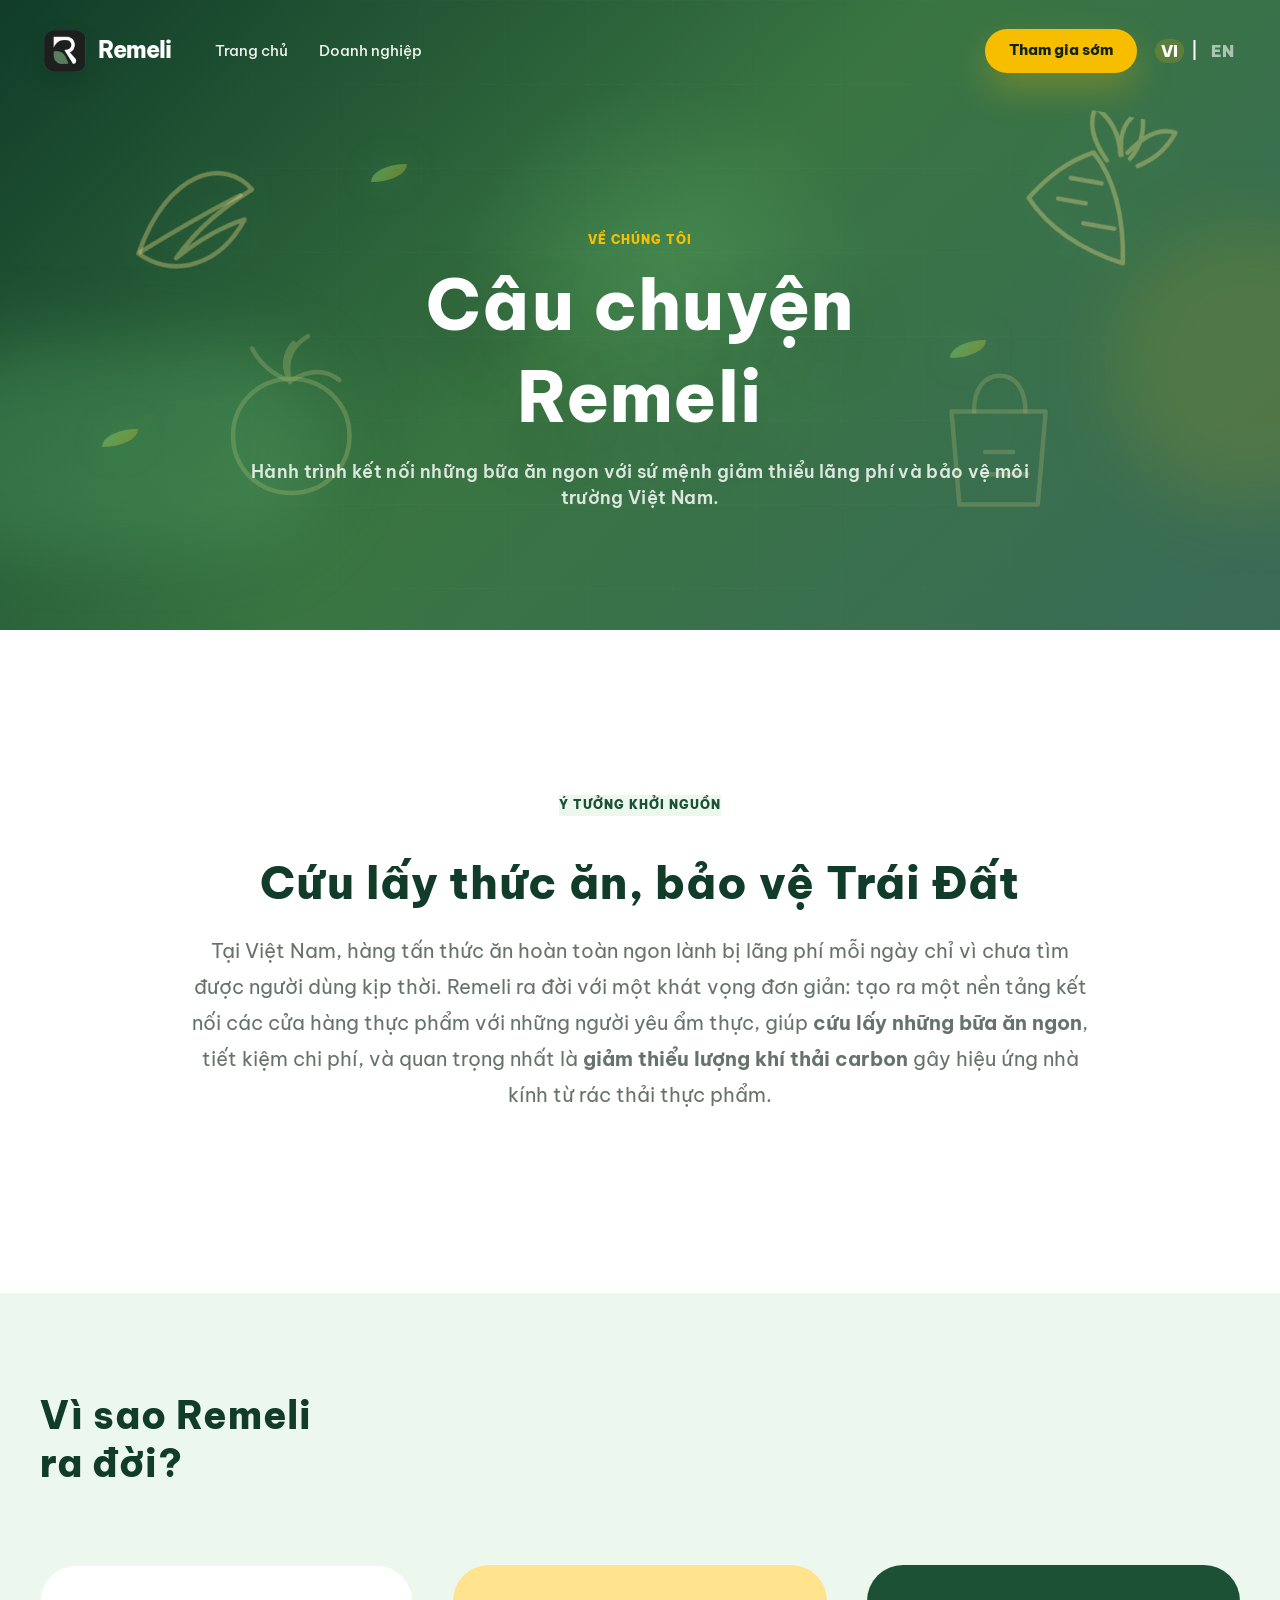
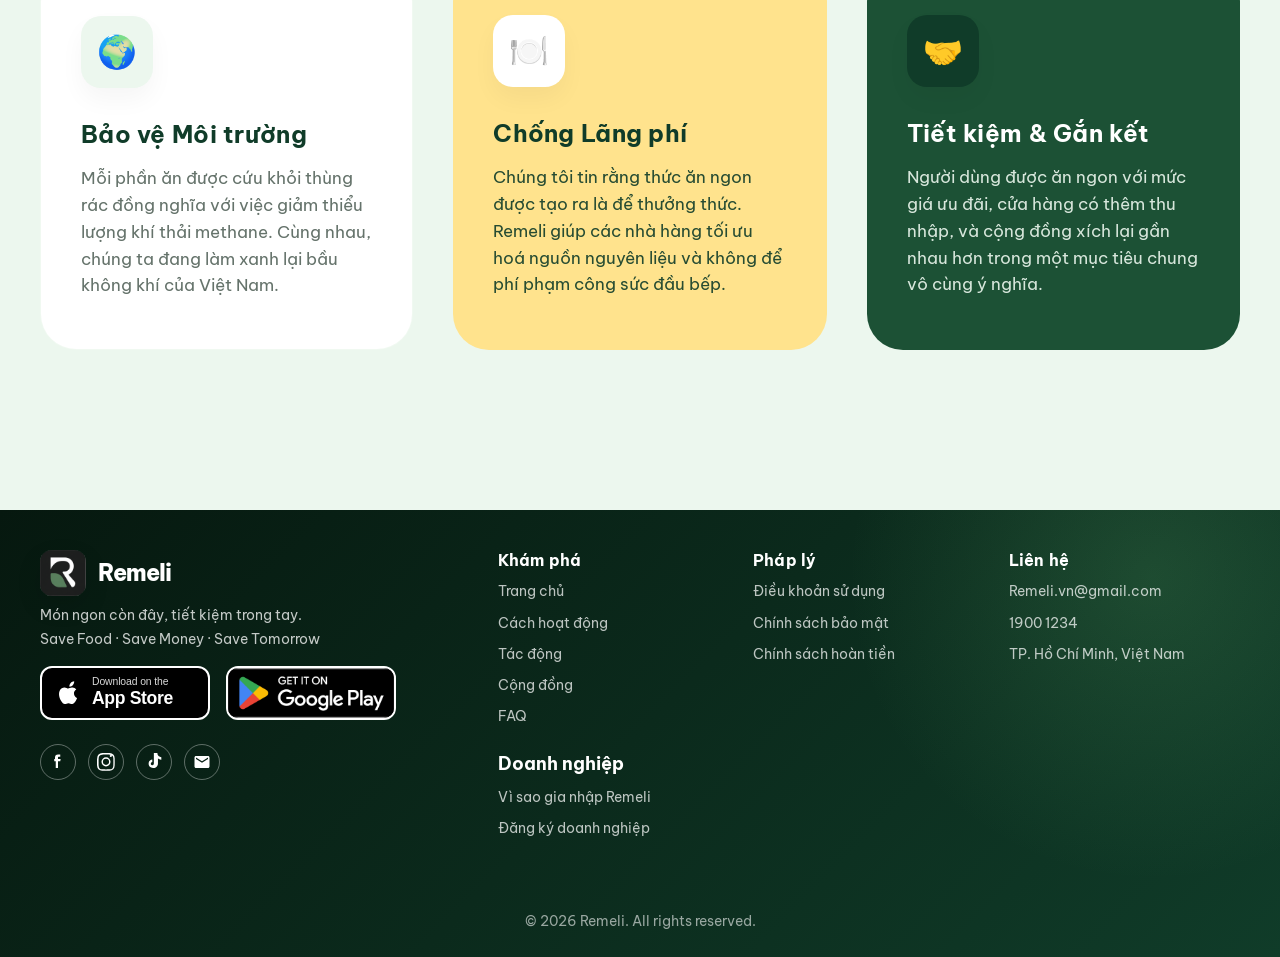
<file: about-remeli.html>
<!DOCTYPE html>
<html lang="vi">
<head>
  <meta charset="UTF-8" />
  <meta name="viewport" content="width=device-width, initial-scale=1.0" />
  <meta name="description" content="Remeli giúp bạn tìm món ngon còn lại trong ngày từ cửa hàng địa phương tại Việt Nam, đặt trước dễ dàng và nhận tại cửa hàng." />
  <title>Remeli | About Remeli</title>
  <link rel="icon" type="image/png" href="assets/favicon.png" />
  <link rel="preconnect" href="https://fonts.googleapis.com">
  <link rel="preconnect" href="https://fonts.gstatic.com" crossorigin>
  <link href="https://fonts.googleapis.com/css2?family=Anton&family=Be+Vietnam+Pro:wght@400;500;600;700;800&display=swap" rel="stylesheet">
  <link rel="stylesheet" href="styles.css" />
</head>
<body class="">
  <svg style="display: none;">
    <defs>
      <linearGradient id="googlePlayGradient" x1="0%" y1="0%" x2="100%" y2="100%">
        <stop offset="0%" stop-color="#00a1ff" />
        <stop offset="30%" stop-color="#00e765" />
        <stop offset="70%" stop-color="#ffb300" />
        <stop offset="100%" stop-color="#ff3a44" />
      </lineargradient>
    </defs>
  </svg>

  <header class="site-header" id="siteHeader">
    <a class="brand" href="index.html" aria-label="Remeli trang chủ" data-i18n-aria-label="brandAria">
      <img src="assets/remeli-logo.png" alt="Remeli logo" />
      <span data-i18n="aboutRemeli">Remeli</span>
    </a>

    <button class="menu-toggle" id="menuToggle" aria-label="Mở menu" aria-expanded="false" data-i18n-aria-label="menuOpen">
      <span></span>
      <span></span>
      <span></span>
    </button>

    <nav class="main-nav" id="mainNav" aria-label="Menu chính" data-i18n-aria-label="mainMenu">
      <div class="nav-item-with-dropdown">
        <a href="index.html" data-i18n="navHome">Trang chủ</a>
        <div class="mega-menu">
          <div class="mega-menu-column">
            <h4 data-i18n="megaApp">App</h4>
            <a href="huong-dan-tai-app.html" data-i18n="megaDownloadApp">Hướng dẫn tải App</a>
            <a href="lam-sao-de-pick-up.html" data-i18n="megaHowToPickup">Làm sao để pick up</a>
          </div>
          <div class="mega-menu-column">
            <h4 data-i18n="megaAboutUs">About us</h4>
            <a href="about-remeli.html" data-i18n="megaAboutRemeli">About Remeli</a>
            <a href="our-team.html" data-i18n="megaOurTeam">Our team</a>
          </div>
          <div class="mega-menu-column">
            <h4 data-i18n="megaCommunity">Community</h4>
            <a href="tac-dong.html" data-i18n="megaImpact">Tác động</a>
            <a href="phan-hoi-khach-hang.html" data-i18n="megaCustomerFeedback">Phản hồi khách hàng</a>
            <a href="faq.html" data-i18n="navFaq">FAQ</a>
          </div>
        </div>
      </div>
      <div class="nav-item-with-dropdown">
        <a href="vi-sao-gia-nhap.html" data-i18n="navMerchant">Doanh nghiệp</a>
        <div class="mega-menu">
          <div class="mega-menu-column">
            <h4 data-i18n="megaForBusiness">Dành cho Doanh nghiệp</h4>
            <a data-i18n="megaWhyJoin" href="vi-sao-gia-nhap.html">Vì sao gia nhập Remeli</a>
            <a data-i18n="megaRegisterBusiness" href="dang-ki-doanh-nghiep.html">Đăng ký doanh nghiệp</a>
          </div>
        </div>
      </div>
    </nav>

    <div class="header-actions">
      <button class="btn btn-yellow btn-small" type="button" data-open-modal="waitlistModal" data-i18n="joinEarly">Tham gia sớm</button>
      <div class="language-toggle" aria-label="Đổi ngôn ngữ" data-i18n-aria-label="languageLabel">
        <button class="lang-option active" type="button" data-lang-switch="vi" aria-pressed="true">VI</button>
        <span>|</span>
        <button class="lang-option" type="button" data-lang-switch="en" aria-pressed="false">EN</button>
      </div>
    </div>
  </header>

  <section class="hero" id="home" style="min-height: 70vh;">
    <div class="hero-bg" aria-hidden="true">
      <svg class="hero-line line-leaf-one" viewBox="0 0 160 160">
        <path d="M29 92c42-69 94-67 111-35-27 10-53 22-79 46 24-12 46-19 67-21-30 35-72 39-99 10Z" />
        <path d="M31 91c31-11 60-21 98-31" />
      </svg>
      <svg class="hero-line line-carrot" viewBox="0 0 160 160">
        <path d="M66 37c22 19 37 52 43 93-42-6-72-21-93-43 15-24 30-39 50-50Z" />
        <path
          d="M96 32c14-21 27-27 39-25-5 14-12 25-28 35M91 35c-6-20-2-32 11-43 6 17 5 32-3 45M79 42c-16-16-22-30-18-45 14 7 25 19 29 38" />
        <path d="M50 63h28M42 83h25M68 101h28" />
      </svg>
      <svg class="hero-line line-tomato" viewBox="0 0 160 160">
        <path d="M77 48c29 0 52 22 52 51s-23 51-52 51-52-22-52-51 23-51 52-51Z" />
        <path d="M76 51c-5-18 1-32 16-41M76 50c-14-5-26-14-34-29M76 50c17-10 30-11 44-1M76 50c-7-12-6-23 3-34" />
      </svg>
      <svg class="hero-line line-bag" viewBox="0 0 160 160">
        <path d="M38 55h84l-7 83H45L38 55Z" />
        <path d="M58 55c0-20 9-32 23-32s23 12 23 32" />
        <path d="M68 91h25M68 111h38" />
      </svg>

      <div class="soft-blob blob-one"></div>
      <div class="soft-blob blob-two"></div>

      <div class="floating-leaf leaf-a"></div>
      <div class="floating-leaf leaf-b"></div>
      <div class="floating-leaf leaf-c"></div>

      <div class="glass-layer"></div>
    </div>

    <div class="hero-content reveal"
      style="padding-top: 100px; text-align: center; display: flex; flex-direction: column; align-items: center;">
      <span class="eyebrow eyebrow-yellow" style="margin: 0 auto 16px;" data-i18n="aboutUs">Về chúng tôi</span>
      <h1 class="split-title" style="justify-content: center;"><span data-i18n="aboutStory">Câu chuyện</span><span data-i18n="aboutRemeli">Remeli</span></h1>
      <p style="margin: 24px auto; max-width: 800px; font-size: 1.15rem; opacity: 0.9;" data-i18n="aboutHeroDesc">Hành trình kết nối những bữa ăn ngon với sứ mệnh giảm thiểu lãng phí và bảo vệ môi trường Việt Nam.</p>
    </div>
  </section>

  <!-- Vision Section -->
  <section style="padding: 160px 24px; background: var(--white); text-align: center;">
    <div style="max-width: 900px; margin: 0 auto;" class="reveal">
      <span class="eyebrow" style="background: var(--green-100); color: var(--green-800);" data-i18n="aboutIdea">Ý tưởng khởi nguồn</span>
      <h2 style="color: var(--green-900); font-size: 2.8rem; margin: 24px 0; font-family: var(--display-font); line-height: 1.2;" data-i18n="aboutSaveFood">Cứu lấy thức ăn, bảo vệ Trái Đất</h2>
      <p style="color: var(--muted); font-size: 1.25rem; line-height: 1.8; margin-top: 24px;" data-i18n="aboutVisionDesc">Tại Việt Nam, hàng tấn thức ăn hoàn toàn ngon lành bị lãng phí mỗi ngày chỉ vì chưa tìm được người dùng kịp thời. Remeli ra đời với một khát vọng đơn giản: tạo ra một nền tảng kết nối các cửa hàng thực phẩm với những người yêu ẩm thực, giúp <strong data-i18n="aboutVisionDesc_p2">cứu lấy những bữa ăn ngon</strong>, tiết kiệm chi phí, và quan trọng nhất là <strong data-i18n="aboutVisionDesc_p4">giảm thiểu lượng khí thải carbon</strong> gây hiệu ứng nhà kính từ rác thải thực phẩm.</p>
    </div>
  </section>

  <!-- Impact/Values Cards -->
  <section style="padding: 100px 24px 160px; background: var(--green-100);">
    <div style="max-width: 1200px; margin: 0 auto;">
      
      <div style="text-align: center; margin-bottom: 80px;" class="reveal">
        <h2 class="split-title" style="color: var(--green-900); justify-content: center;"><span data-i18n="aboutWhyRemeli">Vì sao Remeli</span><span data-i18n="aboutBorn">ra đời?</span></h2>
      </div>

      <style>
        .values-grid { display: grid; grid-template-columns: repeat(auto-fit, minmax(320px, 1fr)); gap: 40px; }
        .value-card { padding: 50px 40px; border-radius: 36px; transition: transform 0.3s ease, box-shadow 0.3s ease; }
        .value-card:hover { transform: translateY(-8px); box-shadow: 0 24px 48px rgba(16, 60, 41, 0.08); }
        .value-icon { width: 72px; height: 72px; border-radius: 20px; display: flex; align-items: center; justify-content: center; font-size: 2rem; margin-bottom: 32px; box-shadow: 0 12px 24px rgba(0,0,0,0.04); }
      </style>

      <div class="values-grid reveal">
        
        <!-- Card 1 -->
        <div class="value-card" style="background: var(--white); border: 1px solid rgba(107, 195, 121, 0.1);">
          <div class="value-icon" style="background: var(--green-100);">🌍</div>
          <h3 style="color: var(--green-900); font-size: 1.5rem; margin-bottom: 16px;" data-i18n="aboutProtectEnv">Bảo vệ Môi trường</h3>
          <p style="color: var(--muted); line-height: 1.6; margin: 0; font-size: 1.05rem;" data-i18n="aboutProtectEnvDesc">Mỗi phần ăn được cứu khỏi thùng rác đồng nghĩa với việc giảm thiểu lượng khí thải methane. Cùng nhau, chúng ta đang làm xanh lại bầu không khí của Việt Nam.</p>
        </div>

        <!-- Card 2 -->
        <div class="value-card" style="background: var(--yellow-soft);">
          <div class="value-icon" style="background: var(--white);">🍽️</div>
          <h3 style="color: var(--green-900); font-size: 1.5rem; margin-bottom: 16px;" data-i18n="aboutFightWaste">Chống Lãng phí</h3>
          <p style="color: var(--green-900); opacity: 0.9; line-height: 1.6; margin: 0; font-size: 1.05rem;" data-i18n="aboutFightWasteDesc">Chúng tôi tin rằng thức ăn ngon được tạo ra là để thưởng thức. Remeli giúp các nhà hàng tối ưu hoá nguồn nguyên liệu và không để phí phạm công sức đầu bếp.</p>
        </div>

        <!-- Card 3 -->
        <div class="value-card" style="background: var(--green-800);">
          <div class="value-icon" style="background: var(--green-900);">🤝</div>
          <h3 style="color: var(--white); font-size: 1.5rem; margin-bottom: 16px;" data-i18n="aboutSaveConnect">Tiết kiệm & Gắn kết</h3>
          <p style="color: var(--green-100); opacity: 0.9; line-height: 1.6; margin: 0; font-size: 1.05rem;" data-i18n="aboutSaveConnectDesc">Người dùng được ăn ngon với mức giá ưu đãi, cửa hàng có thêm thu nhập, và cộng đồng xích lại gần nhau hơn trong một mục tiêu chung vô cùng ý nghĩa.</p>
        </div>

      </div>
    </div>
  </section>

  <footer class="site-footer">
    <div class="footer-brand">
      <a class="brand brand-footer" href="index.html#home">
        <img src="assets/remeli-logo.png" alt="Remeli logo" />
        <span data-i18n="aboutRemeli">Remeli</span>
      </a>
      <p data-i18n="footerSlogan">Món ngon còn đây, tiết kiệm trong tay.<br />Save Food. Save Money. Save Tomorrow.</p>
      
      <!-- Khung Tải ứng dụng App Store & Google Play đồng bộ đa sắc chuẩn ảnh mẫu -->
      <div class="download-badges">
    <a href="#" class="app-badge store-apple" target="_blank" rel="noopener noreferrer">
      <svg viewBox="0 0 384 512" class="icon-apple">
        <path d="M318.7 268.7c-.2-36.7 16.4-64.4 50-84.8-18.8-26.9-47.2-41.7-84.7-44.6-35.5-2.8-74.3 20.7-88.5 20.7-15 0-48.7-22.7-79.4-22.1-39.3.6-76 22.8-96.1 57.3-41.9 71.9-10.7 178.6 30 237.3 19.9 28.7 44 60.7 75 59.5 29.8-1.2 41.2-19.3 77.2-19.3 35.8 0 46.4 19.3 77.6 18.6 31.9-.6 53.1-29.3 72.8-58.1 23.5-34.1 33.1-67 33.6-68.7-1.2-.5-66.4-25.4-66.7-101.5zM297.1 84.4c17.4-21.1 29.2-50.5 26-80.1-25.4 1-56.1 16.9-74.3 38.2-16.2 18.8-30.4 48.6-26.6 77.4 28.4 2.2 57.4-14.4 74.9-35.5z"/>
      </svg>
      <div class="badge-text">
        <small>Download on the</small>
        <strong>App Store</strong>
      </div>
    </a>

    <a href="#" class="app-badge store-google" target="_blank" rel="noopener noreferrer">
        <img src="assets/GetItOnGooglePlay_Badge_Web_color_English.png" alt="Get it on Google Play">
    </a>
</div>
      <!-- Icon Mạng xã hội dạng SVG nét cao -->
      <div class="socials" style="margin-top: 20px;" aria-label="Mạng xã hội" data-i18n-aria-label="socialLabel">
        <a href="https://www.facebook.com/profile.php?id=61591467995736" target="_blank" rel="noopener noreferrer" aria-label="Facebook">
          <svg style="width:18px;height:18px;fill:currentColor;" viewBox="0 0 24 24"><path d="M9 8H7v3h2v9h3v-9h3l.5-3H12V6c0-.88.72-1 1-1h2V2h-3a4 4 0 0 0-4 4v2z"/></svg>
        </a>
        <a href="https://www.instagram.com/remeli.vn/" target="_blank" rel="noopener noreferrer" aria-label="Instagram">
          <svg style="width:18px;height:18px;fill:currentColor;" viewBox="0 0 24 24"><path d="M12 2.16c3.2 0 3.58.01 4.85.07 3.25.15 4.77 1.69 4.92 4.92.06 1.27.07 1.65.07 4.85s-.01 3.58-.07 4.85c-.15 3.23-1.66 4.77-4.92 4.92-1.27.06-1.64.07-4.85.07s-3.58-.01-4.85-.07c-3.26-.15-4.77-1.7-4.92-4.92-.06-1.27-.07-1.65-.07-4.85s.01-3.58.07-4.85c.15-3.23 1.66-4.77 4.92-4.92 1.27-.06 1.64-.07 4.85-.07M12 0C8.74 0 8.33.01 7.05.07c-4.27.2-6.6 2.52-6.8 6.8C.01 8.13 0 8.54 0 11.8s.01 3.67.07 4.95c.2 4.27 2.53 6.61 6.8 6.8 1.28.06 1.69.07 4.95.07s3.67-.01 4.95-.07c4.27-.2 6.61-2.53 6.8-6.8.06-1.28.07-1.69.07-4.95s-.01-3.67-.07-4.95c-.2-4.27-2.53-6.61-6.8-6.8C15.67.01 15.26 0 12 0zm0 5.76a6.04 6.04 0 1 0 0 12.08 6.04 6.04 0 0 0 0-12.08zm0 10.12a4.07 4.07 0 1 1 0-8.14 4.07 4.07 0 0 1 0 8.14zm6.4-10.42a1.41 1.41 0 1 0 0-2.83 1.41 1.41 0 0 0 0 2.83z"/></svg>
        </a>
        <a href="https://www.tiktok.com/@remeli.vn" target="_blank" rel="noopener noreferrer" aria-label="TikTok">
          <svg style="width:18px;height:18px;fill:currentColor;" viewBox="0 0 24 24"><path d="M12.53.02C13.84 0 15.14.01 16.44 0c.08 1.53.63 3.01 1.63 4.14 1.03.9 2.36 1.35 3.71 1.42v3.39c-1.28-.02-2.54-.42-3.6-1.15-.31-.19-.61-.4-.89-.63v6.73c.03 2.22-1.12 4.31-3 5.42-2.11 1.19-4.78 1.12-6.81-.19-2.11-1.42-3.12-4.02-2.49-6.49.53-2.2 2.45-3.83 4.73-3.96v3.4c-.74.05-1.44.47-1.78 1.13-.48.97-.13 2.19.78 2.73.91.56 2.14.31 2.75-.54.27-.41.38-.9.34-1.39V.02z"/></svg>
        </a>
        <a href="mailto:Remeli.vn@gmail.com" aria-label="Email">
          <svg style="width:18px;height:18px;fill:currentColor;" viewBox="0 0 24 24"><path d="M20 4H4c-1.1 0-1.99.9-1.99 2L2 18c0 1.1.9 2 2 2h16c1.1 0 2-.9 2-2V6c0-1.1-.9-2-2-2zm0 4l-8 5-8-5V6l8 5 8-5v2z"/></svg>
        </a>
      </div>
    </div>
    <div class="footer-links">
      <div>
                <h3 data-i18n="footerExplore">Khám phá</h3>
        <a href="index.html#home" data-i18n="navHome">Trang chủ</a>
        <a href="index.html#how-it-works" data-i18n="navHow">Cách hoạt động</a>
        <a href="index.html#impact" data-i18n="navImpact">Tác động</a>
        <a href="index.html#community" data-i18n="navCommunity">Cộng đồng</a>
        <a href="faq.html" data-i18n="navFaq">FAQ</a>
        
        <h4 data-i18n="navMerchant" style="margin-top: 20px; margin-bottom: 8px; color: var(--white); font-weight: 700; font-size: 1.1rem;">Doanh nghiệp</h4>
        <a data-i18n="megaWhyJoin" href="vi-sao-gia-nhap.html">Vì sao gia nhập Remeli</a>
        <a data-i18n="megaRegisterBusiness" href="dang-ki-doanh-nghiep.html">Đăng ký doanh nghiệp</a>
      </div>
      <div>
        <h3 data-i18n="footerLegal">Pháp lý</h3>
        <a href="#" data-i18n="terms">Điều khoản sử dụng</a>
        <a href="#" data-i18n="privacy">Chính sách bảo mật</a>
        <a href="#" data-i18n="refund">Chính sách hoàn tiền</a>
      </div>
      <div>
        <h3 data-i18n="footerContact">Liên hệ</h3>
        <a href="mailto:Remeli.vn@gmail.com">Remeli.vn@gmail.com</a>
        <a href="tel:19001234">1900 1234</a>
        <span data-i18n="location">TP. Hồ Chí Minh, Việt Nam</span>
      </div>
    </div>
    <p class="copyright">© 2026 Remeli. All rights reserved.</p>
  </footer>

  <!-- Khối Pop-up Waitlist hoạt động đồng bộ tại trang FAQ -->
  <div class="modal" id="waitlistModal" aria-hidden="true">
    <div class="modal-overlay" data-close-modal></div>
    <div class="modal-panel modal-panel-small" role="dialog" aria-modal="true" aria-labelledby="waitlistModalTitle">
      <button class="modal-close" type="button" data-close-modal aria-label="Đóng" data-i18n-aria-label="closeModal">×</button>
      <span class="eyebrow" data-i18n="waitlistEyebrow">Tham gia danh sách chờ</span>
      <h2 id="waitlistModalTitle" data-i18n="waitlistModalTitle">Nhận thông tin sớm nhất từ Remeli</h2>
      <p data-i18n="waitlistModalText">Để lại thông tin để Remeli báo cho bạn khi ra mắt tại thành phố của bạn.</p>
      <form class="stacked-form" id="waitlistForm" action="https://script.google.com/macros/s/AKfycbz02_CwynBXLxD4ofVWuuCcy0Z5YHeLYgymd5x6QaJ5G5QAr4hnDKX-C0Sxp8bsQAZKMg/exec" method="POST" target="hidden_iframe">
        <input type="hidden" name="formType" value="waitlist" />
        <label>
          <span data-i18n="emailLabel">Email của bạn</span>
          <input type="email" name="email" required placeholder="" />
        </label>
        <label>
          <span data-i18n="cityLabel">Thành phố</span>
          <select name="city" required>
            <option value="" data-i18n="cityPlaceholder">Chọn thành phố</option>
            <option>TP. Hồ Chí Minh</option>
            <option data-i18n="cityHanoi">Hà Nội</option>
            <option data-i18n="cityDanang">Đà Nẵng</option>
            <option data-i18n="cityCantho">Cần Thơ</option>
            <option data-i18n="cityOther">Khác</option>
          </select>
        </label>
        <label>
          <span data-i18n="roleLabel">Bạn là?</span>
          <select name="role" required>
            <option value="" data-i18n="rolePlaceholder">Bạn là?</option>
            <option data-i18n="roleUser">Người dùng</option>
            <option data-i18n="roleMerchant">Chủ cửa hàng</option>
            <option data-i18n="roleOther">Khác</option>
          </select>
        </label>
        <button class="btn btn-green" type="submit" data-i18n="waitlistButton">Tham gia danh sách chờ</button>
        <p class="form-message" id="waitlistMessage"></p>
      </form>
    </div>
  </div>

  <iframe name="hidden_iframe" id="hiddenFormIframe" style="display:none;" title="form-submit-target"></iframe>

  <script src="script.js"></script>
</body>
</html>
</file>
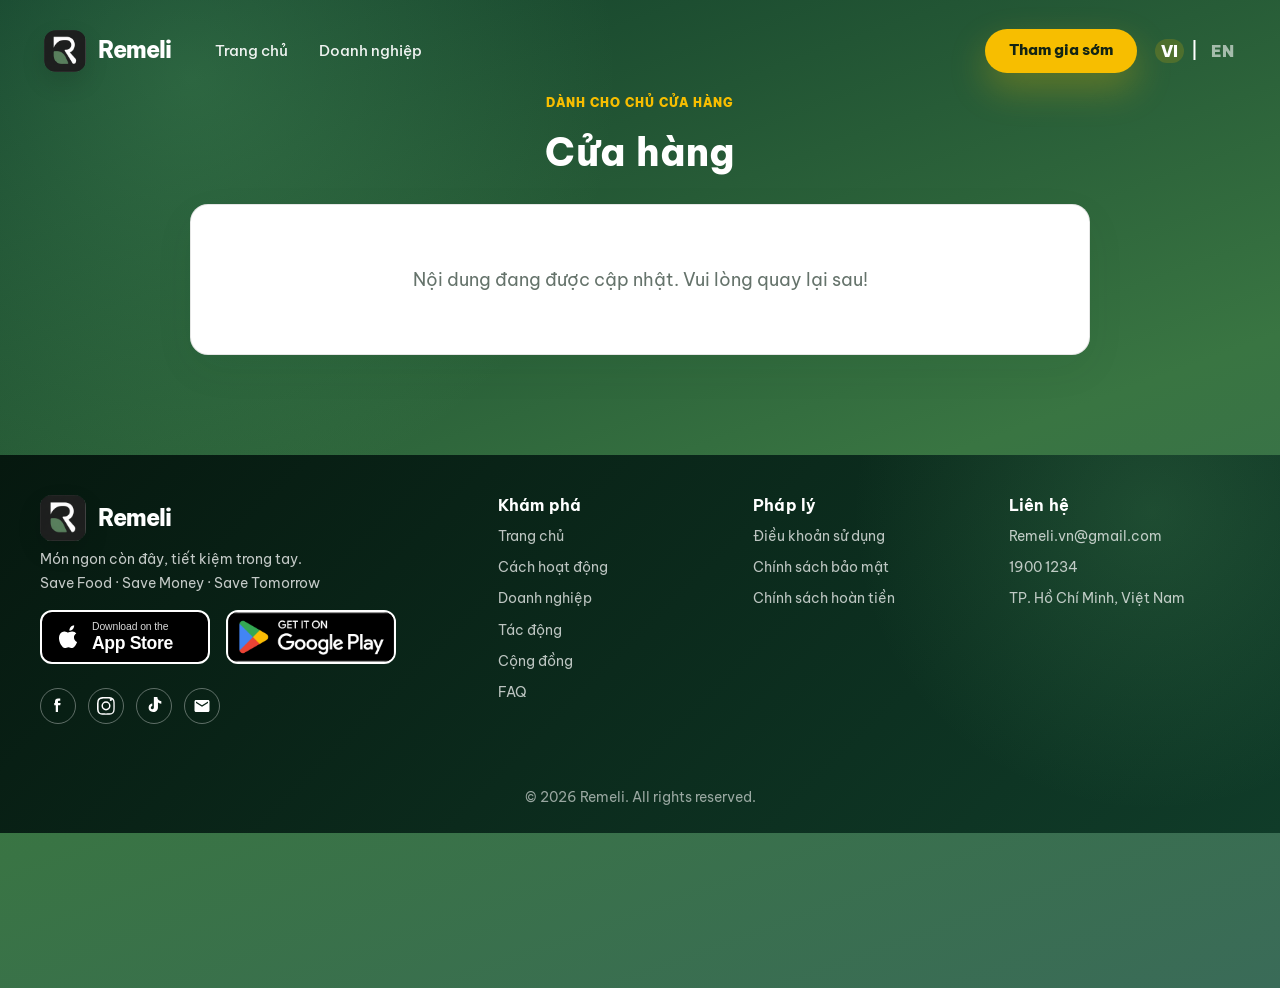
<file: cua-hang.html>
<!DOCTYPE html>
<html lang="vi">
<head>
  <meta charset="UTF-8" />
  <meta name="viewport" content="width=device-width, initial-scale=1.0" />
  <meta name="description" content="Remeli giúp bạn tìm món ngon còn lại trong ngày từ cửa hàng địa phương tại Việt Nam, đặt trước dễ dàng và nhận tại cửa hàng." />
  <title>Remeli | Cửa hàng</title>
  <link rel="icon" type="image/png" href="assets/favicon.png" />
  <link rel="preconnect" href="https://fonts.googleapis.com">
  <link rel="preconnect" href="https://fonts.gstatic.com" crossorigin>
  <link href="https://fonts.googleapis.com/css2?family=Anton&family=Be+Vietnam+Pro:wght@400;500;600;700;800&display=swap" rel="stylesheet">
  <link rel="stylesheet" href="styles.css" />
</head>
<body class="faq-page">
  <svg style="display: none;">
    <defs>
      <linearGradient id="googlePlayGradient" x1="0%" y1="0%" x2="100%" y2="100%">
        <stop offset="0%" stop-color="#00a1ff" />
        <stop offset="30%" stop-color="#00e765" />
        <stop offset="70%" stop-color="#ffb300" />
        <stop offset="100%" stop-color="#ff3a44" />
      </linearGradient>
    </defs>
  </svg>

  <header class="site-header" id="siteHeader">
    <a class="brand" href="index.html" aria-label="Remeli trang chủ" data-i18n-aria-label="brandAria">
      <img src="assets/remeli-logo.png" alt="Remeli logo" />
      <span>Remeli</span>
    </a>

    <button class="menu-toggle" id="menuToggle" aria-label="Mở menu" aria-expanded="false" data-i18n-aria-label="menuOpen">
      <span></span>
      <span></span>
      <span></span>
    </button>

    <nav class="main-nav" id="mainNav" aria-label="Menu chính" data-i18n-aria-label="mainMenu">
      <div class="nav-item-with-dropdown">
        <a href="index.html" data-i18n="navHome">Trang chủ</a>
        <div class="mega-menu">
          <div class="mega-menu-column">
            <h4 data-i18n="megaApp">App</h4>
            <a href="huong-dan-tai-app.html" data-i18n="megaDownloadApp">Hướng dẫn tải App</a>
            <a href="lam-sao-de-pick-up.html" data-i18n="megaHowToPickup">Làm sao để pick up</a>
          </div>
          <div class="mega-menu-column">
            <h4 data-i18n="megaAboutUs">About us</h4>
            <a href="about-remeli.html" data-i18n="megaAboutRemeli">About Remeli</a>
            <a href="our-team.html" data-i18n="megaOurTeam">Our team</a>
          </div>
          <div class="mega-menu-column">
            <h4 data-i18n="megaCommunity">Community</h4>
            <a href="tac-dong.html" data-i18n="megaImpact">Tác động</a>
            <a href="phan-hoi-khach-hang.html" data-i18n="megaCustomerFeedback">Phản hồi khách hàng</a>
          </div>
        </div>
      </div>
      <a href="cua-hang.html" data-i18n="navMerchant">Cửa hàng</a>
    </nav>

    <div class="header-actions">
      <button class="btn btn-yellow btn-small" type="button" data-open-modal="waitlistModal" data-i18n="joinEarly">Tham gia sớm</button>
      <div class="language-toggle" aria-label="Đổi ngôn ngữ" data-i18n-aria-label="languageLabel">
        <button class="lang-option active" type="button" data-lang-switch="vi" aria-pressed="true">VI</button>
        <span>|</span>
        <button class="lang-option" type="button" data-lang-switch="en" aria-pressed="false">EN</button>
      </div>
    </div>
  </header>

  <section class="faq-section" id="content">
    <div class="faq-header reveal">
      <span class="eyebrow eyebrow-yellow">Dành cho chủ cửa hàng</span>
      <h2>Cửa hàng</h2>
    </div>

    <div class="faq-list reveal" style="text-align: center; padding: 60px 0; background: var(--white); border-radius: 18px; border: 1px solid var(--line); box-shadow: 0 14px 42px rgba(16, 60, 41, 0.06);">
      <p style="color: var(--muted); font-size: 1.1rem; margin: 0;">Nội dung đang được cập nhật. Vui lòng quay lại sau!</p>
    </div>
  </section>

  <footer class="site-footer">
    <div class="footer-brand">
      <a class="brand brand-footer" href="index.html#home">
        <img src="assets/remeli-logo.png" alt="Remeli logo" />
        <span>Remeli</span>
      </a>
      <p data-i18n="footerSlogan">Món ngon còn đây, tiết kiệm trong tay.<br />Save Food. Save Money. Save Tomorrow.</p>
      
      <!-- Khung Tải ứng dụng App Store & Google Play đồng bộ đa sắc chuẩn ảnh mẫu -->
      <div class="download-badges">
    <a href="#" class="app-badge store-apple" target="_blank" rel="noopener noreferrer">
      <svg viewBox="0 0 384 512" class="icon-apple">
        <path d="M318.7 268.7c-.2-36.7 16.4-64.4 50-84.8-18.8-26.9-47.2-41.7-84.7-44.6-35.5-2.8-74.3 20.7-88.5 20.7-15 0-48.7-22.7-79.4-22.1-39.3.6-76 22.8-96.1 57.3-41.9 71.9-10.7 178.6 30 237.3 19.9 28.7 44 60.7 75 59.5 29.8-1.2 41.2-19.3 77.2-19.3 35.8 0 46.4 19.3 77.6 18.6 31.9-.6 53.1-29.3 72.8-58.1 23.5-34.1 33.1-67 33.6-68.7-1.2-.5-66.4-25.4-66.7-101.5zM297.1 84.4c17.4-21.1 29.2-50.5 26-80.1-25.4 1-56.1 16.9-74.3 38.2-16.2 18.8-30.4 48.6-26.6 77.4 28.4 2.2 57.4-14.4 74.9-35.5z"/>
      </svg>
      <div class="badge-text">
        <small>Download on the</small>
        <strong>App Store</strong>
      </div>
    </a>

    <a href="#" class="app-badge store-google" target="_blank" rel="noopener noreferrer">
        <img src="assets/GetItOnGooglePlay_Badge_Web_color_English.png" alt="Get it on Google Play">
    </a>
</div>
      <!-- Icon Mạng xã hội dạng SVG nét cao -->
      <div class="socials" style="margin-top: 20px;" aria-label="Mạng xã hội" data-i18n-aria-label="socialLabel">
        <a href="https://www.facebook.com/profile.php?id=61591467995736" target="_blank" rel="noopener noreferrer" aria-label="Facebook">
          <svg style="width:18px;height:18px;fill:currentColor;" viewBox="0 0 24 24"><path d="M9 8H7v3h2v9h3v-9h3l.5-3H12V6c0-.88.72-1 1-1h2V2h-3a4 4 0 0 0-4 4v2z"/></svg>
        </a>
        <a href="https://www.instagram.com/remeli.vn/" target="_blank" rel="noopener noreferrer" aria-label="Instagram">
          <svg style="width:18px;height:18px;fill:currentColor;" viewBox="0 0 24 24"><path d="M12 2.16c3.2 0 3.58.01 4.85.07 3.25.15 4.77 1.69 4.92 4.92.06 1.27.07 1.65.07 4.85s-.01 3.58-.07 4.85c-.15 3.23-1.66 4.77-4.92 4.92-1.27.06-1.64.07-4.85.07s-3.58-.01-4.85-.07c-3.26-.15-4.77-1.7-4.92-4.92-.06-1.27-.07-1.65-.07-4.85s.01-3.58.07-4.85c.15-3.23 1.66-4.77 4.92-4.92 1.27-.06 1.64-.07 4.85-.07M12 0C8.74 0 8.33.01 7.05.07c-4.27.2-6.6 2.52-6.8 6.8C.01 8.13 0 8.54 0 11.8s.01 3.67.07 4.95c.2 4.27 2.53 6.61 6.8 6.8 1.28.06 1.69.07 4.95.07s3.67-.01 4.95-.07c4.27-.2 6.61-2.53 6.8-6.8.06-1.28.07-1.69.07-4.95s-.01-3.67-.07-4.95c-.2-4.27-2.53-6.61-6.8-6.8C15.67.01 15.26 0 12 0zm0 5.76a6.04 6.04 0 1 0 0 12.08 6.04 6.04 0 0 0 0-12.08zm0 10.12a4.07 4.07 0 1 1 0-8.14 4.07 4.07 0 0 1 0 8.14zm6.4-10.42a1.41 1.41 0 1 0 0-2.83 1.41 1.41 0 0 0 0 2.83z"/></svg>
        </a>
        <a href="https://www.tiktok.com/@remeli.vn" target="_blank" rel="noopener noreferrer" aria-label="TikTok">
          <svg style="width:18px;height:18px;fill:currentColor;" viewBox="0 0 24 24"><path d="M12.53.02C13.84 0 15.14.01 16.44 0c.08 1.53.63 3.01 1.63 4.14 1.03.9 2.36 1.35 3.71 1.42v3.39c-1.28-.02-2.54-.42-3.6-1.15-.31-.19-.61-.4-.89-.63v6.73c.03 2.22-1.12 4.31-3 5.42-2.11 1.19-4.78 1.12-6.81-.19-2.11-1.42-3.12-4.02-2.49-6.49.53-2.2 2.45-3.83 4.73-3.96v3.4c-.74.05-1.44.47-1.78 1.13-.48.97-.13 2.19.78 2.73.91.56 2.14.31 2.75-.54.27-.41.38-.9.34-1.39V.02z"/></svg>
        </a>
        <a href="mailto:Remeli.vn@gmail.com" aria-label="Email">
          <svg style="width:18px;height:18px;fill:currentColor;" viewBox="0 0 24 24"><path d="M20 4H4c-1.1 0-1.99.9-1.99 2L2 18c0 1.1.9 2 2 2h16c1.1 0 2-.9 2-2V6c0-1.1-.9-2-2-2zm0 4l-8 5-8-5V6l8 5 8-5v2z"/></svg>
        </a>
      </div>
    </div>
    <div class="footer-links">
      <div>
        <h3 data-i18n="footerExplore">Khám phá</h3>
        <a href="index.html#home" data-i18n="navHome">Trang chủ</a>
        <a href="index.html#how-it-works" data-i18n="navHow">Cách hoạt động</a>
        <a href="cua-hang.html" data-i18n="navMerchant">Cửa hàng</a>
        <a href="index.html#impact" data-i18n="navImpact">Tác động</a>
        <a href="index.html#community" data-i18n="navCommunity">Cộng đồng</a>
        <a href="faq.html" data-i18n="navFaq">FAQ</a>
      </div>
      <div>
        <h3 data-i18n="footerLegal">Pháp lý</h3>
        <a href="#" data-i18n="terms">Điều khoản sử dụng</a>
        <a href="#" data-i18n="privacy">Chính sách bảo mật</a>
        <a href="#" data-i18n="refund">Chính sách hoàn tiền</a>
      </div>
      <div>
        <h3 data-i18n="footerContact">Liên hệ</h3>
        <a href="mailto:Remeli.vn@gmail.com">Remeli.vn@gmail.com</a>
        <a href="tel:19001234">1900 1234</a>
        <span data-i18n="location">TP. Hồ Chí Minh, Việt Nam</span>
      </div>
    </div>
    <p class="copyright">© 2026 Remeli. All rights reserved.</p>
  </footer>

  <!-- Khối Pop-up Waitlist hoạt động đồng bộ tại trang FAQ -->
  <div class="modal" id="waitlistModal" aria-hidden="true">
    <div class="modal-overlay" data-close-modal></div>
    <div class="modal-panel modal-panel-small" role="dialog" aria-modal="true" aria-labelledby="waitlistModalTitle">
      <button class="modal-close" type="button" data-close-modal aria-label="Đóng" data-i18n-aria-label="closeModal">×</button>
      <span class="eyebrow" data-i18n="waitlistEyebrow">Tham gia danh sách chờ</span>
      <h2 id="waitlistModalTitle" data-i18n="waitlistModalTitle">Nhận thông tin sớm nhất từ Remeli</h2>
      <p data-i18n="waitlistModalText">Để lại thông tin để Remeli báo cho bạn khi ra mắt tại thành phố của bạn.</p>
      <form class="stacked-form" id="waitlistForm" action="https://script.google.com/macros/s/AKfycbz02_CwynBXLxD4ofVWuuCcy0Z5YHeLYgymd5x6QaJ5G5QAr4hnDKX-C0Sxp8bsQAZKMg/exec" method="POST" target="hidden_iframe">
        <input type="hidden" name="formType" value="waitlist" />
        <label>
          <span data-i18n="emailLabel">Email của bạn</span>
          <input type="email" name="email" required placeholder="" />
        </label>
        <label>
          <span data-i18n="cityLabel">Thành phố</span>
          <select name="city" required>
            <option value="" data-i18n="cityPlaceholder">Chọn thành phố</option>
            <option>TP. Hồ Chí Minh</option>
            <option data-i18n="cityHanoi">Hà Nội</option>
            <option data-i18n="cityDanang">Đà Nẵng</option>
            <option data-i18n="cityCantho">Cần Thơ</option>
            <option data-i18n="cityOther">Khác</option>
          </select>
        </label>
        <label>
          <span data-i18n="roleLabel">Bạn là?</span>
          <select name="role" required>
            <option value="" data-i18n="rolePlaceholder">Bạn là?</option>
            <option data-i18n="roleUser">Người dùng</option>
            <option data-i18n="roleMerchant">Chủ cửa hàng</option>
            <option data-i18n="roleOther">Khác</option>
          </select>
        </label>
        <button class="btn btn-green" type="submit" data-i18n="waitlistButton">Tham gia danh sách chờ</button>
        <p class="form-message" id="waitlistMessage"></p>
      </form>
    </div>
  </div>

  <iframe name="hidden_iframe" id="hiddenFormIframe" style="display:none;" title="form-submit-target"></iframe>

  <script src="script.js"></script>
</body>
</html>
</file>
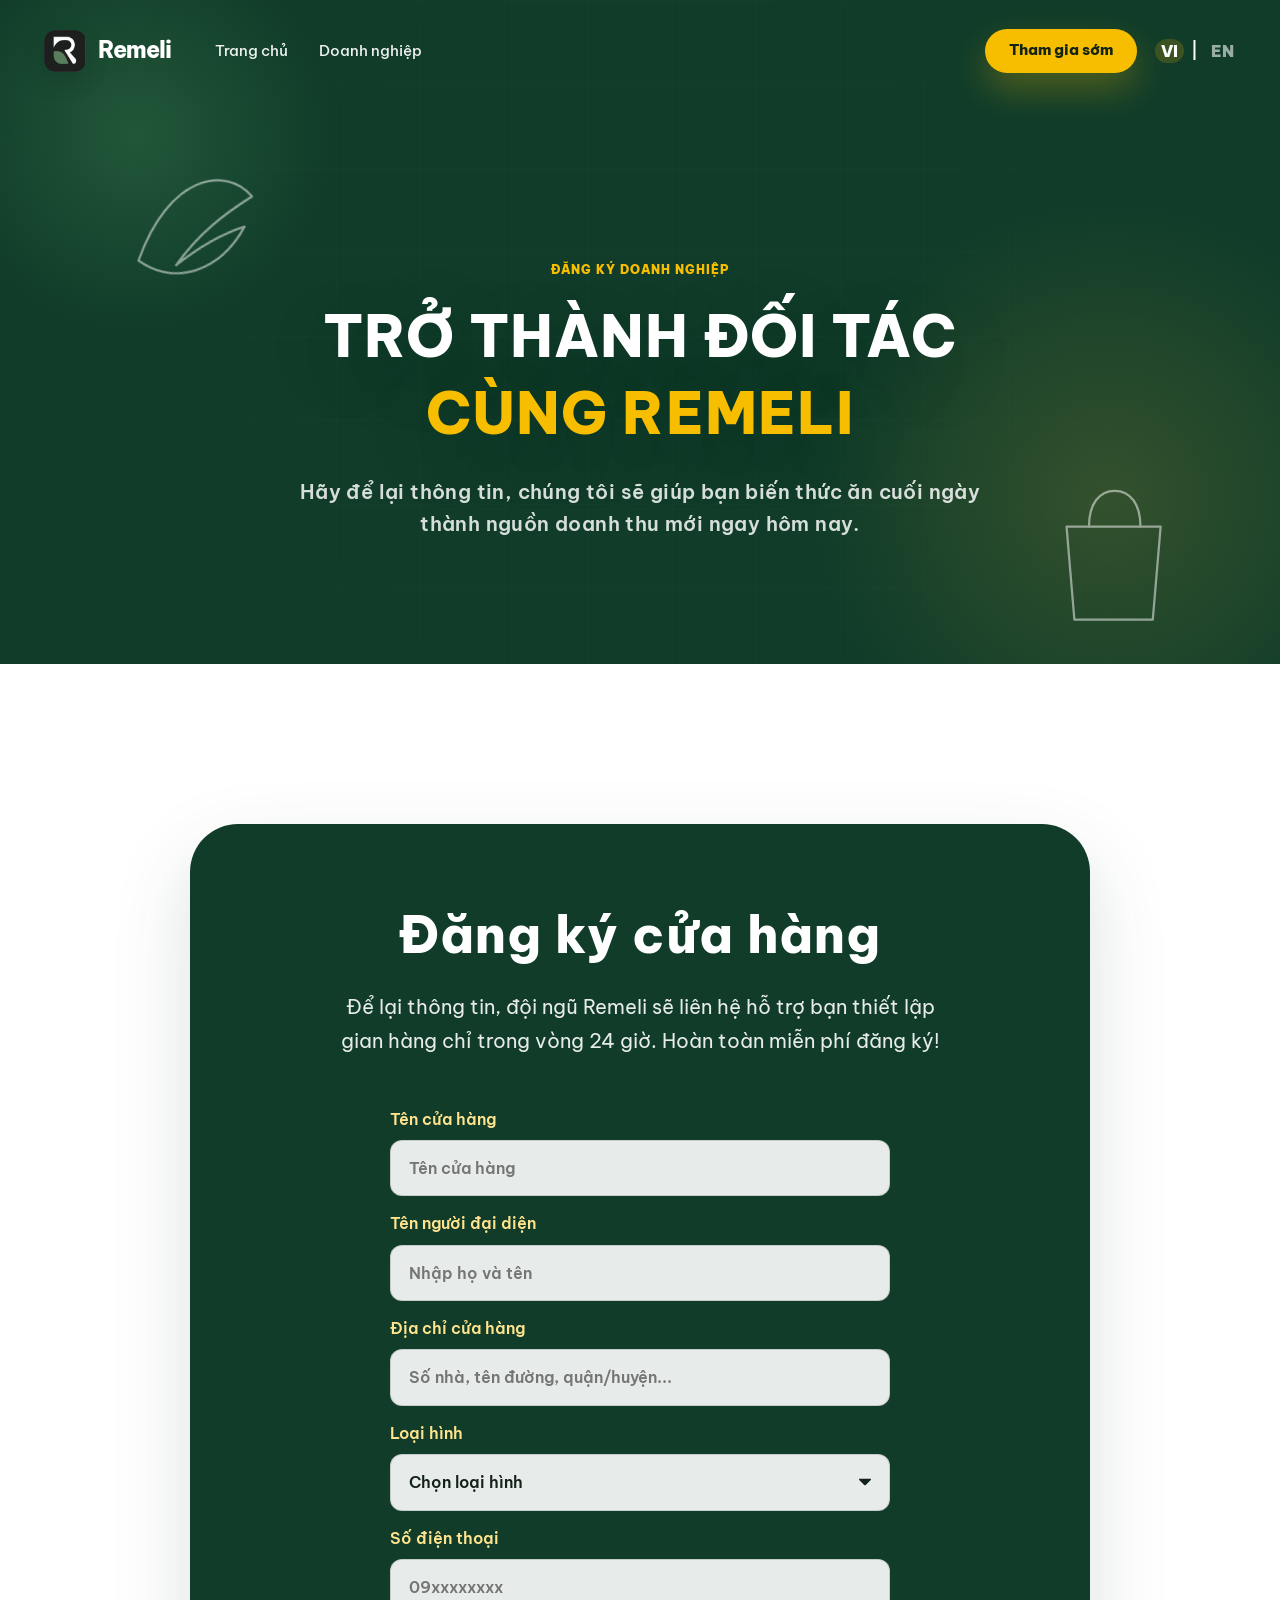
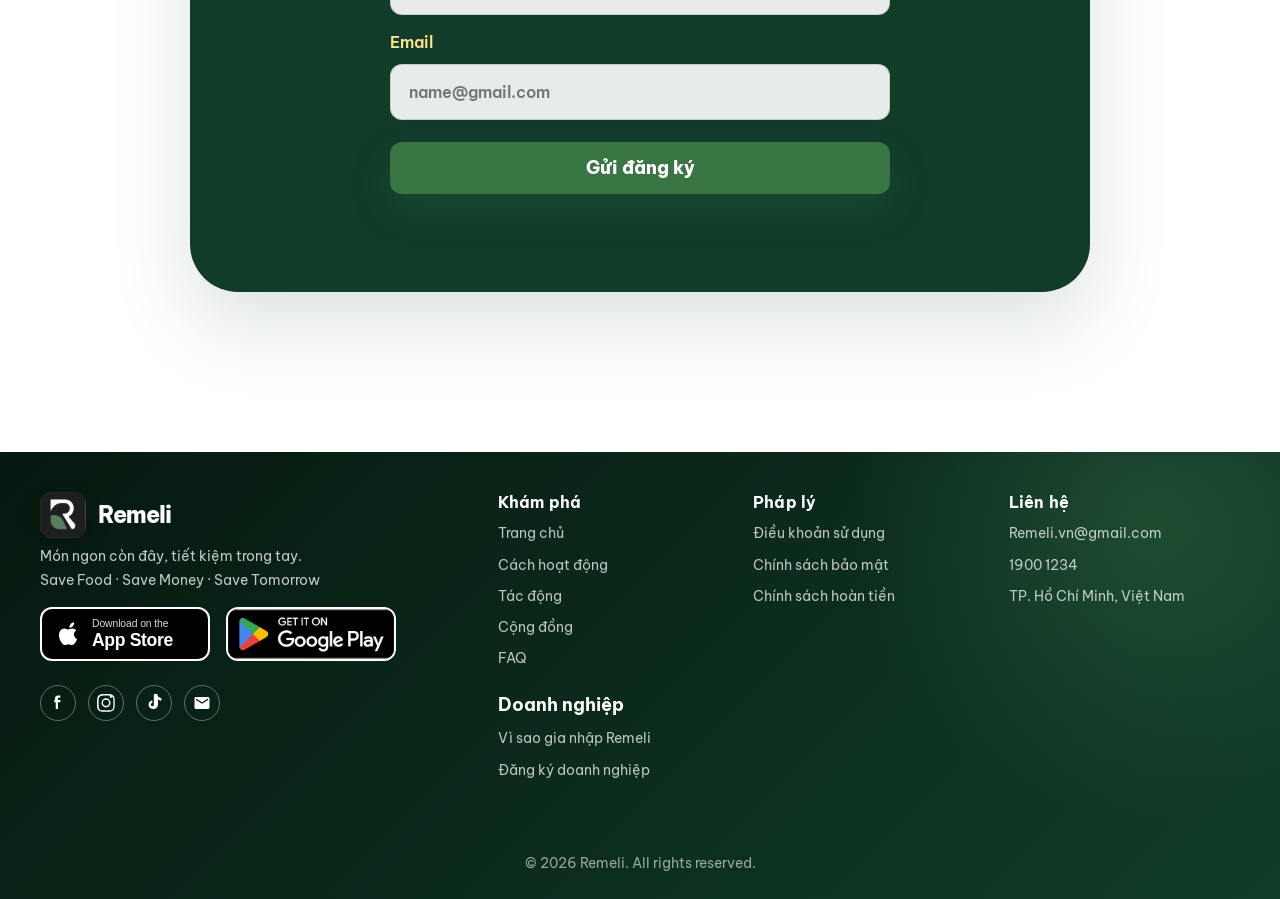
<file: dang-ki-doanh-nghiep.html>
<!DOCTYPE html>
<html lang="vi">
<head>
  <meta charset="UTF-8" />
  <meta name="viewport" content="width=device-width, initial-scale=1.0" />
  <meta name="description" content="Remeli giúp bạn tìm món ngon còn lại trong ngày từ cửa hàng địa phương tại Việt Nam, đặt trước dễ dàng và nhận tại cửa hàng." />
  <title>Remeli | Cửa hàng</title>
  <link rel="icon" type="image/png" href="assets/favicon.png" />
  <link rel="preconnect" href="https://fonts.googleapis.com">
  <link rel="preconnect" href="https://fonts.gstatic.com" crossorigin>
  <link href="https://fonts.googleapis.com/css2?family=Anton&family=Be+Vietnam+Pro:wght@400;500;600;700;800&display=swap" rel="stylesheet">
  <link rel="stylesheet" href="styles.css" />

  <style>
    .on-page-form label {
      color: var(--yellow-soft) !important;
      font-size: 1rem !important;
      font-weight: 600 !important;
    }
    .on-page-form input, .on-page-form select {
      font-size: 1rem !important;
      padding: 14px 18px !important;
      border-radius: 12px !important;
    }
    .on-page-form button {
      font-size: 1.1rem !important;
      padding: 16px !important;
      border-radius: 12px !important;
      margin-top: 8px;
    }
  </style>
</head>
<body class="">
  <svg style="display: none;">
    <defs>
      <linearGradient id="googlePlayGradient" x1="0%" y1="0%" x2="100%" y2="100%">
        <stop offset="0%" stop-color="#00a1ff" />
        <stop offset="30%" stop-color="#00e765" />
        <stop offset="70%" stop-color="#ffb300" />
        <stop offset="100%" stop-color="#ff3a44" />
      </lineargradient>
    </defs>
  </svg>

  <header class="site-header" id="siteHeader">
    <a class="brand" href="index.html" aria-label="Remeli trang chủ" data-i18n-aria-label="brandAria">
      <img src="assets/remeli-logo.png" alt="Remeli logo" />
      <span>Remeli</span>
    </a>

    <button class="menu-toggle" id="menuToggle" aria-label="Mở menu" aria-expanded="false" data-i18n-aria-label="menuOpen">
      <span></span>
      <span></span>
      <span></span>
    </button>

    <nav class="main-nav" id="mainNav" aria-label="Menu chính" data-i18n-aria-label="mainMenu">
      <div class="nav-item-with-dropdown">
        <a href="index.html" data-i18n="navHome">Trang chủ</a>
        <div class="mega-menu">
          <div class="mega-menu-column">
            <h4 data-i18n="megaApp">App</h4>
            <a href="huong-dan-tai-app.html" data-i18n="megaDownloadApp">Hướng dẫn tải App</a>
            <a href="lam-sao-de-pick-up.html" data-i18n="megaHowToPickup">Làm sao để pick up</a>
          </div>
          <div class="mega-menu-column">
            <h4 data-i18n="megaAboutUs">About us</h4>
            <a href="about-remeli.html" data-i18n="megaAboutRemeli">About Remeli</a>
            <a href="our-team.html" data-i18n="megaOurTeam">Our team</a>
          </div>
          <div class="mega-menu-column">
            <h4 data-i18n="megaCommunity">Community</h4>
            <a href="tac-dong.html" data-i18n="megaImpact">Tác động</a>
            <a href="phan-hoi-khach-hang.html" data-i18n="megaCustomerFeedback">Phản hồi khách hàng</a>
            <a href="faq.html" data-i18n="navFaq">FAQ</a>
          </div>
        </div>
      </div>
      <div class="nav-item-with-dropdown">
        <a href="vi-sao-gia-nhap.html" data-i18n="navMerchant">Doanh nghiệp</a>
        <div class="mega-menu">
          <div class="mega-menu-column">
            <h4 data-i18n="megaForBusiness">Dành cho Doanh nghiệp</h4>
            <a href="vi-sao-gia-nhap.html" data-i18n="megaWhyJoin">Vì sao gia nhập Remeli</a>
            <a href="dang-ki-doanh-nghiep.html" data-i18n="megaRegisterBusiness">Đăng ký doanh nghiệp</a>
          </div>
        </div>
      </div>
    </nav>

    <div class="header-actions">
      <button class="btn btn-yellow btn-small" type="button" data-open-modal="waitlistModal" data-i18n="joinEarly">Tham gia sớm</button>
      <div class="language-toggle" aria-label="Đổi ngôn ngữ" data-i18n-aria-label="languageLabel">
        <button class="lang-option active" type="button" data-lang-switch="vi" aria-pressed="true">VI</button>
        <span>|</span>
        <button class="lang-option" type="button" data-lang-switch="en" aria-pressed="false">EN</button>
      </div>
    </div>
  </header>

  <section class="hero" id="home" style="min-height: 70vh; background: var(--green-900); color: var(--white); overflow: hidden; position: relative;">
    <div class="hero-bg" aria-hidden="true">
      <div style="position: absolute; top: -10%; left: -5%; width: 400px; height: 400px; background: radial-gradient(circle, rgba(107,195,121,0.2) 0%, transparent 70%); border-radius: 50%;"></div>
      <div style="position: absolute; bottom: -20%; right: -10%; width: 600px; height: 600px; background: radial-gradient(circle, rgba(255,200,67,0.15) 0%, transparent 70%); border-radius: 50%;"></div>
      
      <svg class="hero-line line-leaf-one" style="opacity: 0.5;" viewBox="0 0 160 160">
        <path d="M29 92c42-69 94-67 111-35-27 10-53 22-79 46 24-12 46-19 67-21-30 35-72 39-99 10Z" fill="none" stroke="currentColor" stroke-width="2"/>
      </svg>
      <svg class="hero-line line-bag" style="opacity: 0.5; top: 70%; left: 80%;" viewBox="0 0 160 160">
        <path d="M38 55h84l-7 83H45L38 55Z" fill="none" stroke="currentColor" stroke-width="2"/>
        <path d="M58 55c0-20 9-32 23-32s23 12 23 32" fill="none" stroke="currentColor" stroke-width="2"/>
      </svg>
      
      <div class="glass-layer"></div>
    </div>

    <div class="hero-content reveal" style="padding-top: 140px; text-align: center; display: flex; flex-direction: column; align-items: center; position: relative; z-index: 10;">
      <span class="eyebrow eyebrow-yellow" data-i18n="regHeroEyebrow" style="margin: 0 auto 16px;">Đăng ký doanh nghiệp</span>
      <h1 style="font-size: 3.6rem; font-family: var(--display-font); line-height: 1.35; margin-bottom: 24px; text-transform: uppercase;"><span data-i18n="regHeroTitle">Trở thành đối tác<br/><span style="color: var(--yellow);">cùng Remeli</span></span></h1>
      <p style="margin: 0 auto 40px; max-width: 700px; font-size: 1.25rem; opacity: 0.9; line-height: 1.6;"><span data-i18n="regHeroDesc">Hãy để lại thông tin, chúng tôi sẽ giúp bạn biến thức ăn cuối ngày thành nguồn doanh thu mới ngay hôm nay.</span></p>
    </div>
  </section>



  <!-- Registration Form Area -->
  <section id="dang-ki" style="padding: 160px 24px; background: var(--white);">
    <div style="max-width: 900px; margin: 0 auto;" class="reveal">
      <div style="background: var(--green-900); border-radius: 48px; padding: 80px 60px; color: var(--white); text-align: center; box-shadow: 0 32px 80px rgba(16, 60, 41, 0.15); display: flex; flex-direction: column; align-items: center;">
        <h2 style="font-size: 3.2rem; margin-bottom: 24px; font-family: var(--display-font); line-height: 1.2;"><span data-i18n="regFormTitle">Đăng ký cửa hàng</span></h2>
        <p style="font-size: 1.25rem; opacity: 0.9; margin-bottom: 48px; max-width: 600px; line-height: 1.7;" data-i18n="regFormDesc">Để lại thông tin, đội ngũ Remeli sẽ liên hệ hỗ trợ bạn thiết lập gian hàng chỉ trong vòng 24 giờ. Hoàn toàn miễn phí đăng ký!</p>
        
        <!-- A mock form -->
        <form class="stacked-form on-page-form" id="merchantPageForm" style="width: 100%; max-width: 500px; margin: 0 auto; text-align: left;"
        action="https://script.google.com/macros/s/AKfycbz02_CwynBXLxD4ofVWuuCcy0Z5YHeLYgymd5x6QaJ5G5QAr4hnDKX-C0Sxp8bsQAZKMg/exec"
        method="POST" target="hidden_iframe">
        <input type="hidden" name="formType" value="merchant" />

        <!-- 1. Tên cửa hàng -->
        <label><span data-i18n="storeNameLabel">Tên cửa hàng</span><input name="store_name" required
            placeholder="Tên cửa hàng" data-i18n-placeholder="storeNameSimplePlaceholder" /></label>

        <!-- 2. Tên người đại diện (MỚI) -->
        <label><span data-i18n="representativeNameLabel">Tên người đại diện</span><input name="representative_name"
            required placeholder="Nhập họ và tên" data-i18n-placeholder="representativeNamePlaceholder" /></label>

        <!-- 3. Địa chỉ cửa hàng (MỚI) -->
        <label><span data-i18n="storeAddressLabel">Địa chỉ cửa hàng</span><input name="store_address" required
            placeholder="Số nhà, tên đường, quận/huyện..." data-i18n-placeholder="storeAddressPlaceholder" /></label>

        <!-- 4. Loại hình -->
        <label><span data-i18n="businessTypeLabel">Loại hình</span>
          <select name="business_type" required>
            <option value="" data-i18n="businessTypePlaceholder">Chọn loại hình</option>
            <option data-i18n="typeCafe">Tiệm cà phê</option>
            <option data-i18n="typeBakery">Tiệm bánh</option>
            <option data-i18n="typeFoodShop">Quán ăn</option>
            <option data-i18n="typeRestaurant">Nhà hàng</option>
            <option data-i18n="typeMiniMart">Siêu thị mini</option>
            <option data-i18n="cityOther">Khác</option>
          </select>
        </label>

        <label><span data-i18n="phoneLabel">Số điện thoại</span><input name="phone" required placeholder="09xxxxxxxx"
            data-i18n-placeholder="phonePlaceholder" /></label>
        <label><span data-i18n="emailShortLabel">Email</span><input type="email" name="email" required
            placeholder="name@gmail.com" data-i18n-placeholder="emailPlaceholder" /></label>
        <button class="btn btn-green" type="submit" data-i18n="merchantSubmit">Gửi đăng ký</button>
        <p class="form-message"></p>
      </form>
      </div>
    </div>
  </section>

  <footer class="site-footer">
    <div class="footer-brand">
      <a class="brand brand-footer" href="#home">
        <img src="assets/remeli-logo.png" alt="Remeli logo" />
        <span>Remeli</span>
      </a>
      <p data-i18n="footerSlogan">Món ngon còn đây, tiết kiệm trong tay.<br />Save Food · Save Money · Save Tomorrow</p>

      <div class="download-badges">
        <a href="#" class="app-badge store-apple" target="_blank" rel="noopener noreferrer">
          <svg viewBox="0 0 384 512" class="icon-apple">
            <path
              d="M318.7 268.7c-.2-36.7 16.4-64.4 50-84.8-18.8-26.9-47.2-41.7-84.7-44.6-35.5-2.8-74.3 20.7-88.5 20.7-15 0-48.7-22.7-79.4-22.1-39.3.6-76 22.8-96.1 57.3-41.9 71.9-10.7 178.6 30 237.3 19.9 28.7 44 60.7 75 59.5 29.8-1.2 41.2-19.3 77.2-19.3 35.8 0 46.4 19.3 77.6 18.6 31.9-.6 53.1-29.3 72.8-58.1 23.5-34.1 33.1-67 33.6-68.7-1.2-.5-66.4-25.4-66.7-101.5zM297.1 84.4c17.4-21.1 29.2-50.5 26-80.1-25.4 1-56.1 16.9-74.3 38.2-16.2 18.8-30.4 48.6-26.6 77.4 28.4 2.2 57.4-14.4 74.9-35.5z" />
          </svg>
          <div class="badge-text">
            <small>Download on the</small>
            <strong>App Store</strong>
          </div>
        </a>

        <a href="#" class="app-badge store-google" target="_blank" rel="noopener noreferrer">
          <img src="assets/GetItOnGooglePlay_Badge_Web_color_English.png" alt="Get it on Google Play">
        </a>
      </div>

      <div class="socials" style="margin-top: 20px;" aria-label="Mạng xã hội" data-i18n-aria-label="socialLabel">
        <a href="https://www.facebook.com/profile.php?id=61591467995736" target="_blank" rel="noopener noreferrer"
          aria-label="Facebook">
          <svg style="width:18px;height:18px;fill:currentColor;" viewBox="0 0 24 24">
            <path d="M9 8H7v3h2v9h3v-9h3l.5-3H12V6c0-.88.72-1 1-1h2V2h-3a4 4 0 0 0-4 4v2z" />
          </svg>
        </a>
        <a href="https://www.instagram.com/remeli.vn/" target="_blank" rel="noopener noreferrer" aria-label="Instagram">
          <svg style="width:18px;height:18px;fill:currentColor;" viewBox="0 0 24 24">
            <path
              d="M12 2.16c3.2 0 3.58.01 4.85.07 3.25.15 4.77 1.69 4.92 4.92.06 1.27.07 1.65.07 4.85s-.01 3.58-.07 4.85c-.15 3.23-1.66 4.77-4.92 4.92-1.27.06-1.64.07-4.85.07s-3.58-.01-4.85-.07c-3.26-.15-4.77-1.7-4.92-4.92-.06-1.27-.07-1.65-.07-4.85s.01-3.58.07-4.85c.15-3.23 1.66-4.77 4.92-4.92 1.27-.06 1.64-.07 4.85-.07M12 0C8.74 0 8.33.01 7.05.07c-4.27.2-6.6 2.52-6.8 6.8C.01 8.13 0 8.54 0 11.8s.01 3.67.07 4.95c.2 4.27 2.53 6.61 6.8 6.8 1.28.06 1.69.07 4.95.07s3.67-.01 4.95-.07c4.27-.2 6.61-2.53 6.8-6.8.06-1.28.07-1.69.07-4.95s-.01-3.67-.07-4.95c-.2-4.27-2.53-6.61-6.8-6.8C15.67.01 15.26 0 12 0zm0 5.76a6.04 6.04 0 1 0 0 12.08 6.04 6.04 0 0 0 0-12.08zm0 10.12a4.07 4.07 0 1 1 0-8.14 4.07 4.07 0 0 1 0 8.14zm6.4-10.42a1.41 1.41 0 1 0 0-2.83 1.41 1.41 0 0 0 0 2.83z" />
          </svg>
        </a>
        <a href="https://www.tiktok.com/@remeli.vn" target="_blank" rel="noopener noreferrer" aria-label="TikTok">
          <svg style="width:18px;height:18px;fill:currentColor;" viewBox="0 0 24 24">
            <path
              d="M12.53.02C13.84 0 15.14.01 16.44 0c.08 1.53.63 3.01 1.63 4.14 1.03.9 2.36 1.35 3.71 1.42v3.39c-1.28-.02-2.54-.42-3.6-1.15-.31-.19-.61-.4-.89-.63v6.73c.03 2.22-1.12 4.31-3 5.42-2.11 1.19-4.78 1.12-6.81-.19-2.11-1.42-3.12-4.02-2.49-6.49.53-2.2 2.45-3.83 4.73-3.96v3.4c-.74.05-1.44.47-1.78 1.13-.48.97-.13 2.19.78 2.73.91.56 2.14.31 2.75-.54.27-.41.38-.9.34-1.39V.02z" />
          </svg>
        </a>
        <a href="mailto:Remeli.vn@gmail.com" aria-label="Email">
          <svg style="width:18px;height:18px;fill:currentColor;" viewBox="0 0 24 24">
            <path
              d="M20 4H4c-1.1 0-1.99.9-1.99 2L2 18c0 1.1.9 2 2 2h16c1.1 0 2-.9 2-2V6c0-1.1-.9-2-2-2zm0 4l-8 5-8-5V6l8 5 8-5v2z" />
          </svg>
        </a>
      </div>
    </div>
    <div class="footer-links">
      <div>
                <h3 data-i18n="footerExplore">Khám phá</h3>
        <a href="index.html#home" data-i18n="navHome">Trang chủ</a>
        <a href="index.html#how-it-works" data-i18n="navHow">Cách hoạt động</a>
        <a href="index.html#impact" data-i18n="navImpact">Tác động</a>
        <a href="index.html#community" data-i18n="navCommunity">Cộng đồng</a>
        <a href="faq.html" data-i18n="navFaq">FAQ</a>
        
        <h4 style="margin-top: 20px; margin-bottom: 8px; color: var(--white); font-weight: 700; font-size: 1.1rem;" data-i18n="footerMerchantSection">Doanh nghiệp</h4>
        <a href="vi-sao-gia-nhap.html" data-i18n="megaWhyJoin">Vì sao gia nhập Remeli</a>
        <a href="dang-ki-doanh-nghiep.html" data-i18n="megaRegisterBusiness">Đăng ký doanh nghiệp</a>
      </div>
      <div>
        <h3 data-i18n="footerLegal">Pháp lý</h3>
        <a href="#" data-i18n="terms">Điều khoản sử dụng</a>
        <a href="#" data-i18n="privacy">Chính sách bảo mật</a>
        <a href="#" data-i18n="refund">Chính sách hoàn tiền</a>
      </div>
      <div>
        <h3 data-i18n="footerContact">Liên hệ</h3>
        <a href="mailto:Remeli.vn@gmail.com">Remeli.vn@gmail.com</a>
        <a href="tel:19001234">1900 1234</a>
        <span data-i18n="location">TP. Hồ Chí Minh, Việt Nam</span>
      </div>
    </div>
    <p class="copyright">© 2026 Remeli. All rights reserved.</p>
  </footer>

  <!-- Khối Pop-up Waitlist hoạt động đồng bộ tại trang FAQ -->
  <div class="modal" id="waitlistModal" aria-hidden="true">
    <div class="modal-overlay" data-close-modal></div>
    <div class="modal-panel modal-panel-small" role="dialog" aria-modal="true" aria-labelledby="waitlistModalTitle">
      <button class="modal-close" type="button" data-close-modal aria-label="Đóng" data-i18n-aria-label="closeModal">×</button>
      <span class="eyebrow" data-i18n="waitlistEyebrow">Tham gia danh sách chờ</span>
      <h2 id="waitlistModalTitle" data-i18n="waitlistModalTitle">Nhận thông tin sớm nhất từ Remeli</h2>
      <p data-i18n="waitlistModalText">Để lại thông tin để Remeli báo cho bạn khi ra mắt tại thành phố của bạn.</p>
      <form class="stacked-form" id="waitlistForm" action="https://script.google.com/macros/s/AKfycbz02_CwynBXLxD4ofVWuuCcy0Z5YHeLYgymd5x6QaJ5G5QAr4hnDKX-C0Sxp8bsQAZKMg/exec" method="POST" target="hidden_iframe">
        <input type="hidden" name="formType" value="waitlist" />
        <label>
          <span data-i18n="emailLabel">Email của bạn</span>
          <input type="email" name="email" required placeholder="" />
        </label>
        <label>
          <span data-i18n="cityLabel">Thành phố</span>
          <select name="city" required>
            <option value="" data-i18n="cityPlaceholder">Chọn thành phố</option>
            <option>TP. Hồ Chí Minh</option>
            <option data-i18n="cityHanoi">Hà Nội</option>
            <option data-i18n="cityDanang">Đà Nẵng</option>
            <option data-i18n="cityCantho">Cần Thơ</option>
            <option data-i18n="cityOther">Khác</option>
          </select>
        </label>
        <label>
          <span data-i18n="roleLabel">Bạn là?</span>
          <select name="role" required>
            <option value="" data-i18n="rolePlaceholder">Bạn là?</option>
            <option data-i18n="roleUser">Người dùng</option>
            <option data-i18n="roleMerchant">Chủ cửa hàng</option>
            <option data-i18n="roleOther">Khác</option>
          </select>
        </label>
        <button class="btn btn-green" type="submit" data-i18n="waitlistButton">Tham gia danh sách chờ</button>
        <p class="form-message" id="waitlistMessage"></p>
      </form>
    </div>
  </div>

  <div class="modal" id="successModal" aria-hidden="true">
    <div class="modal-overlay" data-close-modal></div>
    <div class="modal-panel modal-panel-small" role="dialog" aria-modal="true" aria-labelledby="successModalTitle">
      <button class="modal-close" type="button" data-close-modal aria-label="Đóng"
        data-i18n-aria-label="closeModal">×</button>
      <div style="text-align: center; padding: 20px 0;">
        <div style="font-size: 3rem; margin-bottom: 16px;">✨</div>
        <h2 id="successModalTitle" data-i18n="successTitle" style="font-size: 1.5rem; margin-bottom: 12px;">Cảm ơn bạn
          đã quan tâm Remeli</h2>
        <p data-i18n="successMessage" style="color: var(--muted); margin-bottom: 24px;">Remeli sẽ sớm liên hệ với bạn.
        </p>
        <button class="btn btn-green" type="button" data-close-modal data-i18n="returnHome" style="width: 100%;">Trở về
          trang chủ</button>
      </div>
    </div>
  </div>

  
<iframe name="hidden_iframe" id="hiddenFormIframe" style="display:none;" title="form-submit-target"></iframe>

  <script src="script.js"></script>
</body>
</html>
</file>
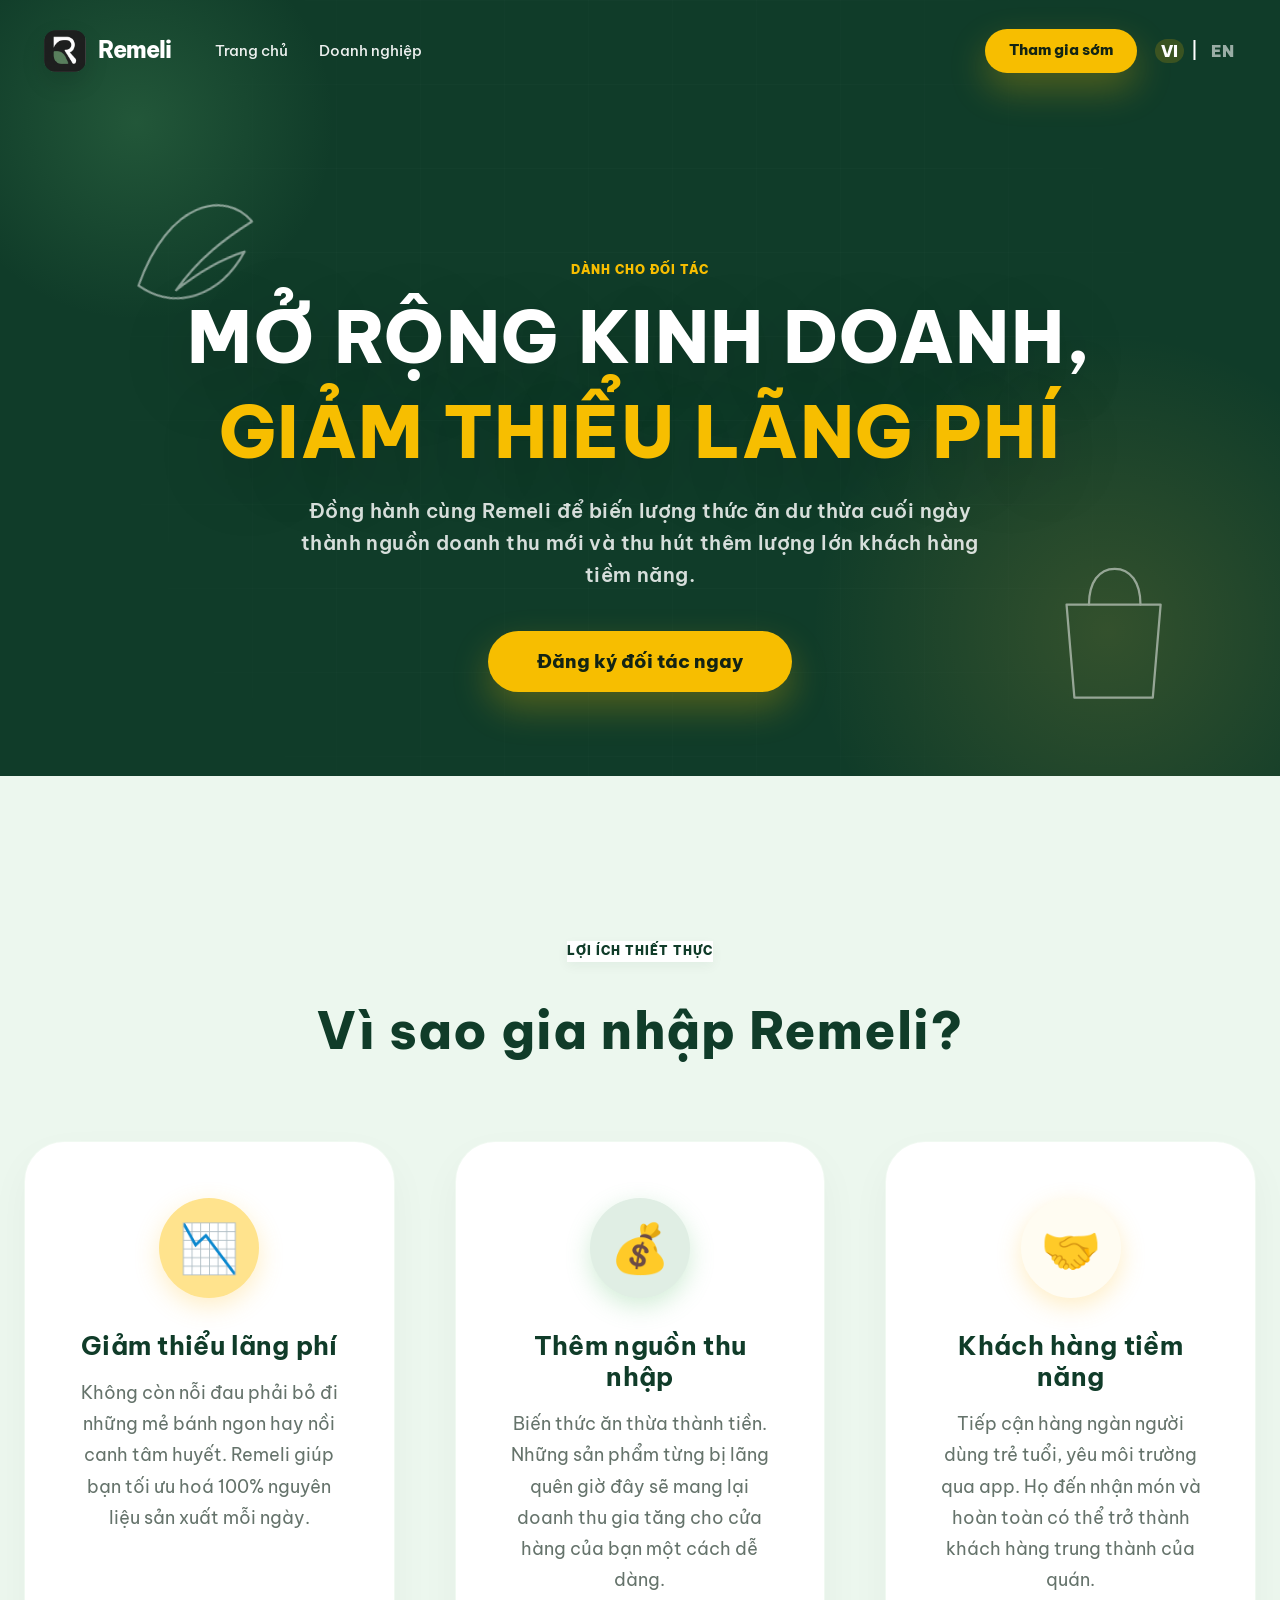
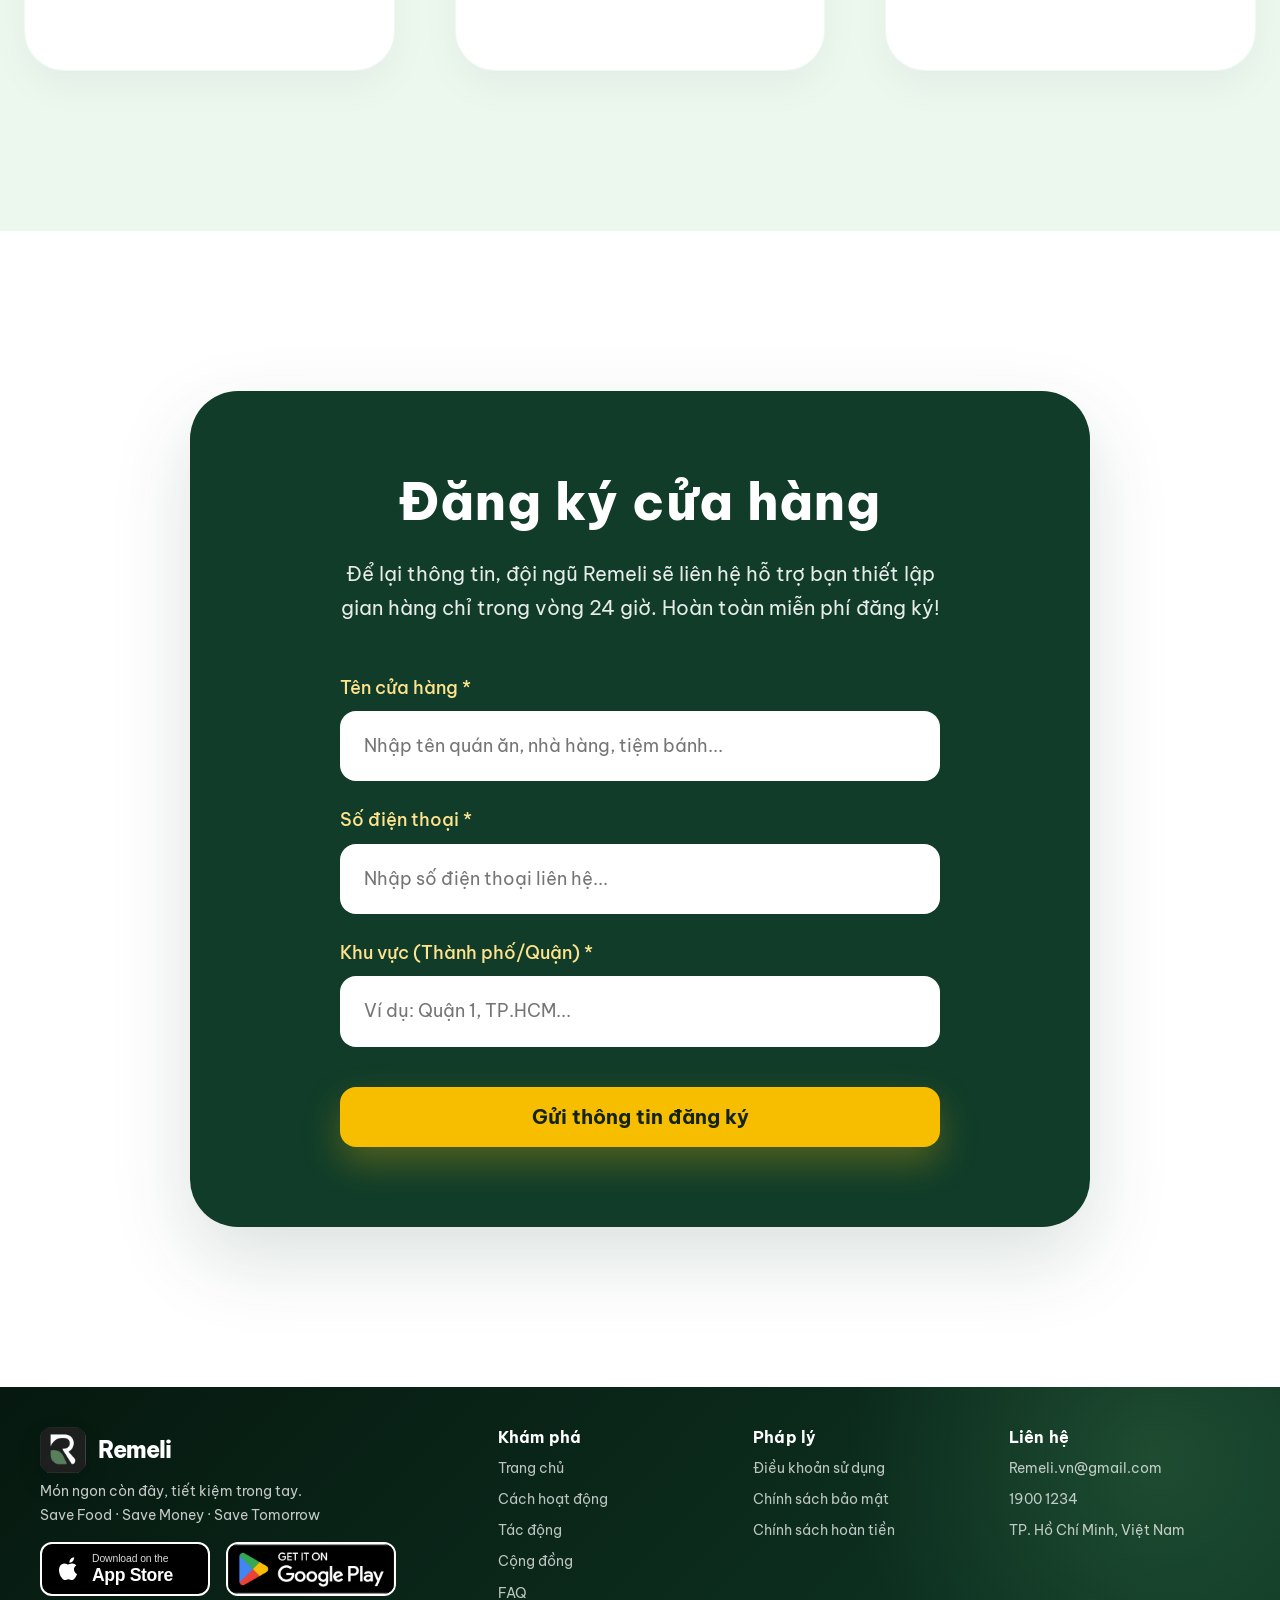
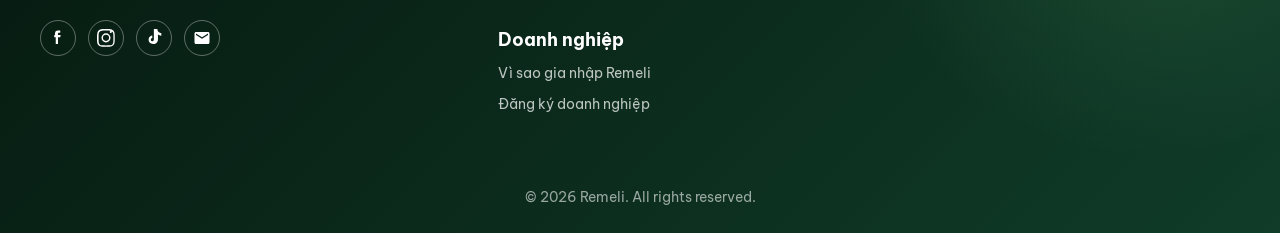
<file: doanh-nghiep.html>
<!DOCTYPE html>
<html lang="vi">

<head>
  <meta charset="UTF-8" />
  <meta name="viewport" content="width=device-width, initial-scale=1.0" />
  <meta name="description"
    content="Remeli giúp bạn tìm món ngon còn lại trong ngày từ cửa hàng địa phương tại Việt Nam, đặt trước dễ dàng và nhận tại cửa hàng." />
  <title>Remeli | Cửa hàng</title>
  <link rel="icon" type="image/png" href="assets/favicon.png" />
  <link rel="preconnect" href="https://fonts.googleapis.com">
  <link rel="preconnect" href="https://fonts.gstatic.com" crossorigin>
  <link
    href="https://fonts.googleapis.com/css2?family=Anton&family=Be+Vietnam+Pro:wght@400;500;600;700;800&display=swap"
    rel="stylesheet">
  <link rel="stylesheet" href="styles.css" />
</head>

<body class="">
  <svg style="display: none;">
    <defs>
      <linearGradient id="googlePlayGradient" x1="0%" y1="0%" x2="100%" y2="100%">
        <stop offset="0%" stop-color="#00a1ff" />
        <stop offset="30%" stop-color="#00e765" />
        <stop offset="70%" stop-color="#ffb300" />
        <stop offset="100%" stop-color="#ff3a44" />
      </lineargradient>
    </defs>
  </svg>

  <header class="site-header" id="siteHeader">
    <a class="brand" href="index.html" aria-label="Remeli trang chủ" data-i18n-aria-label="brandAria">
      <img src="assets/remeli-logo.png" alt="Remeli logo" />
      <span>Remeli</span>
    </a>

    <button class="menu-toggle" id="menuToggle" aria-label="Mở menu" aria-expanded="false"
      data-i18n-aria-label="menuOpen">
      <span></span>
      <span></span>
      <span></span>
    </button>

    <nav class="main-nav" id="mainNav" aria-label="Menu chính" data-i18n-aria-label="mainMenu">
      <div class="nav-item-with-dropdown">
        <a href="index.html" data-i18n="navHome">Trang chủ</a>
        <div class="mega-menu">
          <div class="mega-menu-column">
            <h4 data-i18n="megaApp">App</h4>
            <a href="huong-dan-tai-app.html" data-i18n="megaDownloadApp">Hướng dẫn tải App</a>
            <a href="lam-sao-de-pick-up.html" data-i18n="megaHowToPickup">Làm sao để pick up</a>
          </div>
          <div class="mega-menu-column">
            <h4 data-i18n="megaAboutUs">About us</h4>
            <a href="about-remeli.html" data-i18n="megaAboutRemeli">About Remeli</a>
            <a href="our-team.html" data-i18n="megaOurTeam">Our team</a>
          </div>
          <div class="mega-menu-column">
            <h4 data-i18n="megaCommunity">Community</h4>
            <a href="tac-dong.html" data-i18n="megaImpact">Tác động</a>
            <a href="phan-hoi-khach-hang.html" data-i18n="megaCustomerFeedback">Phản hồi khách hàng</a>
            <a href="faq.html" data-i18n="navFaq">FAQ</a>
          </div>
        </div>
      </div>
      <div class="nav-item-with-dropdown">
        <a href="vi-sao-gia-nhap.html" data-i18n="navMerchant">Doanh nghiệp</a>
        <div class="mega-menu">
          <div class="mega-menu-column">
            <h4 data-i18n="megaForBusiness">Dành cho Doanh nghiệp</h4>
            <a href="vi-sao-gia-nhap.html" data-i18n="megaWhyJoin">Vì sao gia nhập Remeli</a>
            <a href="dang-ki-doanh-nghiep.html" data-i18n="megaRegisterBusiness">Đăng ký doanh nghiệp</a>
          </div>
        </div>
      </div>
    </nav>

    <div class="header-actions">
      <button class="btn btn-yellow btn-small" type="button" data-open-modal="waitlistModal" data-i18n="joinEarly">Tham
        gia sớm</button>
      <div class="language-toggle" aria-label="Đổi ngôn ngữ" data-i18n-aria-label="languageLabel">
        <button class="lang-option active" type="button" data-lang-switch="vi" aria-pressed="true">VI</button>
        <span>|</span>
        <button class="lang-option" type="button" data-lang-switch="en" aria-pressed="false">EN</button>
      </div>
    </div>
  </header>

  <section class="hero" id="home"
    style="min-height: 70vh; background: var(--green-900); color: var(--white); overflow: hidden; position: relative;">
    <div class="hero-bg" aria-hidden="true">
      <div
        style="position: absolute; top: -10%; left: -5%; width: 400px; height: 400px; background: radial-gradient(circle, rgba(107,195,121,0.2) 0%, transparent 70%); border-radius: 50%;">
      </div>
      <div
        style="position: absolute; bottom: -20%; right: -10%; width: 600px; height: 600px; background: radial-gradient(circle, rgba(255,200,67,0.15) 0%, transparent 70%); border-radius: 50%;">
      </div>

      <svg class="hero-line line-leaf-one" style="opacity: 0.5;" viewBox="0 0 160 160">
        <path d="M29 92c42-69 94-67 111-35-27 10-53 22-79 46 24-12 46-19 67-21-30 35-72 39-99 10Z" fill="none"
          stroke="currentColor" stroke-width="2" />
      </svg>
      <svg class="hero-line line-bag" style="opacity: 0.5; top: 70%; left: 80%;" viewBox="0 0 160 160">
        <path d="M38 55h84l-7 83H45L38 55Z" fill="none" stroke="currentColor" stroke-width="2" />
        <path d="M58 55c0-20 9-32 23-32s23 12 23 32" fill="none" stroke="currentColor" stroke-width="2" />
      </svg>

      <div class="glass-layer"></div>
    </div>

    <div class="hero-content reveal"
      style="padding-top: 140px; text-align: center; display: flex; flex-direction: column; align-items: center; position: relative; z-index: 10;">
      <span class="eyebrow eyebrow-yellow" style="margin: 0 auto 16px;">Dành cho đối tác</span>
      <h1
        style="font-size: 4.5rem; font-family: var(--display-font); line-height: 1.1; margin-bottom: 24px; text-transform: uppercase;">
        Mở rộng kinh doanh,<br /><span style="color: var(--yellow);">Giảm thiểu lãng phí</span></h1>
      <p style="margin: 0 auto 40px; max-width: 700px; font-size: 1.25rem; opacity: 0.9; line-height: 1.6;">Đồng hành
        cùng Remeli để biến lượng thức ăn dư thừa cuối ngày thành nguồn doanh thu mới và thu hút thêm lượng lớn khách
        hàng tiềm năng.</p>
      <a href="#dang-ki" class="btn btn-yellow"
        style="font-size: 1.2rem; padding: 20px 48px; border-radius: 999px;">Đăng ký đối tác ngay</a>
    </div>
  </section>

  <!-- Vì sao gia nhập -->
  <section id="vi-sao-gia-nhap" style="padding: 160px 24px; background: var(--green-100);">
    <div style="max-width: 1280px; margin: 0 auto;">

      <div style="text-align: center; margin-bottom: 80px;" class="reveal">
        <span class="eyebrow"
          style="background: var(--white); color: var(--green-900); box-shadow: 0 4px 12px rgba(16,60,41,0.05);">Lợi ích
          thiết thực</span>
        <h2 style="color: var(--green-900); font-size: 3.2rem; margin: 24px 0;">Vì sao gia nhập Remeli?</h2>
      </div>

      <!-- 3 Benefits Cards -->
      <div style="display: grid; grid-template-columns: repeat(auto-fit, minmax(360px, 1fr)); gap: 60px;"
        class="reveal">

        <!-- Benefit 1 -->
        <div
          style="background: var(--white); border-radius: 40px; padding: 56px 48px; text-align: center; box-shadow: 0 16px 40px rgba(16,60,41,0.04); transition: transform 0.3s ease, box-shadow 0.3s ease; border: 1px solid rgba(107, 195, 121, 0.1);">
          <div
            style="width: 100px; height: 100px; background: var(--yellow-soft); border-radius: 50%; display: flex; align-items: center; justify-content: center; font-size: 3rem; margin: 0 auto 32px; box-shadow: 0 8px 24px rgba(255,200,67,0.3);">
            📉</div>
          <h3 style="color: var(--green-900); font-size: 1.6rem; margin-bottom: 16px; font-weight: 700;">Giảm thiểu lãng
            phí</h3>
          <p style="color: var(--muted); font-size: 1.15rem; line-height: 1.7;">Không còn nỗi đau phải bỏ đi những mẻ
            bánh ngon hay nồi canh tâm huyết. Remeli giúp bạn tối ưu hoá 100% nguyên liệu sản xuất mỗi ngày.</p>
        </div>

        <!-- Benefit 2 -->
        <div
          style="background: var(--white); border-radius: 40px; padding: 56px 48px; text-align: center; box-shadow: 0 16px 40px rgba(16,60,41,0.04); transition: transform 0.3s ease, box-shadow 0.3s ease; border: 1px solid rgba(107, 195, 121, 0.1);">
          <div
            style="width: 100px; height: 100px; background: #e0eee4; border-radius: 50%; display: flex; align-items: center; justify-content: center; font-size: 3rem; margin: 0 auto 32px; box-shadow: 0 8px 24px rgba(107,195,121,0.3);">
            💰</div>
          <h3 style="color: var(--green-900); font-size: 1.6rem; margin-bottom: 16px; font-weight: 700;">Thêm nguồn thu
            nhập</h3>
          <p style="color: var(--muted); font-size: 1.15rem; line-height: 1.7;">Biến thức ăn thừa thành tiền. Những sản
            phẩm từng bị lãng quên giờ đây sẽ mang lại doanh thu gia tăng cho cửa hàng của bạn một cách dễ dàng.</p>
        </div>

        <!-- Benefit 3 -->
        <div
          style="background: var(--white); border-radius: 40px; padding: 56px 48px; text-align: center; box-shadow: 0 16px 40px rgba(16,60,41,0.04); transition: transform 0.3s ease, box-shadow 0.3s ease; border: 1px solid rgba(107, 195, 121, 0.1);">
          <div
            style="width: 100px; height: 100px; background: #fffcf2; border-radius: 50%; display: flex; align-items: center; justify-content: center; font-size: 3rem; margin: 0 auto 32px; box-shadow: 0 8px 24px rgba(255,200,67,0.3);">
            🤝</div>
          <h3 style="color: var(--green-900); font-size: 1.6rem; margin-bottom: 16px; font-weight: 700;">Khách hàng tiềm
            năng</h3>
          <p style="color: var(--muted); font-size: 1.15rem; line-height: 1.7;">Tiếp cận hàng ngàn người dùng trẻ tuổi,
            yêu môi trường qua app. Họ đến nhận món và hoàn toàn có thể trở thành khách hàng trung thành của quán.</p>
        </div>

      </div>
    </div>
  </section>

  <!-- Registration Form Area -->
  <section id="dang-ki" style="padding: 160px 24px; background: var(--white);">
    <div style="max-width: 900px; margin: 0 auto;" class="reveal">
      <div
        style="background: var(--green-900); border-radius: 48px; padding: 80px 60px; color: var(--white); text-align: center; box-shadow: 0 32px 80px rgba(16, 60, 41, 0.15); display: flex; flex-direction: column; align-items: center;">
        <h2 style="font-size: 3.2rem; margin-bottom: 24px; font-family: var(--display-font); line-height: 1.2;">Đăng ký
          cửa hàng</h2>
        <p style="font-size: 1.25rem; opacity: 0.9; margin-bottom: 48px; max-width: 600px; line-height: 1.7;">Để lại
          thông tin, đội ngũ Remeli sẽ liên hệ hỗ trợ bạn thiết lập gian hàng chỉ trong vòng 24 giờ. Hoàn toàn miễn phí
          đăng ký!</p>

        <!-- A mock form -->
        <form
          style="width: 100%; max-width: 600px; display: flex; flex-direction: column; gap: 24px; text-align: left;">
          <div>
            <label
              style="display: block; margin-bottom: 8px; font-size: 1.15rem; color: var(--yellow-soft); font-weight: 500;">Tên
              cửa hàng *</label>
            <input type="text" placeholder="Nhập tên quán ăn, nhà hàng, tiệm bánh..."
              style="width: 100%; padding: 20px 24px; border-radius: 16px; border: none; font-size: 1.15rem; font-family: inherit; outline: none; background: #fff;" />
          </div>
          <div>
            <label
              style="display: block; margin-bottom: 8px; font-size: 1.15rem; color: var(--yellow-soft); font-weight: 500;">Số
              điện thoại *</label>
            <input type="tel" placeholder="Nhập số điện thoại liên hệ..."
              style="width: 100%; padding: 20px 24px; border-radius: 16px; border: none; font-size: 1.15rem; font-family: inherit; outline: none; background: #fff;" />
          </div>
          <div>
            <label
              style="display: block; margin-bottom: 8px; font-size: 1.15rem; color: var(--yellow-soft); font-weight: 500;">Khu
              vực (Thành phố/Quận) *</label>
            <input type="text" placeholder="Ví dụ: Quận 1, TP.HCM..."
              style="width: 100%; padding: 20px 24px; border-radius: 16px; border: none; font-size: 1.15rem; font-family: inherit; outline: none; background: #fff;" />
          </div>
          <button type="button" class="btn btn-yellow"
            style="margin-top: 16px; font-size: 1.25rem; padding: 20px; border-radius: 16px; border: none; cursor: pointer; font-family: inherit; font-weight: 700;">Gửi
            thông tin đăng ký</button>
        </form>
      </div>
    </div>
  </section>

  <footer class="site-footer">
    <div class="footer-brand">
      <a class="brand brand-footer" href="#home">
        <img src="assets/remeli-logo.png" alt="Remeli logo" />
        <span>Remeli</span>
      </a>
      <p data-i18n="footerSlogan">Món ngon còn đây, tiết kiệm trong tay.<br />Save Food · Save Money · Save Tomorrow</p>

      <div class="download-badges">
        <a href="#" class="app-badge store-apple" target="_blank" rel="noopener noreferrer">
          <svg viewBox="0 0 384 512" class="icon-apple">
            <path
              d="M318.7 268.7c-.2-36.7 16.4-64.4 50-84.8-18.8-26.9-47.2-41.7-84.7-44.6-35.5-2.8-74.3 20.7-88.5 20.7-15 0-48.7-22.7-79.4-22.1-39.3.6-76 22.8-96.1 57.3-41.9 71.9-10.7 178.6 30 237.3 19.9 28.7 44 60.7 75 59.5 29.8-1.2 41.2-19.3 77.2-19.3 35.8 0 46.4 19.3 77.6 18.6 31.9-.6 53.1-29.3 72.8-58.1 23.5-34.1 33.1-67 33.6-68.7-1.2-.5-66.4-25.4-66.7-101.5zM297.1 84.4c17.4-21.1 29.2-50.5 26-80.1-25.4 1-56.1 16.9-74.3 38.2-16.2 18.8-30.4 48.6-26.6 77.4 28.4 2.2 57.4-14.4 74.9-35.5z" />
          </svg>
          <div class="badge-text">
            <small>Download on the</small>
            <strong>App Store</strong>
          </div>
        </a>

        <a href="#" class="app-badge store-google" target="_blank" rel="noopener noreferrer">
          <img src="assets/GetItOnGooglePlay_Badge_Web_color_English.png" alt="Get it on Google Play">
        </a>
      </div>

      <div class="socials" style="margin-top: 20px;" aria-label="Mạng xã hội" data-i18n-aria-label="socialLabel">
        <a href="https://www.facebook.com/profile.php?id=61591467995736" target="_blank" rel="noopener noreferrer"
          aria-label="Facebook">
          <svg style="width:18px;height:18px;fill:currentColor;" viewBox="0 0 24 24">
            <path d="M9 8H7v3h2v9h3v-9h3l.5-3H12V6c0-.88.72-1 1-1h2V2h-3a4 4 0 0 0-4 4v2z" />
          </svg>
        </a>
        <a href="https://www.instagram.com/remeli.vn/" target="_blank" rel="noopener noreferrer" aria-label="Instagram">
          <svg style="width:18px;height:18px;fill:currentColor;" viewBox="0 0 24 24">
            <path
              d="M12 2.16c3.2 0 3.58.01 4.85.07 3.25.15 4.77 1.69 4.92 4.92.06 1.27.07 1.65.07 4.85s-.01 3.58-.07 4.85c-.15 3.23-1.66 4.77-4.92 4.92-1.27.06-1.64.07-4.85.07s-3.58-.01-4.85-.07c-3.26-.15-4.77-1.7-4.92-4.92-.06-1.27-.07-1.65-.07-4.85s.01-3.58.07-4.85c.15-3.23 1.66-4.77 4.92-4.92 1.27-.06 1.64-.07 4.85-.07M12 0C8.74 0 8.33.01 7.05.07c-4.27.2-6.6 2.52-6.8 6.8C.01 8.13 0 8.54 0 11.8s.01 3.67.07 4.95c.2 4.27 2.53 6.61 6.8 6.8 1.28.06 1.69.07 4.95.07s3.67-.01 4.95-.07c4.27-.2 6.61-2.53 6.8-6.8.06-1.28.07-1.69.07-4.95s-.01-3.67-.07-4.95c-.2-4.27-2.53-6.61-6.8-6.8C15.67.01 15.26 0 12 0zm0 5.76a6.04 6.04 0 1 0 0 12.08 6.04 6.04 0 0 0 0-12.08zm0 10.12a4.07 4.07 0 1 1 0-8.14 4.07 4.07 0 0 1 0 8.14zm6.4-10.42a1.41 1.41 0 1 0 0-2.83 1.41 1.41 0 0 0 0 2.83z" />
          </svg>
        </a>
        <a href="https://www.tiktok.com/@remeli.vn" target="_blank" rel="noopener noreferrer" aria-label="TikTok">
          <svg style="width:18px;height:18px;fill:currentColor;" viewBox="0 0 24 24">
            <path
              d="M12.53.02C13.84 0 15.14.01 16.44 0c.08 1.53.63 3.01 1.63 4.14 1.03.9 2.36 1.35 3.71 1.42v3.39c-1.28-.02-2.54-.42-3.6-1.15-.31-.19-.61-.4-.89-.63v6.73c.03 2.22-1.12 4.31-3 5.42-2.11 1.19-4.78 1.12-6.81-.19-2.11-1.42-3.12-4.02-2.49-6.49.53-2.2 2.45-3.83 4.73-3.96v3.4c-.74.05-1.44.47-1.78 1.13-.48.97-.13 2.19.78 2.73.91.56 2.14.31 2.75-.54.27-.41.38-.9.34-1.39V.02z" />
          </svg>
        </a>
        <a href="mailto:Remeli.vn@gmail.com" aria-label="Email">
          <svg style="width:18px;height:18px;fill:currentColor;" viewBox="0 0 24 24">
            <path
              d="M20 4H4c-1.1 0-1.99.9-1.99 2L2 18c0 1.1.9 2 2 2h16c1.1 0 2-.9 2-2V6c0-1.1-.9-2-2-2zm0 4l-8 5-8-5V6l8 5 8-5v2z" />
          </svg>
        </a>
      </div>
    </div>
    <div class="footer-links">
      <div>
        <h3 data-i18n="footerExplore">Khám phá</h3>
        <a href="index.html#home" data-i18n="navHome">Trang chủ</a>
        <a href="index.html#how-it-works" data-i18n="navHow">Cách hoạt động</a>
        <a href="index.html#impact" data-i18n="navImpact">Tác động</a>
        <a href="index.html#community" data-i18n="navCommunity">Cộng đồng</a>
        <a href="faq.html" data-i18n="navFaq">FAQ</a>

        <h4 style="margin-top: 20px; margin-bottom: 8px; color: var(--white); font-weight: 700; font-size: 1.1rem;"
          data-i18n="footerMerchantSection">Doanh nghiệp</h4>
        <a href="vi-sao-gia-nhap.html" data-i18n="megaWhyJoin">Vì sao gia nhập Remeli</a>
        <a href="dang-ki-doanh-nghiep.html" data-i18n="megaRegisterBusiness">Đăng ký doanh nghiệp</a>
      </div>
      <div>
        <h3 data-i18n="footerLegal">Pháp lý</h3>
        <a href="#" data-i18n="terms">Điều khoản sử dụng</a>
        <a href="#" data-i18n="privacy">Chính sách bảo mật</a>
        <a href="#" data-i18n="refund">Chính sách hoàn tiền</a>
      </div>
      <div>
        <h3 data-i18n="footerContact">Liên hệ</h3>
        <a href="mailto:Remeli.vn@gmail.com">Remeli.vn@gmail.com</a>
        <a href="tel:19001234">1900 1234</a>
        <span data-i18n="location">TP. Hồ Chí Minh, Việt Nam</span>
      </div>
    </div>
    <p class="copyright">© 2026 Remeli. All rights reserved.</p>
  </footer>

  <!-- Khối Pop-up Waitlist hoạt động đồng bộ tại trang FAQ -->
  <div class="modal" id="waitlistModal" aria-hidden="true">
    <div class="modal-overlay" data-close-modal></div>
    <div class="modal-panel modal-panel-small" role="dialog" aria-modal="true" aria-labelledby="waitlistModalTitle">
      <button class="modal-close" type="button" data-close-modal aria-label="Đóng"
        data-i18n-aria-label="closeModal">×</button>
      <span class="eyebrow" data-i18n="waitlistEyebrow">Tham gia danh sách chờ</span>
      <h2 id="waitlistModalTitle" data-i18n="waitlistModalTitle">Nhận thông tin sớm nhất từ Remeli</h2>
      <p data-i18n="waitlistModalText">Để lại thông tin để Remeli báo cho bạn khi ra mắt tại thành phố của bạn.</p>
      <form class="stacked-form" id="waitlistForm"
        action="https://script.google.com/macros/s/AKfycbz02_CwynBXLxD4ofVWuuCcy0Z5YHeLYgymd5x6QaJ5G5QAr4hnDKX-C0Sxp8bsQAZKMg/exec"
        method="POST" target="hidden_iframe">
        <input type="hidden" name="formType" value="waitlist" />
        <label>
          <span data-i18n="emailLabel">Email của bạn</span>
          <input type="email" name="email" required placeholder="" />
        </label>
        <label>
          <span data-i18n="cityLabel">Thành phố</span>
          <select name="city" required>
            <option value="" data-i18n="cityPlaceholder">Chọn thành phố</option>
            <option>TP. Hồ Chí Minh</option>
            <option data-i18n="cityHanoi">Hà Nội</option>
            <option data-i18n="cityDanang">Đà Nẵng</option>
            <option data-i18n="cityCantho">Cần Thơ</option>
            <option data-i18n="cityOther">Khác</option>
          </select>
        </label>
        <label>
          <span data-i18n="roleLabel">Bạn là?</span>
          <select name="role" required>
            <option value="" data-i18n="rolePlaceholder">Bạn là?</option>
            <option data-i18n="roleUser">Người dùng</option>
            <option data-i18n="roleMerchant">Chủ cửa hàng</option>
            <option data-i18n="roleOther">Khác</option>
          </select>
        </label>
        <button class="btn btn-green" type="submit" data-i18n="waitlistButton">Tham gia danh sách chờ</button>
        <p class="form-message" id="waitlistMessage"></p>
      </form>
    </div>
  </div>

  <iframe name="hidden_iframe" id="hiddenFormIframe" style="display:none;" title="form-submit-target"></iframe>

  <script src="script.js"></script>
</body>

</html>
</file>
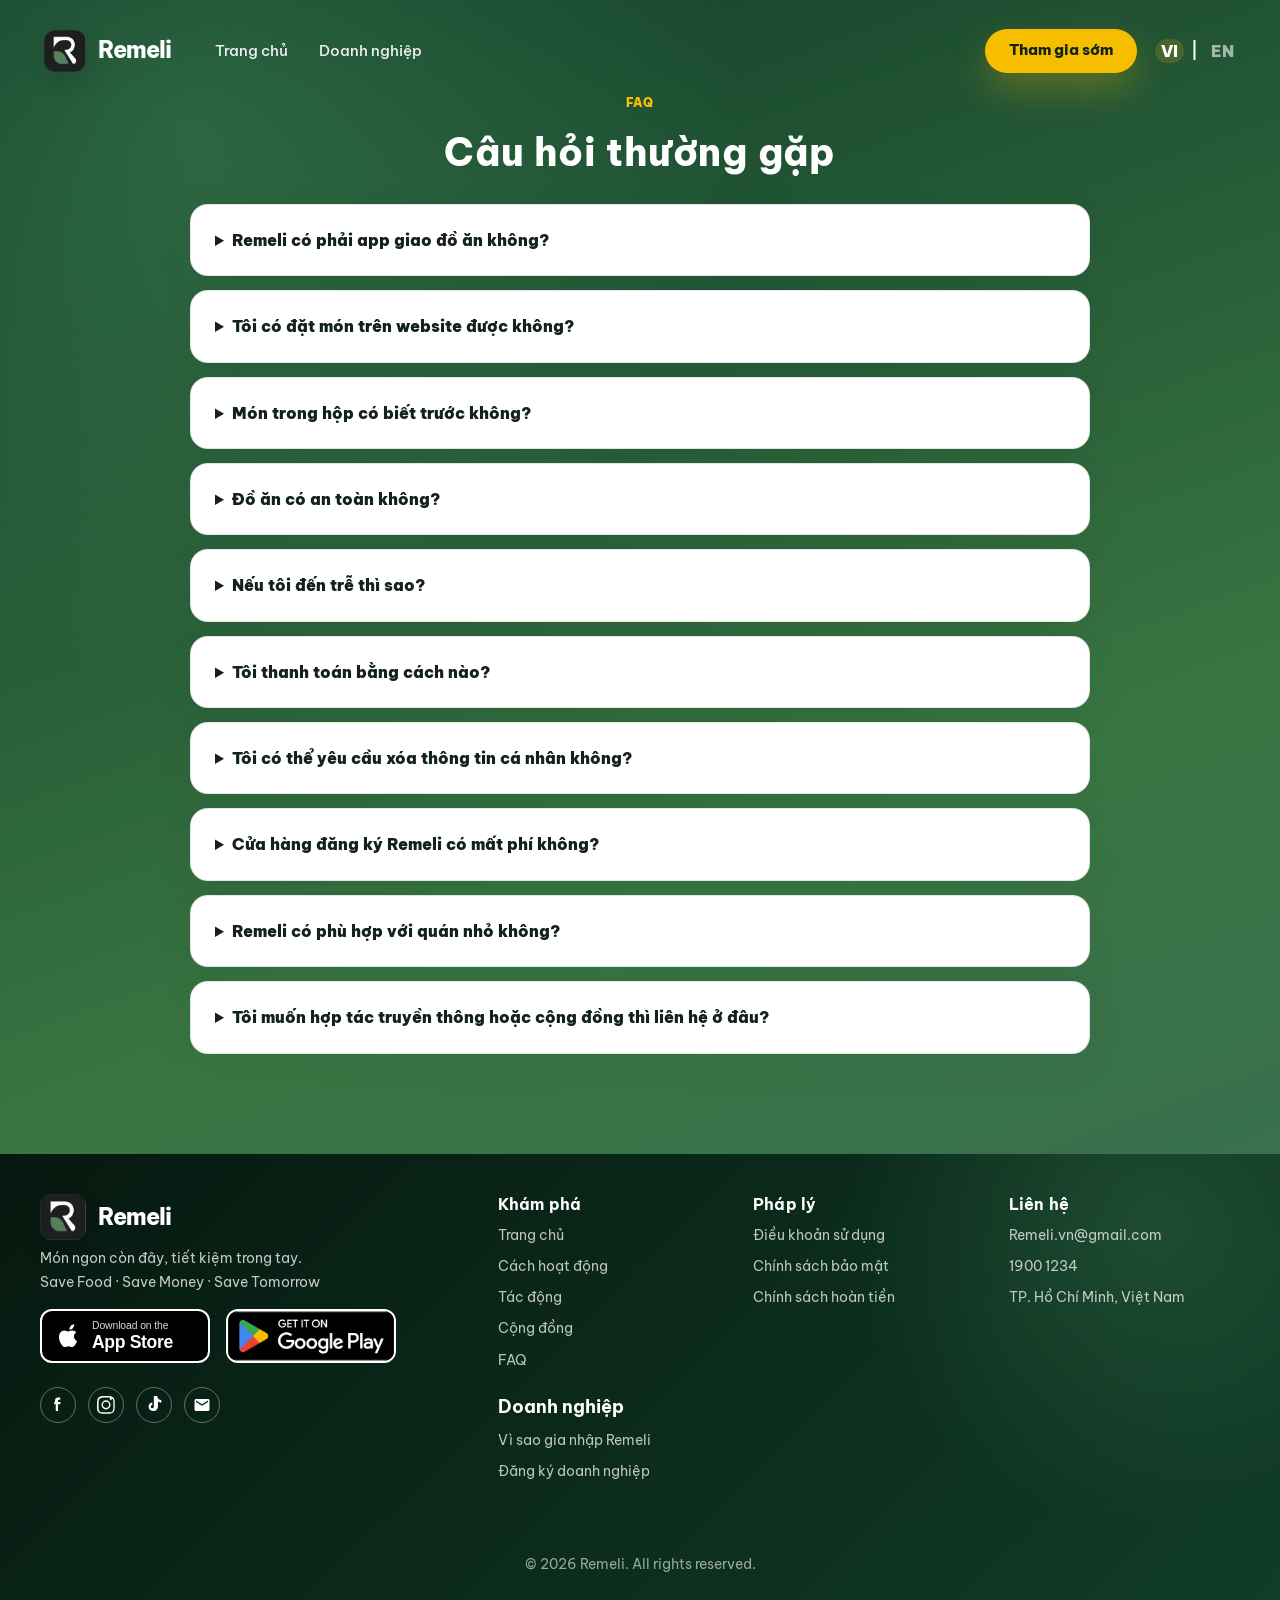
<file: faq.html>
<!DOCTYPE html>
<html lang="vi">
<head>
  <meta charset="UTF-8" />
  <meta name="viewport" content="width=device-width, initial-scale=1.0" />
  <meta name="description" content="Remeli giúp bạn tìm món ngon còn lại trong ngày từ cửa hàng địa phương tại Việt Nam, đặt trước dễ dàng và nhận tại cửa hàng." />
  <title>Remeli | Món ngon còn đây, tiết kiệm trong tay</title>
  <link rel="icon" type="image/png" href="assets/favicon.png" />
  <link rel="preconnect" href="https://fonts.googleapis.com">
  <link rel="preconnect" href="https://fonts.gstatic.com" crossorigin>
  <link href="https://fonts.googleapis.com/css2?family=Anton&family=Be+Vietnam+Pro:wght@400;500;600;700;800&display=swap" rel="stylesheet">
  <link rel="stylesheet" href="styles.css" />
</head>
<body class="faq-page">
  <!-- Định nghĩa dải màu Gradient lập thể cho biểu tượng Google Play -->
  <svg style="display: none;">
    <defs>
      <linearGradient id="googlePlayGradient" x1="0%" y1="0%" x2="100%" y2="100%">
        <stop offset="0%" stop-color="#00a1ff" />
        <stop offset="30%" stop-color="#00e765" />
        <stop offset="70%" stop-color="#ffb300" />
        <stop offset="100%" stop-color="#ff3a44" />
      </lineargradient>
    </defs>
  </svg>

  <header class="site-header" id="siteHeader">
    <a class="brand" href="index.html" aria-label="Remeli trang chủ" data-i18n-aria-label="brandAria">
      <img src="assets/remeli-logo.png" alt="Remeli logo" />
      <span>Remeli</span>
    </a>

    <button class="menu-toggle" id="menuToggle" aria-label="Mở menu" aria-expanded="false" data-i18n-aria-label="menuOpen">
      <span></span>
      <span></span>
      <span></span>
    </button>

    <nav class="main-nav" id="mainNav" aria-label="Menu chính" data-i18n-aria-label="mainMenu">
      <div class="nav-item-with-dropdown">
        <a href="index.html" data-i18n="navHome">Trang chủ</a>
        <div class="mega-menu">
          <div class="mega-menu-column">
            <h4 data-i18n="megaApp">App</h4>
            <a href="huong-dan-tai-app.html" data-i18n="megaDownloadApp">Hướng dẫn tải App</a>
            <a href="lam-sao-de-pick-up.html" data-i18n="megaHowToPickup">Làm sao để pick up</a>
          </div>
          <div class="mega-menu-column">
            <h4 data-i18n="megaAboutUs">About us</h4>
            <a href="about-remeli.html" data-i18n="megaAboutRemeli">About Remeli</a>
            <a href="our-team.html" data-i18n="megaOurTeam">Our team</a>
          </div>
          <div class="mega-menu-column">
            <h4 data-i18n="megaCommunity">Community</h4>
            <a href="tac-dong.html" data-i18n="megaImpact">Tác động</a>
            <a href="phan-hoi-khach-hang.html" data-i18n="megaCustomerFeedback">Phản hồi khách hàng</a>
            <a href="faq.html" data-i18n="navFaq">FAQ</a>
          </div>
        </div>
      </div>
      <div class="nav-item-with-dropdown">
        <a href="vi-sao-gia-nhap.html" data-i18n="navMerchant">Doanh nghiệp</a>
        <div class="mega-menu">
          <div class="mega-menu-column">
            <h4 data-i18n="megaForBusiness">Dành cho Doanh nghiệp</h4>
            <a href="vi-sao-gia-nhap.html" data-i18n="megaWhyJoin">Vì sao gia nhập Remeli</a>
            <a href="dang-ki-doanh-nghiep.html" data-i18n="megaRegisterBusiness">Đăng ký doanh nghiệp</a>
          </div>
        </div>
      </div>
    </nav>

    <div class="header-actions">
      <button class="btn btn-yellow btn-small" type="button" data-open-modal="waitlistModal" data-i18n="joinEarly">Tham gia sớm</button>
      <div class="language-toggle" aria-label="Đổi ngôn ngữ" data-i18n-aria-label="languageLabel">
        <button class="lang-option active" type="button" data-lang-switch="vi" aria-pressed="true">VI</button>
        <span>|</span>
        <button class="lang-option" type="button" data-lang-switch="en" aria-pressed="false">EN</button>
      </div>
    </div>
  </header>

  <section class="faq-section" id="faq">
    <div class="faq-header reveal">
      <span class="eyebrow eyebrow-yellow" data-i18n="faqEyebrow">FAQ</span>
      <h2 data-i18n="faqTitle">Frequently Asked Questions</h2>
    </div>

    <div class="faq-list reveal">
      <details>
        <summary data-i18n="faq1Q">Remeli có phải app giao đồ ăn không?</summary>
        <p data-i18n="faq1A">Không. Remeli tập trung vào việc giúp người dùng đặt giữ phần ăn còn tốt trong app và đến nhận tại cửa hàng trong khung giờ đã chọn. Mô hình này giúp giảm chi phí vận hành và phù hợp với giai đoạn đầu tại Việt Nam.</p>
      </details>

      <details>
        <summary data-i18n="faq2Q">Tôi có đặt món trên website được không?</summary>
        <p data-i18n="faq2A">Không. Website Remeli dùng để giới thiệu, gửi link tải app, nhận thông tin người dùng và đối tác. Việc tìm món, đặt giữ phần, thanh toán hoặc xác nhận đơn được xử lý trong app Remeli.</p>
      </details>

      <details>
        <summary data-i18n="faq3Q">Món trong hộp có biết trước không?</summary>
        <p data-i18n="faq3A">Tùy cửa hàng. Một số hộp có thể mô tả rõ danh mục món, một số là hộp món linh hoạt dựa trên lượng còn trong ngày. Remeli khuyến khích cửa hàng ghi rõ loại món, khẩu phần, khung giờ nhận và lưu ý dị ứng.</p>
      </details>

      <details>
        <summary data-i18n="faq4Q">Đồ ăn có an toàn không?</summary>
        <p data-i18n="faq4A">Đối tác F&amp;B chịu trách nhiệm chỉ đăng món còn tốt và phù hợp để sử dụng trong khung giờ nhận. Remeli yêu cầu đối tác cung cấp thông tin rõ ràng và phối hợp xử lý khi có phản hồi từ người dùng.</p>
      </details>

      <details>
        <summary data-i18n="faq5Q">Nếu tôi đến trễ thì sao?</summary>
        <p data-i18n="faq5A">Mỗi phần ăn có khung giờ nhận cụ thể. Nếu đến ngoài khung giờ, cửa hàng có thể không giữ được phần ăn. Điều kiện hỗ trợ sẽ được hiển thị trong app trước khi xác nhận.</p>
      </details>

      <details>
        <summary data-i18n="faq6Q">Tôi thanh toán bằng cách nào?</summary>
        <p data-i18n="faq6A">Phương thức thanh toán được hiển thị trong app tại thời điểm đặt giữ phần, Remeli cho phép dùng thẻ tín dụng và ví ngân hàng điện tử.</p>
      </details>

      <details>
        <summary data-i18n="faq7Q">Tôi có thể yêu cầu xóa thông tin cá nhân không?</summary>
        <p data-i18n="faq7A">Có. Bạn có thể gửi yêu cầu liên quan đến thông tin cá nhân qua form liên hệ hoặc email remeli.vn@gmail.com. Remeli sẽ xử lý theo chính sách quyền riêng tư và quy định pháp luật áp dụng.</p>
      </details>

      <details>
        <summary data-i18n="faq8Q">Cửa hàng đăng ký Remeli có mất phí không?</summary>
        <p data-i18n="faq8A">Chi tiết phí và mô hình hợp tác sẽ được trao đổi trực tiếp khi cửa hàng đăng ký tư vấn. Remeli cần hiểu loại hình, khu vực, quy mô và quy trình vận hành trước khi đề xuất phương án phù hợp.</p>
      </details>

      <details>
        <summary data-i18n="faq9Q">Remeli có phù hợp với quán nhỏ không?</summary>
        <p data-i18n="faq9A">Có. Remeli được thiết kế để cả quán nhỏ, tiệm bánh, quán cà phê và cửa hàng địa phương đều có thể đăng phần ăn còn tốt với thao tác đơn giản.</p>
      </details>

      <details>
        <summary data-i18n="faq10Q">Tôi muốn hợp tác truyền thông hoặc cộng đồng thì liên hệ ở đâu?</summary>
        <p data-i18n="faq10A">Bạn có thể gửi thông tin qua form liên hệ hoặc gửi email tới <a href="mailto:remeli.vn@gmail.com">remeli.vn@gmail.com</a>.</p>
      </details>
    </div>
  </section>

  <footer class="site-footer">
    <div class="footer-brand">
      <a class="brand brand-footer" href="#home">
        <img src="assets/remeli-logo.png" alt="Remeli logo" />
        <span>Remeli</span>
      </a>
      <p data-i18n="footerSlogan">Món ngon còn đây, tiết kiệm trong tay.<br />Save Food · Save Money · Save Tomorrow</p>

      <div class="download-badges">
        <a href="#" class="app-badge store-apple" target="_blank" rel="noopener noreferrer">
          <svg viewBox="0 0 384 512" class="icon-apple">
            <path
              d="M318.7 268.7c-.2-36.7 16.4-64.4 50-84.8-18.8-26.9-47.2-41.7-84.7-44.6-35.5-2.8-74.3 20.7-88.5 20.7-15 0-48.7-22.7-79.4-22.1-39.3.6-76 22.8-96.1 57.3-41.9 71.9-10.7 178.6 30 237.3 19.9 28.7 44 60.7 75 59.5 29.8-1.2 41.2-19.3 77.2-19.3 35.8 0 46.4 19.3 77.6 18.6 31.9-.6 53.1-29.3 72.8-58.1 23.5-34.1 33.1-67 33.6-68.7-1.2-.5-66.4-25.4-66.7-101.5zM297.1 84.4c17.4-21.1 29.2-50.5 26-80.1-25.4 1-56.1 16.9-74.3 38.2-16.2 18.8-30.4 48.6-26.6 77.4 28.4 2.2 57.4-14.4 74.9-35.5z" />
          </svg>
          <div class="badge-text">
            <small>Download on the</small>
            <strong>App Store</strong>
          </div>
        </a>

        <a href="#" class="app-badge store-google" target="_blank" rel="noopener noreferrer">
          <img src="assets/GetItOnGooglePlay_Badge_Web_color_English.png" alt="Get it on Google Play">
        </a>
      </div>

      <div class="socials" style="margin-top: 20px;" aria-label="Mạng xã hội" data-i18n-aria-label="socialLabel">
        <a href="https://www.facebook.com/profile.php?id=61591467995736" target="_blank" rel="noopener noreferrer"
          aria-label="Facebook">
          <svg style="width:18px;height:18px;fill:currentColor;" viewBox="0 0 24 24">
            <path d="M9 8H7v3h2v9h3v-9h3l.5-3H12V6c0-.88.72-1 1-1h2V2h-3a4 4 0 0 0-4 4v2z" />
          </svg>
        </a>
        <a href="https://www.instagram.com/remeli.vn/" target="_blank" rel="noopener noreferrer" aria-label="Instagram">
          <svg style="width:18px;height:18px;fill:currentColor;" viewBox="0 0 24 24">
            <path
              d="M12 2.16c3.2 0 3.58.01 4.85.07 3.25.15 4.77 1.69 4.92 4.92.06 1.27.07 1.65.07 4.85s-.01 3.58-.07 4.85c-.15 3.23-1.66 4.77-4.92 4.92-1.27.06-1.64.07-4.85.07s-3.58-.01-4.85-.07c-3.26-.15-4.77-1.7-4.92-4.92-.06-1.27-.07-1.65-.07-4.85s.01-3.58.07-4.85c.15-3.23 1.66-4.77 4.92-4.92 1.27-.06 1.64-.07 4.85-.07M12 0C8.74 0 8.33.01 7.05.07c-4.27.2-6.6 2.52-6.8 6.8C.01 8.13 0 8.54 0 11.8s.01 3.67.07 4.95c.2 4.27 2.53 6.61 6.8 6.8 1.28.06 1.69.07 4.95.07s3.67-.01 4.95-.07c4.27-.2 6.61-2.53 6.8-6.8.06-1.28.07-1.69.07-4.95s-.01-3.67-.07-4.95c-.2-4.27-2.53-6.61-6.8-6.8C15.67.01 15.26 0 12 0zm0 5.76a6.04 6.04 0 1 0 0 12.08 6.04 6.04 0 0 0 0-12.08zm0 10.12a4.07 4.07 0 1 1 0-8.14 4.07 4.07 0 0 1 0 8.14zm6.4-10.42a1.41 1.41 0 1 0 0-2.83 1.41 1.41 0 0 0 0 2.83z" />
          </svg>
        </a>
        <a href="https://www.tiktok.com/@remeli.vn" target="_blank" rel="noopener noreferrer" aria-label="TikTok">
          <svg style="width:18px;height:18px;fill:currentColor;" viewBox="0 0 24 24">
            <path
              d="M12.53.02C13.84 0 15.14.01 16.44 0c.08 1.53.63 3.01 1.63 4.14 1.03.9 2.36 1.35 3.71 1.42v3.39c-1.28-.02-2.54-.42-3.6-1.15-.31-.19-.61-.4-.89-.63v6.73c.03 2.22-1.12 4.31-3 5.42-2.11 1.19-4.78 1.12-6.81-.19-2.11-1.42-3.12-4.02-2.49-6.49.53-2.2 2.45-3.83 4.73-3.96v3.4c-.74.05-1.44.47-1.78 1.13-.48.97-.13 2.19.78 2.73.91.56 2.14.31 2.75-.54.27-.41.38-.9.34-1.39V.02z" />
          </svg>
        </a>
        <a href="mailto:Remeli.vn@gmail.com" aria-label="Email">
          <svg style="width:18px;height:18px;fill:currentColor;" viewBox="0 0 24 24">
            <path
              d="M20 4H4c-1.1 0-1.99.9-1.99 2L2 18c0 1.1.9 2 2 2h16c1.1 0 2-.9 2-2V6c0-1.1-.9-2-2-2zm0 4l-8 5-8-5V6l8 5 8-5v2z" />
          </svg>
        </a>
      </div>
    </div>
    <div class="footer-links">
      <div>
                <h3 data-i18n="footerExplore">Khám phá</h3>
        <a href="index.html#home" data-i18n="navHome">Trang chủ</a>
        <a href="index.html#how-it-works" data-i18n="navHow">Cách hoạt động</a>
        <a href="index.html#impact" data-i18n="navImpact">Tác động</a>
        <a href="index.html#community" data-i18n="navCommunity">Cộng đồng</a>
        <a href="faq.html" data-i18n="navFaq">FAQ</a>
        
        <h4 style="margin-top: 20px; margin-bottom: 8px; color: var(--white); font-weight: 700; font-size: 1.1rem;" data-i18n="footerMerchantSection">Doanh nghiệp</h4>
        <a href="vi-sao-gia-nhap.html" data-i18n="megaWhyJoin">Vì sao gia nhập Remeli</a>
        <a href="dang-ki-doanh-nghiep.html" data-i18n="megaRegisterBusiness">Đăng ký doanh nghiệp</a>
      </div>
      <div>
        <h3 data-i18n="footerLegal">Pháp lý</h3>
        <a href="#" data-i18n="terms">Điều khoản sử dụng</a>
        <a href="#" data-i18n="privacy">Chính sách bảo mật</a>
        <a href="#" data-i18n="refund">Chính sách hoàn tiền</a>
      </div>
      <div>
        <h3 data-i18n="footerContact">Liên hệ</h3>
        <a href="mailto:Remeli.vn@gmail.com">Remeli.vn@gmail.com</a>
        <a href="tel:19001234">1900 1234</a>
        <span data-i18n="location">TP. Hồ Chí Minh, Việt Nam</span>
      </div>
    </div>
    <p class="copyright">© 2026 Remeli. All rights reserved.</p>
  </footer>

  <!-- Khối Pop-up Waitlist hoạt động đồng bộ tại trang FAQ -->
  <div class="modal" id="waitlistModal" aria-hidden="true">
    <div class="modal-overlay" data-close-modal></div>
    <div class="modal-panel modal-panel-small" role="dialog" aria-modal="true" aria-labelledby="waitlistModalTitle">
      <button class="modal-close" type="button" data-close-modal aria-label="Đóng" data-i18n-aria-label="closeModal">×</button>
      <span class="eyebrow" data-i18n="waitlistEyebrow">Tham gia danh sách chờ</span>
      <h2 id="waitlistModalTitle" data-i18n="waitlistModalTitle">Nhận thông tin sớm nhất từ Remeli</h2>
      <p data-i18n="waitlistModalText">Để lại thông tin để Remeli báo cho bạn khi ra mắt tại thành phố của bạn.</p>
      <form class="stacked-form" id="waitlistForm" action="https://script.google.com/macros/s/AKfycbz02_CwynBXLxD4ofVWuuCcy0Z5YHeLYgymd5x6QaJ5G5QAr4hnDKX-C0Sxp8bsQAZKMg/exec" method="POST" target="hidden_iframe">
        <input type="hidden" name="formType" value="waitlist" />
        <label>
          <span data-i18n="emailLabel">Email của bạn</span>
          <input type="email" name="email" required placeholder="" />
        </label>
        <label>
          <span data-i18n="cityLabel">Thành phố</span>
          <select name="city" required>
            <option value="" data-i18n="cityPlaceholder">Chọn thành phố</option>
            <option>TP. Hồ Chí Minh</option>
            <option data-i18n="cityHanoi">Hà Nội</option>
            <option data-i18n="cityDanang">Đà Nẵng</option>
            <option data-i18n="cityCantho">Cần Thơ</option>
            <option data-i18n="cityOther">Khác</option>
          </select>
        </label>
        <label>
          <span data-i18n="roleLabel">Bạn là?</span>
          <select name="role" required>
            <option value="" data-i18n="rolePlaceholder">Bạn là?</option>
            <option data-i18n="roleUser">Người dùng</option>
            <option data-i18n="roleMerchant">Chủ cửa hàng</option>
            <option data-i18n="roleOther">Khác</option>
          </select>
        </label>
        <button class="btn btn-green" type="submit" data-i18n="waitlistButton">Tham gia danh sách chờ</button>
        <p class="form-message" id="waitlistMessage"></p>
      </form>
    </div>
  </div>

  <iframe name="hidden_iframe" id="hiddenFormIframe" style="display:none;" title="form-submit-target"></iframe>

  <script src="script.js"></script>
</body>
</html>
</file>
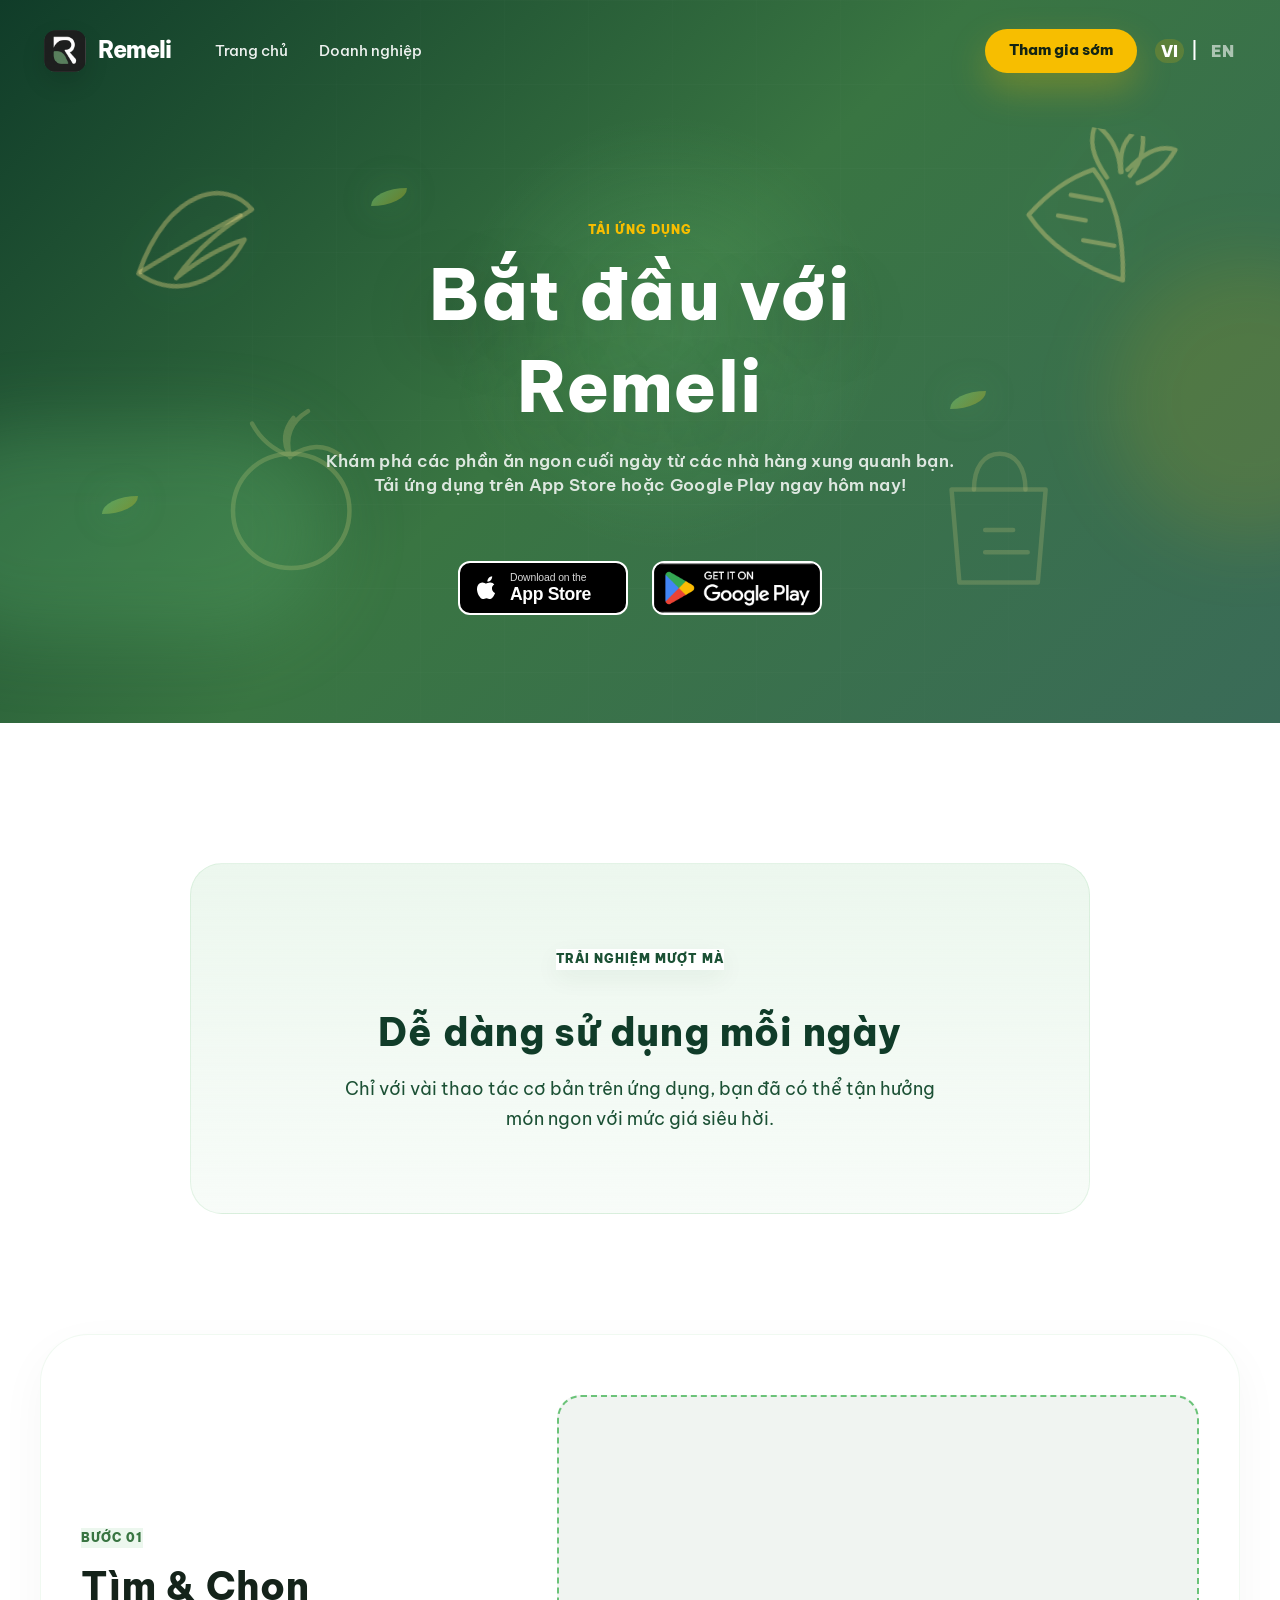
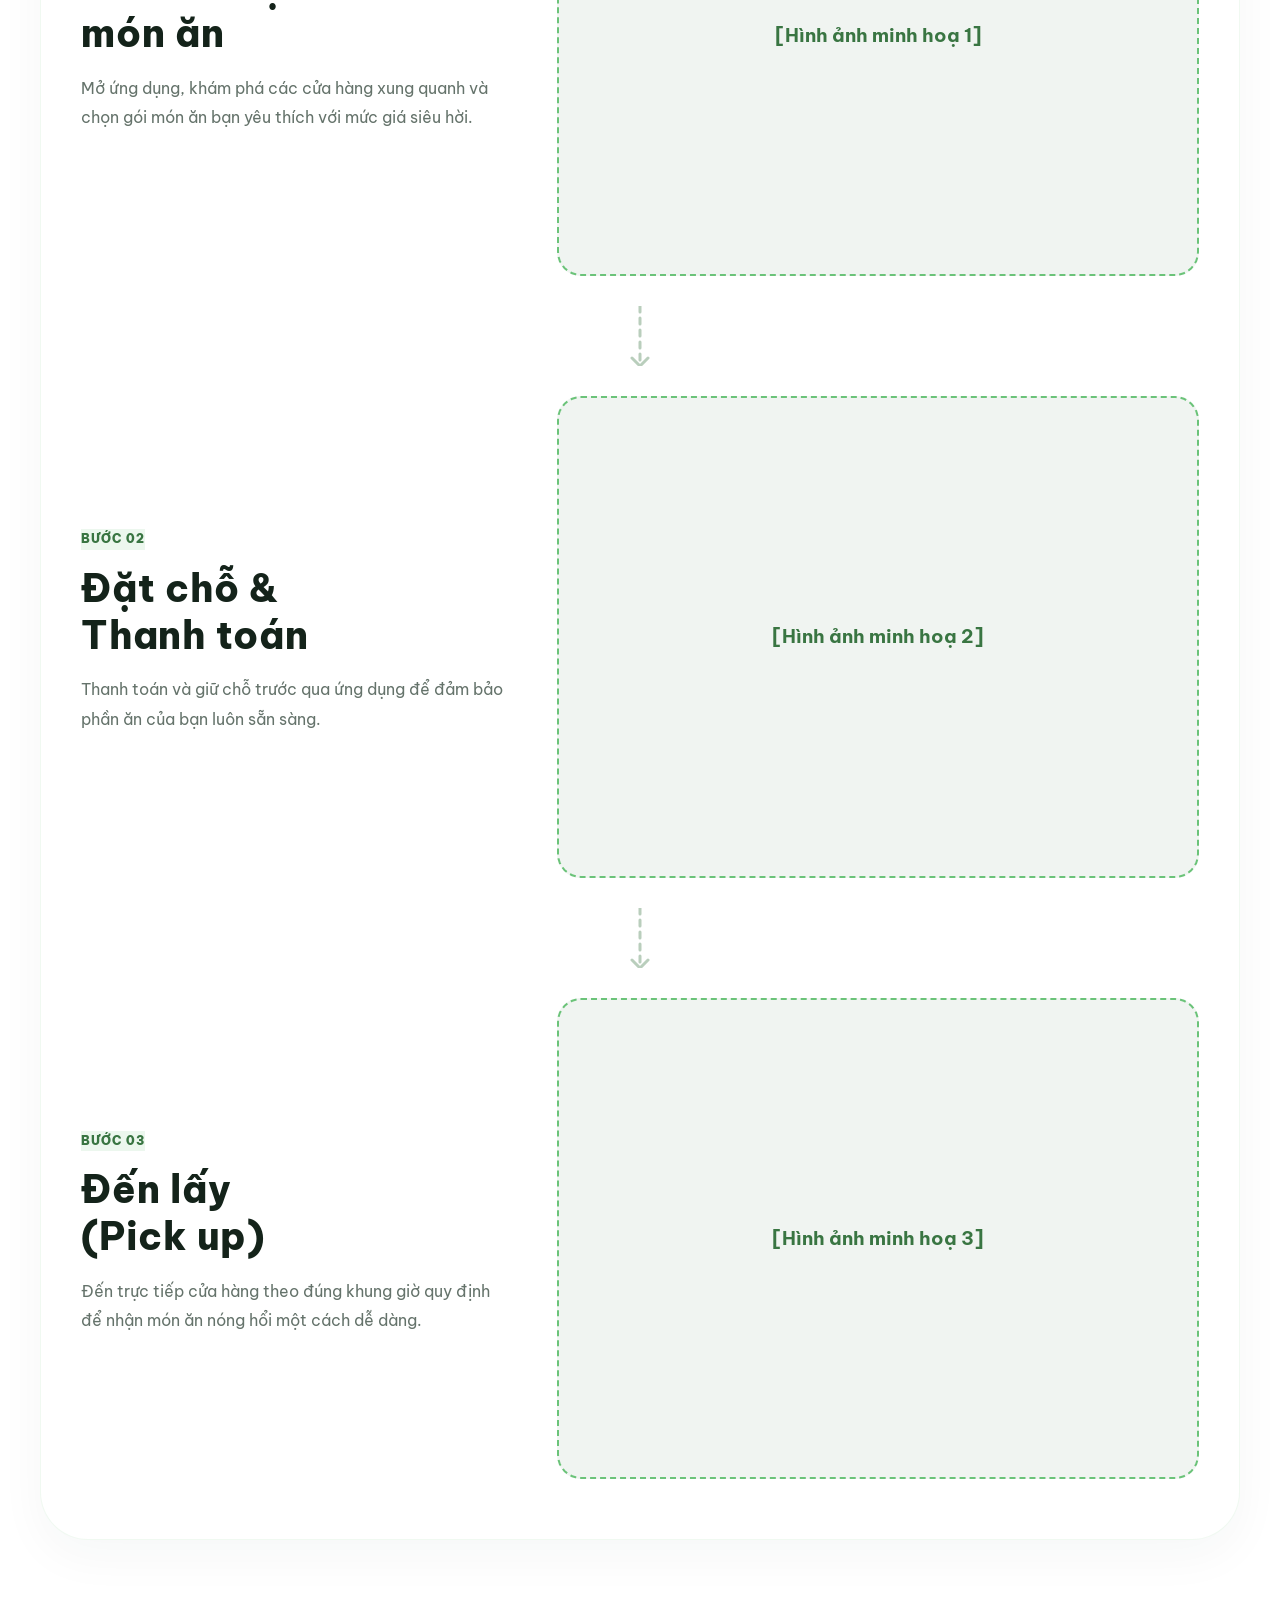
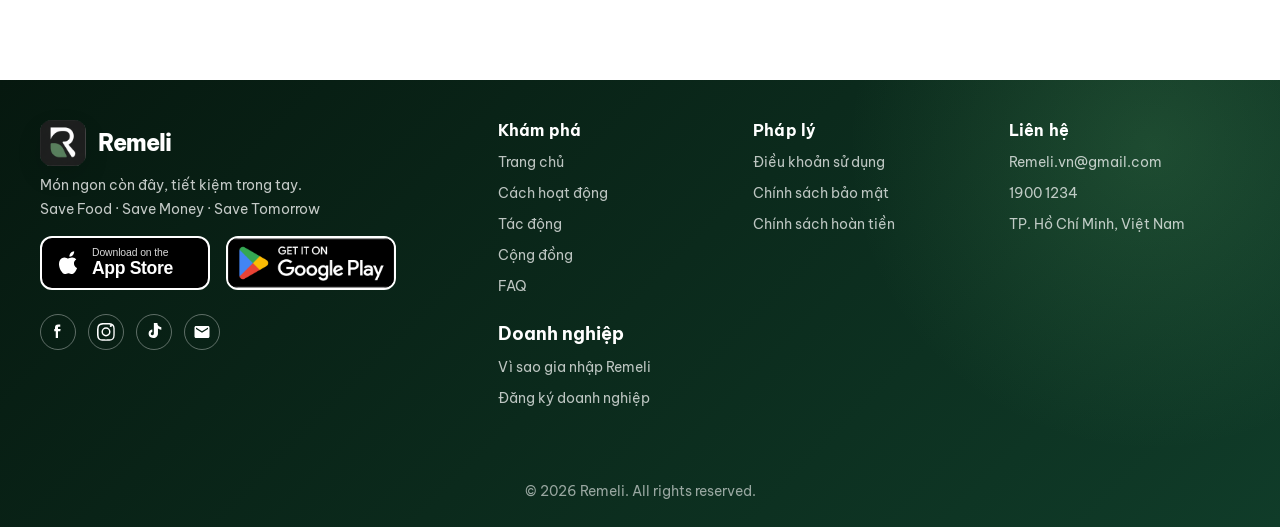
<file: huong-dan-tai-app.html>
<!DOCTYPE html>
<html lang="vi">

<head>
  <meta charset="UTF-8" />
  <meta name="viewport" content="width=device-width, initial-scale=1.0" />
  <meta name="description"
    content="Remeli giúp bạn tìm món ngon còn lại trong ngày từ cửa hàng địa phương tại Việt Nam, đặt trước dễ dàng và nhận tại cửa hàng." />
  <title>Remeli | Hướng dẫn tải App</title>
  <link rel="icon" type="image/png" href="assets/favicon.png" />
  <link rel="preconnect" href="https://fonts.googleapis.com">
  <link rel="preconnect" href="https://fonts.gstatic.com" crossorigin>
  <link
    href="https://fonts.googleapis.com/css2?family=Anton&family=Be+Vietnam+Pro:wght@400;500;600;700;800&display=swap"
    rel="stylesheet">
  <link rel="stylesheet" href="styles.css" />
</head>

<body class="">
  <svg style="display: none;">
    <defs>
      <linearGradient id="googlePlayGradient" x1="0%" y1="0%" x2="100%" y2="100%">
        <stop offset="0%" stop-color="#00a1ff" />
        <stop offset="30%" stop-color="#00e765" />
        <stop offset="70%" stop-color="#ffb300" />
        <stop offset="100%" stop-color="#ff3a44" />
      </lineargradient>
    </defs>
  </svg>

  <header class="site-header" id="siteHeader">
    <a class="brand" href="index.html" aria-label="Remeli trang chủ" data-i18n-aria-label="brandAria">
      <img src="assets/remeli-logo.png" alt="Remeli logo" />
      <span>Remeli</span>
    </a>

    <button class="menu-toggle" id="menuToggle" aria-label="Mở menu" aria-expanded="false"
      data-i18n-aria-label="menuOpen">
      <span></span>
      <span></span>
      <span></span>
    </button>

    <nav class="main-nav" id="mainNav" aria-label="Menu chính" data-i18n-aria-label="mainMenu">
      <div class="nav-item-with-dropdown">
        <a href="index.html" data-i18n="navHome">Trang chủ</a>
        <div class="mega-menu">
          <div class="mega-menu-column">
            <h4 data-i18n="megaApp">App</h4>
            <a href="huong-dan-tai-app.html" data-i18n="megaDownloadApp">Hướng dẫn tải App</a>
            <a href="lam-sao-de-pick-up.html" data-i18n="megaHowToPickup">Làm sao để pick up</a>
          </div>
          <div class="mega-menu-column">
            <h4 data-i18n="megaAboutUs">About us</h4>
            <a href="about-remeli.html" data-i18n="megaAboutRemeli">About Remeli</a>
            <a href="our-team.html" data-i18n="megaOurTeam">Our team</a>
          </div>
          <div class="mega-menu-column">
            <h4 data-i18n="megaCommunity">Community</h4>
            <a href="tac-dong.html" data-i18n="megaImpact">Tác động</a>
            <a href="phan-hoi-khach-hang.html" data-i18n="megaCustomerFeedback">Phản hồi khách hàng</a>
            <a href="faq.html" data-i18n="navFaq">FAQ</a>
          </div>
        </div>
      </div>
      <div class="nav-item-with-dropdown">
        <a href="vi-sao-gia-nhap.html" data-i18n="navMerchant">Doanh nghiệp</a>
        <div class="mega-menu">
          <div class="mega-menu-column">
            <h4 data-i18n="megaForBusiness">Dành cho Doanh nghiệp</h4>
            <a data-i18n="megaWhyJoin" href="vi-sao-gia-nhap.html">Vì sao gia nhập Remeli</a>
            <a data-i18n="megaRegisterBusiness" href="dang-ki-doanh-nghiep.html">Đăng ký doanh nghiệp</a>
          </div>
        </div>
      </div>
    </nav>

    <div class="header-actions">
      <button class="btn btn-yellow btn-small" type="button" data-open-modal="waitlistModal" data-i18n="joinEarly">Tham
        gia sớm</button>
      <div class="language-toggle" aria-label="Đổi ngôn ngữ" data-i18n-aria-label="languageLabel">
        <button class="lang-option active" type="button" data-lang-switch="vi" aria-pressed="true">VI</button>
        <span>|</span>
        <button class="lang-option" type="button" data-lang-switch="en" aria-pressed="false">EN</button>
      </div>
    </div>
  </header>

  <section class="hero" id="home" style="min-height: 80vh;">
    <div class="hero-bg" aria-hidden="true">
      <svg class="hero-line line-leaf-one" viewBox="0 0 160 160">
        <path d="M29 92c42-69 94-67 111-35-27 10-53 22-79 46 24-12 46-19 67-21-30 35-72 39-99 10Z" />
        <path d="M31 91c31-11 60-21 98-31" />
      </svg>
      <svg class="hero-line line-carrot" viewBox="0 0 160 160">
        <path d="M66 37c22 19 37 52 43 93-42-6-72-21-93-43 15-24 30-39 50-50Z" />
        <path
          d="M96 32c14-21 27-27 39-25-5 14-12 25-28 35M91 35c-6-20-2-32 11-43 6 17 5 32-3 45M79 42c-16-16-22-30-18-45 14 7 25 19 29 38" />
        <path d="M50 63h28M42 83h25M68 101h28" />
      </svg>
      <svg class="hero-line line-tomato" viewBox="0 0 160 160">
        <path d="M77 48c29 0 52 22 52 51s-23 51-52 51-52-22-52-51 23-51 52-51Z" />
        <path d="M76 51c-5-18 1-32 16-41M76 50c-14-5-26-14-34-29M76 50c17-10 30-11 44-1M76 50c-7-12-6-23 3-34" />
      </svg>
      <svg class="hero-line line-bag" viewBox="0 0 160 160">
        <path d="M38 55h84l-7 83H45L38 55Z" />
        <path d="M58 55c0-20 9-32 23-32s23 12 23 32" />
        <path d="M68 91h25M68 111h38" />
      </svg>

      <div class="soft-blob blob-one"></div>
      <div class="soft-blob blob-two"></div>

      <div class="floating-leaf leaf-a"></div>
      <div class="floating-leaf leaf-b"></div>
      <div class="floating-leaf leaf-c"></div>

      <div class="glass-layer"></div>
    </div>

    <div class="hero-content reveal"
      style="padding-top: 100px; text-align: center; display: flex; flex-direction: column; align-items: center;">
      <span class="eyebrow eyebrow-yellow" style="margin: 0 auto 16px;" data-i18n="appDownloadApp">Tải ứng dụng</span>
      <h1 class="split-title" style="justify-content: center;"><span data-i18n="appGetStarted">Bắt đầu với</span><span data-i18n="appRemeli">Remeli</span></h1>
      <p style="margin: 24px auto; max-width: 800px; font-size: 1.05rem; opacity: 0.9;" data-i18n="appHeroDesc">Khám phá các phần ăn ngon cuối
        ngày từ các nhà hàng xung quanh bạn.<br />Tải ứng dụng trên App Store hoặc Google Play ngay hôm nay!</p>

      <div class="download-badges" style="justify-content: center; margin-top: 40px; gap: 24px;">
        <a href="#" class="app-badge store-apple" target="_blank" rel="noopener noreferrer">
          <svg viewBox="0 0 384 512" class="icon-apple">
            <path
              d="M318.7 268.7c-.2-36.7 16.4-64.4 50-84.8-18.8-26.9-47.2-41.7-84.7-44.6-35.5-2.8-74.3 20.7-88.5 20.7-15 0-48.7-22.7-79.4-22.1-39.3.6-76 22.8-96.1 57.3-41.9 71.9-10.7 178.6 30 237.3 19.9 28.7 44 60.7 75 59.5 29.8-1.2 41.2-19.3 77.2-19.3 35.8 0 46.4 19.3 77.6 18.6 31.9-.6 53.1-29.3 72.8-58.1 23.5-34.1 33.1-67 33.6-68.7-1.2-.5-66.4-25.4-66.7-101.5zM297.1 84.4c17.4-21.1 29.2-50.5 26-80.1-25.4 1-56.1 16.9-74.3 38.2-16.2 18.8-30.4 48.6-26.6 77.4 28.4 2.2 57.4-14.4 74.9-35.5z" />
          </svg>
          <div class="badge-text"><small>Download on the</small><strong>App Store</strong></div>
        </a>
        <a href="#" class="app-badge store-google" target="_blank" rel="noopener noreferrer">
          <img src="assets/GetItOnGooglePlay_Badge_Web_color_English.png" alt="Get it on Google Play">
        </a>
      </div>
    </div>
  </section>

  <section class="section" id="how-it-works" style="background: var(--white); padding: 140px 24px;">

    <div
      style="text-align: center; margin-bottom: 120px; background: linear-gradient(180deg, var(--green-100) 0%, rgba(236, 247, 238, 0.4) 100%); padding: 80px 24px; border-radius: 32px; border: 1px solid rgba(107, 195, 121, 0.15); max-width: 900px; margin-left: auto; margin-right: auto;"
      class="reveal">
      <span class="eyebrow"
        style="color: var(--green-800); background: var(--white); box-shadow: 0 8px 24px rgba(16, 60, 41, 0.06);" data-i18n="appSmooth">Trải
        nghiệm mượt mà</span>
      <h2 style="color: var(--green-900); margin-top: 24px;" data-i18n="appEasyDaily">Dễ dàng sử dụng mỗi ngày</h2>
      <p style="color: var(--green-800); max-width: 600px; margin: 20px auto 0; font-size: 1.15rem; line-height: 1.6;" data-i18n="appEasyDesc">
        Chỉ với vài thao tác cơ bản trên ứng dụng, bạn đã có thể tận hưởng món ngon với mức giá siêu hời.</p>
    </div>

    <!-- Step 1 -->
    <div style="background: var(--white); border-radius: 48px; padding: 60px 40px; max-width: 1200px; margin: 0 auto; box-shadow: 0 16px 48px rgba(16, 60, 41, 0.04); border: 1px solid rgba(107, 195, 121, 0.1);">
      <div class="section-grid section-grid-left" style="margin-bottom: 30px; align-items: center;">
      <div class="section-copy reveal">
        <span class="eyebrow" style="color: var(--green-700); background: var(--green-100);" data-i18n="appStep1">Bước 01</span>
        <h2 class="split-title" style="color: var(--text);"><span data-i18n="appFindSelect">Tìm & Chọn</span><span data-i18n="appFood">món ăn</span></h2>
        <p class="balanced-two-line" style="color: var(--muted);" data-i18n="appStep1Desc2">Mở ứng dụng, khám phá các cửa hàng xung quanh và chọn
          gói món ăn bạn yêu thích với mức giá siêu hời.</p>
      </div>
      <div class="section-visual reveal">
        <div
          style="width: 100%; aspect-ratio: 4/3; background: #f0f4f1; border-radius: 24px; border: 2px dashed var(--green-400); display: flex; align-items: center; justify-content: center; color: var(--green-700); font-weight: 700; font-size: 1.2rem;">
          [Hình ảnh minh hoạ 1]
        </div>
      </div>
    </div>

    <!-- Arrow Connector -->
    <div style="display: flex; justify-content: center; margin-bottom: 30px; opacity: 0.35;" class="reveal">
      <svg width="24" height="60" viewBox="0 0 24 60" fill="none">
        <path d="M12 0 L12 60" stroke="var(--green-700)" stroke-width="3" stroke-dasharray="6 6" stroke-linecap="round"/>
        <path d="M4 52 L12 60 L20 52" stroke="var(--green-700)" stroke-width="3" stroke-linecap="round" stroke-linejoin="round"/>
      </svg>
    </div>

    <!-- Step 2 -->
    <div class="section-grid section-grid-left" style="margin-bottom: 30px; align-items: center;">
      <div class="section-copy reveal">
        <span class="eyebrow" style="color: var(--green-700); background: var(--green-100);" data-i18n="appStep2">Bước 02</span>
        <h2 class="split-title" style="color: var(--text);"><span data-i18n="appReserve">Đặt chỗ &</span><span data-i18n="appPay">Thanh toán</span></h2>
        <p class="balanced-two-line" style="color: var(--muted);" data-i18n="appStep2Desc2">Thanh toán và giữ chỗ trước qua ứng dụng để đảm bảo
          phần ăn của bạn luôn sẵn sàng.</p>
      </div>
      <div class="section-visual reveal">
        <div
          style="width: 100%; aspect-ratio: 4/3; background: #f0f4f1; border-radius: 24px; border: 2px dashed var(--green-400); display: flex; align-items: center; justify-content: center; color: var(--green-700); font-weight: 700; font-size: 1.2rem;">
          [Hình ảnh minh hoạ 2]
        </div>
      </div>
    </div>

    <!-- Arrow Connector -->
    <div style="display: flex; justify-content: center; margin-bottom: 30px; opacity: 0.35;" class="reveal">
      <svg width="24" height="60" viewBox="0 0 24 60" fill="none">
        <path d="M12 0 L12 60" stroke="var(--green-700)" stroke-width="3" stroke-dasharray="6 6" stroke-linecap="round"/>
        <path d="M4 52 L12 60 L20 52" stroke="var(--green-700)" stroke-width="3" stroke-linecap="round" stroke-linejoin="round"/>
      </svg>
    </div>

    <!-- Step 3 -->
    <div class="section-grid section-grid-left" style="align-items: center;">
      <div class="section-copy reveal">
        <span class="eyebrow" style="color: var(--green-700); background: var(--green-100);" data-i18n="appStep3">Bước 03</span>
        <h2 class="split-title" style="color: var(--text);"><span data-i18n="appArrive">Đến lấy</span><span data-i18n="appPickup">(Pick up)</span></h2>
        <p class="balanced-two-line" style="color: var(--muted);" data-i18n="appStep3Desc2">Đến trực tiếp cửa hàng theo đúng khung giờ quy định để
          nhận món ăn nóng hổi một cách dễ dàng.</p>
      </div>
      <div class="section-visual reveal">
        <div
          style="width: 100%; aspect-ratio: 4/3; background: #f0f4f1; border-radius: 24px; border: 2px dashed var(--green-400); display: flex; align-items: center; justify-content: center; color: var(--green-700); font-weight: 700; font-size: 1.2rem;">
          [Hình ảnh minh hoạ 3]
        </div>
      </div>
    </div>
    
    </div> <!-- End Steps Wrapper -->
  </section>

  <footer class="site-footer">
    <div class="footer-brand">
      <a class="brand brand-footer" href="index.html#home">
        <img src="assets/remeli-logo.png" alt="Remeli logo" />
        <span>Remeli</span>
      </a>
      <p data-i18n="footerSlogan">Món ngon còn đây, tiết kiệm trong tay.<br />Save Food. Save Money. Save Tomorrow.</p>

      <!-- Khung Tải ứng dụng App Store & Google Play đồng bộ đa sắc chuẩn ảnh mẫu -->
      <div class="download-badges">
        <a href="#" class="app-badge store-apple" target="_blank" rel="noopener noreferrer">
          <svg viewBox="0 0 384 512" class="icon-apple">
            <path
              d="M318.7 268.7c-.2-36.7 16.4-64.4 50-84.8-18.8-26.9-47.2-41.7-84.7-44.6-35.5-2.8-74.3 20.7-88.5 20.7-15 0-48.7-22.7-79.4-22.1-39.3.6-76 22.8-96.1 57.3-41.9 71.9-10.7 178.6 30 237.3 19.9 28.7 44 60.7 75 59.5 29.8-1.2 41.2-19.3 77.2-19.3 35.8 0 46.4 19.3 77.6 18.6 31.9-.6 53.1-29.3 72.8-58.1 23.5-34.1 33.1-67 33.6-68.7-1.2-.5-66.4-25.4-66.7-101.5zM297.1 84.4c17.4-21.1 29.2-50.5 26-80.1-25.4 1-56.1 16.9-74.3 38.2-16.2 18.8-30.4 48.6-26.6 77.4 28.4 2.2 57.4-14.4 74.9-35.5z" />
          </svg>
          <div class="badge-text">
            <small>Download on the</small>
            <strong>App Store</strong>
          </div>
        </a>

        <a href="#" class="app-badge store-google" target="_blank" rel="noopener noreferrer">
          <img src="assets/GetItOnGooglePlay_Badge_Web_color_English.png" alt="Get it on Google Play">
        </a>
      </div>
      <!-- Icon Mạng xã hội dạng SVG nét cao -->
      <div class="socials" style="margin-top: 20px;" aria-label="Mạng xã hội" data-i18n-aria-label="socialLabel">
        <a href="https://www.facebook.com/profile.php?id=61591467995736" target="_blank" rel="noopener noreferrer"
          aria-label="Facebook">
          <svg style="width:18px;height:18px;fill:currentColor;" viewBox="0 0 24 24">
            <path d="M9 8H7v3h2v9h3v-9h3l.5-3H12V6c0-.88.72-1 1-1h2V2h-3a4 4 0 0 0-4 4v2z" />
          </svg>
        </a>
        <a href="https://www.instagram.com/remeli.vn/" target="_blank" rel="noopener noreferrer" aria-label="Instagram">
          <svg style="width:18px;height:18px;fill:currentColor;" viewBox="0 0 24 24">
            <path
              d="M12 2.16c3.2 0 3.58.01 4.85.07 3.25.15 4.77 1.69 4.92 4.92.06 1.27.07 1.65.07 4.85s-.01 3.58-.07 4.85c-.15 3.23-1.66 4.77-4.92 4.92-1.27.06-1.64.07-4.85.07s-3.58-.01-4.85-.07c-3.26-.15-4.77-1.7-4.92-4.92-.06-1.27-.07-1.65-.07-4.85s.01-3.58.07-4.85c.15-3.23 1.66-4.77 4.92-4.92 1.27-.06 1.64-.07 4.85-.07M12 0C8.74 0 8.33.01 7.05.07c-4.27.2-6.6 2.52-6.8 6.8C.01 8.13 0 8.54 0 11.8s.01 3.67.07 4.95c.2 4.27 2.53 6.61 6.8 6.8 1.28.06 1.69.07 4.95.07s3.67-.01 4.95-.07c4.27-.2 6.61-2.53 6.8-6.8.06-1.28.07-1.69.07-4.95s-.01-3.67-.07-4.95c-.2-4.27-2.53-6.61-6.8-6.8C15.67.01 15.26 0 12 0zm0 5.76a6.04 6.04 0 1 0 0 12.08 6.04 6.04 0 0 0 0-12.08zm0 10.12a4.07 4.07 0 1 1 0-8.14 4.07 4.07 0 0 1 0 8.14zm6.4-10.42a1.41 1.41 0 1 0 0-2.83 1.41 1.41 0 0 0 0 2.83z" />
          </svg>
        </a>
        <a href="https://www.tiktok.com/@remeli.vn" target="_blank" rel="noopener noreferrer" aria-label="TikTok">
          <svg style="width:18px;height:18px;fill:currentColor;" viewBox="0 0 24 24">
            <path
              d="M12.53.02C13.84 0 15.14.01 16.44 0c.08 1.53.63 3.01 1.63 4.14 1.03.9 2.36 1.35 3.71 1.42v3.39c-1.28-.02-2.54-.42-3.6-1.15-.31-.19-.61-.4-.89-.63v6.73c.03 2.22-1.12 4.31-3 5.42-2.11 1.19-4.78 1.12-6.81-.19-2.11-1.42-3.12-4.02-2.49-6.49.53-2.2 2.45-3.83 4.73-3.96v3.4c-.74.05-1.44.47-1.78 1.13-.48.97-.13 2.19.78 2.73.91.56 2.14.31 2.75-.54.27-.41.38-.9.34-1.39V.02z" />
          </svg>
        </a>
        <a href="mailto:Remeli.vn@gmail.com" aria-label="Email">
          <svg style="width:18px;height:18px;fill:currentColor;" viewBox="0 0 24 24">
            <path
              d="M20 4H4c-1.1 0-1.99.9-1.99 2L2 18c0 1.1.9 2 2 2h16c1.1 0 2-.9 2-2V6c0-1.1-.9-2-2-2zm0 4l-8 5-8-5V6l8 5 8-5v2z" />
          </svg>
        </a>
      </div>
    </div>
    <div class="footer-links">
      <div>
                <h3 data-i18n="footerExplore">Khám phá</h3>
        <a href="index.html#home" data-i18n="navHome">Trang chủ</a>
        <a href="index.html#how-it-works" data-i18n="navHow">Cách hoạt động</a>
        <a href="index.html#impact" data-i18n="navImpact">Tác động</a>
        <a href="index.html#community" data-i18n="navCommunity">Cộng đồng</a>
        <a href="faq.html" data-i18n="navFaq">FAQ</a>
        
        <h4 data-i18n="navMerchant" style="margin-top: 20px; margin-bottom: 8px; color: var(--white); font-weight: 700; font-size: 1.1rem;">Doanh nghiệp</h4>
        <a data-i18n="megaWhyJoin" href="vi-sao-gia-nhap.html">Vì sao gia nhập Remeli</a>
        <a data-i18n="megaRegisterBusiness" href="dang-ki-doanh-nghiep.html">Đăng ký doanh nghiệp</a>
      </div>
      <div>
        <h3 data-i18n="footerLegal">Pháp lý</h3>
        <a href="#" data-i18n="terms">Điều khoản sử dụng</a>
        <a href="#" data-i18n="privacy">Chính sách bảo mật</a>
        <a href="#" data-i18n="refund">Chính sách hoàn tiền</a>
      </div>
      <div>
        <h3 data-i18n="footerContact">Liên hệ</h3>
        <a href="mailto:Remeli.vn@gmail.com">Remeli.vn@gmail.com</a>
        <a href="tel:19001234">1900 1234</a>
        <span data-i18n="location">TP. Hồ Chí Minh, Việt Nam</span>
      </div>
    </div>
    <p class="copyright">© 2026 Remeli. All rights reserved.</p>
  </footer>

  <!-- Khối Pop-up Waitlist hoạt động đồng bộ tại trang FAQ -->
  <div class="modal" id="waitlistModal" aria-hidden="true">
    <div class="modal-overlay" data-close-modal></div>
    <div class="modal-panel modal-panel-small" role="dialog" aria-modal="true" aria-labelledby="waitlistModalTitle">
      <button class="modal-close" type="button" data-close-modal aria-label="Đóng"
        data-i18n-aria-label="closeModal">×</button>
      <span class="eyebrow" data-i18n="waitlistEyebrow">Tham gia danh sách chờ</span>
      <h2 id="waitlistModalTitle" data-i18n="waitlistModalTitle">Nhận thông tin sớm nhất từ Remeli</h2>
      <p data-i18n="waitlistModalText">Để lại thông tin để Remeli báo cho bạn khi ra mắt tại thành phố của bạn.</p>
      <form class="stacked-form" id="waitlistForm"
        action="https://script.google.com/macros/s/AKfycbz02_CwynBXLxD4ofVWuuCcy0Z5YHeLYgymd5x6QaJ5G5QAr4hnDKX-C0Sxp8bsQAZKMg/exec"
        method="POST" target="hidden_iframe">
        <input type="hidden" name="formType" value="waitlist" />
        <label>
          <span data-i18n="emailLabel">Email của bạn</span>
          <input type="email" name="email" required placeholder="" />
        </label>
        <label>
          <span data-i18n="cityLabel">Thành phố</span>
          <select name="city" required>
            <option value="" data-i18n="cityPlaceholder">Chọn thành phố</option>
            <option>TP. Hồ Chí Minh</option>
            <option data-i18n="cityHanoi">Hà Nội</option>
            <option data-i18n="cityDanang">Đà Nẵng</option>
            <option data-i18n="cityCantho">Cần Thơ</option>
            <option data-i18n="cityOther">Khác</option>
          </select>
        </label>
        <label>
          <span data-i18n="roleLabel">Bạn là?</span>
          <select name="role" required>
            <option value="" data-i18n="rolePlaceholder">Bạn là?</option>
            <option data-i18n="roleUser">Người dùng</option>
            <option data-i18n="roleMerchant">Chủ cửa hàng</option>
            <option data-i18n="roleOther">Khác</option>
          </select>
        </label>
        <button class="btn btn-green" type="submit" data-i18n="waitlistButton">Tham gia danh sách chờ</button>
        <p class="form-message" id="waitlistMessage"></p>
      </form>
    </div>
  </div>

  <iframe name="hidden_iframe" id="hiddenFormIframe" style="display:none;" title="form-submit-target"></iframe>

  <script src="script.js"></script>
</body>

</html>
</file>
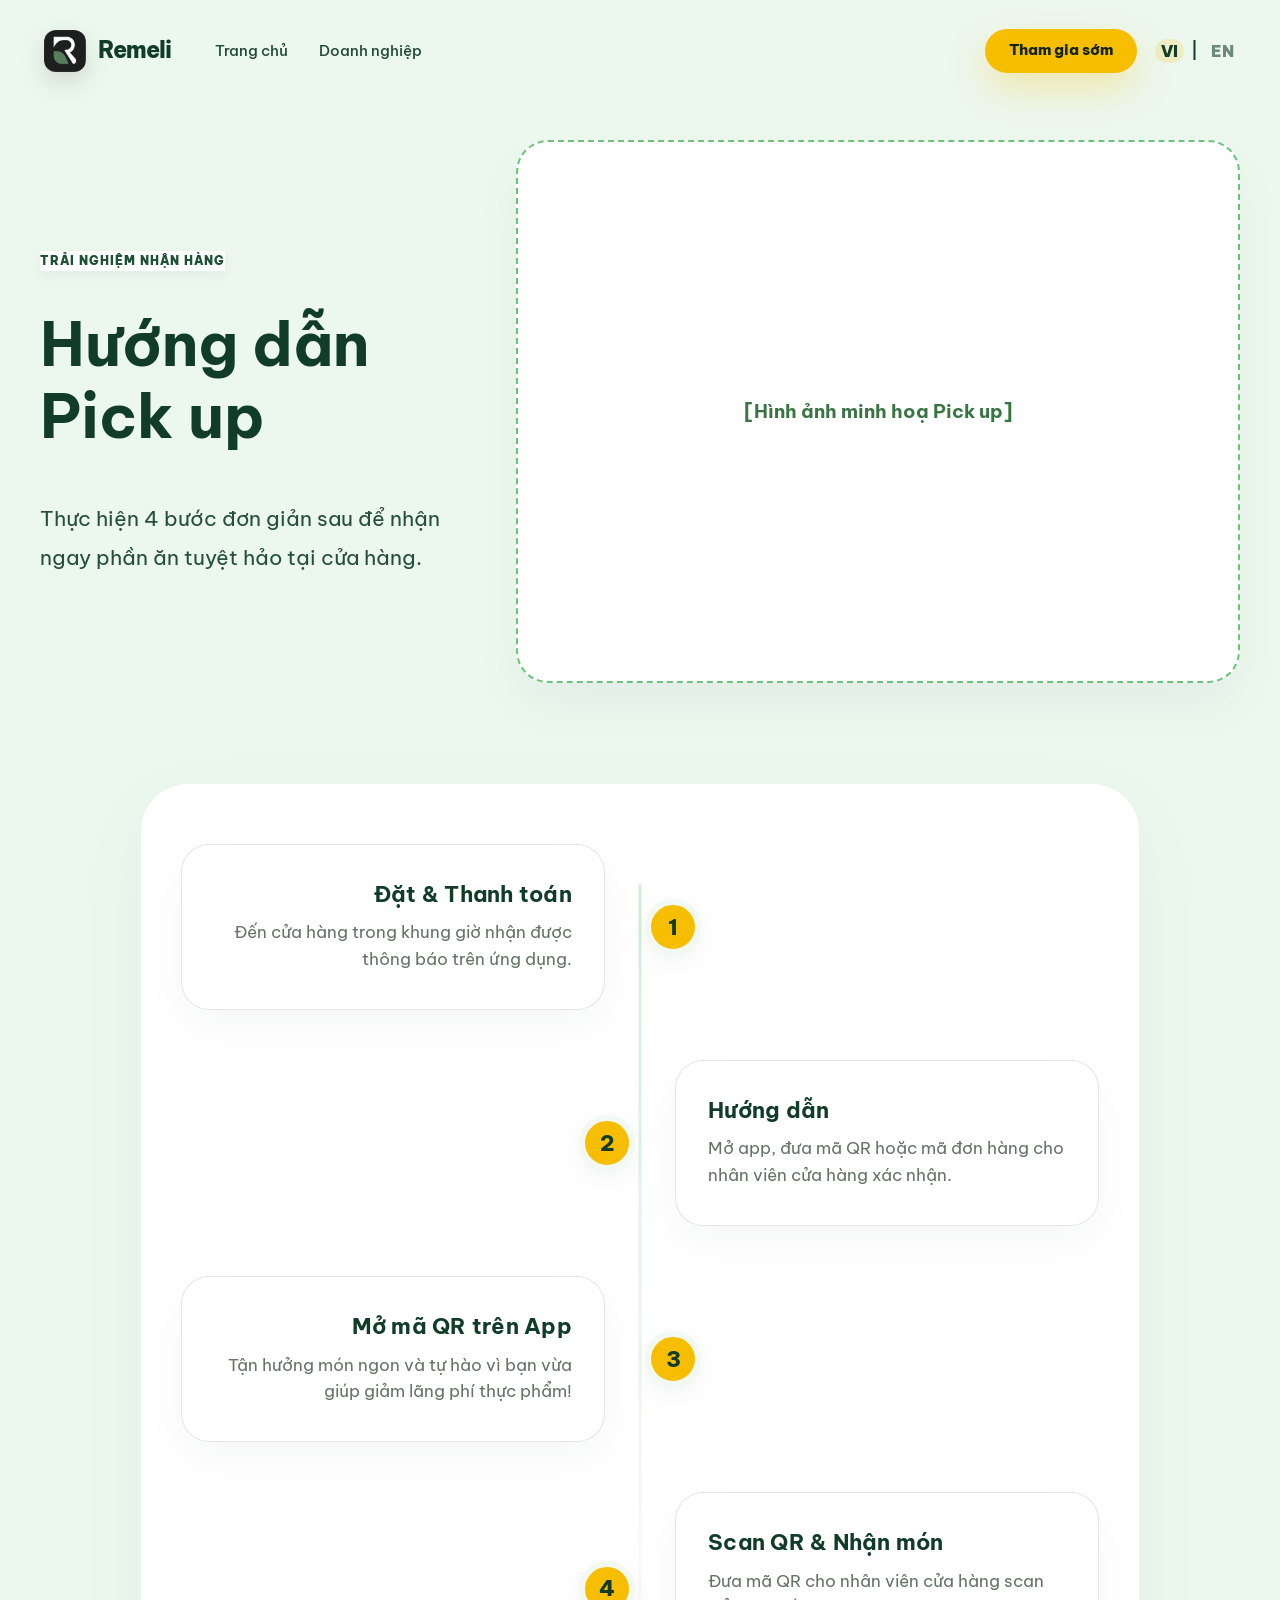
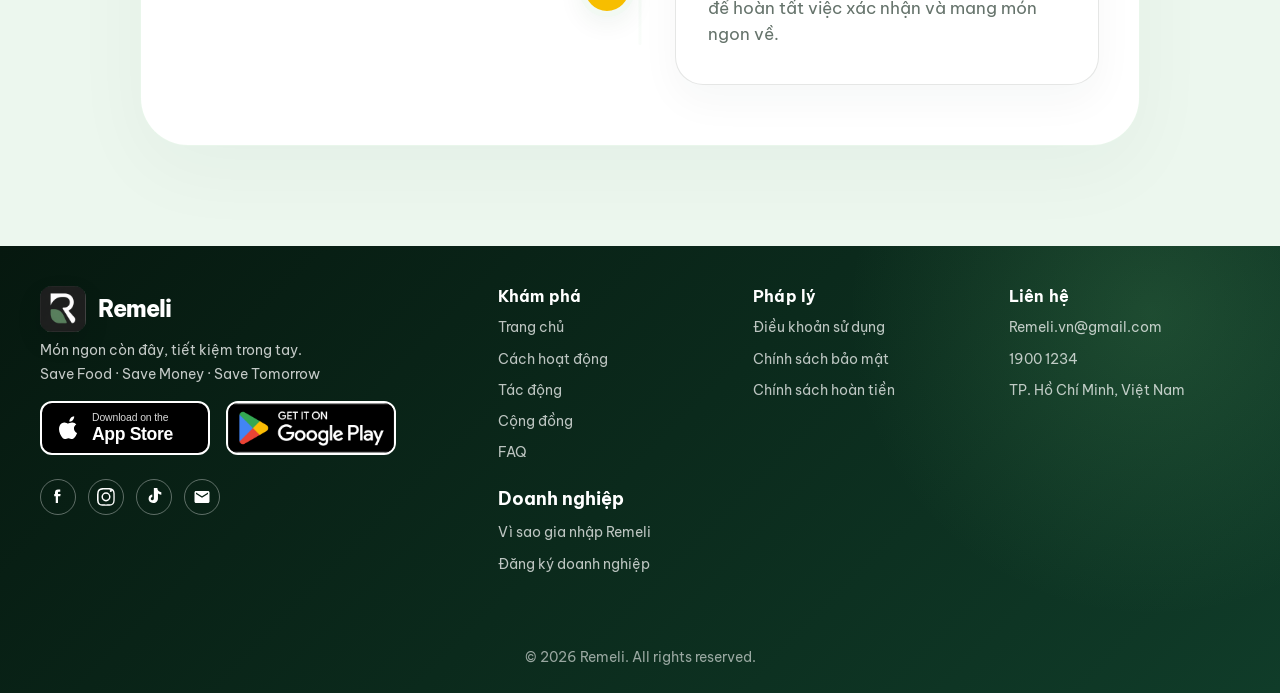
<file: lam-sao-de-pick-up.html>
<!DOCTYPE html>
<html lang="vi">
<head>
  <meta charset="UTF-8" />
  <meta name="viewport" content="width=device-width, initial-scale=1.0" />
  <meta name="description" content="Remeli giúp bạn tìm món ngon còn lại trong ngày từ cửa hàng địa phương tại Việt Nam, đặt trước dễ dàng và nhận tại cửa hàng." />
  <title data-i18n="pickupPageTitleDoc">Remeli | Làm sao để pick up</title>
  <link rel="icon" type="image/png" href="assets/favicon.png" />
  <link rel="preconnect" href="https://fonts.googleapis.com">
  <link rel="preconnect" href="https://fonts.gstatic.com" crossorigin>
  <link href="https://fonts.googleapis.com/css2?family=Anton&family=Be+Vietnam+Pro:wght@400;500;600;700;800&display=swap" rel="stylesheet">
  <link rel="stylesheet" href="styles.css" />
</head>
<body class="">
  <svg style="display: none;">
    <defs>
      <linearGradient id="googlePlayGradient" x1="0%" y1="0%" x2="100%" y2="100%">
        <stop offset="0%" stop-color="#00a1ff" />
        <stop offset="30%" stop-color="#00e765" />
        <stop offset="70%" stop-color="#ffb300" />
        <stop offset="100%" stop-color="#ff3a44" />
      </lineargradient>
    </defs>
  </svg>

  <header class="site-header header-light-bg" id="siteHeader">
    <a class="brand" href="index.html" aria-label="Remeli trang chủ" data-i18n-aria-label="brandAria">
      <img src="assets/remeli-logo.png" alt="Remeli logo" />
      <span>Remeli</span>
    </a>

    <button class="menu-toggle" id="menuToggle" aria-label="Mở menu" aria-expanded="false" data-i18n-aria-label="menuOpen">
      <span></span>
      <span></span>
      <span></span>
    </button>

    <nav class="main-nav" id="mainNav" aria-label="Menu chính" data-i18n-aria-label="mainMenu">
      <div class="nav-item-with-dropdown">
        <a href="index.html" data-i18n="navHome">Trang chủ</a>
        <div class="mega-menu">
          <div class="mega-menu-column">
            <h4 data-i18n="megaApp">App</h4>
            <a href="huong-dan-tai-app.html" data-i18n="megaDownloadApp">Hướng dẫn tải App</a>
            <a href="lam-sao-de-pick-up.html" data-i18n="megaHowToPickup">Làm sao để pick up</a>
          </div>
          <div class="mega-menu-column">
            <h4 data-i18n="megaAboutUs">About us</h4>
            <a href="about-remeli.html" data-i18n="megaAboutRemeli">About Remeli</a>
            <a href="our-team.html" data-i18n="megaOurTeam">Our team</a>
          </div>
          <div class="mega-menu-column">
            <h4 data-i18n="megaCommunity">Community</h4>
            <a href="tac-dong.html" data-i18n="megaImpact">Tác động</a>
            <a href="phan-hoi-khach-hang.html" data-i18n="megaCustomerFeedback">Phản hồi khách hàng</a>
            <a href="faq.html" data-i18n="navFaq">FAQ</a>
          </div>
        </div>
      </div>
      <div class="nav-item-with-dropdown">
        <a href="vi-sao-gia-nhap.html" data-i18n="navMerchant">Doanh nghiệp</a>
        <div class="mega-menu">
          <div class="mega-menu-column">
            <h4 data-i18n="megaForBusiness">Dành cho Doanh nghiệp</h4>
            <a data-i18n="megaWhyJoin" href="vi-sao-gia-nhap.html">Vì sao gia nhập Remeli</a>
            <a data-i18n="megaRegisterBusiness" href="dang-ki-doanh-nghiep.html">Đăng ký doanh nghiệp</a>
          </div>
        </div>
      </div>
    </nav>

    <div class="header-actions">
      <button class="btn btn-yellow btn-small" type="button" data-open-modal="waitlistModal" data-i18n="joinEarly">Tham gia sớm</button>
      <div class="language-toggle" aria-label="Đổi ngôn ngữ" data-i18n-aria-label="languageLabel">
        <button class="lang-option active" type="button" data-lang-switch="vi" aria-pressed="true">VI</button>
        <span>|</span>
        <button class="lang-option" type="button" data-lang-switch="en" aria-pressed="false">EN</button>
      </div>
    </div>
  </header>

  <section class="pickup-process" style="padding: 140px 24px 100px; background: var(--green-100); min-height: 80vh;">
    
    <div class="section-grid section-grid-left reveal" style="max-width: 1200px; margin: 0 auto 100px; align-items: center;">
      <div class="section-copy" style="text-align: left;">
        <span data-i18n="pickupPageTitle" class="eyebrow" style="color: var(--green-800); background: var(--white); box-shadow: 0 4px 12px rgba(16, 60, 41, 0.05);">Trải nghiệm nhận hàng</span>
        <h1 class="split-title" style="color: var(--green-900); justify-content: flex-start; margin-top: 24px; font-size: 3.8rem; line-height: 1.1;"><span data-i18n="pickupHeroTitle1">Hướng dẫn</span><span data-i18n="pickupHeroTitle2">Pick up</span></h1>
        <p data-i18n="pickupHeroDesc" style="color: var(--green-900); max-width: 600px; margin: 24px 0 0; font-size: 1.3rem; opacity: 0.9;">Thực hiện 4 bước đơn giản sau để nhận ngay phần ăn tuyệt hảo tại cửa hàng.</p>
      </div>
      <div class="section-visual">
        <div style="width: 100%; aspect-ratio: 4/3; background: var(--white); border-radius: 32px; border: 2px dashed var(--green-400); display: flex; align-items: center; justify-content: center; font-weight: 700; color: var(--green-700); font-size: 1.2rem; box-shadow: 0 24px 48px rgba(16, 60, 41, 0.04);" data-i18n="pickupImageAlt">
          [Hình ảnh minh hoạ Pick up]
        </div>
      </div>
    </div>

    <!-- The Seamless Container -->
    <div style="background: var(--white); border-radius: 48px; max-width: 1000px; margin: 0 auto; padding: 60px 40px; border: 1px solid rgba(107, 195, 121, 0.15); box-shadow: 0 24px 80px rgba(16, 60, 41, 0.04); position: relative;" class="reveal">
      
      <!-- Center vertical line for desktop -->
      <div class="timeline-line-center" style="position: absolute; top: 100px; bottom: 100px; left: 50%; transform: translateX(-50%); width: 3px; background: linear-gradient(180deg, var(--green-400), var(--green-100)); opacity: 0.3; border-radius: 4px;"></div>

      <style>
        .process-step { display: flex; align-items: center; margin-bottom: 50px; position: relative; z-index: 1; }
        .process-step:last-child { margin-bottom: 0; }
        .process-step .step-content { flex: 1; background: var(--white); padding: 36px 32px; border-radius: 28px; box-shadow: 0 16px 40px rgba(16, 60, 41, 0.04); border: 1px solid var(--line); transition: transform 0.3s ease, box-shadow 0.3s ease; }
        .process-step .step-content:hover { transform: translateY(-4px); box-shadow: 0 24px 50px rgba(16, 60, 41, 0.08); border-color: var(--green-400); }
        .process-step .step-icon { width: 56px; height: 56px; background: var(--yellow); color: var(--green-900); border-radius: 50%; display: flex; align-items: center; justify-content: center; font-size: 1.4rem; font-weight: 800; font-family: var(--display-font); border: 6px solid #f2f9f3; margin: 0 40px; flex-shrink: 0; box-shadow: 0 8px 24px rgba(16,60,41,0.06); }
        .process-step .empty-space { flex: 1; }
        
        .process-step:nth-child(odd) .step-content { text-align: right; }
        .process-step:nth-child(even) { flex-direction: row-reverse; }
        .process-step:nth-child(even) .step-content { text-align: left; }

        @media (max-width: 768px) {
          .timeline-line-center { left: 40px; transform: none; }
          .process-step, .process-step:nth-child(even) { flex-direction: column; align-items: flex-start; margin-bottom: 30px; }
          .process-step .step-icon { margin: 0 0 16px 8px; border-width: 4px; width: 48px; height: 48px; font-size: 1.2rem; }
          .process-step .empty-space { display: none; }
          .process-step .step-content, .process-step:nth-child(odd) .step-content { text-align: left; width: 100%; padding: 28px 24px; }
          .pickup-process > div:nth-child(2) { padding: 40px 24px; }
        }
      </style>

      <!-- Step 1 -->
      <div class="process-step">
        <div class="step-content">
          <h3 style="color: var(--green-900); font-size: 1.35rem; margin-bottom: 12px;" data-i18n="pickupStep1">Đặt & Thanh toán</h3>
          <p data-i18n="pickupStep1Desc" style="color: var(--muted); margin: 0; line-height: 1.6; font-size: 1.05rem;">Click chọn phần ăn bạn yêu thích và tiến hành thanh toán an toàn ngay trên ứng dụng.</p>
        </div>
        <div class="step-icon">1</div>
        <div class="empty-space"></div>
      </div>

      <!-- Step 2 -->
      <div class="process-step">
        <div class="step-content">
          <h3 data-i18n="pickupHeroTitle1" style="color: var(--green-900); font-size: 1.35rem; margin-bottom: 12px;">Xem địa chỉ & Hướng dẫn</h3>
          <p data-i18n="pickupStep2Desc" style="color: var(--muted); margin: 0; line-height: 1.6; font-size: 1.05rem;">Hệ thống sẽ hiện chi tiết địa chỉ cùng các hướng dẫn nhận món trực tiếp từ cửa hàng.</p>
        </div>
        <div class="step-icon">2</div>
        <div class="empty-space"></div>
      </div>

      <!-- Step 3 -->
      <div class="process-step">
        <div class="step-content">
          <h3 data-i18n="pickupStep3" style="color: var(--green-900); font-size: 1.35rem; margin-bottom: 12px;">Mở mã QR trên App</h3>
          <p data-i18n="pickupStep3Desc" style="color: var(--muted); margin: 0; line-height: 1.6; font-size: 1.05rem;">Khi đến cửa hàng, bạn chỉ cần mở ứng dụng và chuẩn bị sẵn mã QR xác nhận đơn hàng.</p>
        </div>
        <div class="step-icon">3</div>
        <div class="empty-space"></div>
      </div>

      <!-- Step 4 -->
      <div class="process-step">
        <div class="step-content">
          <h3 style="color: var(--green-900); font-size: 1.35rem; margin-bottom: 12px;" data-i18n="pickupStep4">Scan QR & Nhận món</h3>
          <p data-i18n="pickupStep4Desc" style="color: var(--muted); margin: 0; line-height: 1.6; font-size: 1.05rem;">Đưa mã QR cho nhân viên cửa hàng scan để hoàn tất việc xác nhận và mang món ngon về.</p>
        </div>
        <div class="step-icon">4</div>
        <div class="empty-space"></div>
      </div>

    </div>
  </section>

  <footer class="site-footer">
    <div class="footer-brand">
      <a class="brand brand-footer" href="index.html#home">
        <img src="assets/remeli-logo.png" alt="Remeli logo" />
        <span>Remeli</span>
      </a>
      <p data-i18n="footerSlogan">Món ngon còn đây, tiết kiệm trong tay.<br />Save Food. Save Money. Save Tomorrow.</p>
      
      <!-- Khung Tải ứng dụng App Store & Google Play đồng bộ đa sắc chuẩn ảnh mẫu -->
      <div class="download-badges">
    <a href="#" class="app-badge store-apple" target="_blank" rel="noopener noreferrer">
      <svg viewBox="0 0 384 512" class="icon-apple">
        <path d="M318.7 268.7c-.2-36.7 16.4-64.4 50-84.8-18.8-26.9-47.2-41.7-84.7-44.6-35.5-2.8-74.3 20.7-88.5 20.7-15 0-48.7-22.7-79.4-22.1-39.3.6-76 22.8-96.1 57.3-41.9 71.9-10.7 178.6 30 237.3 19.9 28.7 44 60.7 75 59.5 29.8-1.2 41.2-19.3 77.2-19.3 35.8 0 46.4 19.3 77.6 18.6 31.9-.6 53.1-29.3 72.8-58.1 23.5-34.1 33.1-67 33.6-68.7-1.2-.5-66.4-25.4-66.7-101.5zM297.1 84.4c17.4-21.1 29.2-50.5 26-80.1-25.4 1-56.1 16.9-74.3 38.2-16.2 18.8-30.4 48.6-26.6 77.4 28.4 2.2 57.4-14.4 74.9-35.5z"/>
      </svg>
      <div class="badge-text">
        <small>Download on the</small>
        <strong>App Store</strong>
      </div>
    </a>

    <a href="#" class="app-badge store-google" target="_blank" rel="noopener noreferrer">
        <img src="assets/GetItOnGooglePlay_Badge_Web_color_English.png" alt="Get it on Google Play">
    </a>
</div>
      <!-- Icon Mạng xã hội dạng SVG nét cao -->
      <div class="socials" style="margin-top: 20px;" aria-label="Mạng xã hội" data-i18n-aria-label="socialLabel">
        <a href="https://www.facebook.com/profile.php?id=61591467995736" target="_blank" rel="noopener noreferrer" aria-label="Facebook">
          <svg style="width:18px;height:18px;fill:currentColor;" viewBox="0 0 24 24"><path d="M9 8H7v3h2v9h3v-9h3l.5-3H12V6c0-.88.72-1 1-1h2V2h-3a4 4 0 0 0-4 4v2z"/></svg>
        </a>
        <a href="https://www.instagram.com/remeli.vn/" target="_blank" rel="noopener noreferrer" aria-label="Instagram">
          <svg style="width:18px;height:18px;fill:currentColor;" viewBox="0 0 24 24"><path d="M12 2.16c3.2 0 3.58.01 4.85.07 3.25.15 4.77 1.69 4.92 4.92.06 1.27.07 1.65.07 4.85s-.01 3.58-.07 4.85c-.15 3.23-1.66 4.77-4.92 4.92-1.27.06-1.64.07-4.85.07s-3.58-.01-4.85-.07c-3.26-.15-4.77-1.7-4.92-4.92-.06-1.27-.07-1.65-.07-4.85s.01-3.58.07-4.85c.15-3.23 1.66-4.77 4.92-4.92 1.27-.06 1.64-.07 4.85-.07M12 0C8.74 0 8.33.01 7.05.07c-4.27.2-6.6 2.52-6.8 6.8C.01 8.13 0 8.54 0 11.8s.01 3.67.07 4.95c.2 4.27 2.53 6.61 6.8 6.8 1.28.06 1.69.07 4.95.07s3.67-.01 4.95-.07c4.27-.2 6.61-2.53 6.8-6.8.06-1.28.07-1.69.07-4.95s-.01-3.67-.07-4.95c-.2-4.27-2.53-6.61-6.8-6.8C15.67.01 15.26 0 12 0zm0 5.76a6.04 6.04 0 1 0 0 12.08 6.04 6.04 0 0 0 0-12.08zm0 10.12a4.07 4.07 0 1 1 0-8.14 4.07 4.07 0 0 1 0 8.14zm6.4-10.42a1.41 1.41 0 1 0 0-2.83 1.41 1.41 0 0 0 0 2.83z"/></svg>
        </a>
        <a href="https://www.tiktok.com/@remeli.vn" target="_blank" rel="noopener noreferrer" aria-label="TikTok">
          <svg style="width:18px;height:18px;fill:currentColor;" viewBox="0 0 24 24"><path d="M12.53.02C13.84 0 15.14.01 16.44 0c.08 1.53.63 3.01 1.63 4.14 1.03.9 2.36 1.35 3.71 1.42v3.39c-1.28-.02-2.54-.42-3.6-1.15-.31-.19-.61-.4-.89-.63v6.73c.03 2.22-1.12 4.31-3 5.42-2.11 1.19-4.78 1.12-6.81-.19-2.11-1.42-3.12-4.02-2.49-6.49.53-2.2 2.45-3.83 4.73-3.96v3.4c-.74.05-1.44.47-1.78 1.13-.48.97-.13 2.19.78 2.73.91.56 2.14.31 2.75-.54.27-.41.38-.9.34-1.39V.02z"/></svg>
        </a>
        <a href="mailto:Remeli.vn@gmail.com" aria-label="Email">
          <svg style="width:18px;height:18px;fill:currentColor;" viewBox="0 0 24 24"><path d="M20 4H4c-1.1 0-1.99.9-1.99 2L2 18c0 1.1.9 2 2 2h16c1.1 0 2-.9 2-2V6c0-1.1-.9-2-2-2zm0 4l-8 5-8-5V6l8 5 8-5v2z"/></svg>
        </a>
      </div>
    </div>
    <div class="footer-links">
      <div>
                <h3 data-i18n="footerExplore">Khám phá</h3>
        <a href="index.html#home" data-i18n="navHome">Trang chủ</a>
        <a href="index.html#how-it-works" data-i18n="navHow">Cách hoạt động</a>
        <a href="index.html#impact" data-i18n="navImpact">Tác động</a>
        <a href="index.html#community" data-i18n="navCommunity">Cộng đồng</a>
        <a href="faq.html" data-i18n="navFaq">FAQ</a>
        
        <h4 data-i18n="navMerchant" style="margin-top: 20px; margin-bottom: 8px; color: var(--white); font-weight: 700; font-size: 1.1rem;">Doanh nghiệp</h4>
        <a data-i18n="megaWhyJoin" href="vi-sao-gia-nhap.html">Vì sao gia nhập Remeli</a>
        <a data-i18n="megaRegisterBusiness" href="dang-ki-doanh-nghiep.html">Đăng ký doanh nghiệp</a>
      </div>
      <div>
        <h3 data-i18n="footerLegal">Pháp lý</h3>
        <a href="#" data-i18n="terms">Điều khoản sử dụng</a>
        <a href="#" data-i18n="privacy">Chính sách bảo mật</a>
        <a href="#" data-i18n="refund">Chính sách hoàn tiền</a>
      </div>
      <div>
        <h3 data-i18n="footerContact">Liên hệ</h3>
        <a href="mailto:Remeli.vn@gmail.com">Remeli.vn@gmail.com</a>
        <a href="tel:19001234">1900 1234</a>
        <span data-i18n="location">TP. Hồ Chí Minh, Việt Nam</span>
      </div>
    </div>
    <p class="copyright">© 2026 Remeli. All rights reserved.</p>
  </footer>

  <!-- Khối Pop-up Waitlist hoạt động đồng bộ tại trang FAQ -->
  <div class="modal" id="waitlistModal" aria-hidden="true">
    <div class="modal-overlay" data-close-modal></div>
    <div class="modal-panel modal-panel-small" role="dialog" aria-modal="true" aria-labelledby="waitlistModalTitle">
      <button class="modal-close" type="button" data-close-modal aria-label="Đóng" data-i18n-aria-label="closeModal">×</button>
      <span class="eyebrow" data-i18n="waitlistEyebrow">Tham gia danh sách chờ</span>
      <h2 id="waitlistModalTitle" data-i18n="waitlistModalTitle">Nhận thông tin sớm nhất từ Remeli</h2>
      <p data-i18n="waitlistModalText">Để lại thông tin để Remeli báo cho bạn khi ra mắt tại thành phố của bạn.</p>
      <form class="stacked-form" id="waitlistForm" action="https://script.google.com/macros/s/AKfycbz02_CwynBXLxD4ofVWuuCcy0Z5YHeLYgymd5x6QaJ5G5QAr4hnDKX-C0Sxp8bsQAZKMg/exec" method="POST" target="hidden_iframe">
        <input type="hidden" name="formType" value="waitlist" />
        <label>
          <span data-i18n="emailLabel">Email của bạn</span>
          <input type="email" name="email" required placeholder="" />
        </label>
        <label>
          <span data-i18n="cityLabel">Thành phố</span>
          <select name="city" required>
            <option value="" data-i18n="cityPlaceholder">Chọn thành phố</option>
            <option>TP. Hồ Chí Minh</option>
            <option data-i18n="cityHanoi">Hà Nội</option>
            <option data-i18n="cityDanang">Đà Nẵng</option>
            <option data-i18n="cityCantho">Cần Thơ</option>
            <option data-i18n="cityOther">Khác</option>
          </select>
        </label>
        <label>
          <span data-i18n="roleLabel">Bạn là?</span>
          <select name="role" required>
            <option value="" data-i18n="rolePlaceholder">Bạn là?</option>
            <option data-i18n="roleUser">Người dùng</option>
            <option data-i18n="roleMerchant">Chủ cửa hàng</option>
            <option data-i18n="roleOther">Khác</option>
          </select>
        </label>
        <button class="btn btn-green" type="submit" data-i18n="waitlistButton">Tham gia danh sách chờ</button>
        <p class="form-message" id="waitlistMessage"></p>
      </form>
    </div>
  </div>

  <iframe name="hidden_iframe" id="hiddenFormIframe" style="display:none;" title="form-submit-target"></iframe>

  <script src="script.js"></script>
</body>
</html>
</file>
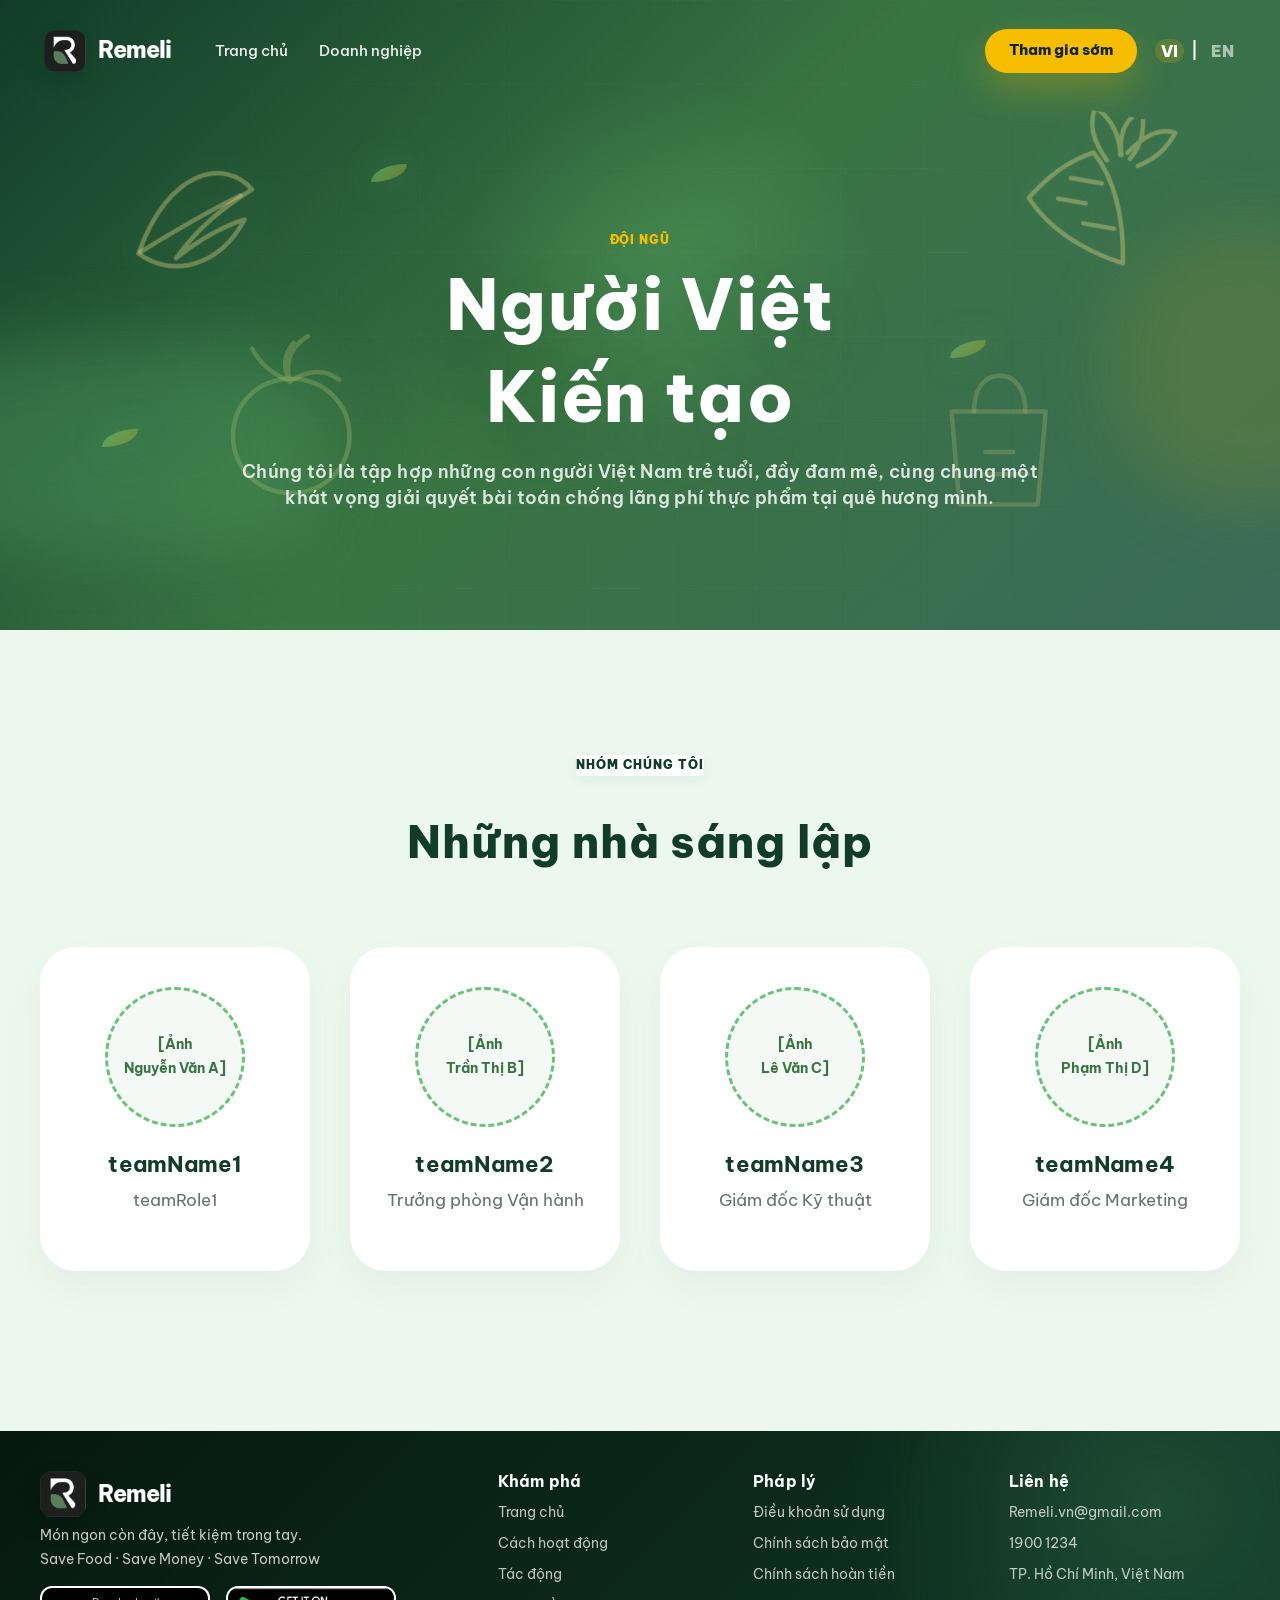
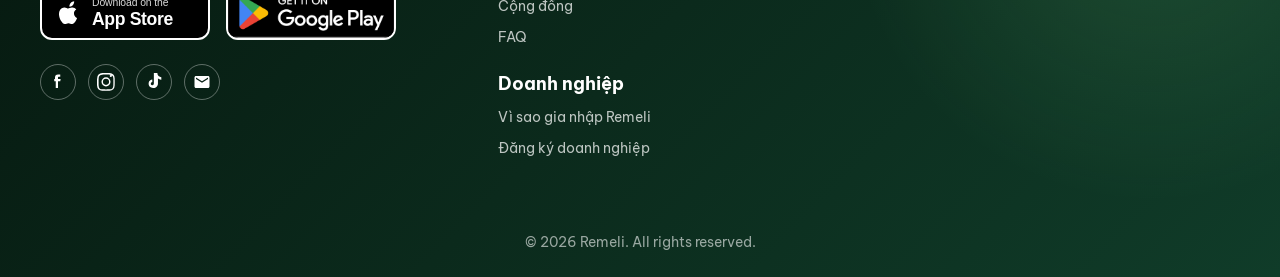
<file: our-team.html>
<!DOCTYPE html>
<html lang="vi">

<head>
  <meta charset="UTF-8" />
  <meta name="viewport" content="width=device-width, initial-scale=1.0" />
  <meta name="description"
    content="Remeli giúp bạn tìm món ngon còn lại trong ngày từ cửa hàng địa phương tại Việt Nam, đặt trước dễ dàng và nhận tại cửa hàng." />
  <title>Remeli | Our team</title>
  <link rel="icon" type="image/png" href="assets/favicon.png" />
  <link rel="preconnect" href="https://fonts.googleapis.com">
  <link rel="preconnect" href="https://fonts.gstatic.com" crossorigin>
  <link
    href="https://fonts.googleapis.com/css2?family=Anton&family=Be+Vietnam+Pro:wght@400;500;600;700;800&display=swap"
    rel="stylesheet">
  <link rel="stylesheet" href="styles.css" />
</head>

<body class="">
  <svg style="display: none;">
    <defs>
      <linearGradient id="googlePlayGradient" x1="0%" y1="0%" x2="100%" y2="100%">
        <stop offset="0%" stop-color="#00a1ff" />
        <stop offset="30%" stop-color="#00e765" />
        <stop offset="70%" stop-color="#ffb300" />
        <stop offset="100%" stop-color="#ff3a44" />
      </lineargradient>
    </defs>
  </svg>

  <header class="site-header" id="siteHeader">
    <a class="brand" href="index.html" aria-label="Remeli trang chủ" data-i18n-aria-label="brandAria">
      <img src="assets/remeli-logo.png" alt="Remeli logo" />
      <span>Remeli</span>
    </a>

    <button class="menu-toggle" id="menuToggle" aria-label="Mở menu" aria-expanded="false"
      data-i18n-aria-label="menuOpen">
      <span></span>
      <span></span>
      <span></span>
    </button>

    <nav class="main-nav" id="mainNav" aria-label="Menu chính" data-i18n-aria-label="mainMenu">
      <div class="nav-item-with-dropdown">
        <a href="index.html" data-i18n="navHome">Trang chủ</a>
        <div class="mega-menu">
          <div class="mega-menu-column">
            <h4 data-i18n="megaApp">App</h4>
            <a href="huong-dan-tai-app.html" data-i18n="megaDownloadApp">Hướng dẫn tải App</a>
            <a href="lam-sao-de-pick-up.html" data-i18n="megaHowToPickup">Làm sao để pick up</a>
          </div>
          <div class="mega-menu-column">
            <h4 data-i18n="megaAboutUs">About us</h4>
            <a href="about-remeli.html" data-i18n="megaAboutRemeli">About Remeli</a>
            <a href="our-team.html" data-i18n="megaOurTeam">Our team</a>
          </div>
          <div class="mega-menu-column">
            <h4 data-i18n="megaCommunity">Community</h4>
            <a href="tac-dong.html" data-i18n="megaImpact">Tác động</a>
            <a href="phan-hoi-khach-hang.html" data-i18n="megaCustomerFeedback">Phản hồi khách hàng</a>
            <a href="faq.html" data-i18n="navFaq">FAQ</a>
          </div>
        </div>
      </div>
      <div class="nav-item-with-dropdown">
        <a href="vi-sao-gia-nhap.html" data-i18n="navMerchant">Doanh nghiệp</a>
        <div class="mega-menu">
          <div class="mega-menu-column">
            <h4 data-i18n="megaForBusiness">Dành cho Doanh nghiệp</h4>
            <a data-i18n="megaWhyJoin" href="vi-sao-gia-nhap.html">Vì sao gia nhập Remeli</a>
            <a data-i18n="megaRegisterBusiness" href="dang-ki-doanh-nghiep.html">Đăng ký doanh nghiệp</a>
          </div>
        </div>
      </div>
    </nav>

    <div class="header-actions">
      <button class="btn btn-yellow btn-small" type="button" data-open-modal="waitlistModal" data-i18n="joinEarly">Tham
        gia sớm</button>
      <div class="language-toggle" aria-label="Đổi ngôn ngữ" data-i18n-aria-label="languageLabel">
        <button class="lang-option active" type="button" data-lang-switch="vi" aria-pressed="true">VI</button>
        <span>|</span>
        <button class="lang-option" type="button" data-lang-switch="en" aria-pressed="false">EN</button>
      </div>
    </div>
  </header>

  <section class="hero" id="home" style="min-height: 70vh;">
    <div class="hero-bg" aria-hidden="true">
      <svg class="hero-line line-leaf-one" viewBox="0 0 160 160">
        <path d="M29 92c42-69 94-67 111-35-27 10-53 22-79 46 24-12 46-19 67-21-30 35-72 39-99 10Z" />
        <path d="M31 91c31-11 60-21 98-31" />
      </svg>
      <svg class="hero-line line-carrot" viewBox="0 0 160 160">
        <path d="M66 37c22 19 37 52 43 93-42-6-72-21-93-43 15-24 30-39 50-50Z" />
        <path
          d="M96 32c14-21 27-27 39-25-5 14-12 25-28 35M91 35c-6-20-2-32 11-43 6 17 5 32-3 45M79 42c-16-16-22-30-18-45 14 7 25 19 29 38" />
        <path d="M50 63h28M42 83h25M68 101h28" />
      </svg>
      <svg class="hero-line line-tomato" viewBox="0 0 160 160">
        <path d="M77 48c29 0 52 22 52 51s-23 51-52 51-52-22-52-51 23-51 52-51Z" />
        <path d="M76 51c-5-18 1-32 16-41M76 50c-14-5-26-14-34-29M76 50c17-10 30-11 44-1M76 50c-7-12-6-23 3-34" />
      </svg>
      <svg class="hero-line line-bag" viewBox="0 0 160 160">
        <path d="M38 55h84l-7 83H45L38 55Z" />
        <path d="M58 55c0-20 9-32 23-32s23 12 23 32" />
        <path d="M68 91h25M68 111h38" />
      </svg>

      <div class="soft-blob blob-one"></div>
      <div class="soft-blob blob-two"></div>

      <div class="floating-leaf leaf-a"></div>
      <div class="floating-leaf leaf-b"></div>
      <div class="floating-leaf leaf-c"></div>

      <div class="glass-layer"></div>
    </div>

    <div class="hero-content reveal"
      style="padding-top: 100px; text-align: center; display: flex; flex-direction: column; align-items: center;">
      <span class="eyebrow eyebrow-yellow" style="margin: 0 auto 16px;" data-i18n="teamEyebrow2">Đội ngũ</span>
      <h1 class="split-title" style="justify-content: center;"><span data-i18n="teamVietnamese">Người Việt</span><span data-i18n="teamCreate">Kiến tạo</span></h1>
      <p style="margin: 24px auto; max-width: 800px; font-size: 1.15rem; opacity: 0.9;" data-i18n="teamVietnameseDesc">Chúng tôi là tập hợp những con
        người Việt Nam trẻ tuổi, đầy đam mê, cùng chung một khát vọng giải quyết bài toán chống lãng phí thực phẩm tại
        quê hương mình.</p>
    </div>
  </section>

  <!-- Team Section -->
  <section style="padding: 120px 24px 160px; background: var(--green-100); text-align: center;">
    <div style="max-width: 1200px; margin: 0 auto;">

      <div style="margin-bottom: 80px;" class="reveal">
        <span class="eyebrow"
          style="background: var(--white); color: var(--green-900); box-shadow: 0 4px 12px rgba(16,60,41,0.05);" data-i18n="teamOurGroup">Nhóm
          chúng tôi</span>
        <h2 style="color: var(--green-900); font-size: 2.8rem; margin: 24px 0;" data-i18n="teamFounders">Những nhà sáng lập</h2>
      </div>

      <style>
        .team-grid {
          display: grid;
          grid-template-columns: repeat(auto-fit, minmax(240px, 1fr));
          gap: 40px;
        }

        .team-card {
          background: var(--white);
          border-radius: 36px;
          padding: 40px 24px;
          box-shadow: 0 16px 40px rgba(16, 60, 41, 0.04);
          transition: transform 0.3s ease, box-shadow 0.3s ease;
        }

        .team-card:hover {
          transform: translateY(-8px);
          box-shadow: 0 24px 48px rgba(16, 60, 41, 0.08);
        }

        .team-avatar {
          width: 140px;
          height: 140px;
          border-radius: 50%;
          background: #f4f9f5;
          margin: 0 auto 24px;
          display: flex;
          align-items: center;
          justify-content: center;
          border: 3px dashed var(--green-400);
          color: var(--green-700);
          font-weight: bold;
          font-size: 0.9rem;
          text-align: center;
          overflow: hidden;
        }

        .team-name {
          color: var(--green-900);
          font-size: 1.4rem;
          margin-bottom: 8px;
        }

        .team-title {
          color: var(--muted);
          font-size: 1.05rem;
        }
      </style>

      <div class="team-grid reveal">

        <!-- Member 1 -->
        <div class="team-card">
          <div class="team-avatar">[Ảnh<br />Nguyễn Văn A]</div>
          <h3 class="team-name" data-i18n="teamName1">Nguyễn Văn A</h3>
          <p class="team-title" data-i18n="teamRole1">CEO & Founder</p>
        </div>

        <!-- Member 2 -->
        <div class="team-card">
          <div class="team-avatar">[Ảnh<br />Trần Thị B]</div>
          <h3 class="team-name" data-i18n="teamName2">Trần Thị B</h3>
          <p class="team-title" data-i18n="teamOps">Trưởng phòng Vận hành</p>
        </div>

        <!-- Member 3 -->
        <div class="team-card">
          <div class="team-avatar">[Ảnh<br />Lê Văn C]</div>
          <h3 class="team-name" data-i18n="teamName3">Lê Văn C</h3>
          <p class="team-title" data-i18n="teamTech">Giám đốc Kỹ thuật</p>
        </div>

        <!-- Member 4 -->
        <div class="team-card">
          <div class="team-avatar">[Ảnh<br />Phạm Thị D]</div>
          <h3 class="team-name" data-i18n="teamName4">Phạm Thị D</h3>
          <p class="team-title" data-i18n="teamMkt">Giám đốc Marketing</p>
        </div>

      </div>
    </div>
  </section>

  <footer class="site-footer">
    <div class="footer-brand">
      <a class="brand brand-footer" href="index.html#home">
        <img src="assets/remeli-logo.png" alt="Remeli logo" />
        <span>Remeli</span>
      </a>
      <p data-i18n="footerSlogan">Món ngon còn đây, tiết kiệm trong tay.<br />Save Food. Save Money. Save Tomorrow.</p>

      <!-- Khung Tải ứng dụng App Store & Google Play đồng bộ đa sắc chuẩn ảnh mẫu -->
      <div class="download-badges">
        <a href="#" class="app-badge store-apple" target="_blank" rel="noopener noreferrer">
          <svg viewBox="0 0 384 512" class="icon-apple">
            <path
              d="M318.7 268.7c-.2-36.7 16.4-64.4 50-84.8-18.8-26.9-47.2-41.7-84.7-44.6-35.5-2.8-74.3 20.7-88.5 20.7-15 0-48.7-22.7-79.4-22.1-39.3.6-76 22.8-96.1 57.3-41.9 71.9-10.7 178.6 30 237.3 19.9 28.7 44 60.7 75 59.5 29.8-1.2 41.2-19.3 77.2-19.3 35.8 0 46.4 19.3 77.6 18.6 31.9-.6 53.1-29.3 72.8-58.1 23.5-34.1 33.1-67 33.6-68.7-1.2-.5-66.4-25.4-66.7-101.5zM297.1 84.4c17.4-21.1 29.2-50.5 26-80.1-25.4 1-56.1 16.9-74.3 38.2-16.2 18.8-30.4 48.6-26.6 77.4 28.4 2.2 57.4-14.4 74.9-35.5z" />
          </svg>
          <div class="badge-text">
            <small>Download on the</small>
            <strong>App Store</strong>
          </div>
        </a>

        <a href="#" class="app-badge store-google" target="_blank" rel="noopener noreferrer">
          <img src="assets/GetItOnGooglePlay_Badge_Web_color_English.png" alt="Get it on Google Play">
        </a>
      </div>
      <!-- Icon Mạng xã hội dạng SVG nét cao -->
      <div class="socials" style="margin-top: 20px;" aria-label="Mạng xã hội" data-i18n-aria-label="socialLabel">
        <a href="https://www.facebook.com/profile.php?id=61591467995736" target="_blank" rel="noopener noreferrer"
          aria-label="Facebook">
          <svg style="width:18px;height:18px;fill:currentColor;" viewBox="0 0 24 24">
            <path d="M9 8H7v3h2v9h3v-9h3l.5-3H12V6c0-.88.72-1 1-1h2V2h-3a4 4 0 0 0-4 4v2z" />
          </svg>
        </a>
        <a href="https://www.instagram.com/remeli.vn/" target="_blank" rel="noopener noreferrer" aria-label="Instagram">
          <svg style="width:18px;height:18px;fill:currentColor;" viewBox="0 0 24 24">
            <path
              d="M12 2.16c3.2 0 3.58.01 4.85.07 3.25.15 4.77 1.69 4.92 4.92.06 1.27.07 1.65.07 4.85s-.01 3.58-.07 4.85c-.15 3.23-1.66 4.77-4.92 4.92-1.27.06-1.64.07-4.85.07s-3.58-.01-4.85-.07c-3.26-.15-4.77-1.7-4.92-4.92-.06-1.27-.07-1.65-.07-4.85s.01-3.58.07-4.85c.15-3.23 1.66-4.77 4.92-4.92 1.27-.06 1.64-.07 4.85-.07M12 0C8.74 0 8.33.01 7.05.07c-4.27.2-6.6 2.52-6.8 6.8C.01 8.13 0 8.54 0 11.8s.01 3.67.07 4.95c.2 4.27 2.53 6.61 6.8 6.8 1.28.06 1.69.07 4.95.07s3.67-.01 4.95-.07c4.27-.2 6.61-2.53 6.8-6.8.06-1.28.07-1.69.07-4.95s-.01-3.67-.07-4.95c-.2-4.27-2.53-6.61-6.8-6.8C15.67.01 15.26 0 12 0zm0 5.76a6.04 6.04 0 1 0 0 12.08 6.04 6.04 0 0 0 0-12.08zm0 10.12a4.07 4.07 0 1 1 0-8.14 4.07 4.07 0 0 1 0 8.14zm6.4-10.42a1.41 1.41 0 1 0 0-2.83 1.41 1.41 0 0 0 0 2.83z" />
          </svg>
        </a>
        <a href="https://www.tiktok.com/@remeli.vn" target="_blank" rel="noopener noreferrer" aria-label="TikTok">
          <svg style="width:18px;height:18px;fill:currentColor;" viewBox="0 0 24 24">
            <path
              d="M12.53.02C13.84 0 15.14.01 16.44 0c.08 1.53.63 3.01 1.63 4.14 1.03.9 2.36 1.35 3.71 1.42v3.39c-1.28-.02-2.54-.42-3.6-1.15-.31-.19-.61-.4-.89-.63v6.73c.03 2.22-1.12 4.31-3 5.42-2.11 1.19-4.78 1.12-6.81-.19-2.11-1.42-3.12-4.02-2.49-6.49.53-2.2 2.45-3.83 4.73-3.96v3.4c-.74.05-1.44.47-1.78 1.13-.48.97-.13 2.19.78 2.73.91.56 2.14.31 2.75-.54.27-.41.38-.9.34-1.39V.02z" />
          </svg>
        </a>
        <a href="mailto:Remeli.vn@gmail.com" aria-label="Email">
          <svg style="width:18px;height:18px;fill:currentColor;" viewBox="0 0 24 24">
            <path
              d="M20 4H4c-1.1 0-1.99.9-1.99 2L2 18c0 1.1.9 2 2 2h16c1.1 0 2-.9 2-2V6c0-1.1-.9-2-2-2zm0 4l-8 5-8-5V6l8 5 8-5v2z" />
          </svg>
        </a>
      </div>
    </div>
    <div class="footer-links">
      <div>
                <h3 data-i18n="footerExplore">Khám phá</h3>
        <a href="index.html#home" data-i18n="navHome">Trang chủ</a>
        <a href="index.html#how-it-works" data-i18n="navHow">Cách hoạt động</a>
        <a href="index.html#impact" data-i18n="navImpact">Tác động</a>
        <a href="index.html#community" data-i18n="navCommunity">Cộng đồng</a>
        <a href="faq.html" data-i18n="navFaq">FAQ</a>
        
        <h4 data-i18n="navMerchant" style="margin-top: 20px; margin-bottom: 8px; color: var(--white); font-weight: 700; font-size: 1.1rem;">Doanh nghiệp</h4>
        <a data-i18n="megaWhyJoin" href="vi-sao-gia-nhap.html">Vì sao gia nhập Remeli</a>
        <a data-i18n="megaRegisterBusiness" href="dang-ki-doanh-nghiep.html">Đăng ký doanh nghiệp</a>
      </div>
      <div>
        <h3 data-i18n="footerLegal">Pháp lý</h3>
        <a href="#" data-i18n="terms">Điều khoản sử dụng</a>
        <a href="#" data-i18n="privacy">Chính sách bảo mật</a>
        <a href="#" data-i18n="refund">Chính sách hoàn tiền</a>
      </div>
      <div>
        <h3 data-i18n="footerContact">Liên hệ</h3>
        <a href="mailto:Remeli.vn@gmail.com">Remeli.vn@gmail.com</a>
        <a href="tel:19001234">1900 1234</a>
        <span data-i18n="location">TP. Hồ Chí Minh, Việt Nam</span>
      </div>
    </div>
    <p class="copyright">© 2026 Remeli. All rights reserved.</p>
  </footer>

  <!-- Khối Pop-up Waitlist hoạt động đồng bộ tại trang FAQ -->
  <div class="modal" id="waitlistModal" aria-hidden="true">
    <div class="modal-overlay" data-close-modal></div>
    <div class="modal-panel modal-panel-small" role="dialog" aria-modal="true" aria-labelledby="waitlistModalTitle">
      <button class="modal-close" type="button" data-close-modal aria-label="Đóng"
        data-i18n-aria-label="closeModal">×</button>
      <span class="eyebrow" data-i18n="waitlistEyebrow">Tham gia danh sách chờ</span>
      <h2 id="waitlistModalTitle" data-i18n="waitlistModalTitle">Nhận thông tin sớm nhất từ Remeli</h2>
      <p data-i18n="waitlistModalText">Để lại thông tin để Remeli báo cho bạn khi ra mắt tại thành phố của bạn.</p>
      <form class="stacked-form" id="waitlistForm"
        action="https://script.google.com/macros/s/AKfycbz02_CwynBXLxD4ofVWuuCcy0Z5YHeLYgymd5x6QaJ5G5QAr4hnDKX-C0Sxp8bsQAZKMg/exec"
        method="POST" target="hidden_iframe">
        <input type="hidden" name="formType" value="waitlist" />
        <label>
          <span data-i18n="emailLabel">Email của bạn</span>
          <input type="email" name="email" required placeholder="" />
        </label>
        <label>
          <span data-i18n="cityLabel">Thành phố</span>
          <select name="city" required>
            <option value="" data-i18n="cityPlaceholder">Chọn thành phố</option>
            <option>TP. Hồ Chí Minh</option>
            <option data-i18n="cityHanoi">Hà Nội</option>
            <option data-i18n="cityDanang">Đà Nẵng</option>
            <option data-i18n="cityCantho">Cần Thơ</option>
            <option data-i18n="cityOther">Khác</option>
          </select>
        </label>
        <label>
          <span data-i18n="roleLabel">Bạn là?</span>
          <select name="role" required>
            <option value="" data-i18n="rolePlaceholder">Bạn là?</option>
            <option data-i18n="roleUser">Người dùng</option>
            <option data-i18n="roleMerchant">Chủ cửa hàng</option>
            <option data-i18n="roleOther">Khác</option>
          </select>
        </label>
        <button class="btn btn-green" type="submit" data-i18n="waitlistButton">Tham gia danh sách chờ</button>
        <p class="form-message" id="waitlistMessage"></p>
      </form>
    </div>
  </div>

  <iframe name="hidden_iframe" id="hiddenFormIframe" style="display:none;" title="form-submit-target"></iframe>

  <script src="script.js"></script>
</body>

</html>
</file>
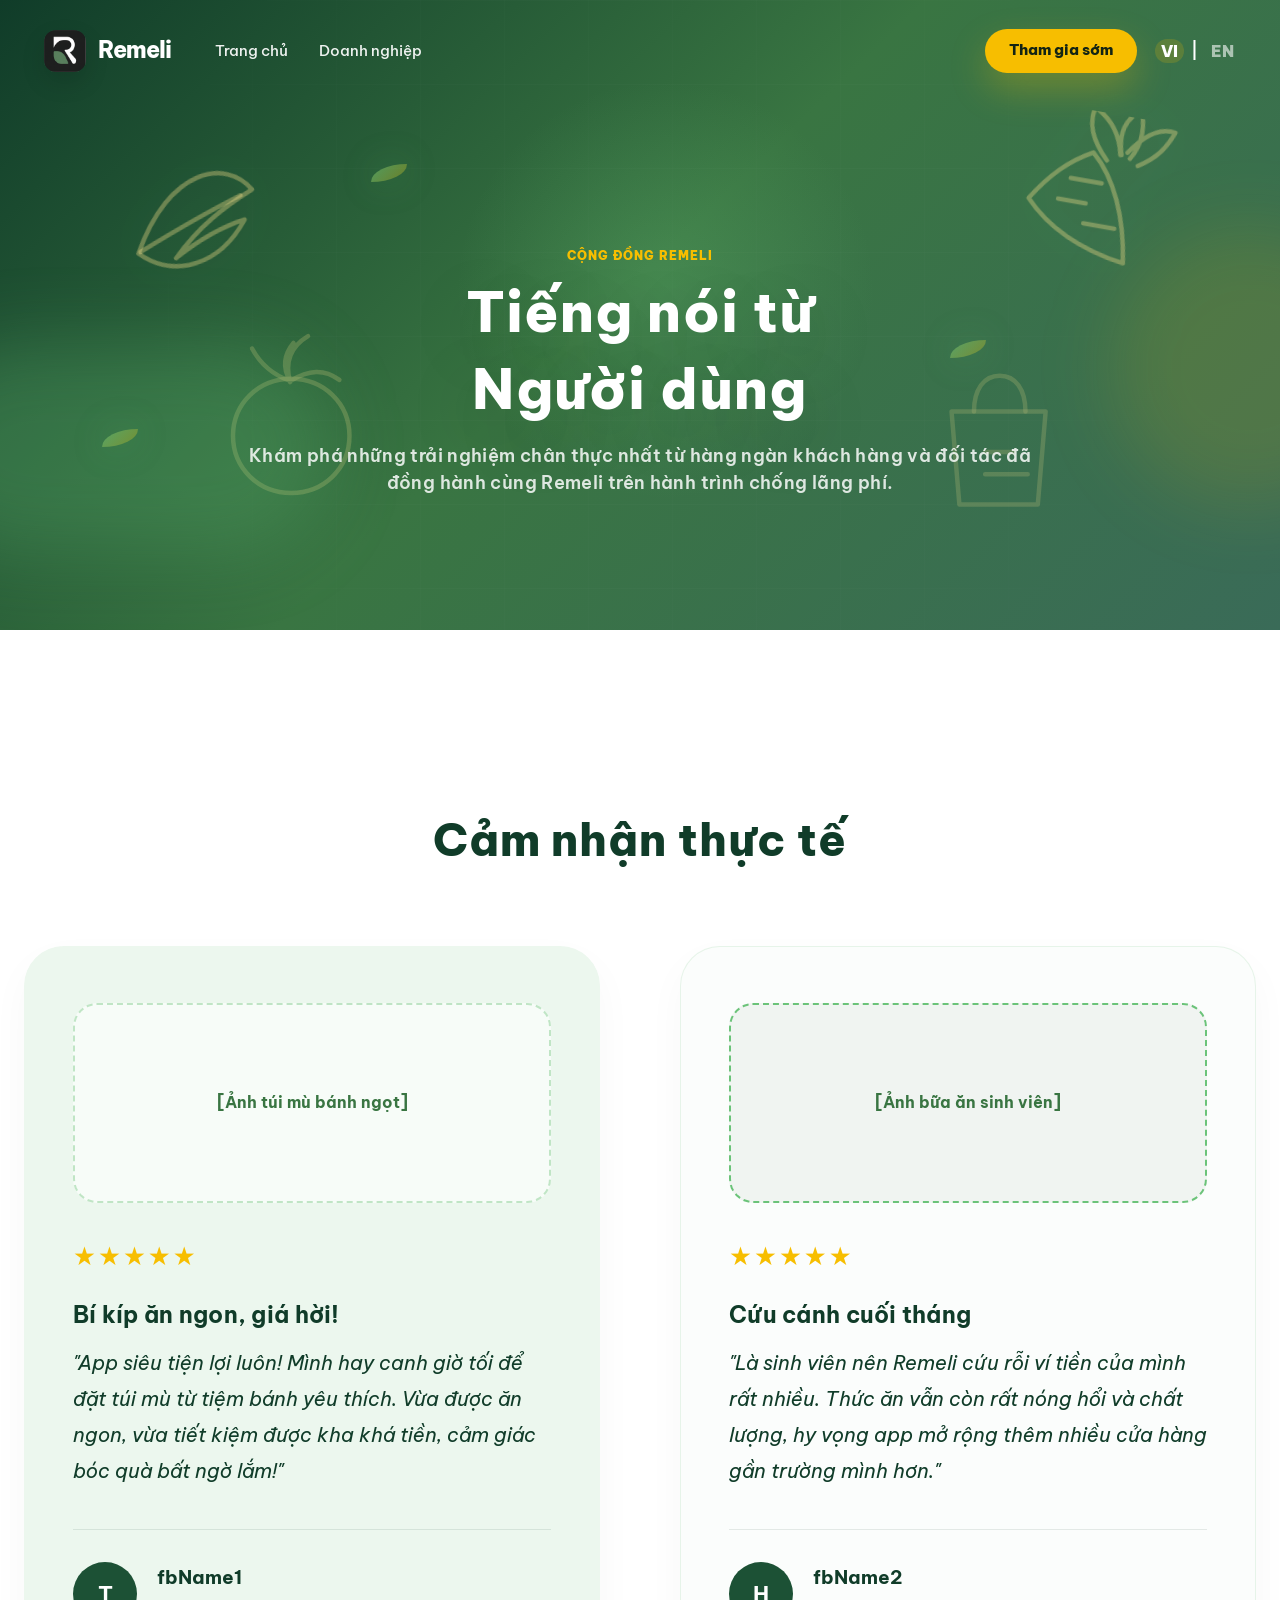
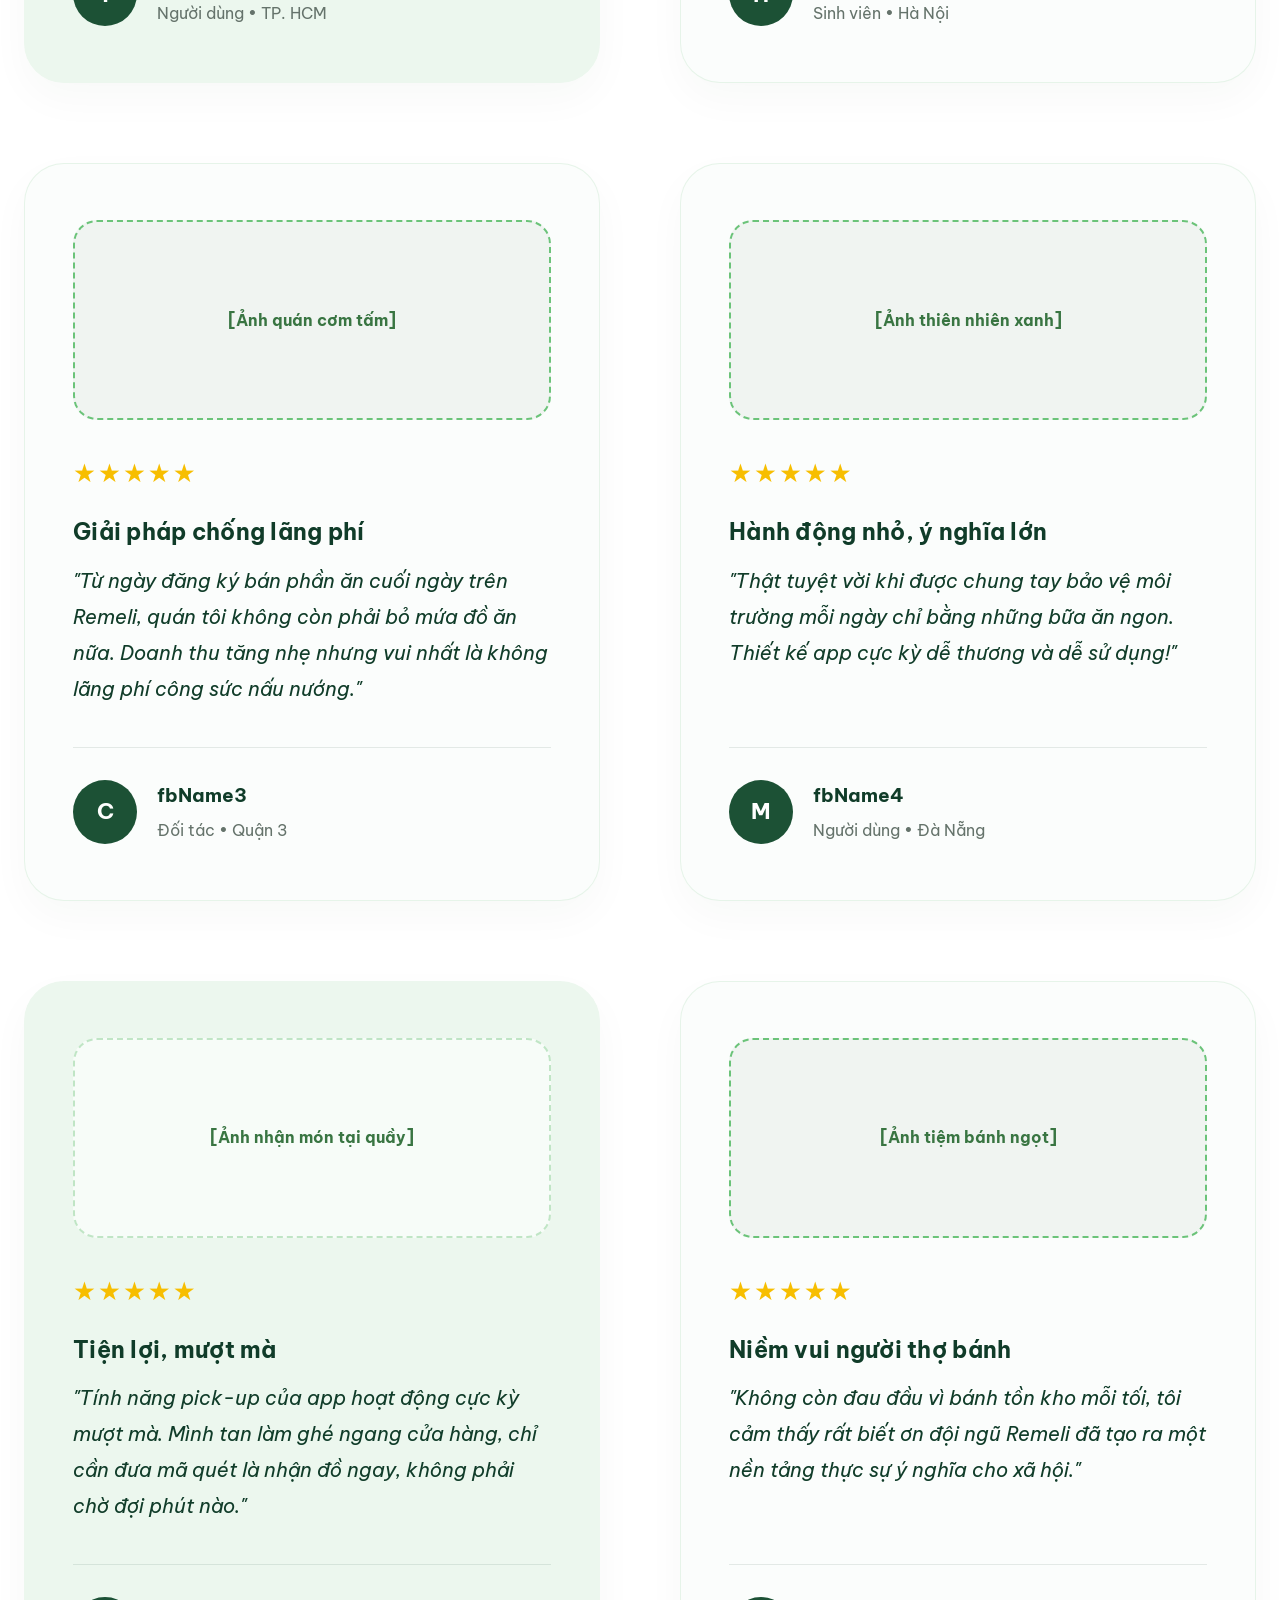
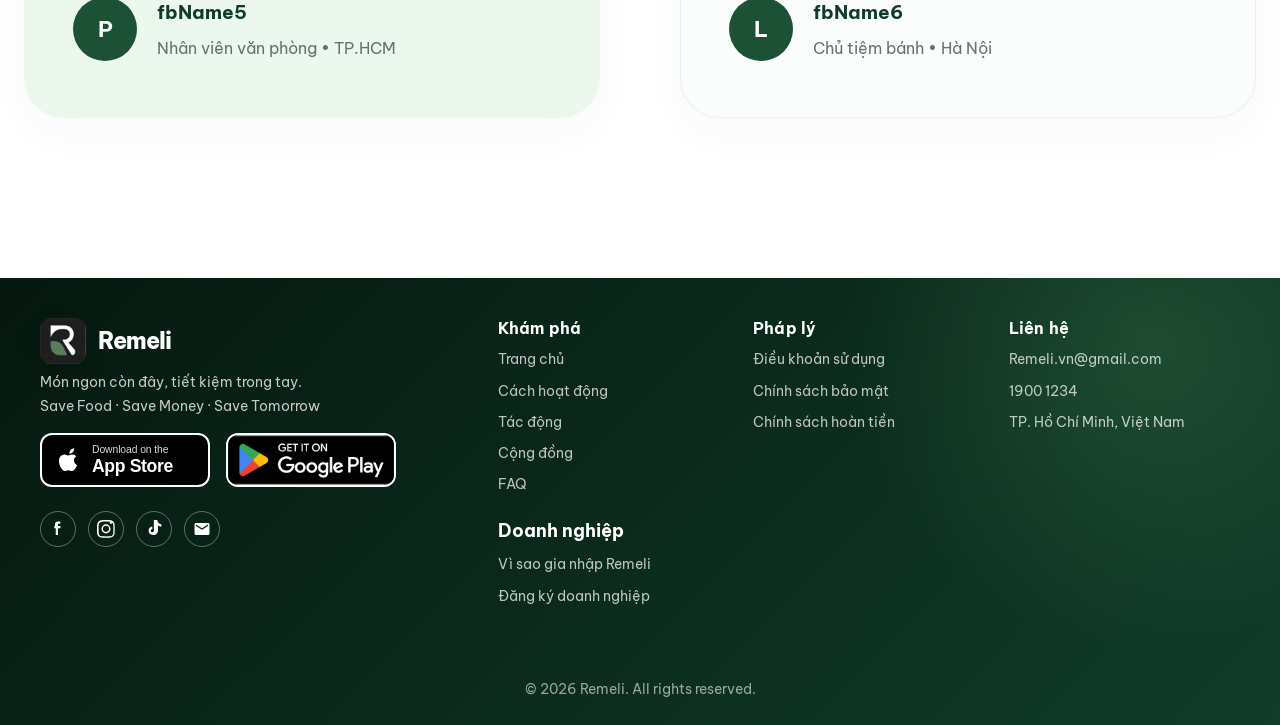
<file: phan-hoi-khach-hang.html>
<!DOCTYPE html>
<html lang="vi">
<head>
  <meta charset="UTF-8" />
  <meta name="viewport" content="width=device-width, initial-scale=1.0" />
  <meta name="description" content="Remeli giúp bạn tìm món ngon còn lại trong ngày từ cửa hàng địa phương tại Việt Nam, đặt trước dễ dàng và nhận tại cửa hàng." />
  <title>Remeli | Phản hồi khách hàng</title>
  <link rel="icon" type="image/png" href="assets/favicon.png" />
  <link rel="preconnect" href="https://fonts.googleapis.com">
  <link rel="preconnect" href="https://fonts.gstatic.com" crossorigin>
  <link href="https://fonts.googleapis.com/css2?family=Anton&family=Be+Vietnam+Pro:wght@400;500;600;700;800&display=swap" rel="stylesheet">
  <link rel="stylesheet" href="styles.css" />
</head>
<body class="">
  <svg style="display: none;">
    <defs>
      <linearGradient id="googlePlayGradient" x1="0%" y1="0%" x2="100%" y2="100%">
        <stop offset="0%" stop-color="#00a1ff" />
        <stop offset="30%" stop-color="#00e765" />
        <stop offset="70%" stop-color="#ffb300" />
        <stop offset="100%" stop-color="#ff3a44" />
      </lineargradient>
    </defs>
  </svg>

  <header class="site-header" id="siteHeader">
    <a class="brand" href="index.html" aria-label="Remeli trang chủ" data-i18n-aria-label="brandAria">
      <img src="assets/remeli-logo.png" alt="Remeli logo" />
      <span>Remeli</span>
    </a>

    <button class="menu-toggle" id="menuToggle" aria-label="Mở menu" aria-expanded="false" data-i18n-aria-label="menuOpen">
      <span></span>
      <span></span>
      <span></span>
    </button>

    <nav class="main-nav" id="mainNav" aria-label="Menu chính" data-i18n-aria-label="mainMenu">
      <div class="nav-item-with-dropdown">
        <a href="index.html" data-i18n="navHome">Trang chủ</a>
        <div class="mega-menu">
          <div class="mega-menu-column">
            <h4 data-i18n="megaApp">App</h4>
            <a href="huong-dan-tai-app.html" data-i18n="megaDownloadApp">Hướng dẫn tải App</a>
            <a href="lam-sao-de-pick-up.html" data-i18n="megaHowToPickup">Làm sao để pick up</a>
          </div>
          <div class="mega-menu-column">
            <h4 data-i18n="megaAboutUs">About us</h4>
            <a href="about-remeli.html" data-i18n="megaAboutRemeli">About Remeli</a>
            <a href="our-team.html" data-i18n="megaOurTeam">Our team</a>
          </div>
          <div class="mega-menu-column">
            <h4 data-i18n="megaCommunity">Community</h4>
            <a href="tac-dong.html" data-i18n="megaImpact">Tác động</a>
            <a href="phan-hoi-khach-hang.html" data-i18n="megaCustomerFeedback">Phản hồi khách hàng</a>
            <a href="faq.html" data-i18n="navFaq">FAQ</a>
          </div>
        </div>
      </div>
      <div class="nav-item-with-dropdown">
        <a href="vi-sao-gia-nhap.html" data-i18n="navMerchant">Doanh nghiệp</a>
        <div class="mega-menu">
          <div class="mega-menu-column">
            <h4 data-i18n="megaForBusiness">Dành cho Doanh nghiệp</h4>
            <a data-i18n="megaWhyJoin" href="vi-sao-gia-nhap.html">Vì sao gia nhập Remeli</a>
            <a data-i18n="megaRegisterBusiness" href="dang-ki-doanh-nghiep.html">Đăng ký doanh nghiệp</a>
          </div>
        </div>
      </div>
    </nav>

    <div class="header-actions">
      <button class="btn btn-yellow btn-small" type="button" data-open-modal="waitlistModal" data-i18n="joinEarly">Tham gia sớm</button>
      <div class="language-toggle" aria-label="Đổi ngôn ngữ" data-i18n-aria-label="languageLabel">
        <button class="lang-option active" type="button" data-lang-switch="vi" aria-pressed="true">VI</button>
        <span>|</span>
        <button class="lang-option" type="button" data-lang-switch="en" aria-pressed="false">EN</button>
      </div>
    </div>
  </header>

  <section class="hero" id="home" style="min-height: 70vh;">
    <div class="hero-bg" aria-hidden="true">
      <svg class="hero-line line-leaf-one" viewBox="0 0 160 160">
        <path d="M29 92c42-69 94-67 111-35-27 10-53 22-79 46 24-12 46-19 67-21-30 35-72 39-99 10Z" />
        <path d="M31 91c31-11 60-21 98-31" />
      </svg>
      <svg class="hero-line line-carrot" viewBox="0 0 160 160">
        <path d="M66 37c22 19 37 52 43 93-42-6-72-21-93-43 15-24 30-39 50-50Z" />
        <path
          d="M96 32c14-21 27-27 39-25-5 14-12 25-28 35M91 35c-6-20-2-32 11-43 6 17 5 32-3 45M79 42c-16-16-22-30-18-45 14 7 25 19 29 38" />
        <path d="M50 63h28M42 83h25M68 101h28" />
      </svg>
      <svg class="hero-line line-tomato" viewBox="0 0 160 160">
        <path d="M77 48c29 0 52 22 52 51s-23 51-52 51-52-22-52-51 23-51 52-51Z" />
        <path d="M76 51c-5-18 1-32 16-41M76 50c-14-5-26-14-34-29M76 50c17-10 30-11 44-1M76 50c-7-12-6-23 3-34" />
      </svg>
      <svg class="hero-line line-bag" viewBox="0 0 160 160">
        <path d="M38 55h84l-7 83H45L38 55Z" />
        <path d="M58 55c0-20 9-32 23-32s23 12 23 32" />
        <path d="M68 91h25M68 111h38" />
      </svg>

      <div class="soft-blob blob-one"></div>
      <div class="soft-blob blob-two"></div>

      <div class="floating-leaf leaf-a"></div>
      <div class="floating-leaf leaf-b"></div>
      <div class="floating-leaf leaf-c"></div>

      <div class="glass-layer"></div>
    </div>

    <div class="hero-content reveal"
      style="padding-top: 100px; text-align: center; display: flex; flex-direction: column; align-items: center;">
      <span class="eyebrow eyebrow-yellow" style="margin: 0 auto 16px;" data-i18n="fbCommunity">Cộng đồng Remeli</span>
      <h1 class="split-title" style="justify-content: center; font-size: 3.5rem;"><span data-i18n="fbVoice">Tiếng nói từ</span><span data-i18n="fbUsers">Người dùng</span></h1>
      <p style="margin: 24px auto; max-width: 800px; font-size: 1.15rem; opacity: 0.9;" data-i18n="fbDesc">Khám phá những trải nghiệm chân thực nhất từ hàng ngàn khách hàng và đối tác đã đồng hành cùng Remeli trên hành trình chống lãng phí.</p>
    </div>
  </section>

  <!-- Feedbacks Grid -->
  <section style="padding: 160px 24px; background: var(--white); text-align: left;">
    <div style="max-width: 1280px; margin: 0 auto;">
      
      <div style="text-align: center; margin-bottom: 80px;" class="reveal">
        <h2 style="color: var(--green-900); font-size: 2.8rem; margin: 24px 0;" data-i18n="fbRealExp">Cảm nhận thực tế</h2>
      </div>

      <style>
        .testimonial-grid { display: grid; grid-template-columns: repeat(auto-fit, minmax(460px, 1fr)); gap: 80px; }
        .testimonial-card { background: #fbfdfc; border-radius: 40px; padding: 56px 48px; border: 1px solid rgba(107, 195, 121, 0.15); box-shadow: 0 16px 40px rgba(16, 60, 41, 0.03); transition: transform 0.3s ease, box-shadow 0.3s ease; display: flex; flex-direction: column; }
        .testimonial-card:hover { transform: translateY(-8px); box-shadow: 0 24px 60px rgba(16, 60, 41, 0.08); border-color: var(--green-400); }
        .testimonial-card.highlight { background: var(--green-100); border-color: transparent; }
        .testimonial-stars { color: var(--yellow); font-size: 1.6rem; letter-spacing: 2px; margin-bottom: 24px; }
        .testimonial-text { color: var(--green-900); font-size: 1.25rem; line-height: 1.8; flex: 1; margin-bottom: 40px; font-style: italic; }
        .testimonial-user { display: flex; align-items: center; gap: 20px; border-top: 1px solid rgba(16, 60, 41, 0.1); padding-top: 32px; }
        .testimonial-avatar { width: 64px; height: 64px; border-radius: 50%; background: var(--green-800); color: var(--white); display: flex; align-items: center; justify-content: center; font-weight: bold; font-size: 1.4rem; }
        .testimonial-info strong { display: block; color: var(--green-900); font-size: 1.2rem; margin-bottom: 6px; }
        .testimonial-info span { color: var(--muted); font-size: 1rem; }
      </style>

      <div class="testimonial-grid reveal">
        
        <!-- FB 1 -->
        <div class="testimonial-card highlight">
          <div style="width: 100%; height: 200px; background: rgba(255,255,255,0.6); border-radius: 24px; margin-bottom: 32px; display: flex; align-items: center; justify-content: center; font-weight: bold; color: var(--green-700); border: 2px dashed rgba(107, 195, 121, 0.4);">[Ảnh túi mù bánh ngọt]</div>
          <div class="testimonial-stars">★★★★★</div>
          <h3 style="color: var(--green-900); font-size: 1.45rem; margin-bottom: 16px; font-weight: 700;" data-i18n="fbTitle1">Bí kíp ăn ngon, giá hời!</h3>
          <p class="testimonial-text" data-i18n="fbText1">"App siêu tiện lợi luôn! Mình hay canh giờ tối để đặt túi mù từ tiệm bánh yêu thích. Vừa được ăn ngon, vừa tiết kiệm được kha khá tiền, cảm giác bóc quà bất ngờ lắm!"</p>
          <div class="testimonial-user">
            <div class="testimonial-avatar">T</div>
            <div class="testimonial-info">
              <strong data-i18n="fbName1">Thảo Nguyễn</strong>
              <span data-i18n="fbRole1">Người dùng • TP. HCM</span>
            </div>
          </div>
        </div>

        <!-- FB 2 -->
        <div class="testimonial-card">
          <div style="width: 100%; height: 200px; background: #f0f4f1; border-radius: 24px; margin-bottom: 32px; display: flex; align-items: center; justify-content: center; font-weight: bold; color: var(--green-700); border: 2px dashed var(--green-400);">[Ảnh bữa ăn sinh viên]</div>
          <div class="testimonial-stars">★★★★★</div>
          <h3 style="color: var(--green-900); font-size: 1.45rem; margin-bottom: 16px; font-weight: 700;" data-i18n="fbTitle2">Cứu cánh cuối tháng</h3>
          <p class="testimonial-text" data-i18n="fbText2">"Là sinh viên nên Remeli cứu rỗi ví tiền của mình rất nhiều. Thức ăn vẫn còn rất nóng hổi và chất lượng, hy vọng app mở rộng thêm nhiều cửa hàng gần trường mình hơn."</p>
          <div class="testimonial-user">
            <div class="testimonial-avatar">H</div>
            <div class="testimonial-info">
              <strong data-i18n="fbName2">Hoàng Hải</strong>
              <span data-i18n="fbRole2">Sinh viên • Hà Nội</span>
            </div>
          </div>
        </div>

        <!-- FB 3 -->
        <div class="testimonial-card">
          <div style="width: 100%; height: 200px; background: #f0f4f1; border-radius: 24px; margin-bottom: 32px; display: flex; align-items: center; justify-content: center; font-weight: bold; color: var(--green-700); border: 2px dashed var(--green-400);">[Ảnh quán cơm tấm]</div>
          <div class="testimonial-stars">★★★★★</div>
          <h3 style="color: var(--green-900); font-size: 1.45rem; margin-bottom: 16px; font-weight: 700;" data-i18n="fbTitle3">Giải pháp chống lãng phí</h3>
          <p class="testimonial-text" data-i18n="fbText3">"Từ ngày đăng ký bán phần ăn cuối ngày trên Remeli, quán tôi không còn phải bỏ mứa đồ ăn nữa. Doanh thu tăng nhẹ nhưng vui nhất là không lãng phí công sức nấu nướng."</p>
          <div class="testimonial-user">
            <div class="testimonial-avatar">C</div>
            <div class="testimonial-info">
              <strong data-i18n="fbName3">Cơm Tấm Mười</strong>
              <span data-i18n="fbRole3">Đối tác • Quận 3</span>
            </div>
          </div>
        </div>

        <!-- FB 4 -->
        <div class="testimonial-card">
          <div style="width: 100%; height: 200px; background: #f0f4f1; border-radius: 24px; margin-bottom: 32px; display: flex; align-items: center; justify-content: center; font-weight: bold; color: var(--green-700); border: 2px dashed var(--green-400);">[Ảnh thiên nhiên xanh]</div>
          <div class="testimonial-stars">★★★★★</div>
          <h3 style="color: var(--green-900); font-size: 1.45rem; margin-bottom: 16px; font-weight: 700;" data-i18n="fbTitle4">Hành động nhỏ, ý nghĩa lớn</h3>
          <p class="testimonial-text" data-i18n="fbText4">"Thật tuyệt vời khi được chung tay bảo vệ môi trường mỗi ngày chỉ bằng những bữa ăn ngon. Thiết kế app cực kỳ dễ thương và dễ sử dụng!"</p>
          <div class="testimonial-user">
            <div class="testimonial-avatar">M</div>
            <div class="testimonial-info">
              <strong data-i18n="fbName4">Mai Lan</strong>
              <span data-i18n="fbRole4">Người dùng • Đà Nẵng</span>
            </div>
          </div>
        </div>

        <!-- FB 5 -->
        <div class="testimonial-card highlight">
          <div style="width: 100%; height: 200px; background: rgba(255,255,255,0.6); border-radius: 24px; margin-bottom: 32px; display: flex; align-items: center; justify-content: center; font-weight: bold; color: var(--green-700); border: 2px dashed rgba(107, 195, 121, 0.4);">[Ảnh nhận món tại quầy]</div>
          <div class="testimonial-stars">★★★★★</div>
          <h3 style="color: var(--green-900); font-size: 1.45rem; margin-bottom: 16px; font-weight: 700;" data-i18n="fbTitle5">Tiện lợi, mượt mà</h3>
          <p class="testimonial-text" data-i18n="fbText5">"Tính năng pick-up của app hoạt động cực kỳ mượt mà. Mình tan làm ghé ngang cửa hàng, chỉ cần đưa mã quét là nhận đồ ngay, không phải chờ đợi phút nào."</p>
          <div class="testimonial-user">
            <div class="testimonial-avatar">P</div>
            <div class="testimonial-info">
              <strong data-i18n="fbName5">Phan Anh</strong>
              <span data-i18n="fbRole5">Nhân viên văn phòng • TP.HCM</span>
            </div>
          </div>
        </div>

        <!-- FB 6 -->
        <div class="testimonial-card">
          <div style="width: 100%; height: 200px; background: #f0f4f1; border-radius: 24px; margin-bottom: 32px; display: flex; align-items: center; justify-content: center; font-weight: bold; color: var(--green-700); border: 2px dashed var(--green-400);">[Ảnh tiệm bánh ngọt]</div>
          <div class="testimonial-stars">★★★★★</div>
          <h3 style="color: var(--green-900); font-size: 1.45rem; margin-bottom: 16px; font-weight: 700;" data-i18n="fbTitle6">Niềm vui người thợ bánh</h3>
          <p class="testimonial-text" data-i18n="fbText6">"Không còn đau đầu vì bánh tồn kho mỗi tối, tôi cảm thấy rất biết ơn đội ngũ Remeli đã tạo ra một nền tảng thực sự ý nghĩa cho xã hội."</p>
          <div class="testimonial-user">
            <div class="testimonial-avatar">L</div>
            <div class="testimonial-info">
              <strong data-i18n="fbName6">Lò Bánh Tươi</strong>
              <span data-i18n="fbRole6">Chủ tiệm bánh • Hà Nội</span>
            </div>
          </div>
        </div>

      </div>
    </div>
  </section>

  <footer class="site-footer">
    <div class="footer-brand">
      <a class="brand brand-footer" href="index.html#home">
        <img src="assets/remeli-logo.png" alt="Remeli logo" />
        <span>Remeli</span>
      </a>
      <p data-i18n="footerSlogan">Món ngon còn đây, tiết kiệm trong tay.<br />Save Food. Save Money. Save Tomorrow.</p>
      
      <!-- Khung Tải ứng dụng App Store & Google Play đồng bộ đa sắc chuẩn ảnh mẫu -->
      <div class="download-badges">
    <a href="#" class="app-badge store-apple" target="_blank" rel="noopener noreferrer">
      <svg viewBox="0 0 384 512" class="icon-apple">
        <path d="M318.7 268.7c-.2-36.7 16.4-64.4 50-84.8-18.8-26.9-47.2-41.7-84.7-44.6-35.5-2.8-74.3 20.7-88.5 20.7-15 0-48.7-22.7-79.4-22.1-39.3.6-76 22.8-96.1 57.3-41.9 71.9-10.7 178.6 30 237.3 19.9 28.7 44 60.7 75 59.5 29.8-1.2 41.2-19.3 77.2-19.3 35.8 0 46.4 19.3 77.6 18.6 31.9-.6 53.1-29.3 72.8-58.1 23.5-34.1 33.1-67 33.6-68.7-1.2-.5-66.4-25.4-66.7-101.5zM297.1 84.4c17.4-21.1 29.2-50.5 26-80.1-25.4 1-56.1 16.9-74.3 38.2-16.2 18.8-30.4 48.6-26.6 77.4 28.4 2.2 57.4-14.4 74.9-35.5z"/>
      </svg>
      <div class="badge-text">
        <small>Download on the</small>
        <strong>App Store</strong>
      </div>
    </a>

    <a href="#" class="app-badge store-google" target="_blank" rel="noopener noreferrer">
        <img src="assets/GetItOnGooglePlay_Badge_Web_color_English.png" alt="Get it on Google Play">
    </a>
</div>
      <!-- Icon Mạng xã hội dạng SVG nét cao -->
      <div class="socials" style="margin-top: 20px;" aria-label="Mạng xã hội" data-i18n-aria-label="socialLabel">
        <a href="https://www.facebook.com/profile.php?id=61591467995736" target="_blank" rel="noopener noreferrer" aria-label="Facebook">
          <svg style="width:18px;height:18px;fill:currentColor;" viewBox="0 0 24 24"><path d="M9 8H7v3h2v9h3v-9h3l.5-3H12V6c0-.88.72-1 1-1h2V2h-3a4 4 0 0 0-4 4v2z"/></svg>
        </a>
        <a href="https://www.instagram.com/remeli.vn/" target="_blank" rel="noopener noreferrer" aria-label="Instagram">
          <svg style="width:18px;height:18px;fill:currentColor;" viewBox="0 0 24 24"><path d="M12 2.16c3.2 0 3.58.01 4.85.07 3.25.15 4.77 1.69 4.92 4.92.06 1.27.07 1.65.07 4.85s-.01 3.58-.07 4.85c-.15 3.23-1.66 4.77-4.92 4.92-1.27.06-1.64.07-4.85.07s-3.58-.01-4.85-.07c-3.26-.15-4.77-1.7-4.92-4.92-.06-1.27-.07-1.65-.07-4.85s.01-3.58.07-4.85c.15-3.23 1.66-4.77 4.92-4.92 1.27-.06 1.64-.07 4.85-.07M12 0C8.74 0 8.33.01 7.05.07c-4.27.2-6.6 2.52-6.8 6.8C.01 8.13 0 8.54 0 11.8s.01 3.67.07 4.95c.2 4.27 2.53 6.61 6.8 6.8 1.28.06 1.69.07 4.95.07s3.67-.01 4.95-.07c4.27-.2 6.61-2.53 6.8-6.8.06-1.28.07-1.69.07-4.95s-.01-3.67-.07-4.95c-.2-4.27-2.53-6.61-6.8-6.8C15.67.01 15.26 0 12 0zm0 5.76a6.04 6.04 0 1 0 0 12.08 6.04 6.04 0 0 0 0-12.08zm0 10.12a4.07 4.07 0 1 1 0-8.14 4.07 4.07 0 0 1 0 8.14zm6.4-10.42a1.41 1.41 0 1 0 0-2.83 1.41 1.41 0 0 0 0 2.83z"/></svg>
        </a>
        <a href="https://www.tiktok.com/@remeli.vn" target="_blank" rel="noopener noreferrer" aria-label="TikTok">
          <svg style="width:18px;height:18px;fill:currentColor;" viewBox="0 0 24 24"><path d="M12.53.02C13.84 0 15.14.01 16.44 0c.08 1.53.63 3.01 1.63 4.14 1.03.9 2.36 1.35 3.71 1.42v3.39c-1.28-.02-2.54-.42-3.6-1.15-.31-.19-.61-.4-.89-.63v6.73c.03 2.22-1.12 4.31-3 5.42-2.11 1.19-4.78 1.12-6.81-.19-2.11-1.42-3.12-4.02-2.49-6.49.53-2.2 2.45-3.83 4.73-3.96v3.4c-.74.05-1.44.47-1.78 1.13-.48.97-.13 2.19.78 2.73.91.56 2.14.31 2.75-.54.27-.41.38-.9.34-1.39V.02z"/></svg>
        </a>
        <a href="mailto:Remeli.vn@gmail.com" aria-label="Email">
          <svg style="width:18px;height:18px;fill:currentColor;" viewBox="0 0 24 24"><path d="M20 4H4c-1.1 0-1.99.9-1.99 2L2 18c0 1.1.9 2 2 2h16c1.1 0 2-.9 2-2V6c0-1.1-.9-2-2-2zm0 4l-8 5-8-5V6l8 5 8-5v2z"/></svg>
        </a>
      </div>
    </div>
    <div class="footer-links">
      <div>
                <h3 data-i18n="footerExplore">Khám phá</h3>
        <a href="index.html#home" data-i18n="navHome">Trang chủ</a>
        <a href="index.html#how-it-works" data-i18n="navHow">Cách hoạt động</a>
        <a href="index.html#impact" data-i18n="navImpact">Tác động</a>
        <a href="index.html#community" data-i18n="navCommunity">Cộng đồng</a>
        <a href="faq.html" data-i18n="navFaq">FAQ</a>
        
        <h4 data-i18n="navMerchant" style="margin-top: 20px; margin-bottom: 8px; color: var(--white); font-weight: 700; font-size: 1.1rem;">Doanh nghiệp</h4>
        <a data-i18n="megaWhyJoin" href="vi-sao-gia-nhap.html">Vì sao gia nhập Remeli</a>
        <a data-i18n="megaRegisterBusiness" href="dang-ki-doanh-nghiep.html">Đăng ký doanh nghiệp</a>
      </div>
      <div>
        <h3 data-i18n="footerLegal">Pháp lý</h3>
        <a href="#" data-i18n="terms">Điều khoản sử dụng</a>
        <a href="#" data-i18n="privacy">Chính sách bảo mật</a>
        <a href="#" data-i18n="refund">Chính sách hoàn tiền</a>
      </div>
      <div>
        <h3 data-i18n="footerContact">Liên hệ</h3>
        <a href="mailto:Remeli.vn@gmail.com">Remeli.vn@gmail.com</a>
        <a href="tel:19001234">1900 1234</a>
        <span data-i18n="location">TP. Hồ Chí Minh, Việt Nam</span>
      </div>
    </div>
    <p class="copyright">© 2026 Remeli. All rights reserved.</p>
  </footer>

  <!-- Khối Pop-up Waitlist hoạt động đồng bộ tại trang FAQ -->
  <div class="modal" id="waitlistModal" aria-hidden="true">
    <div class="modal-overlay" data-close-modal></div>
    <div class="modal-panel modal-panel-small" role="dialog" aria-modal="true" aria-labelledby="waitlistModalTitle">
      <button class="modal-close" type="button" data-close-modal aria-label="Đóng" data-i18n-aria-label="closeModal">×</button>
      <span class="eyebrow" data-i18n="waitlistEyebrow">Tham gia danh sách chờ</span>
      <h2 id="waitlistModalTitle" data-i18n="waitlistModalTitle">Nhận thông tin sớm nhất từ Remeli</h2>
      <p data-i18n="waitlistModalText">Để lại thông tin để Remeli báo cho bạn khi ra mắt tại thành phố của bạn.</p>
      <form class="stacked-form" id="waitlistForm" action="https://script.google.com/macros/s/AKfycbz02_CwynBXLxD4ofVWuuCcy0Z5YHeLYgymd5x6QaJ5G5QAr4hnDKX-C0Sxp8bsQAZKMg/exec" method="POST" target="hidden_iframe">
        <input type="hidden" name="formType" value="waitlist" />
        <label>
          <span data-i18n="emailLabel">Email của bạn</span>
          <input type="email" name="email" required placeholder="" />
        </label>
        <label>
          <span data-i18n="cityLabel">Thành phố</span>
          <select name="city" required>
            <option value="" data-i18n="cityPlaceholder">Chọn thành phố</option>
            <option>TP. Hồ Chí Minh</option>
            <option data-i18n="cityHanoi">Hà Nội</option>
            <option data-i18n="cityDanang">Đà Nẵng</option>
            <option data-i18n="cityCantho">Cần Thơ</option>
            <option data-i18n="cityOther">Khác</option>
          </select>
        </label>
        <label>
          <span data-i18n="roleLabel">Bạn là?</span>
          <select name="role" required>
            <option value="" data-i18n="rolePlaceholder">Bạn là?</option>
            <option data-i18n="roleUser">Người dùng</option>
            <option data-i18n="roleMerchant">Chủ cửa hàng</option>
            <option data-i18n="roleOther">Khác</option>
          </select>
        </label>
        <button class="btn btn-green" type="submit" data-i18n="waitlistButton">Tham gia danh sách chờ</button>
        <p class="form-message" id="waitlistMessage"></p>
      </form>
    </div>
  </div>

  <iframe name="hidden_iframe" id="hiddenFormIframe" style="display:none;" title="form-submit-target"></iframe>

  <script src="script.js"></script>
</body>
</html>
</file>
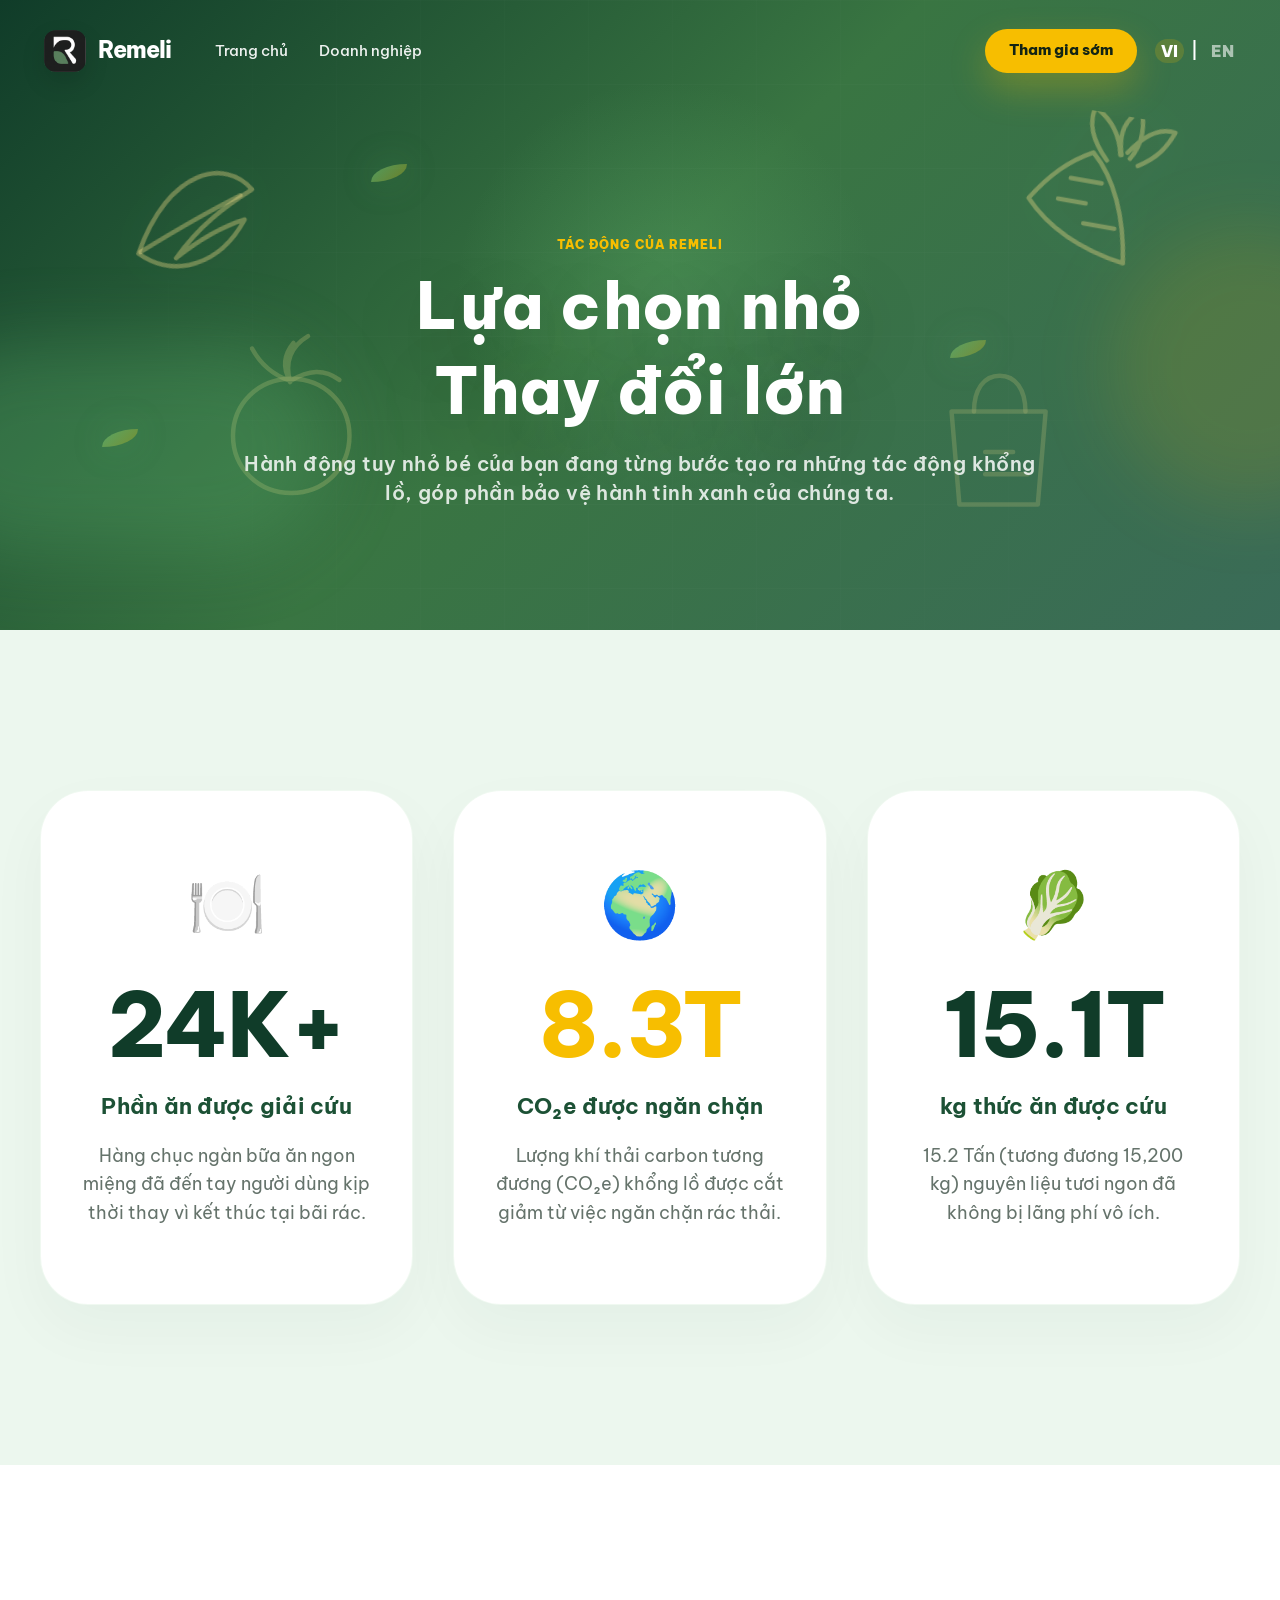
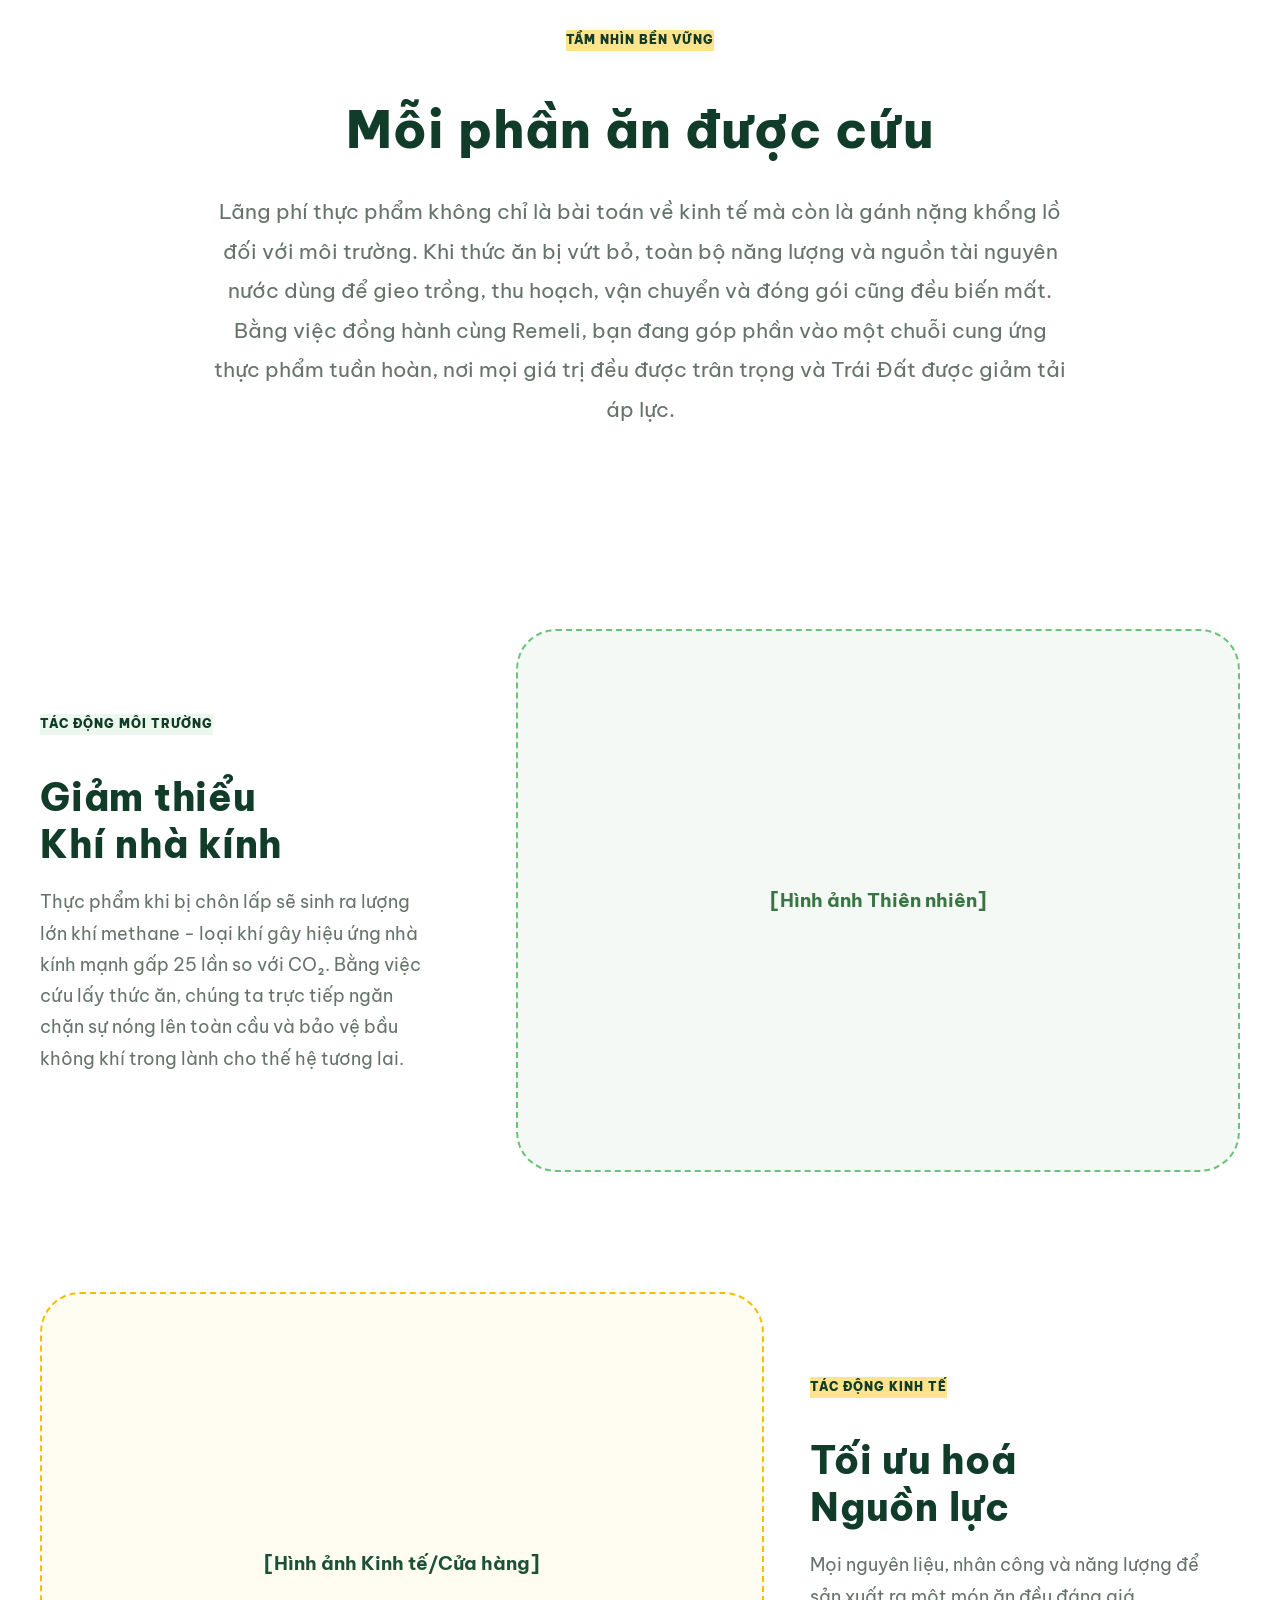
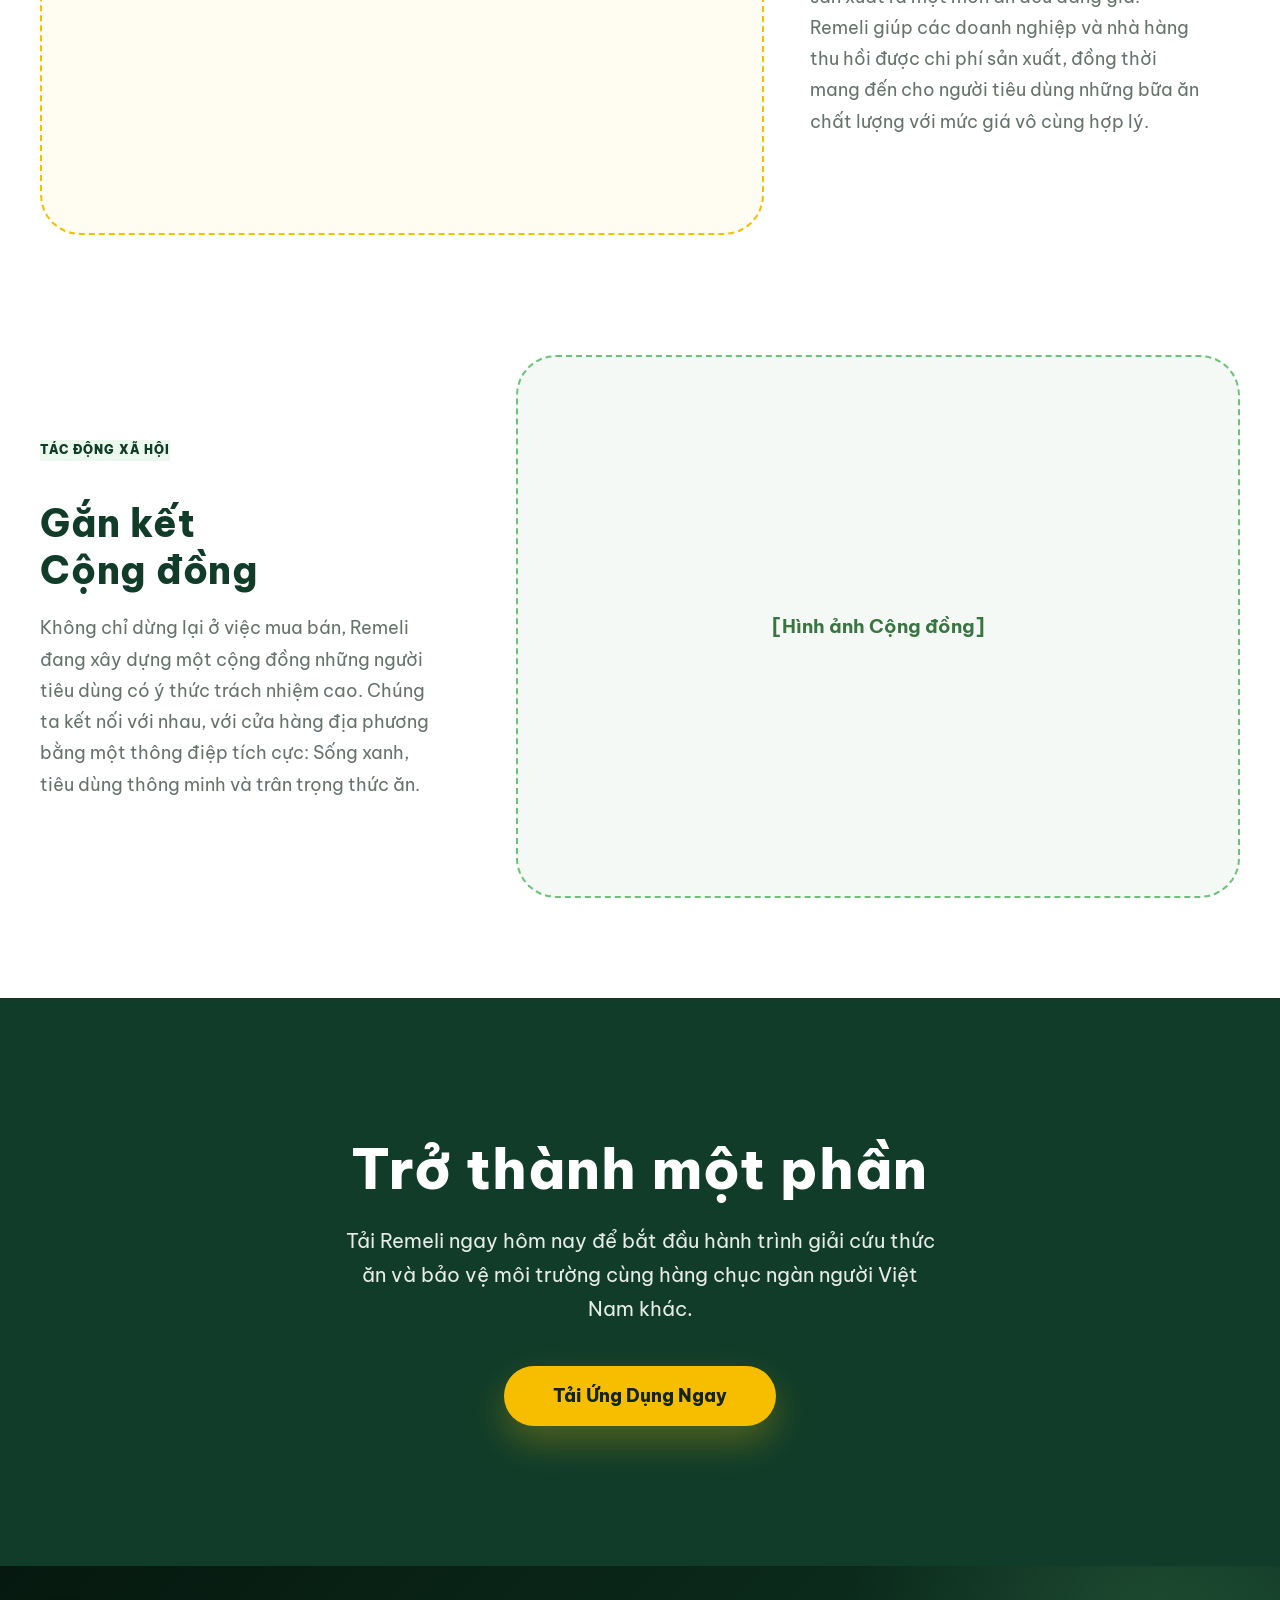
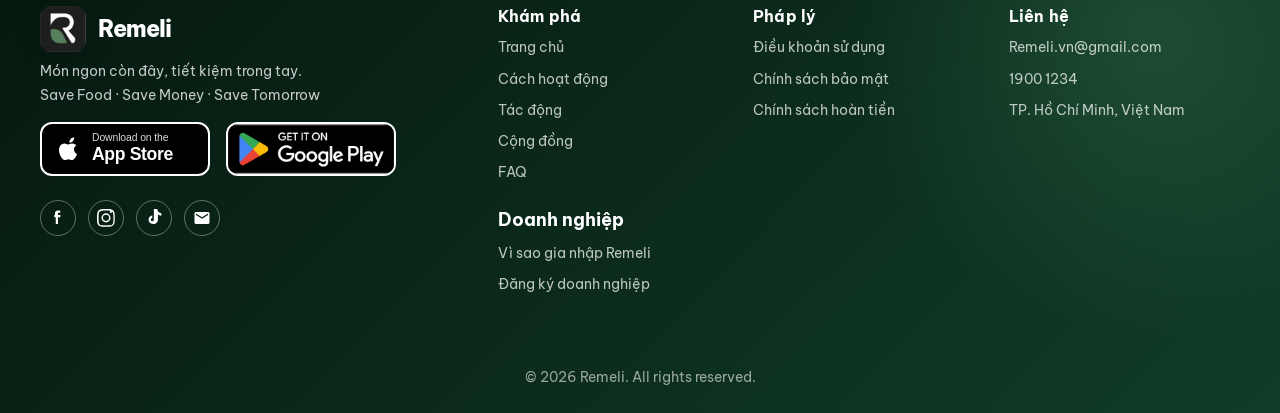
<file: tac-dong.html>
<!DOCTYPE html>
<html lang="vi">
<head>
  <meta charset="UTF-8" />
  <meta name="viewport" content="width=device-width, initial-scale=1.0" />
  <meta name="description" content="Remeli giúp bạn tìm món ngon còn lại trong ngày từ cửa hàng địa phương tại Việt Nam, đặt trước dễ dàng và nhận tại cửa hàng." />
  <title>Remeli | Tác động</title>
  <link rel="icon" type="image/png" href="assets/favicon.png" />
  <link rel="preconnect" href="https://fonts.googleapis.com">
  <link rel="preconnect" href="https://fonts.gstatic.com" crossorigin>
  <link href="https://fonts.googleapis.com/css2?family=Anton&family=Be+Vietnam+Pro:wght@400;500;600;700;800&display=swap" rel="stylesheet">
  <link rel="stylesheet" href="styles.css" />
</head>
<body class="">
  <svg style="display: none;">
    <defs>
      <linearGradient id="googlePlayGradient" x1="0%" y1="0%" x2="100%" y2="100%">
        <stop offset="0%" stop-color="#00a1ff" />
        <stop offset="30%" stop-color="#00e765" />
        <stop offset="70%" stop-color="#ffb300" />
        <stop offset="100%" stop-color="#ff3a44" />
      </lineargradient>
    </defs>
  </svg>

  <header class="site-header" id="siteHeader">
    <a class="brand" href="index.html" aria-label="Remeli trang chủ" data-i18n-aria-label="brandAria">
      <img src="assets/remeli-logo.png" alt="Remeli logo" />
      <span>Remeli</span>
    </a>

    <button class="menu-toggle" id="menuToggle" aria-label="Mở menu" aria-expanded="false" data-i18n-aria-label="menuOpen">
      <span></span>
      <span></span>
      <span></span>
    </button>

    <nav class="main-nav" id="mainNav" aria-label="Menu chính" data-i18n-aria-label="mainMenu">
      <div class="nav-item-with-dropdown">
        <a href="index.html" data-i18n="navHome">Trang chủ</a>
        <div class="mega-menu">
          <div class="mega-menu-column">
            <h4 data-i18n="megaApp">App</h4>
            <a href="huong-dan-tai-app.html" data-i18n="megaDownloadApp">Hướng dẫn tải App</a>
            <a href="lam-sao-de-pick-up.html" data-i18n="megaHowToPickup">Làm sao để pick up</a>
          </div>
          <div class="mega-menu-column">
            <h4 data-i18n="megaAboutUs">About us</h4>
            <a href="about-remeli.html" data-i18n="megaAboutRemeli">About Remeli</a>
            <a href="our-team.html" data-i18n="megaOurTeam">Our team</a>
          </div>
          <div class="mega-menu-column">
            <h4 data-i18n="megaCommunity">Community</h4>
            <a href="tac-dong.html" data-i18n="megaImpact">Tác động</a>
            <a href="phan-hoi-khach-hang.html" data-i18n="megaCustomerFeedback">Phản hồi khách hàng</a>
            <a href="faq.html" data-i18n="navFaq">FAQ</a>
          </div>
        </div>
      </div>
      <div class="nav-item-with-dropdown">
        <a href="vi-sao-gia-nhap.html" data-i18n="navMerchant">Doanh nghiệp</a>
        <div class="mega-menu">
          <div class="mega-menu-column">
            <h4 data-i18n="megaForBusiness">Dành cho Doanh nghiệp</h4>
            <a data-i18n="megaWhyJoin" href="vi-sao-gia-nhap.html">Vì sao gia nhập Remeli</a>
            <a data-i18n="megaRegisterBusiness" href="dang-ki-doanh-nghiep.html">Đăng ký doanh nghiệp</a>
          </div>
        </div>
      </div>
    </nav>

    <div class="header-actions">
      <button class="btn btn-yellow btn-small" type="button" data-open-modal="waitlistModal" data-i18n="joinEarly">Tham gia sớm</button>
      <div class="language-toggle" aria-label="Đổi ngôn ngữ" data-i18n-aria-label="languageLabel">
        <button class="lang-option active" type="button" data-lang-switch="vi" aria-pressed="true">VI</button>
        <span>|</span>
        <button class="lang-option" type="button" data-lang-switch="en" aria-pressed="false">EN</button>
      </div>
    </div>
  </header>

  <section class="hero" id="home" style="min-height: 70vh;">
    <div class="hero-bg" aria-hidden="true">
      <svg class="hero-line line-leaf-one" viewBox="0 0 160 160">
        <path d="M29 92c42-69 94-67 111-35-27 10-53 22-79 46 24-12 46-19 67-21-30 35-72 39-99 10Z" />
        <path d="M31 91c31-11 60-21 98-31" />
      </svg>
      <svg class="hero-line line-carrot" viewBox="0 0 160 160">
        <path d="M66 37c22 19 37 52 43 93-42-6-72-21-93-43 15-24 30-39 50-50Z" />
        <path
          d="M96 32c14-21 27-27 39-25-5 14-12 25-28 35M91 35c-6-20-2-32 11-43 6 17 5 32-3 45M79 42c-16-16-22-30-18-45 14 7 25 19 29 38" />
        <path d="M50 63h28M42 83h25M68 101h28" />
      </svg>
      <svg class="hero-line line-tomato" viewBox="0 0 160 160">
        <path d="M77 48c29 0 52 22 52 51s-23 51-52 51-52-22-52-51 23-51 52-51Z" />
        <path d="M76 51c-5-18 1-32 16-41M76 50c-14-5-26-14-34-29M76 50c17-10 30-11 44-1M76 50c-7-12-6-23 3-34" />
      </svg>
      <svg class="hero-line line-bag" viewBox="0 0 160 160">
        <path d="M38 55h84l-7 83H45L38 55Z" />
        <path d="M58 55c0-20 9-32 23-32s23 12 23 32" />
        <path d="M68 91h25M68 111h38" />
      </svg>

      <div class="soft-blob blob-one"></div>
      <div class="soft-blob blob-two"></div>

      <div class="floating-leaf leaf-a"></div>
      <div class="floating-leaf leaf-b"></div>
      <div class="floating-leaf leaf-c"></div>

      <div class="glass-layer"></div>
    </div>

    <div class="hero-content reveal"
      style="padding-top: 100px; text-align: center; display: flex; flex-direction: column; align-items: center;">
      <span class="eyebrow eyebrow-yellow" style="margin: 0 auto 16px;" data-i18n="impactOfRemeli">Tác động của Remeli</span>
      <h1 class="split-title" style="justify-content: center; font-size: 4rem;"><span data-i18n="impactSmallChoice">Lựa chọn nhỏ</span><span data-i18n="impactBigChange">Thay đổi lớn</span></h1>
      <p style="margin: 24px auto; max-width: 800px; font-size: 1.25rem; opacity: 0.9;" data-i18n="impactHeroDesc">Hành động tuy nhỏ bé của bạn đang từng bước tạo ra những tác động khổng lồ, góp phần bảo vệ hành tinh xanh của chúng ta.</p>
    </div>
  </section>

  <!-- Big Numbers Section -->
  <section style="padding: 160px 24px; background: var(--green-100); text-align: center;">
    <div style="max-width: 1200px; margin: 0 auto;">
      <div style="display: grid; grid-template-columns: repeat(auto-fit, minmax(320px, 1fr)); gap: 40px;" class="reveal">
        
        <!-- Stat 1 -->
        <div style="background: var(--white); border-radius: 48px; padding: 60px 40px; box-shadow: 0 24px 60px rgba(16, 60, 41, 0.04); border: 1px solid rgba(107, 195, 121, 0.1);">
          <div style="font-size: 4rem; margin-bottom: 24px;">🍽️</div>
          <div style="color: var(--green-900); font-size: 5.5rem; font-weight: 800; font-family: var(--display-font); line-height: 1; letter-spacing: -2px;" data-i18n="impactMetric1">25K+</div>
          <h3 style="color: var(--green-800); font-size: 1.4rem; margin-top: 24px;" data-i18n="impactMealsSaved">Phần ăn được giải cứu</h3>
          <p style="color: var(--muted); margin-top: 16px; font-size: 1.1rem; line-height: 1.6;" data-i18n="impactMealsSavedDesc">Hàng chục ngàn bữa ăn ngon miệng đã đến tay người dùng kịp thời thay vì kết thúc tại bãi rác.</p>
        </div>

        <!-- Stat 2 -->
        <div style="background: var(--white); border-radius: 48px; padding: 60px 40px; box-shadow: 0 24px 60px rgba(16, 60, 41, 0.04); border: 1px solid rgba(107, 195, 121, 0.1);">
          <div style="font-size: 4rem; margin-bottom: 24px;">🌍</div>
          <div style="color: var(--yellow); font-size: 5.5rem; font-weight: 800; font-family: var(--display-font); line-height: 1; letter-spacing: -2px;" data-i18n="impactMetric2">8.4T</div>
          <h3 style="color: var(--green-800); font-size: 1.4rem; margin-top: 24px;" data-i18n="impactCO2">CO₂e được ngăn chặn</h3>
          <p style="color: var(--muted); margin-top: 16px; font-size: 1.1rem; line-height: 1.6;" data-i18n="impactCO2Desc">Lượng khí thải carbon tương đương (CO₂e) khổng lồ được cắt giảm từ việc ngăn chặn rác thải.</p>
        </div>

        <!-- Stat 3 -->
        <div style="background: var(--white); border-radius: 48px; padding: 60px 40px; box-shadow: 0 24px 60px rgba(16, 60, 41, 0.04); border: 1px solid rgba(107, 195, 121, 0.1);">
          <div style="font-size: 4rem; margin-bottom: 24px;">🥬</div>
          <div style="color: var(--green-900); font-size: 5.5rem; font-weight: 800; font-family: var(--display-font); line-height: 1; letter-spacing: -2px;" data-i18n="impactMetric3">15.2T</div>
          <h3 style="color: var(--green-800); font-size: 1.4rem; margin-top: 24px;" data-i18n="impactKgSaved">kg thức ăn được cứu</h3>
          <p style="color: var(--muted); margin-top: 16px; font-size: 1.1rem; line-height: 1.6;" data-i18n="impactKgSavedDesc">15.2 Tấn (tương đương 15,200 kg) nguyên liệu tươi ngon đã không bị lãng phí vô ích.</p>
        </div>

      </div>
    </div>
  </section>

  <!-- Deep Dive Info Section -->
  <section style="padding: 160px 24px 200px; background: var(--white);">
    <div style="max-width: 1000px; margin: 0 auto; text-align: center;" class="reveal">
      <span class="eyebrow" style="background: var(--yellow-soft); color: var(--green-900); box-shadow: 0 4px 12px rgba(16, 60, 41, 0.04);" data-i18n="impactVision">Tầm nhìn bền vững</span>
      <h2 style="color: var(--green-900); font-size: 3.2rem; margin: 32px 0; line-height: 1.2;" data-i18n="impactEveryMeal">Mỗi phần ăn được cứu<br/ data-i18n="impactStepForEarth">là một bước tiến vì Trái Đất</h2>
      <p style="color: var(--muted); font-size: 1.3rem; line-height: 1.9; margin: 0 auto; max-width: 860px;" data-i18n="impactVisionDesc">Lãng phí thực phẩm không chỉ là bài toán về kinh tế mà còn là gánh nặng khổng lồ đối với môi trường. Khi thức ăn bị vứt bỏ, toàn bộ năng lượng và nguồn tài nguyên nước dùng để gieo trồng, thu hoạch, vận chuyển và đóng gói cũng đều biến mất. Bằng việc đồng hành cùng Remeli, bạn đang góp phần vào một chuỗi cung ứng thực phẩm tuần hoàn, nơi mọi giá trị đều được trân trọng và Trái Đất được giảm tải áp lực.</p>
    </div>
  </section>

  <!-- Detailed Impact Blocks -->
  <section style="padding: 0 24px 100px; background: var(--white);">
    <div style="max-width: 1200px; margin: 0 auto;">

      <!-- Block 1: Environment -->
      <div class="section-grid section-grid-left" style="align-items: center; margin-bottom: 120px;">
        <div class="section-copy reveal" style="padding-right: 40px;">
          <span class="eyebrow" style="background: var(--green-100); color: var(--green-900);" data-i18n="impactEnvTitle">Tác động Môi trường</span>
          <h2 class="split-title" style="color: var(--green-900); margin-top: 24px;"><span data-i18n="impactReduce">Giảm thiểu</span><span data-i18n="impactGreenhouse">Khí nhà kính</span></h2>
          <p style="color: var(--muted); margin-top: 20px; font-size: 1.15rem; line-height: 1.7;" data-i18n="impactEnvDesc">Thực phẩm khi bị chôn lấp sẽ sinh ra lượng lớn khí methane - loại khí gây hiệu ứng nhà kính mạnh gấp 25 lần so với CO₂. Bằng việc cứu lấy thức ăn, chúng ta trực tiếp ngăn chặn sự nóng lên toàn cầu và bảo vệ bầu không khí trong lành cho thế hệ tương lai.</p>
        </div>
        <div class="section-visual reveal">
          <div style="width: 100%; aspect-ratio: 4/3; background: #f4f9f5; border-radius: 40px; display: flex; align-items: center; justify-content: center; border: 2px dashed var(--green-400); color: var(--green-700); font-weight: bold; font-size: 1.2rem;">
            [Hình ảnh Thiên nhiên]
          </div>
        </div>
      </div>

      <!-- Block 2: Economy (Reversed visually using dir) -->
      <div class="section-grid section-grid-left" style="align-items: center; margin-bottom: 120px; direction: rtl;">
        <div class="section-copy reveal" style="padding-right: 40px; direction: ltr; text-align: left;">
          <span class="eyebrow" style="background: var(--yellow-soft); color: var(--green-900);" data-i18n="impactEconTitle">Tác động Kinh tế</span>
          <h2 class="split-title" style="color: var(--green-900); justify-content: flex-start; margin-top: 24px;"><span data-i18n="impactOptimize">Tối ưu hoá</span><span data-i18n="impactResources">Nguồn lực</span></h2>
          <p style="color: var(--muted); margin-top: 20px; font-size: 1.15rem; line-height: 1.7;" data-i18n="impactEconDesc">Mọi nguyên liệu, nhân công và năng lượng để sản xuất ra một món ăn đều đáng giá. Remeli giúp các doanh nghiệp và nhà hàng thu hồi được chi phí sản xuất, đồng thời mang đến cho người tiêu dùng những bữa ăn chất lượng với mức giá vô cùng hợp lý.</p>
        </div>
        <div class="section-visual reveal" style="direction: ltr;">
          <div style="width: 100%; aspect-ratio: 4/3; background: #fffcf2; border-radius: 40px; display: flex; align-items: center; justify-content: center; border: 2px dashed var(--yellow); color: var(--green-800); font-weight: bold; font-size: 1.2rem;">
            [Hình ảnh Kinh tế/Cửa hàng]
          </div>
        </div>
      </div>

      <!-- Block 3: Social -->
      <div class="section-grid section-grid-left" style="align-items: center;">
        <div class="section-copy reveal" style="padding-right: 40px;">
          <span class="eyebrow" style="background: var(--green-100); color: var(--green-900);" data-i18n="impactSocialTitle">Tác động Xã hội</span>
          <h2 class="split-title" style="color: var(--green-900); margin-top: 24px;"><span data-i18n="impactConnect">Gắn kết</span><span data-i18n="impactCommunity">Cộng đồng</span></h2>
          <p style="color: var(--muted); margin-top: 20px; font-size: 1.15rem; line-height: 1.7;" data-i18n="impactSocialDesc">Không chỉ dừng lại ở việc mua bán, Remeli đang xây dựng một cộng đồng những người tiêu dùng có ý thức trách nhiệm cao. Chúng ta kết nối với nhau, với cửa hàng địa phương bằng một thông điệp tích cực: Sống xanh, tiêu dùng thông minh và trân trọng thức ăn.</p>
        </div>
        <div class="section-visual reveal">
          <div style="width: 100%; aspect-ratio: 4/3; background: #f4f9f5; border-radius: 40px; display: flex; align-items: center; justify-content: center; border: 2px dashed var(--green-400); color: var(--green-700); font-weight: bold; font-size: 1.2rem;">
            [Hình ảnh Cộng đồng]
          </div>
        </div>
      </div>

    </div>
  </section>

  <!-- Call To Action -->
  <section style="padding: 140px 24px; background: var(--green-900); text-align: center; color: var(--white);">
    <div style="max-width: 800px; margin: 0 auto;" class="reveal">
      <h2 style="font-size: 3.5rem; margin-bottom: 24px; font-family: var(--display-font); line-height: 1.1;" data-i18n="impactBePart">Trở thành một phần<br/ data-i18n="impactOfSolution">của giải pháp</h2>
      <p style="font-size: 1.25rem; opacity: 0.9; margin: 0 auto 40px; max-width: 600px; line-height: 1.7;" data-i18n="impactCtaDesc">Tải Remeli ngay hôm nay để bắt đầu hành trình giải cứu thức ăn và bảo vệ môi trường cùng hàng chục ngàn người Việt Nam khác.</p>
      <a href="huong-dan-tai-app.html" class="btn btn-yellow" style="font-size: 1.15rem; padding: 20px 48px; border-radius: 999px;" data-i18n="impactCtaBtn">Tải Ứng Dụng Ngay</a>
    </div>
  </section>

  <footer class="site-footer">
    <div class="footer-brand">
      <a class="brand brand-footer" href="index.html#home">
        <img src="assets/remeli-logo.png" alt="Remeli logo" />
        <span>Remeli</span>
      </a>
      <p data-i18n="footerSlogan">Món ngon còn đây, tiết kiệm trong tay.<br />Save Food. Save Money. Save Tomorrow.</p>
      
      <!-- Khung Tải ứng dụng App Store & Google Play đồng bộ đa sắc chuẩn ảnh mẫu -->
      <div class="download-badges">
    <a href="#" class="app-badge store-apple" target="_blank" rel="noopener noreferrer">
      <svg viewBox="0 0 384 512" class="icon-apple">
        <path d="M318.7 268.7c-.2-36.7 16.4-64.4 50-84.8-18.8-26.9-47.2-41.7-84.7-44.6-35.5-2.8-74.3 20.7-88.5 20.7-15 0-48.7-22.7-79.4-22.1-39.3.6-76 22.8-96.1 57.3-41.9 71.9-10.7 178.6 30 237.3 19.9 28.7 44 60.7 75 59.5 29.8-1.2 41.2-19.3 77.2-19.3 35.8 0 46.4 19.3 77.6 18.6 31.9-.6 53.1-29.3 72.8-58.1 23.5-34.1 33.1-67 33.6-68.7-1.2-.5-66.4-25.4-66.7-101.5zM297.1 84.4c17.4-21.1 29.2-50.5 26-80.1-25.4 1-56.1 16.9-74.3 38.2-16.2 18.8-30.4 48.6-26.6 77.4 28.4 2.2 57.4-14.4 74.9-35.5z"/>
      </svg>
      <div class="badge-text">
        <small>Download on the</small>
        <strong>App Store</strong>
      </div>
    </a>

    <a href="#" class="app-badge store-google" target="_blank" rel="noopener noreferrer">
        <img src="assets/GetItOnGooglePlay_Badge_Web_color_English.png" alt="Get it on Google Play">
    </a>
</div>
      <!-- Icon Mạng xã hội dạng SVG nét cao -->
      <div class="socials" style="margin-top: 20px;" aria-label="Mạng xã hội" data-i18n-aria-label="socialLabel">
        <a href="https://www.facebook.com/profile.php?id=61591467995736" target="_blank" rel="noopener noreferrer" aria-label="Facebook">
          <svg style="width:18px;height:18px;fill:currentColor;" viewBox="0 0 24 24"><path d="M9 8H7v3h2v9h3v-9h3l.5-3H12V6c0-.88.72-1 1-1h2V2h-3a4 4 0 0 0-4 4v2z"/></svg>
        </a>
        <a href="https://www.instagram.com/remeli.vn/" target="_blank" rel="noopener noreferrer" aria-label="Instagram">
          <svg style="width:18px;height:18px;fill:currentColor;" viewBox="0 0 24 24"><path d="M12 2.16c3.2 0 3.58.01 4.85.07 3.25.15 4.77 1.69 4.92 4.92.06 1.27.07 1.65.07 4.85s-.01 3.58-.07 4.85c-.15 3.23-1.66 4.77-4.92 4.92-1.27.06-1.64.07-4.85.07s-3.58-.01-4.85-.07c-3.26-.15-4.77-1.7-4.92-4.92-.06-1.27-.07-1.65-.07-4.85s.01-3.58.07-4.85c.15-3.23 1.66-4.77 4.92-4.92 1.27-.06 1.64-.07 4.85-.07M12 0C8.74 0 8.33.01 7.05.07c-4.27.2-6.6 2.52-6.8 6.8C.01 8.13 0 8.54 0 11.8s.01 3.67.07 4.95c.2 4.27 2.53 6.61 6.8 6.8 1.28.06 1.69.07 4.95.07s3.67-.01 4.95-.07c4.27-.2 6.61-2.53 6.8-6.8.06-1.28.07-1.69.07-4.95s-.01-3.67-.07-4.95c-.2-4.27-2.53-6.61-6.8-6.8C15.67.01 15.26 0 12 0zm0 5.76a6.04 6.04 0 1 0 0 12.08 6.04 6.04 0 0 0 0-12.08zm0 10.12a4.07 4.07 0 1 1 0-8.14 4.07 4.07 0 0 1 0 8.14zm6.4-10.42a1.41 1.41 0 1 0 0-2.83 1.41 1.41 0 0 0 0 2.83z"/></svg>
        </a>
        <a href="https://www.tiktok.com/@remeli.vn" target="_blank" rel="noopener noreferrer" aria-label="TikTok">
          <svg style="width:18px;height:18px;fill:currentColor;" viewBox="0 0 24 24"><path d="M12.53.02C13.84 0 15.14.01 16.44 0c.08 1.53.63 3.01 1.63 4.14 1.03.9 2.36 1.35 3.71 1.42v3.39c-1.28-.02-2.54-.42-3.6-1.15-.31-.19-.61-.4-.89-.63v6.73c.03 2.22-1.12 4.31-3 5.42-2.11 1.19-4.78 1.12-6.81-.19-2.11-1.42-3.12-4.02-2.49-6.49.53-2.2 2.45-3.83 4.73-3.96v3.4c-.74.05-1.44.47-1.78 1.13-.48.97-.13 2.19.78 2.73.91.56 2.14.31 2.75-.54.27-.41.38-.9.34-1.39V.02z"/></svg>
        </a>
        <a href="mailto:Remeli.vn@gmail.com" aria-label="Email">
          <svg style="width:18px;height:18px;fill:currentColor;" viewBox="0 0 24 24"><path d="M20 4H4c-1.1 0-1.99.9-1.99 2L2 18c0 1.1.9 2 2 2h16c1.1 0 2-.9 2-2V6c0-1.1-.9-2-2-2zm0 4l-8 5-8-5V6l8 5 8-5v2z"/></svg>
        </a>
      </div>
    </div>
    <div class="footer-links">
      <div>
                <h3 data-i18n="footerExplore">Khám phá</h3>
        <a href="index.html#home" data-i18n="navHome">Trang chủ</a>
        <a href="index.html#how-it-works" data-i18n="navHow">Cách hoạt động</a>
        <a href="index.html#impact" data-i18n="navImpact">Tác động</a>
        <a href="index.html#community" data-i18n="navCommunity">Cộng đồng</a>
        <a href="faq.html" data-i18n="navFaq">FAQ</a>
        
        <h4 data-i18n="navMerchant" style="margin-top: 20px; margin-bottom: 8px; color: var(--white); font-weight: 700; font-size: 1.1rem;">Doanh nghiệp</h4>
        <a data-i18n="megaWhyJoin" href="vi-sao-gia-nhap.html">Vì sao gia nhập Remeli</a>
        <a data-i18n="megaRegisterBusiness" href="dang-ki-doanh-nghiep.html">Đăng ký doanh nghiệp</a>
      </div>
      <div>
        <h3 data-i18n="footerLegal">Pháp lý</h3>
        <a href="#" data-i18n="terms">Điều khoản sử dụng</a>
        <a href="#" data-i18n="privacy">Chính sách bảo mật</a>
        <a href="#" data-i18n="refund">Chính sách hoàn tiền</a>
      </div>
      <div>
        <h3 data-i18n="footerContact">Liên hệ</h3>
        <a href="mailto:Remeli.vn@gmail.com">Remeli.vn@gmail.com</a>
        <a href="tel:19001234">1900 1234</a>
        <span data-i18n="location">TP. Hồ Chí Minh, Việt Nam</span>
      </div>
    </div>
    <p class="copyright">© 2026 Remeli. All rights reserved.</p>
  </footer>

  <!-- Khối Pop-up Waitlist hoạt động đồng bộ tại trang FAQ -->
  <div class="modal" id="waitlistModal" aria-hidden="true">
    <div class="modal-overlay" data-close-modal></div>
    <div class="modal-panel modal-panel-small" role="dialog" aria-modal="true" aria-labelledby="waitlistModalTitle">
      <button class="modal-close" type="button" data-close-modal aria-label="Đóng" data-i18n-aria-label="closeModal">×</button>
      <span class="eyebrow" data-i18n="waitlistEyebrow">Tham gia danh sách chờ</span>
      <h2 id="waitlistModalTitle" data-i18n="waitlistModalTitle">Nhận thông tin sớm nhất từ Remeli</h2>
      <p data-i18n="waitlistModalText">Để lại thông tin để Remeli báo cho bạn khi ra mắt tại thành phố của bạn.</p>
      <form class="stacked-form" id="waitlistForm" action="https://script.google.com/macros/s/AKfycbz02_CwynBXLxD4ofVWuuCcy0Z5YHeLYgymd5x6QaJ5G5QAr4hnDKX-C0Sxp8bsQAZKMg/exec" method="POST" target="hidden_iframe">
        <input type="hidden" name="formType" value="waitlist" />
        <label>
          <span data-i18n="emailLabel">Email của bạn</span>
          <input type="email" name="email" required placeholder="" />
        </label>
        <label>
          <span data-i18n="cityLabel">Thành phố</span>
          <select name="city" required>
            <option value="" data-i18n="cityPlaceholder">Chọn thành phố</option>
            <option>TP. Hồ Chí Minh</option>
            <option data-i18n="cityHanoi">Hà Nội</option>
            <option data-i18n="cityDanang">Đà Nẵng</option>
            <option data-i18n="cityCantho">Cần Thơ</option>
            <option data-i18n="cityOther">Khác</option>
          </select>
        </label>
        <label>
          <span data-i18n="roleLabel">Bạn là?</span>
          <select name="role" required>
            <option value="" data-i18n="rolePlaceholder">Bạn là?</option>
            <option data-i18n="roleUser">Người dùng</option>
            <option data-i18n="roleMerchant">Chủ cửa hàng</option>
            <option data-i18n="roleOther">Khác</option>
          </select>
        </label>
        <button class="btn btn-green" type="submit" data-i18n="waitlistButton">Tham gia danh sách chờ</button>
        <p class="form-message" id="waitlistMessage"></p>
      </form>
    </div>
  </div>

  <iframe name="hidden_iframe" id="hiddenFormIframe" style="display:none;" title="form-submit-target"></iframe>

  <script src="script.js"></script>
</body>
</html>
</file>
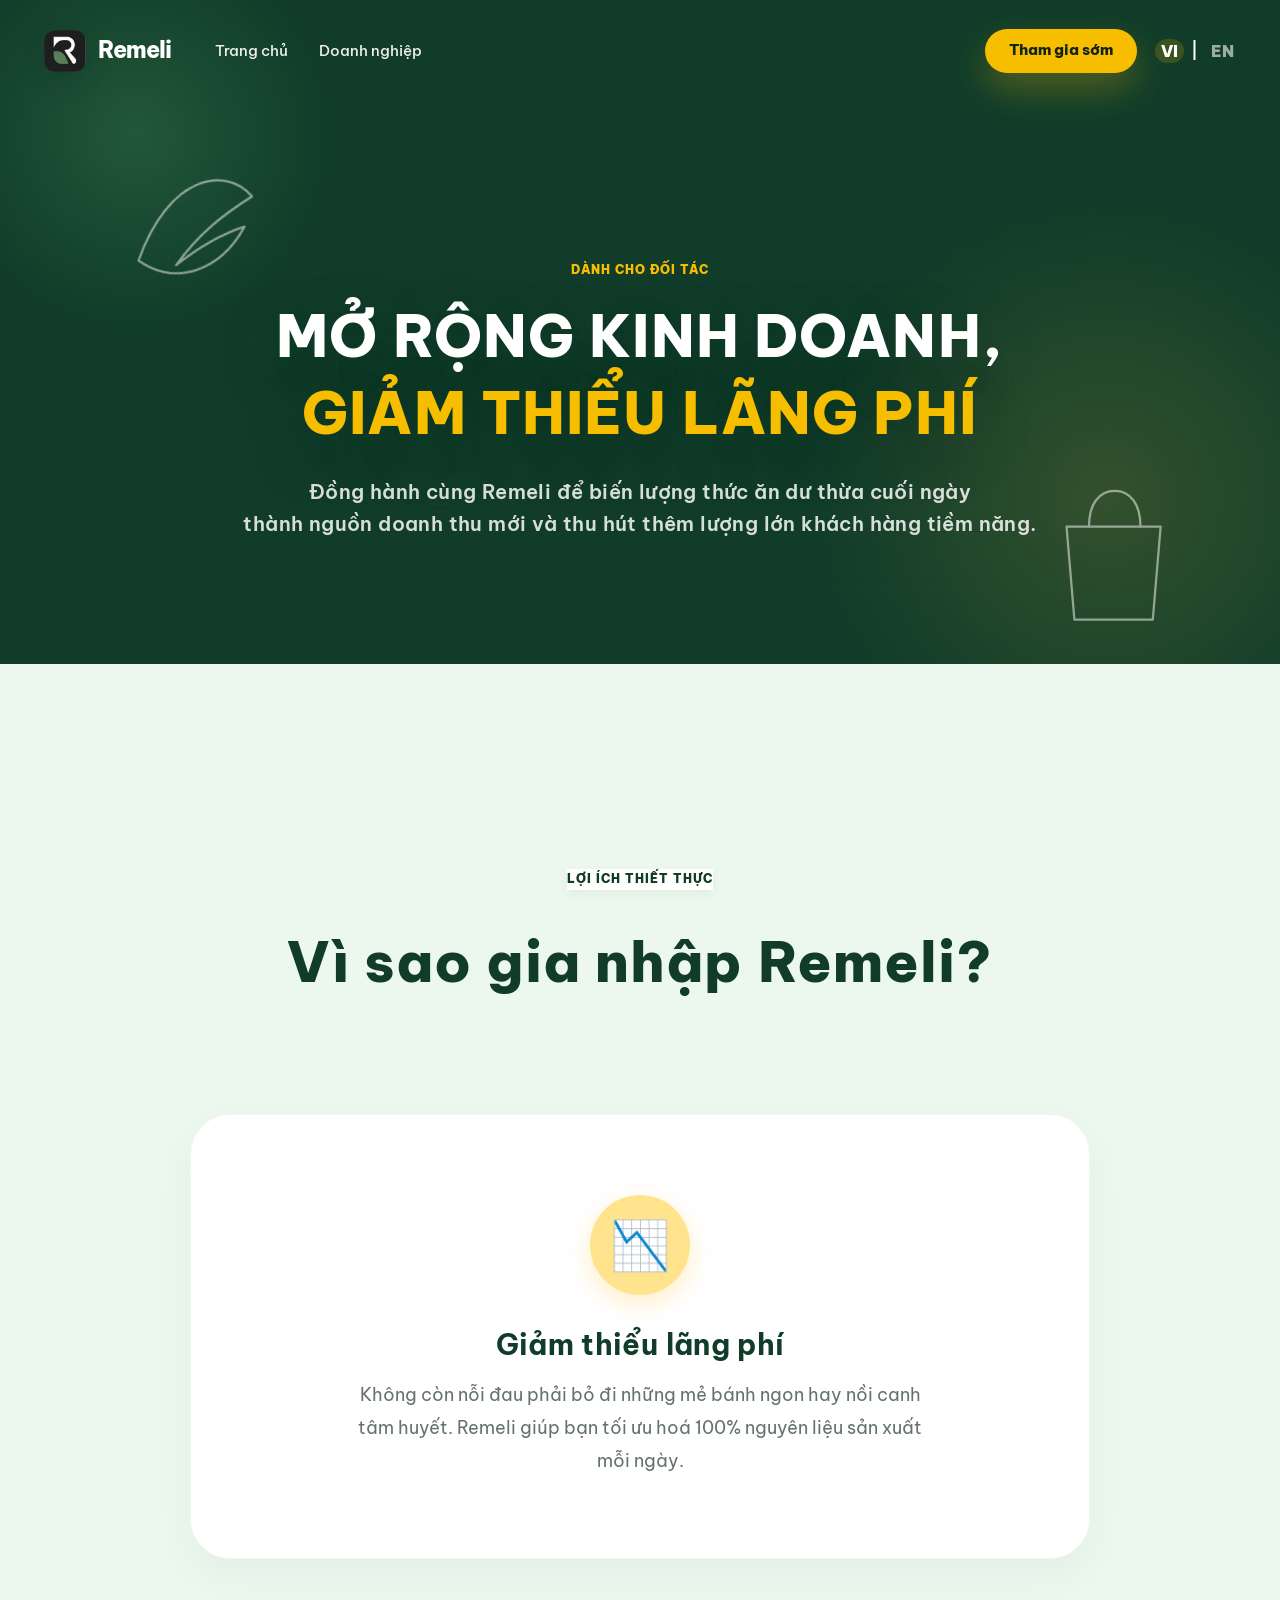
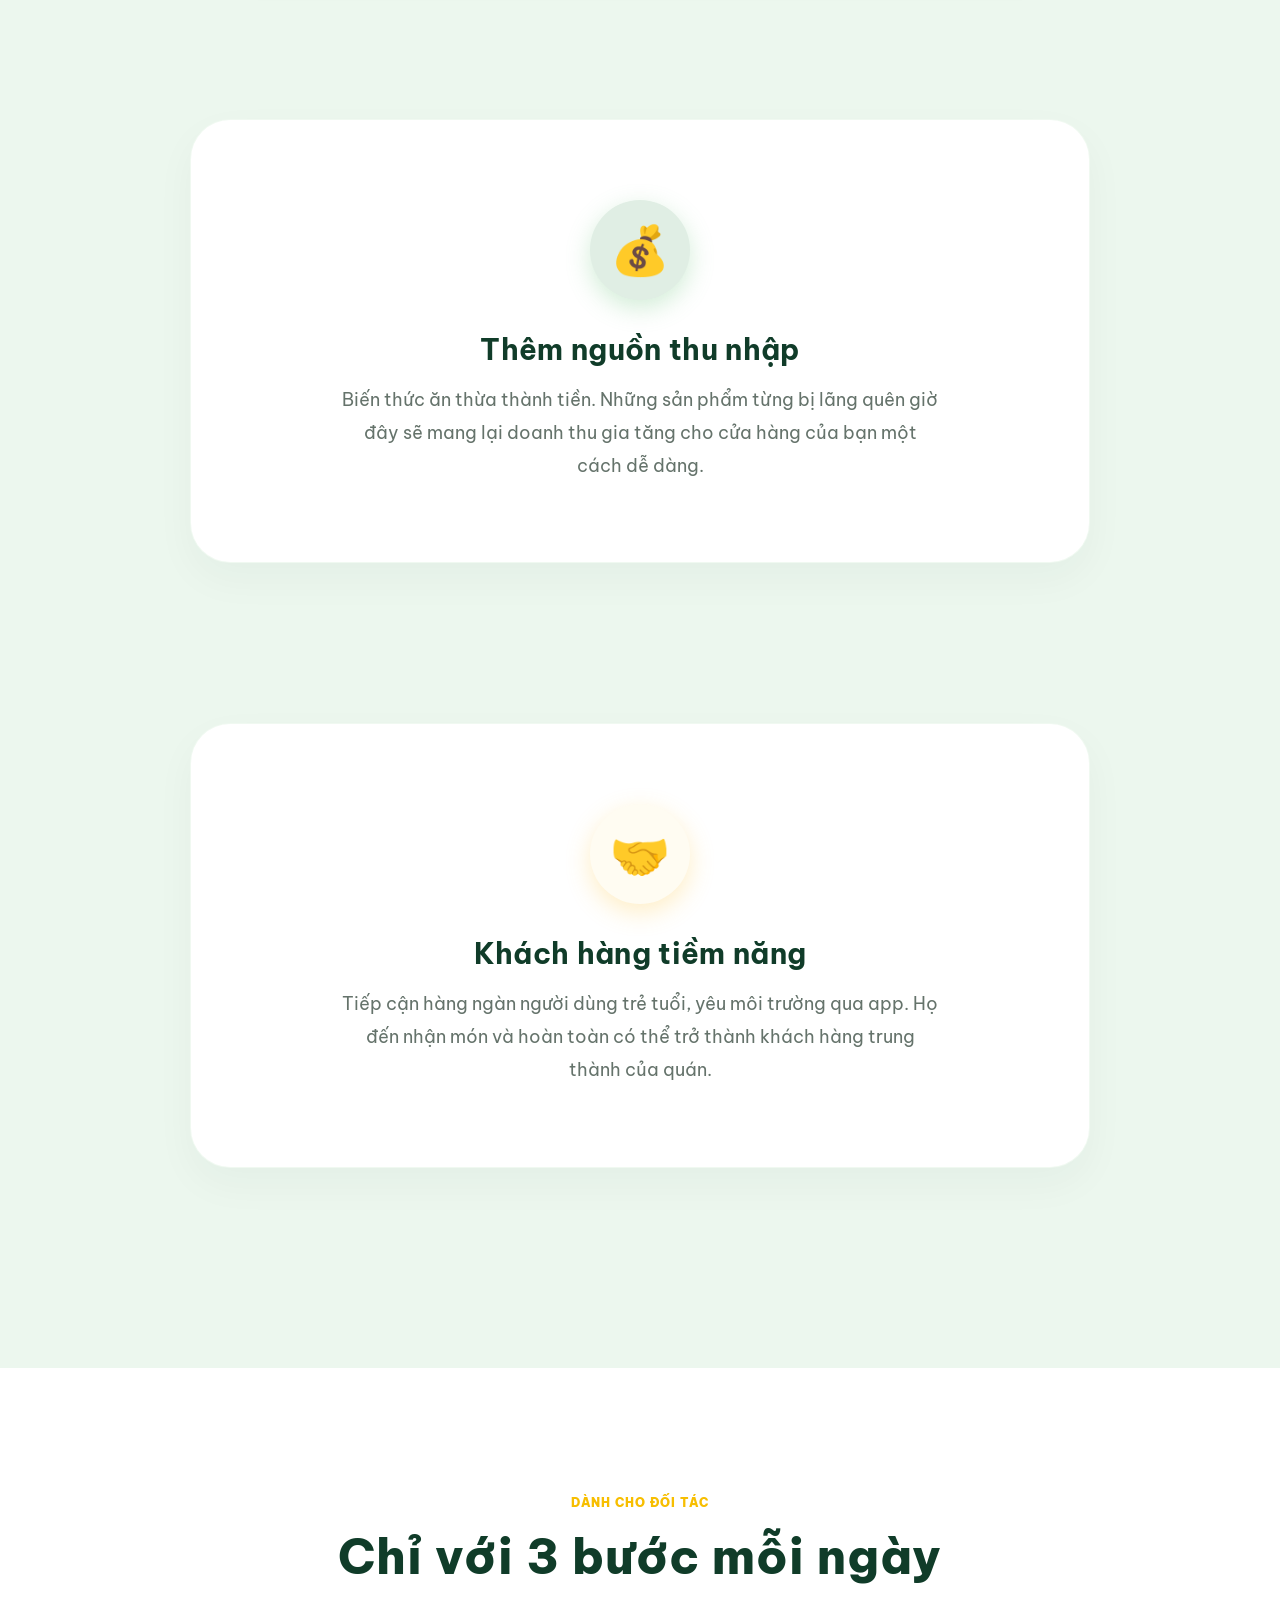
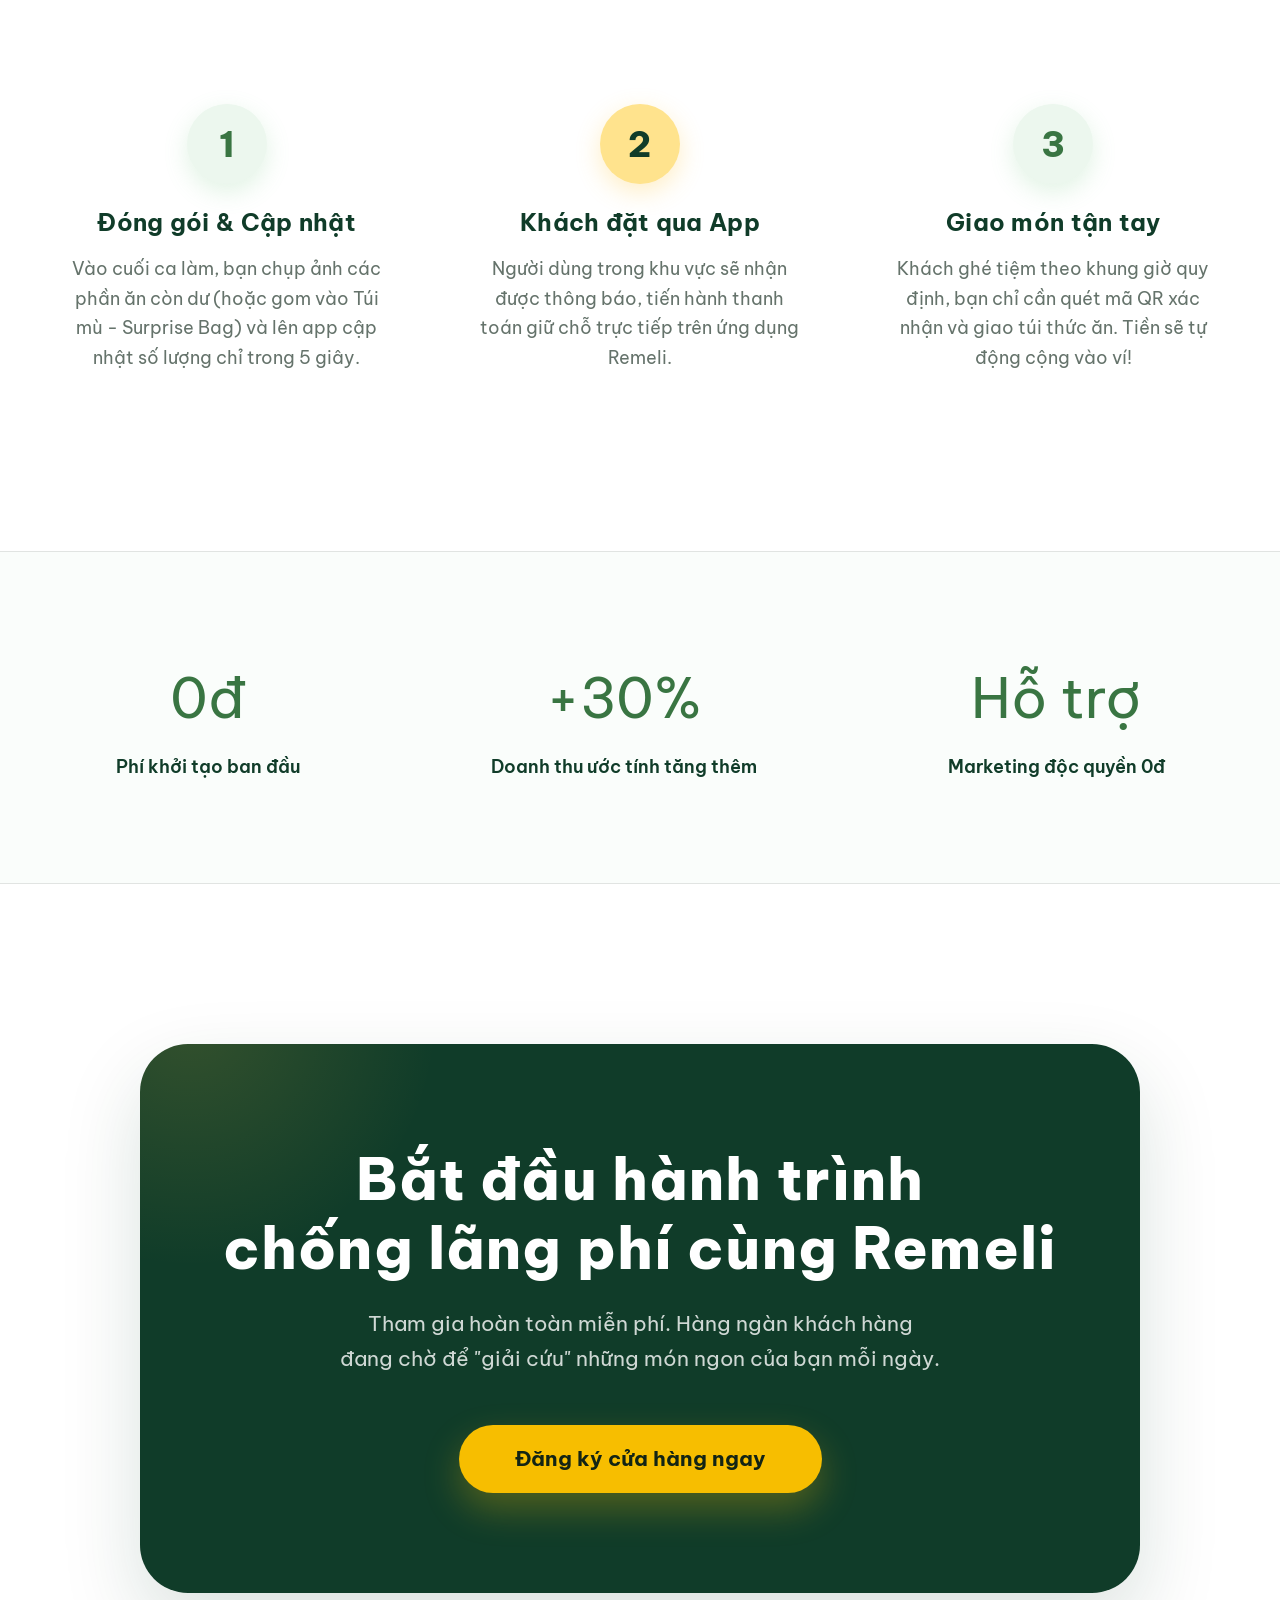
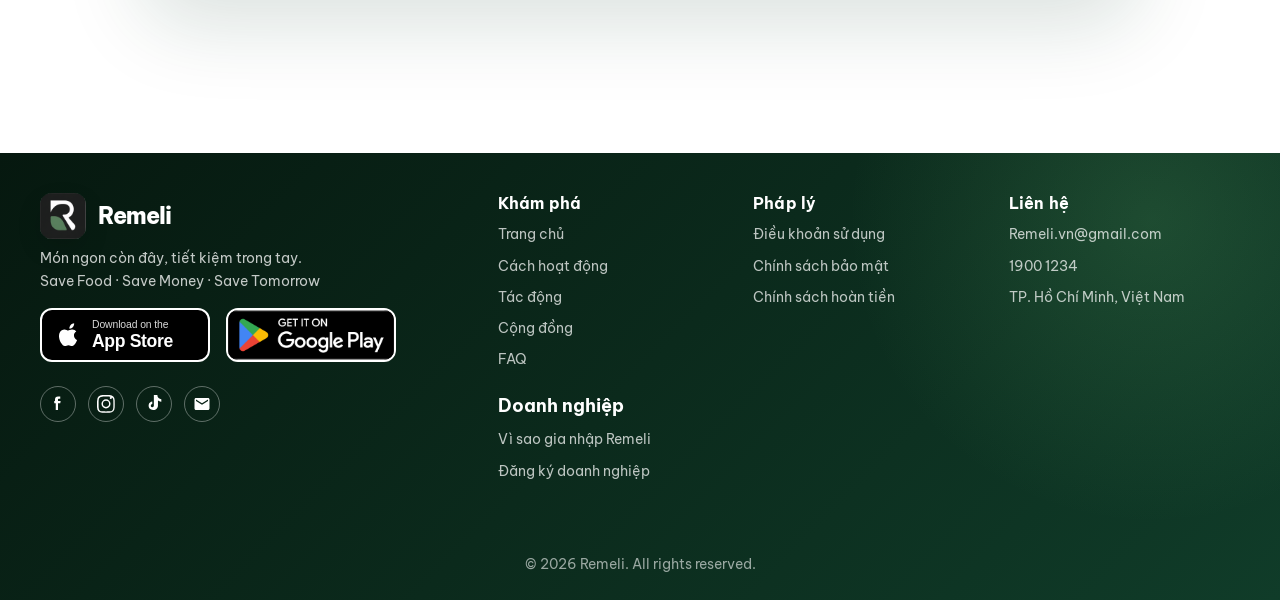
<file: vi-sao-gia-nhap.html>
<!DOCTYPE html>
<html lang="vi">
<head>
  <meta charset="UTF-8" />
  <meta name="viewport" content="width=device-width, initial-scale=1.0" />
  <meta name="description" content="Remeli giúp bạn tìm món ngon còn lại trong ngày từ cửa hàng địa phương tại Việt Nam, đặt trước dễ dàng và nhận tại cửa hàng." />
  <title>Remeli | Cửa hàng</title>
  <link rel="icon" type="image/png" href="assets/favicon.png" />
  <link rel="preconnect" href="https://fonts.googleapis.com">
  <link rel="preconnect" href="https://fonts.gstatic.com" crossorigin>
  <link href="https://fonts.googleapis.com/css2?family=Anton&family=Be+Vietnam+Pro:wght@400;500;600;700;800&display=swap" rel="stylesheet">
  <link rel="stylesheet" href="styles.css" />
</head>
<body class="">
  <svg style="display: none;">
    <defs>
      <linearGradient id="googlePlayGradient" x1="0%" y1="0%" x2="100%" y2="100%">
        <stop offset="0%" stop-color="#00a1ff" />
        <stop offset="30%" stop-color="#00e765" />
        <stop offset="70%" stop-color="#ffb300" />
        <stop offset="100%" stop-color="#ff3a44" />
      </lineargradient>
    </defs>
  </svg>

  <header class="site-header" id="siteHeader">
    <a class="brand" href="index.html" aria-label="Remeli trang chủ" data-i18n-aria-label="brandAria">
      <img src="assets/remeli-logo.png" alt="Remeli logo" />
      <span>Remeli</span>
    </a>

    <button class="menu-toggle" id="menuToggle" aria-label="Mở menu" aria-expanded="false" data-i18n-aria-label="menuOpen">
      <span></span>
      <span></span>
      <span></span>
    </button>

    <nav class="main-nav" id="mainNav" aria-label="Menu chính" data-i18n-aria-label="mainMenu">
      <div class="nav-item-with-dropdown">
        <a href="index.html" data-i18n="navHome">Trang chủ</a>
        <div class="mega-menu">
          <div class="mega-menu-column">
            <h4 data-i18n="megaApp">App</h4>
            <a href="huong-dan-tai-app.html" data-i18n="megaDownloadApp">Hướng dẫn tải App</a>
            <a href="lam-sao-de-pick-up.html" data-i18n="megaHowToPickup">Làm sao để pick up</a>
          </div>
          <div class="mega-menu-column">
            <h4 data-i18n="megaAboutUs">About us</h4>
            <a href="about-remeli.html" data-i18n="megaAboutRemeli">About Remeli</a>
            <a href="our-team.html" data-i18n="megaOurTeam">Our team</a>
          </div>
          <div class="mega-menu-column">
            <h4 data-i18n="megaCommunity">Community</h4>
            <a href="tac-dong.html" data-i18n="megaImpact">Tác động</a>
            <a href="phan-hoi-khach-hang.html" data-i18n="megaCustomerFeedback">Phản hồi khách hàng</a>
            <a href="faq.html" data-i18n="navFaq">FAQ</a>
          </div>
        </div>
      </div>
      <div class="nav-item-with-dropdown">
        <a href="vi-sao-gia-nhap.html" data-i18n="navMerchant">Doanh nghiệp</a>
        <div class="mega-menu">
          <div class="mega-menu-column">
            <h4 data-i18n="megaForBusiness">Dành cho Doanh nghiệp</h4>
            <a href="vi-sao-gia-nhap.html" data-i18n="megaWhyJoin">Vì sao gia nhập Remeli</a>
            <a href="dang-ki-doanh-nghiep.html" data-i18n="megaRegisterBusiness">Đăng ký doanh nghiệp</a>
          </div>
        </div>
      </div>
    </nav>

    <div class="header-actions">
      <button class="btn btn-yellow btn-small" type="button" data-open-modal="waitlistModal" data-i18n="joinEarly">Tham gia sớm</button>
      <div class="language-toggle" aria-label="Đổi ngôn ngữ" data-i18n-aria-label="languageLabel">
        <button class="lang-option active" type="button" data-lang-switch="vi" aria-pressed="true">VI</button>
        <span>|</span>
        <button class="lang-option" type="button" data-lang-switch="en" aria-pressed="false">EN</button>
      </div>
    </div>
  </header>

  <section class="hero" id="home" style="min-height: 70vh; background: var(--green-900); color: var(--white); overflow: hidden; position: relative;">
    <div class="hero-bg" aria-hidden="true">
      <div style="position: absolute; top: -10%; left: -5%; width: 400px; height: 400px; background: radial-gradient(circle, rgba(107,195,121,0.2) 0%, transparent 70%); border-radius: 50%;"></div>
      <div style="position: absolute; bottom: -20%; right: -10%; width: 600px; height: 600px; background: radial-gradient(circle, rgba(255,200,67,0.15) 0%, transparent 70%); border-radius: 50%;"></div>
      
      <svg class="hero-line line-leaf-one" style="opacity: 0.5;" viewBox="0 0 160 160">
        <path d="M29 92c42-69 94-67 111-35-27 10-53 22-79 46 24-12 46-19 67-21-30 35-72 39-99 10Z" fill="none" stroke="currentColor" stroke-width="2"/>
      </svg>
      <svg class="hero-line line-bag" style="opacity: 0.5; top: 70%; left: 80%;" viewBox="0 0 160 160">
        <path d="M38 55h84l-7 83H45L38 55Z" fill="none" stroke="currentColor" stroke-width="2"/>
        <path d="M58 55c0-20 9-32 23-32s23 12 23 32" fill="none" stroke="currentColor" stroke-width="2"/>
      </svg>
      
      <div class="glass-layer"></div>
    </div>

    <div class="hero-content reveal" style="padding-top: 140px; text-align: center; display: flex; flex-direction: column; align-items: center; position: relative; z-index: 10;">
      <span class="eyebrow eyebrow-yellow" data-i18n="whyHeroEyebrow" style="margin: 0 auto 16px;">Dành cho đối tác</span>
      <h1 style="font-size: 3.6rem; font-family: var(--display-font); line-height: 1.35; margin-bottom: 24px; text-transform: uppercase;"><span data-i18n="whyHeroTitle">Mở rộng kinh doanh,<br/><span style="color: var(--yellow);" data-i18n="whyBen1Title">Giảm thiểu lãng phí</span></span></h1>
      <p style="margin: 0 auto 40px; max-width: 900px; font-size: 1.25rem; opacity: 0.9; line-height: 1.6;"><span data-i18n="whyHeroDesc">Đồng hành cùng Remeli để biến lượng thức ăn dư thừa cuối ngày<br/>thành nguồn doanh thu mới và thu hút thêm lượng lớn khách hàng tiềm năng.</span></p>
      
    </div>
  </section>

  <!-- Vì sao gia nhập -->
  <section id="vi-sao-gia-nhap" style="padding: 200px 24px; background: var(--green-100);">
    <div style="max-width: 1400px; margin: 0 auto;">
      
      <div style="text-align: center; margin-bottom: 120px;" class="reveal">
        <span class="eyebrow" style="background: var(--white); color: var(--green-900); box-shadow: 0 4px 12px rgba(16,60,41,0.05);"><span data-i18n="whyBenefitEyebrow">Lợi ích thiết thực</span></span>
        <h2 style="color: var(--green-900); font-size: 3.5rem; margin: 24px 0;"><span data-i18n="whyBenefitTitle">Vì sao gia nhập Remeli?</span></h2>
      </div>

      <!-- 3 Benefits Cards Stacked Vertically -->
      <div style="display: flex; flex-direction: column; gap: 160px; max-width: 900px; margin: 0 auto;" class="reveal">
        
        <!-- Benefit 1 -->
        <div style="background: var(--white); border-radius: 40px; padding: 80px 48px; text-align: center; box-shadow: 0 16px 40px rgba(16,60,41,0.04); border: 1px solid rgba(107, 195, 121, 0.1);">
          <div style="width: 100px; height: 100px; background: var(--yellow-soft); border-radius: 50%; display: flex; align-items: center; justify-content: center; font-size: 3rem; margin: 0 auto 32px; box-shadow: 0 8px 24px rgba(255,200,67,0.3);">📉</div>
          <h3 style="color: var(--green-900); font-size: 1.8rem; margin-bottom: 16px; font-weight: 700;" data-i18n="whyBen1Title">Giảm thiểu lãng phí</h3>
          <p style="color: var(--muted); font-size: 1.15rem; line-height: 1.8; max-width: 600px; margin: 0 auto;" data-i18n="whyBen1Desc">Không còn nỗi đau phải bỏ đi những mẻ bánh ngon hay nồi canh tâm huyết. Remeli giúp bạn tối ưu hoá 100% nguyên liệu sản xuất mỗi ngày.</p>
        </div>

        <!-- Benefit 2 -->
        <div style="background: var(--white); border-radius: 40px; padding: 80px 48px; text-align: center; box-shadow: 0 16px 40px rgba(16,60,41,0.04); border: 1px solid rgba(107, 195, 121, 0.1);">
          <div style="width: 100px; height: 100px; background: #e0eee4; border-radius: 50%; display: flex; align-items: center; justify-content: center; font-size: 3rem; margin: 0 auto 32px; box-shadow: 0 8px 24px rgba(107,195,121,0.3);">💰</div>
          <h3 style="color: var(--green-900); font-size: 1.8rem; margin-bottom: 16px; font-weight: 700;" data-i18n="whyBen2Title">Thêm nguồn thu nhập</h3>
          <p style="color: var(--muted); font-size: 1.15rem; line-height: 1.8; max-width: 600px; margin: 0 auto;" data-i18n="whyBen2Desc">Biến thức ăn thừa thành tiền. Những sản phẩm từng bị lãng quên giờ đây sẽ mang lại doanh thu gia tăng cho cửa hàng của bạn một cách dễ dàng.</p>
        </div>

        <!-- Benefit 3 -->
        <div style="background: var(--white); border-radius: 40px; padding: 80px 48px; text-align: center; box-shadow: 0 16px 40px rgba(16,60,41,0.04); border: 1px solid rgba(107, 195, 121, 0.1);">
          <div style="width: 100px; height: 100px; background: #fffcf2; border-radius: 50%; display: flex; align-items: center; justify-content: center; font-size: 3rem; margin: 0 auto 32px; box-shadow: 0 8px 24px rgba(255,200,67,0.3);">🤝</div>
          <h3 style="color: var(--green-900); font-size: 1.8rem; margin-bottom: 16px; font-weight: 700;" data-i18n="whyBen3Title">Khách hàng tiềm năng</h3>
          <p style="color: var(--muted); font-size: 1.15rem; line-height: 1.8; max-width: 600px; margin: 0 auto;" data-i18n="whyBen3Desc">Tiếp cận hàng ngàn người dùng trẻ tuổi, yêu môi trường qua app. Họ đến nhận món và hoàn toàn có thể trở thành khách hàng trung thành của quán.</p>
        </div>

      </div>
    </div>
  </section>



  <!-- Quy trình hoạt động cho đối tác -->
  <section style="padding: 120px 24px; background: var(--white);">
    <div style="max-width: 1200px; margin: 0 auto;">
      <div style="text-align: center; margin-bottom: 80px;" class="reveal">
        <span class="eyebrow eyebrow-yellow" data-i18n="whyHeroEyebrow" style="margin: 0 auto 16px;" data-i18n="whyOpEyebrow">Vận hành đơn giản</span>
        <h2 style="color: var(--green-900); font-size: 3rem; margin: 0;" data-i18n="whyOpTitle">Chỉ với 3 bước mỗi ngày</h2>
      </div>

      <div style="display: grid; grid-template-columns: repeat(auto-fit, minmax(300px, 1fr)); gap: 40px; text-align: center;" class="reveal">
        <!-- Step 1 -->
        <div style="position: relative; padding: 40px 24px;">
          <div style="width: 80px; height: 80px; background: var(--green-100); color: var(--green-700); border-radius: 50%; display: flex; align-items: center; justify-content: center; font-size: 2.2rem; font-weight: 800; margin: 0 auto 24px; box-shadow: 0 8px 24px rgba(107,195,121,0.2);">1</div>
          <h3 style="color: var(--green-900); font-size: 1.5rem; margin-bottom: 16px;" data-i18n="whyStep1Title">Đóng gói & Cập nhật</h3>
          <p style="color: var(--muted); font-size: 1.1rem; line-height: 1.7;" data-i18n="whyStep1Desc">Vào cuối ca làm, bạn chụp ảnh các phần ăn còn dư (hoặc gom vào Túi mù - Surprise Bag) và lên app cập nhật số lượng chỉ trong 5 giây.</p>
        </div>
        <!-- Step 2 -->
        <div style="position: relative; padding: 40px 24px;">
          <div style="width: 80px; height: 80px; background: var(--yellow-soft); color: var(--green-900); border-radius: 50%; display: flex; align-items: center; justify-content: center; font-size: 2.2rem; font-weight: 800; margin: 0 auto 24px; box-shadow: 0 8px 24px rgba(255,200,67,0.3);">2</div>
          <h3 style="color: var(--green-900); font-size: 1.5rem; margin-bottom: 16px;" data-i18n="whyStep2Title">Khách đặt qua App</h3>
          <p style="color: var(--muted); font-size: 1.1rem; line-height: 1.7;" data-i18n="whyStep2Desc">Người dùng trong khu vực sẽ nhận được thông báo, tiến hành thanh toán giữ chỗ trực tiếp trên ứng dụng Remeli.</p>
        </div>
        <!-- Step 3 -->
        <div style="position: relative; padding: 40px 24px;">
          <div style="width: 80px; height: 80px; background: var(--green-100); color: var(--green-700); border-radius: 50%; display: flex; align-items: center; justify-content: center; font-size: 2.2rem; font-weight: 800; margin: 0 auto 24px; box-shadow: 0 8px 24px rgba(107,195,121,0.2);">3</div>
          <h3 style="color: var(--green-900); font-size: 1.5rem; margin-bottom: 16px;" data-i18n="whyStep3Title">Giao món tận tay</h3>
          <p style="color: var(--muted); font-size: 1.1rem; line-height: 1.7;" data-i18n="whyStep3Desc">Khách ghé tiệm theo khung giờ quy định, bạn chỉ cần quét mã QR xác nhận và giao túi thức ăn. Tiền sẽ tự động cộng vào ví!</p>
        </div>
      </div>
    </div>
  </section>

  <!-- Metrics / Trust Section -->
  <section style="padding: 100px 24px; background: #fafdfb; border-top: 1px solid var(--line); border-bottom: 1px solid var(--line);">
    <div style="max-width: 1200px; margin: 0 auto; display: flex; flex-wrap: wrap; justify-content: space-around; gap: 40px; text-align: center;" class="reveal">
      <div>
        <div style="font-family: var(--display-font); font-size: 3.5rem; color: var(--green-700); margin-bottom: 8px;">0đ</div>
        <div style="color: var(--green-900); font-size: 1.15rem; font-weight: 600;" data-i18n="whyMetric1">Phí khởi tạo ban đầu</div>
      </div>
      <div>
        <div style="font-family: var(--display-font); font-size: 3.5rem; color: var(--green-700); margin-bottom: 8px;">+30%</div>
        <div style="color: var(--green-900); font-size: 1.15rem; font-weight: 600;" data-i18n="whyMetric2">Doanh thu ước tính tăng thêm</div>
      </div>
      <div>
        <div style="font-family: var(--display-font); font-size: 3.5rem; color: var(--green-700); margin-bottom: 8px;" data-i18n="whyMetric3Value">Hỗ trợ</div>
        <div style="color: var(--green-900); font-size: 1.15rem; font-weight: 600;" data-i18n="whyMetric3">Marketing độc quyền 0đ</div>
      </div>
    </div>
  </section>

  <!-- Massive CTA Section -->
  <section style="padding: 160px 24px; background: var(--white);">
    <div style="max-width: 1000px; margin: 0 auto;" class="reveal">
      <div style="background: var(--green-900); border-radius: 48px; padding: 100px 40px; text-align: center; position: relative; overflow: hidden; box-shadow: 0 32px 80px rgba(16, 60, 41, 0.15);">
        <div style="position: absolute; top: -50%; left: -20%; width: 500px; height: 500px; background: radial-gradient(circle, rgba(255,200,67,0.15) 0%, transparent 70%); border-radius: 50%;"></div>
        
        <h2 style="color: var(--white); font-size: 3.6rem; font-family: var(--display-font); line-height: 1.2; margin-bottom: 24px; position: relative; z-index: 2;"><span data-i18n="whyCtaTitle">Bắt đầu hành trình<br/>chống lãng phí cùng Remeli</span></h2>
        <p style="color: rgba(255,255,255,0.8); font-size: 1.3rem; margin: 0 auto 48px; max-width: 600px; line-height: 1.7; position: relative; z-index: 2;" data-i18n="whyCtaDesc">Tham gia hoàn toàn miễn phí. Hàng ngàn khách hàng đang chờ để "giải cứu" những món ngon của bạn mỗi ngày.</p>
        
        <button type="button" class="btn btn-yellow" style="font-size: 1.3rem; padding: 24px 56px; border-radius: 999px; position: relative; z-index: 2; border: none; cursor: pointer; font-family: inherit; font-weight: 700;" data-open-modal="merchantModal" data-i18n="whyCtaBtn">Đăng ký cửa hàng ngay</button>
      </div>
    </div>
  </section>

  <footer class="site-footer">
    <div class="footer-brand">
      <a class="brand brand-footer" href="#home">
        <img src="assets/remeli-logo.png" alt="Remeli logo" />
        <span>Remeli</span>
      </a>
      <p data-i18n="footerSlogan">Món ngon còn đây, tiết kiệm trong tay.<br />Save Food · Save Money · Save Tomorrow</p>

      <div class="download-badges">
        <a href="#" class="app-badge store-apple" target="_blank" rel="noopener noreferrer">
          <svg viewBox="0 0 384 512" class="icon-apple">
            <path
              d="M318.7 268.7c-.2-36.7 16.4-64.4 50-84.8-18.8-26.9-47.2-41.7-84.7-44.6-35.5-2.8-74.3 20.7-88.5 20.7-15 0-48.7-22.7-79.4-22.1-39.3.6-76 22.8-96.1 57.3-41.9 71.9-10.7 178.6 30 237.3 19.9 28.7 44 60.7 75 59.5 29.8-1.2 41.2-19.3 77.2-19.3 35.8 0 46.4 19.3 77.6 18.6 31.9-.6 53.1-29.3 72.8-58.1 23.5-34.1 33.1-67 33.6-68.7-1.2-.5-66.4-25.4-66.7-101.5zM297.1 84.4c17.4-21.1 29.2-50.5 26-80.1-25.4 1-56.1 16.9-74.3 38.2-16.2 18.8-30.4 48.6-26.6 77.4 28.4 2.2 57.4-14.4 74.9-35.5z" />
          </svg>
          <div class="badge-text">
            <small>Download on the</small>
            <strong>App Store</strong>
          </div>
        </a>

        <a href="#" class="app-badge store-google" target="_blank" rel="noopener noreferrer">
          <img src="assets/GetItOnGooglePlay_Badge_Web_color_English.png" alt="Get it on Google Play">
        </a>
      </div>

      <div class="socials" style="margin-top: 20px;" aria-label="Mạng xã hội" data-i18n-aria-label="socialLabel">
        <a href="https://www.facebook.com/profile.php?id=61591467995736" target="_blank" rel="noopener noreferrer"
          aria-label="Facebook">
          <svg style="width:18px;height:18px;fill:currentColor;" viewBox="0 0 24 24">
            <path d="M9 8H7v3h2v9h3v-9h3l.5-3H12V6c0-.88.72-1 1-1h2V2h-3a4 4 0 0 0-4 4v2z" />
          </svg>
        </a>
        <a href="https://www.instagram.com/remeli.vn/" target="_blank" rel="noopener noreferrer" aria-label="Instagram">
          <svg style="width:18px;height:18px;fill:currentColor;" viewBox="0 0 24 24">
            <path
              d="M12 2.16c3.2 0 3.58.01 4.85.07 3.25.15 4.77 1.69 4.92 4.92.06 1.27.07 1.65.07 4.85s-.01 3.58-.07 4.85c-.15 3.23-1.66 4.77-4.92 4.92-1.27.06-1.64.07-4.85.07s-3.58-.01-4.85-.07c-3.26-.15-4.77-1.7-4.92-4.92-.06-1.27-.07-1.65-.07-4.85s.01-3.58.07-4.85c.15-3.23 1.66-4.77 4.92-4.92 1.27-.06 1.64-.07 4.85-.07M12 0C8.74 0 8.33.01 7.05.07c-4.27.2-6.6 2.52-6.8 6.8C.01 8.13 0 8.54 0 11.8s.01 3.67.07 4.95c.2 4.27 2.53 6.61 6.8 6.8 1.28.06 1.69.07 4.95.07s3.67-.01 4.95-.07c4.27-.2 6.61-2.53 6.8-6.8.06-1.28.07-1.69.07-4.95s-.01-3.67-.07-4.95c-.2-4.27-2.53-6.61-6.8-6.8C15.67.01 15.26 0 12 0zm0 5.76a6.04 6.04 0 1 0 0 12.08 6.04 6.04 0 0 0 0-12.08zm0 10.12a4.07 4.07 0 1 1 0-8.14 4.07 4.07 0 0 1 0 8.14zm6.4-10.42a1.41 1.41 0 1 0 0-2.83 1.41 1.41 0 0 0 0 2.83z" />
          </svg>
        </a>
        <a href="https://www.tiktok.com/@remeli.vn" target="_blank" rel="noopener noreferrer" aria-label="TikTok">
          <svg style="width:18px;height:18px;fill:currentColor;" viewBox="0 0 24 24">
            <path
              d="M12.53.02C13.84 0 15.14.01 16.44 0c.08 1.53.63 3.01 1.63 4.14 1.03.9 2.36 1.35 3.71 1.42v3.39c-1.28-.02-2.54-.42-3.6-1.15-.31-.19-.61-.4-.89-.63v6.73c.03 2.22-1.12 4.31-3 5.42-2.11 1.19-4.78 1.12-6.81-.19-2.11-1.42-3.12-4.02-2.49-6.49.53-2.2 2.45-3.83 4.73-3.96v3.4c-.74.05-1.44.47-1.78 1.13-.48.97-.13 2.19.78 2.73.91.56 2.14.31 2.75-.54.27-.41.38-.9.34-1.39V.02z" />
          </svg>
        </a>
        <a href="mailto:Remeli.vn@gmail.com" aria-label="Email">
          <svg style="width:18px;height:18px;fill:currentColor;" viewBox="0 0 24 24">
            <path
              d="M20 4H4c-1.1 0-1.99.9-1.99 2L2 18c0 1.1.9 2 2 2h16c1.1 0 2-.9 2-2V6c0-1.1-.9-2-2-2zm0 4l-8 5-8-5V6l8 5 8-5v2z" />
          </svg>
        </a>
      </div>
    </div>
    <div class="footer-links">
      <div>
                <h3 data-i18n="footerExplore">Khám phá</h3>
        <a href="index.html#home" data-i18n="navHome">Trang chủ</a>
        <a href="index.html#how-it-works" data-i18n="navHow">Cách hoạt động</a>
        <a href="index.html#impact" data-i18n="navImpact">Tác động</a>
        <a href="index.html#community" data-i18n="navCommunity">Cộng đồng</a>
        <a href="faq.html" data-i18n="navFaq">FAQ</a>
        
        <h4 style="margin-top: 20px; margin-bottom: 8px; color: var(--white); font-weight: 700; font-size: 1.1rem;" data-i18n="footerMerchantSection">Doanh nghiệp</h4>
        <a href="vi-sao-gia-nhap.html" data-i18n="megaWhyJoin">Vì sao gia nhập Remeli</a>
        <a href="dang-ki-doanh-nghiep.html" data-i18n="megaRegisterBusiness">Đăng ký doanh nghiệp</a>
      </div>
      <div>
        <h3 data-i18n="footerLegal">Pháp lý</h3>
        <a href="#" data-i18n="terms">Điều khoản sử dụng</a>
        <a href="#" data-i18n="privacy">Chính sách bảo mật</a>
        <a href="#" data-i18n="refund">Chính sách hoàn tiền</a>
      </div>
      <div>
        <h3 data-i18n="footerContact">Liên hệ</h3>
        <a href="mailto:Remeli.vn@gmail.com">Remeli.vn@gmail.com</a>
        <a href="tel:19001234">1900 1234</a>
        <span data-i18n="location">TP. Hồ Chí Minh, Việt Nam</span>
      </div>
    </div>
    <p class="copyright">© 2026 Remeli. All rights reserved.</p>
  </footer>

  <!-- Khối Pop-up Waitlist hoạt động đồng bộ tại trang FAQ -->
  <div class="modal" id="waitlistModal" aria-hidden="true">
    <div class="modal-overlay" data-close-modal></div>
    <div class="modal-panel modal-panel-small" role="dialog" aria-modal="true" aria-labelledby="waitlistModalTitle">
      <button class="modal-close" type="button" data-close-modal aria-label="Đóng" data-i18n-aria-label="closeModal">×</button>
      <span class="eyebrow" data-i18n="waitlistEyebrow">Tham gia danh sách chờ</span>
      <h2 id="waitlistModalTitle" data-i18n="waitlistModalTitle">Nhận thông tin sớm nhất từ Remeli</h2>
      <p data-i18n="waitlistModalText">Để lại thông tin để Remeli báo cho bạn khi ra mắt tại thành phố của bạn.</p>
      <form class="stacked-form" id="waitlistForm" action="https://script.google.com/macros/s/AKfycbz02_CwynBXLxD4ofVWuuCcy0Z5YHeLYgymd5x6QaJ5G5QAr4hnDKX-C0Sxp8bsQAZKMg/exec" method="POST" target="hidden_iframe">
        <input type="hidden" name="formType" value="waitlist" />
        <label>
          <span data-i18n="emailLabel">Email của bạn</span>
          <input type="email" name="email" required placeholder="" />
        </label>
        <label>
          <span data-i18n="cityLabel">Thành phố</span>
          <select name="city" required>
            <option value="" data-i18n="cityPlaceholder">Chọn thành phố</option>
            <option>TP. Hồ Chí Minh</option>
            <option data-i18n="cityHanoi">Hà Nội</option>
            <option data-i18n="cityDanang">Đà Nẵng</option>
            <option data-i18n="cityCantho">Cần Thơ</option>
            <option data-i18n="cityOther">Khác</option>
          </select>
        </label>
        <label>
          <span data-i18n="roleLabel">Bạn là?</span>
          <select name="role" required>
            <option value="" data-i18n="rolePlaceholder">Bạn là?</option>
            <option data-i18n="roleUser">Người dùng</option>
            <option data-i18n="roleMerchant">Chủ cửa hàng</option>
            <option data-i18n="roleOther">Khác</option>
          </select>
        </label>
        <button class="btn btn-green" type="submit" data-i18n="waitlistButton">Tham gia danh sách chờ</button>
        <p class="form-message" id="waitlistMessage"></p>
      </form>
    </div>
  </div>

  <iframe name="hidden_iframe" id="hiddenFormIframe" style="display:none;" title="form-submit-target"></iframe>

  
<div class="modal" id="merchantModal" aria-hidden="true">
    <div class="modal-overlay" data-close-modal></div>
    <div class="modal-panel" role="dialog" aria-modal="true" aria-labelledby="merchantModalTitle">
      <button class="modal-close" type="button" data-close-modal aria-label="Đóng"
        data-i18n-aria-label="closeModal">×</button>
      <h2 id="merchantModalTitle" data-i18n="merchantModalTitle">Đăng ký cửa hàng</h2>
      <p data-i18n="merchantModalText">Để lại thông tin, Remeli sẽ liên hệ khi bắt đầu onboarding cửa hàng.</p>
      <form class="stacked-form"
        action="https://script.google.com/macros/s/AKfycbz02_CwynBXLxD4ofVWuuCcy0Z5YHeLYgymd5x6QaJ5G5QAr4hnDKX-C0Sxp8bsQAZKMg/exec"
        method="POST" target="hidden_iframe">
        <input type="hidden" name="formType" value="merchant" />

        <!-- 1. Tên cửa hàng -->
        <label><span data-i18n="storeNameLabel">Tên cửa hàng</span><input name="store_name" required
            placeholder="Tên cửa hàng" data-i18n-placeholder="storeNameSimplePlaceholder" /></label>

        <!-- 2. Tên người đại diện (MỚI) -->
        <label><span data-i18n="representativeNameLabel">Tên người đại diện</span><input name="representative_name"
            required placeholder="Nhập họ và tên" data-i18n-placeholder="representativeNamePlaceholder" /></label>

        <!-- 3. Địa chỉ cửa hàng (MỚI) -->
        <label><span data-i18n="storeAddressLabel">Địa chỉ cửa hàng</span><input name="store_address" required
            placeholder="Số nhà, tên đường, quận/huyện..." data-i18n-placeholder="storeAddressPlaceholder" /></label>

        <!-- 4. Loại hình -->
        <label><span data-i18n="businessTypeLabel">Loại hình</span>
          <select name="business_type" required>
            <option value="" data-i18n="businessTypePlaceholder">Chọn loại hình</option>
            <option data-i18n="typeCafe">Tiệm cà phê</option>
            <option data-i18n="typeBakery">Tiệm bánh</option>
            <option data-i18n="typeFoodShop">Quán ăn</option>
            <option data-i18n="typeRestaurant">Nhà hàng</option>
            <option data-i18n="typeMiniMart">Siêu thị mini</option>
            <option data-i18n="cityOther">Khác</option>
          </select>
        </label>

        <label><span data-i18n="phoneLabel">Số điện thoại</span><input name="phone" required placeholder="09xxxxxxxx"
            data-i18n-placeholder="phonePlaceholder" /></label>
        <label><span data-i18n="emailShortLabel">Email</span><input type="email" name="email" required
            placeholder="name@gmail.com" data-i18n-placeholder="emailPlaceholder" /></label>
        <button class="btn btn-green" type="submit" data-i18n="merchantSubmit">Gửi đăng ký</button>
        <p class="form-message"></p>
      </form>
    </div>
  </div>
  <div class="modal" id="successModal" aria-hidden="true">
    <div class="modal-overlay" data-close-modal></div>
    <div class="modal-panel modal-panel-small" role="dialog" aria-modal="true" aria-labelledby="successModalTitle">
      <button class="modal-close" type="button" data-close-modal aria-label="Đóng"
        data-i18n-aria-label="closeModal">×</button>
      <div style="text-align: center; padding: 20px 0;">
        <div style="font-size: 3rem; margin-bottom: 16px;">✨</div>
        <h2 id="successModalTitle" data-i18n="successTitle" style="font-size: 1.5rem; margin-bottom: 12px;">Cảm ơn bạn
          đã quan tâm Remeli</h2>
        <p data-i18n="successMessage" style="color: var(--muted); margin-bottom: 24px;">Remeli sẽ sớm liên hệ với bạn.
        </p>
        <button class="btn btn-green" type="button" data-close-modal data-i18n="returnHome" style="width: 100%;">Trở về
          trang chủ</button>
      </div>
    </div>
  </div>

  <iframe name="hidden_iframe" id="hiddenFormIframe" style="display:none;" title="form-submit-target"></iframe>
<script src="script.js"></script>
</body>
</html>
</file>
<file: styles.css>
:root {
  --green-900: #103c29;
  --green-800: #1c5135;
  --green-700: #397542;
  --green-600: #3a6b58;
  --green-400: #6bc379;
  --green-100: #ecf7ee;
  --cream: #fff8eb;
  --yellow: #f7be00;
  --yellow-soft: #ffe38d;
  --black: #000000;
  --white: #ffffff;
  --text: #14231a;
  --muted: #65736b;
  --line: rgba(20, 35, 26, 0.11);
  --shadow: 0 24px 80px rgba(16, 60, 41, 0.11);
  --radius-xl: 32px;
  --radius-lg: 24px;
  --radius-md: 16px;
  --max: 1200px;
  --display-font: "Be Vietnam Pro", Arial, sans-serif;
}

* {
  box-sizing: border-box;
}

html {
  scroll-behavior: smooth;
}

body {
  margin: 0;
  font-family: "Be Vietnam Pro", Inter, system-ui, -apple-system, BlinkMacSystemFont, "Segoe UI", sans-serif;
  color: var(--text);
  background: var(--white);
  overflow-x: hidden;
  line-height: 1.65;
}

a {
  color: inherit;
  text-decoration: none;
}

button,
input,
select {
  font: inherit;
}

button {
  cursor: pointer;
}

img,
svg {
  display: block;
}

/* --- HEADER & NAVIGATION --- */
.site-header {
  position: fixed;
  top: 0;
  left: 0;
  right: 0;
  z-index: 100;
  display: grid;
  grid-template-columns: auto 1fr auto;
  align-items: center;
  gap: 44px;
  width: min(100% - 56px, 1320px);
  margin: 18px auto 0;
  padding: 10px 12px 10px 16px;
  border-radius: 999px;
  color: var(--white);
  transition: background 240ms ease, box-shadow 240ms ease, color 240ms ease, margin 240ms ease, width 240ms ease;
}

.site-header.header-light-bg {
  color: var(--green-900);
}

.site-header.scrolled {
  margin-top: 10px;
  width: min(100% - 36px, 1260px);
  color: var(--text);
  background: rgba(255, 255, 255, 0.9);
  box-shadow: 0 18px 55px rgba(0, 0, 0, 0.12);
  backdrop-filter: blur(18px);
}

.brand {
  display: inline-flex;
  align-items: center;
  gap: 12px;
  font-size: 1.45rem;
  font-weight: 800;
  letter-spacing: -0.04em;
  white-space: nowrap;
}

.brand img {
  width: 42px;
  height: 42px;
  border-radius: 12px;
  object-fit: cover;
  box-shadow: 0 10px 24px rgba(0, 0, 0, 0.12);
}

.main-nav {
  display: flex;
  flex-wrap: nowrap;
  align-items: center;
  justify-content: flex-start;
  gap: clamp(14px, 2.4vw, 76px);
  font-size: clamp(0.72rem, 0.6rem + 0.55vw, 0.95rem);
  font-weight: 500;
}

.main-nav a {
  position: relative;
  opacity: 0.92;
  padding: 10px 0;
  white-space: nowrap;
}

.main-nav a::after {
  content: "";
  position: absolute;
  left: 0;
  right: 0;
  bottom: 0;
  height: 2px;
  background: var(--yellow);
  opacity: 0;
}

.main-nav a:hover::after,
.main-nav a:active::after {
  opacity: 1;
}

.nav-item-with-dropdown {
  position: relative;
  display: flex;
  align-items: center;
  height: 100%;
}

.mega-menu {
  position: absolute;
  top: calc(100% + 15px);
  left: -16px;
  transform: translateY(10px);
  background: rgba(255, 255, 255, 0.7);
  backdrop-filter: blur(25px);
  -webkit-backdrop-filter: blur(25px);
  border-radius: var(--radius-lg);
  box-shadow: 0 16px 40px rgba(0, 0, 0, 0.1);
  padding: 32px 40px;
  display: flex;
  gap: 64px;
  opacity: 0;
  visibility: hidden;
  transition: all 0.3s cubic-bezier(0.4, 0, 0.2, 1);
  pointer-events: none;
  border: 1px solid rgba(255, 255, 255, 0.5);
}

.mega-menu::before {
  content: "";
  position: absolute;
  top: -25px;
  left: 0;
  width: 100%;
  height: 25px;
  background: transparent;
}

.site-header.scrolled .mega-menu {
  background: rgba(255, 255, 255, 0.95);
}

.site-header:not(.scrolled) .mega-menu {
  background: rgba(20, 35, 26, 0.6);
  border-color: rgba(255, 255, 255, 0.2);
  color: var(--white);
}

.nav-item-with-dropdown:hover .mega-menu {
  opacity: 1;
  visibility: visible;
  transform: translateY(0);
  pointer-events: auto;
}

.mega-menu-column {
  display: flex;
  flex-direction: column;
  gap: 16px;
  min-width: max-content;
}

.mega-menu-column h4 {
  margin: 0;
  font-size: 0.95rem;
  font-weight: 800;
  color: var(--green-900);
  border-bottom: 2px solid var(--yellow);
  padding-bottom: 8px;
  text-transform: uppercase;
  letter-spacing: 0.05em;
  width: max-content;
}

.site-header:not(.scrolled) .mega-menu-column h4 {
  color: var(--yellow);
  border-bottom-color: rgba(255, 255, 255, 0.3);
}

.mega-menu-column a {
  font-size: 0.9rem;
  color: var(--muted);
  font-weight: 600;
  padding: 0 !important;
  opacity: 1 !important;
  transition: color 0.2s ease, transform 0.2s ease;
}

.site-header:not(.scrolled) .mega-menu-column a {
  color: rgba(255, 255, 255, 0.85);
}

.mega-menu-column a::after {
  display: none !important;
}

.mega-menu-column a:hover {
  color: var(--green-700);
  transform: translateX(4px);
}

.site-header:not(.scrolled) .mega-menu-column a:hover {
  color: var(--yellow);
}

.header-actions {
  display: flex;
  align-items: center;
  gap: 18px;
}

.language-toggle {
  display: inline-flex;
  align-items: center;
  gap: 7px;
  border: 0;
  background: transparent;
  color: inherit;
  font-weight: 700;
}

.lang-option {
  border: 0;
  padding: 4px 6px;
  border-radius: 999px;
  background: transparent;
  color: inherit;
  font-weight: 900;
  line-height: 1;
  opacity: 0.58;
  transition: opacity 180ms ease, background 180ms ease, color 180ms ease;
}

.lang-option.active {
  opacity: 1;
  background: rgba(247, 190, 0, 0.18);
  color: inherit;
}

.site-header.scrolled .lang-option.active,
.site-header.menu-open .lang-option.active {
  background: rgba(57, 117, 66, 0.11);
  color: var(--green-700);
}

.menu-toggle {
  display: block;
  width: 42px;
  height: 42px;
  border: 1px solid rgba(255, 255, 255, 0.28);
  border-radius: 999px;
  background: rgba(255, 255, 255, 0.12);
  display: none;
}

.menu-toggle span {
  display: block;
  width: 18px;
  height: 2px;
  margin: 4px auto;
  background: currentColor;
  border-radius: 99px;
}

/* --- BUTTONS --- */
.btn {
  display: inline-flex;
  align-items: center;
  justify-content: center;
  min-height: 52px;
  padding: 0 28px;
  border-radius: 16px;
  border: 1px solid transparent;
  font-weight: 800;
  line-height: 1;
  transition: transform 220ms ease, box-shadow 220ms ease, background 220ms ease, color 220ms ease, border-color 220ms ease;
}

.btn:hover {
  transform: translateY(-2px);
}

.btn-small {
  min-height: 44px;
  padding-inline: 23px;
  border-radius: 999px;
  font-size: 0.92rem;
}

.btn-yellow {
  background: var(--yellow);
  color: #132414;
  box-shadow: 0 16px 36px rgba(247, 190, 0, 0.28);
}

.btn-yellow:hover {
  background: #ffcb21;
  box-shadow: 0 20px 45px rgba(247, 190, 0, 0.38);
}

.btn-outline-light {
  color: var(--white);
  background: rgba(255, 255, 255, 0.08);
  border-color: rgba(255, 255, 255, 0.55);
  backdrop-filter: blur(12px);
}

.btn-outline-light:hover {
  background: var(--white);
  color: var(--green-900);
}

.btn-green {
  background: var(--green-700);
  color: var(--white);
  box-shadow: 0 16px 36px rgba(57, 117, 66, 0.25);
}

.btn-green:hover {
  background: var(--green-900);
}

.btn-dark {
  background: var(--green-900);
  color: var(--white);
}

/* --- HERO SECTION --- */
.hero {
  position: relative;
  display: grid;
  min-height: 100vh;
  place-items: center;
  isolation: isolate;
  overflow: hidden;
  padding: 120px 24px 84px;
  color: var(--white);
  background:
    radial-gradient(circle at 52% 46%, rgba(107, 195, 121, 0.25), transparent 28%),
    linear-gradient(136deg, var(--green-900), var(--green-700) 48%, var(--green-600));
}

.hero::before {
  content: "";
  position: absolute;
  inset: 0;
  background:
    linear-gradient(rgba(255, 255, 255, 0.045) 1px, transparent 1px),
    linear-gradient(90deg, rgba(255, 255, 255, 0.035) 1px, transparent 1px);
  background-size: 84px 84px;
  mask-image: radial-gradient(circle, black 0 48%, transparent 78%);
  opacity: 0.35;
  z-index: -2;
}

.hero-bg {
  position: absolute;
  inset: 0;
  z-index: -1;
  overflow: hidden;
  pointer-events: none;
}

.hero-line {
  position: absolute;
  width: clamp(110px, 14vw, 190px);
  height: auto;
  fill: none;
  stroke: rgba(255, 227, 141, 0.34);
  stroke-width: 4;
  stroke-linecap: round;
  stroke-linejoin: round;
  filter: drop-shadow(0 0 30px rgba(107, 195, 121, 0.13));
  transition: transform 120ms linear;
}

.line-leaf-one {
  left: 8%;
  top: 22%;
  transform: rotate(-12deg);
}

.line-carrot {
  right: 7%;
  top: 18%;
  transform: rotate(10deg);
}

.line-tomato {
  left: 16%;
  bottom: 20%;
  opacity: 0.62;
}

.line-bag {
  right: 15%;
  bottom: 16%;
  opacity: 0.52;
}

.soft-blob {
  position: absolute;
  border-radius: 999px;
  background: rgba(255, 255, 255, 0.08);
  filter: blur(36px);
  transition: transform 120ms linear;
}

.blob-one {
  left: -90px;
  bottom: 12%;
  width: 420px;
  height: 210px;
  background: rgba(107, 195, 121, 0.24);
}

.blob-two {
  right: -110px;
  top: 36%;
  width: 280px;
  height: 280px;
  background: rgba(247, 190, 0, 0.12);
}

.floating-leaf {
  position: absolute;
  width: 36px;
  height: 18px;
  border-radius: 100% 0 100% 0;
  background: linear-gradient(135deg, rgba(107, 195, 121, 0.62), rgba(247, 190, 0, 0.32));
  box-shadow: 0 0 36px rgba(107, 195, 121, 0.26);
  animation: floatLeaf 8s ease-in-out infinite;
}

.leaf-a {
  left: 29%;
  top: 26%;
  animation-delay: 0s;
}

.leaf-b {
  right: 23%;
  top: 54%;
  animation-delay: 1.8s;
}

.leaf-c {
  left: 8%;
  bottom: 29%;
  animation-delay: 3.2s;
}

.dot-field {
  position: absolute;
  width: 120px;
  height: 120px;
  background-image: radial-gradient(rgba(255, 255, 255, 0.33) 1.3px, transparent 1.3px);
  background-size: 14px 14px;
  opacity: 0.5;
}

.dots-a {
  left: 4%;
  bottom: 13%;
}

.hero-content {
  width: min(100%, 980px);
  text-align: center;
  margin-inline: auto;
}

.hero h1,
.hero p,
h2,
h3 {
  letter-spacing: 0.02em;
}

.hero h1 {
  display: flex;
  flex-direction: column;
  align-items: center;
  gap: clamp(10px, 1.25vw, 18px);
  margin: 0;
  font-family: var(--display-font);
  font-size: clamp(2.5rem, 5.5vw, 5rem);
  font-weight: 800;
  line-height: 1.08;
  text-shadow: 0 20px 70px rgba(0, 0, 0, 0.24);
}

.hero h1 span {
  display: block;
  white-space: nowrap;
}

.hero p {
  margin: clamp(28px, 3.2vw, 42px) 0 0;
  font-family: var(--display-font);
  font-size: clamp(1rem, 1.8vw, 1.5rem);
  font-weight: 600;
  line-height: 1.45;
  color: rgba(255, 255, 255, 0.92);
}

.hero-buttons {
  display: flex;
  flex-wrap: wrap;
  justify-content: center;
  gap: 18px;
  margin-top: clamp(34px, 4vw, 52px);
}

.scroll-cue {
  position: absolute;
  bottom: 28px;
  left: 50%;
  display: grid;
  width: 28px;
  height: 48px;
  place-items: start center;
  border: 1px solid rgba(255, 255, 255, 0.56);
  border-radius: 999px;
  transform: translateX(-50%);
}

.scroll-cue span {
  width: 5px;
  height: 9px;
  margin-top: 9px;
  border-radius: 99px;
  background: var(--white);
  animation: scrollCue 1.5s infinite ease-in-out;
}

/* --- MARQUEE TAPE --- */
.marquee {
  position: relative;
  z-index: 3;
  overflow: hidden;
  background: #06180f;
  color: var(--white);
  border-top: 1px solid rgba(255, 255, 255, 0.08);
  border-bottom: 1px solid rgba(255, 255, 255, 0.08);
}

.marquee-track {
  display: flex;
  align-items: center;
  gap: 18px;
  width: max-content;
  padding: 17px 0;
  animation: marquee 34s linear infinite;
}

.marquee span {
  white-space: nowrap;
  font-size: 0.93rem;
  font-weight: 800;
}

.marquee i {
  width: 10px;
  height: 10px;
  border-radius: 100% 0 100% 0;
  background: var(--yellow);
  transform: rotate(18deg);
}

/* --- CORE LAYOUT & TYPOGRAPHY --- */
.section {
  position: relative;
  padding: 92px 24px;
}

.section-grid {
  width: min(100%, var(--max));
  margin-inline: auto;
}

.section-grid-left {
  display: grid;
  grid-template-columns: minmax(430px, 0.95fr) minmax(0, 1.65fr);
  gap: 46px;
  align-items: center;
}

.eyebrow {
  display: inline-block;
  margin-bottom: 16px;
  color: var(--green-700);
  font-size: 0.78rem;
  font-weight: 900;
  letter-spacing: 0.08em;
  text-transform: uppercase;
}

.eyebrow-yellow {
  color: var(--yellow);
}

h2 {
  margin: 0;
  font-family: var(--display-font);
  font-size: clamp(1.6rem, 3vw, 2.8rem);
  font-weight: 800;
  line-height: 1.15;
}

h3,
p {
  margin-top: 0;
}

h3 {
  font-family: var(--display-font);
  font-weight: 700;
  letter-spacing: 0.012em;
  line-height: 1.22;
}

.split-title {
  display: flex;
  flex-direction: column;
  align-items: flex-start;
  gap: 0.08em;
}

.split-title span,
.balanced-two-line span {
  display: block;
  white-space: nowrap;
}

.balanced-two-line {
  max-width: 620px;
}

.single-line-title {
  white-space: nowrap;
  max-width: 100%;
}

.section-copy p,
.food-cloud-copy p,
.reason-content p,
.merchant-copy p,
.community-card p {
  color: var(--muted);
  line-height: 1.85;
  margin-top: 18px;
}

.text-link {
  display: inline-flex;
  align-items: center;
  gap: 8px;
  margin-top: 18px;
  color: var(--green-700);
  font-weight: 900;
}

.link-button {
  border: 0;
  padding: 0;
  background: transparent;
  font-family: inherit;
  font-size: inherit;
}

.text-link span {
  transition: transform 180ms ease;
}

.text-link:hover span {
  transform: translateX(4px);
}

/* --- HOW IT WORKS SECTION --- */
.how-section {
  background: linear-gradient(180deg, #fff, #fbfdfa);
}

.steps-row {
  display: grid;
  grid-template-columns: repeat(3, 1fr);
  gap: 28px;
  position: relative;
}

.steps-row::before {
  content: "";
  position: absolute;
  left: 16%;
  right: 16%;
  top: 50%;
  border-top: 2px dashed rgba(57, 117, 66, 0.36);
  transform: translateY(-50%);
}

.step-card {
  position: relative;
  z-index: 1;
  min-height: 318px;
  padding: 48px 30px 30px;
  border: 1px solid var(--line);
  border-radius: var(--radius-lg);
  background: rgba(255, 255, 255, 0.88);
  text-align: center;
  box-shadow: var(--shadow);
  backdrop-filter: blur(10px);
}

.step-number {
  position: absolute;
  left: 18px;
  top: 18px;
  display: grid;
  width: 42px;
  height: 42px;
  place-items: center;
  border-radius: 50%;
  background: var(--green-700);
  color: var(--white);
  font-weight: 900;
}

.icon-circle {
  display: grid;
  width: 108px;
  height: 108px;
  place-items: center;
  margin: 0 auto 24px;
  border-radius: 50%;
  background: var(--green-100);
}

.icon-circle svg,
.merchant-point svg {
  width: 62px;
  height: 62px;
  fill: none;
  stroke: var(--green-700);
  stroke-width: 3;
  stroke-linecap: round;
  stroke-linejoin: round;
}

.step-card h3 {
  margin-bottom: 10px;
  font-size: 1.12rem;
}

.step-card p {
  margin: 0;
  color: var(--muted);
  font-size: 0.94rem;
  line-height: 1.65;
}

/* --- FOR STORES (MERCHANT) --- */
.merchant-section {
  display: grid;
  grid-template-columns: 0.5fr 2fr;
  gap: 32px;
  align-items: stretch;
  width: min(100% - 48px, var(--max));
  margin: 0 auto 42px;
  padding: clamp(32px, 5vw, 54px);
  border-radius: var(--radius-xl);
  color: var(--white);
  background:
    radial-gradient(circle at 92% 20%, rgba(107, 195, 121, 0.24), transparent 27%),
    linear-gradient(135deg, var(--green-900), var(--green-700));
  box-shadow: 0 28px 80px rgba(16, 60, 41, 0.2);
  overflow: hidden;
}

.merchant-copy {
  justify-self: start;
  text-align: left;
}

.merchant-copy .split-title {
  align-items: flex-start;
}

.merchant-copy h2 {
  font-size: clamp(1.3rem, 2.2vw, 2.2rem);
}

.merchant-copy p {
  color: rgba(255, 255, 255, 0.75);
}

.merchant-points {
  display: grid;
  grid-template-columns: repeat(2, 1fr);
  gap: 28px 8px;
  align-self: stretch;
}

.merchant-point {
  display: grid;
  align-content: center;
  justify-items: center;
  min-height: 160px;
  padding: 18px 26px;
  text-align: center;
}

.merchant-point svg {
  stroke: var(--yellow);
}

.merchant-point h3 {
  margin: 20px 0 0;
  font-size: 1.05rem;
  line-height: 1.4;
  max-width: 26ch;
}

/* Ép vế chữ "Tự chọn số lượng giá và giờ nhận" nằm cùng một hàng */
.merchant-points .merchant-point:nth-child(2) h3 {
  white-space: nowrap;
  max-width: none;
}

.merchant-point:nth-child(even) {
  border-left: 1px solid rgba(255, 255, 255, 0.16);
}

.merchant-point:nth-child(n + 3) {
  border-top: 1px solid rgba(255, 255, 255, 0.16);
  padding-top: 26px;
}

/* --- IMPACT SECTION (FOOD CLOUD) --- */
.food-cloud-section {
  display: grid;
  grid-template-columns: minmax(260px, 0.85fr) minmax(0, 2.15fr);
  gap: clamp(48px, 6vw, 86px);
  align-items: center;
  width: min(100%, var(--max));
  margin: 0 auto;
  padding-top: 104px;
  padding-bottom: 126px;
}

.food-cloud-section::before {
  content: "";
  position: absolute;
  inset: 0 calc(50% - 50vw);
  z-index: -1;
  background:
    radial-gradient(circle at 20% 30%, rgba(247, 190, 0, 0.1), transparent 26%),
    linear-gradient(135deg, #fbfff8, #fff9ed 60%, #f3fbf1);
}

.food-cloud-copy h2 {
  color: var(--green-900);
}

.food-cloud {
  position: relative;
  min-height: 720px;
  isolation: isolate;
}

.bag-stage {
  position: absolute;
  left: 50%;
  top: 52%;
  z-index: 2;
  width: 330px;
  height: 330px;
  transform: translate(-50%, -50%);
}

.remeli-bag-img {
  position: absolute;
  left: 50%;
  bottom: -20px;
  transform: translateX(-50%);
  width: 250px;
  height: auto;
  z-index: 3;
  filter: drop-shadow(0 25px 45px rgba(16, 60, 41, .3));
}

.food-item {
  position: absolute;
  left: 50%;
  top: 57%;
  z-index: 2;
  display: grid;
  place-items: center;
  transform: translate(-50%, -50%) scale(0.3);
  opacity: 0;
  will-change: transform, opacity;
  white-space: nowrap;
  text-shadow: 0 4px 12px rgba(0, 0, 0, 0.15);
}

.spark {
  position: absolute;
  color: var(--yellow);
  font-size: 1.35rem;
  opacity: 0.85;
  animation: sparkle 2.6s ease-in-out infinite;
}

.spark-one {
  left: 38%;
  top: 7%;
}

.spark-two {
  right: 20%;
  top: 28%;
  animation-delay: 0.8s;
}

.spark-three {
  left: 18%;
  top: 34%;
  animation-delay: 1.5s;
}

.impact-card {
  position: absolute;
  z-index: 4;
  display: grid;
  width: 240px;
  min-height: 176px;
  align-content: center;
  padding: 24px 26px;
  border: 1px solid rgba(57, 117, 66, 0.12);
  border-radius: 26px;
  background: rgba(255, 255, 255, 0.86);
  box-shadow: var(--shadow);
  backdrop-filter: blur(16px);
}

.impact-card h3 {
  margin: 12px 0 8px;
  font-size: 1.45rem;
  line-height: 1.25;
  word-break: break-word;
}

.impact-card p {
  margin: 0;
  color: var(--muted);
  font-size: 0.88rem;
  line-height: 1.55;
}

@keyframes floatSquare {

  0%,
  100% {
    transform: translateY(0);
  }

  50% {
    transform: translateY(-12px);
  }
}

.impact-card-one {
  left: 0;
  top: 6%;
  background: rgba(253, 245, 225, 0.94);
  animation: floatSquare 5s ease-in-out infinite;
}

.impact-card-two {
  left: 3%;
  bottom: 4%;
  background: rgba(235, 248, 255, 0.94);
  animation: floatSquare 6s ease-in-out infinite 1s;
}

.impact-card-three {
  right: 0;
  top: 7%;
  background: rgba(255, 248, 225, 0.94);
  animation: floatSquare 5.5s ease-in-out infinite 0.5s;
}

.impact-card-four {
  right: 4%;
  bottom: 3%;
  background: rgba(237, 249, 239, 0.94);
  animation: floatSquare 6.5s ease-in-out infinite 1.5s;
}

.mini-icon {
  display: grid;
  width: 54px;
  height: 54px;
  place-items: center;
  border-radius: 50%;
  background: var(--green-100);
  color: var(--green-700);
  font-size: 1.4rem;
  font-weight: 900;
}

/* --- ORBIT DATA STATISTICS --- */
.reason-section {
  display: grid;
  grid-template-columns: 0.85fr 1.15fr;
  gap: 66px;
  align-items: center;
  width: min(100%, var(--max));
  margin: 0 auto;
  padding: 112px 24px;
}

.logo-orbit {
  position: relative;
  display: grid;
  width: min(82vw, 390px);
  height: min(82vw, 390px);
  place-items: center;
  border-radius: 50%;
  background:
    radial-gradient(circle, rgba(255, 255, 255, 0.95), rgba(236, 247, 238, 0.78)),
    linear-gradient(135deg, rgba(107, 195, 121, 0.16), rgba(247, 190, 0, 0.08));
}

.logo-orbit::after {
  content: "";
  position: absolute;
  inset: 36px;
  border: 1px dashed rgba(57, 117, 66, 0.24);
  border-radius: 50%;
}

.logo-orbit img {
  width: 150px;
  height: 150px;
  border-radius: 34px;
  object-fit: cover;
  box-shadow: 0 24px 65px rgba(16, 60, 41, 0.19);
}

.orbit-dot {
  position: absolute;
  display: grid;
  width: 66px;
  height: 66px;
  place-items: center;
  border-radius: 50%;
  font-size: 1.5rem;
  box-shadow: var(--shadow);
}

.dot-green {
  left: 20px;
  bottom: 70px;
  background: var(--green-400);
  color: var(--white);
}

.dot-yellow {
  right: 44px;
  top: 38px;
  background: var(--yellow);
  color: var(--white);
}

.dot-soft {
  right: 18px;
  bottom: 88px;
  background: var(--white);
  color: var(--green-700);
}

.benefits-list {
  display: grid;
  grid-template-columns: repeat(3, 1fr);
  gap: 26px;
  margin-top: 36px;
}

.benefits-list article {
  padding: 6px 22px 6px 0;
  border-right: 1px solid var(--line);
}

.benefits-list article:last-child {
  border-right: 0;
}

.benefits-list h3 {
  margin: 14px 0 8px;
  font-size: 1rem;
}

.benefits-list p {
  font-size: 0.9rem;
}

/* --- COMMUNITY & HỆ THỐNG BĂNG CHUYỀN FEEDBACK XÍCH CHẠY CHẬM SO LE --- */
.community-section {
  width: min(100% - 48px, var(--max));
  margin: 72px auto;
}

.community-card {
  display: flex;
  align-items: center;
  justify-content: space-between;
  gap: 36px;

  padding: 60px;

  border-radius: 36px;

  background:
    radial-gradient(circle at top left,
      rgba(247, 190, 0, .20),
      transparent 30%),

    radial-gradient(circle at bottom right,
      rgba(107, 195, 121, .18),
      transparent 35%),

    linear-gradient(135deg,
      #ffffff,
      #fbfff8,
      #fffdf4);

  border: 1px solid rgba(57, 117, 66, .12);

  box-shadow:
    0 25px 70px rgba(16, 60, 41, .08);
}

.community-card h2 {
  max-width: 680px;
}

.community-card p {
  max-width: 720px;
}

/* Wrapper mở rộng toàn màn hình cho khối Feedback chạy ngang */
.feedback-marquee-wrapper {

  position: relative;

  width: 100vw;

  left: 50%;
  right: 50%;

  margin-left: -50vw;
  margin-right: -50vw;

  overflow: hidden;

  margin-top: 60px;

  padding: 50px 0;

  background:
    linear-gradient(180deg,
      rgba(236, 247, 238, .55),
      rgba(255, 255, 255, 0));
}

/* Bộ lọc làm mờ che hai đầu lề màn hình giúp băng chuyền tự nhiên hơn */
.feedback-marquee-wrapper::before,
.feedback-marquee-wrapper::after {
  content: "";
  position: absolute;
  top: 0;
  bottom: 0;
  width: 200px;
  z-index: 5;
  pointer-events: none;
}

.feedback-marquee-wrapper::before {
  left: 0;
  background: linear-gradient(to right, var(--white) 15%, transparent);
}

.feedback-marquee-wrapper::after {
  right: 0;
  background: linear-gradient(to left, var(--white) 15%, transparent);
}

/* Đường ray đẩy chuỗi card tịnh tiến mượt mà vận tốc chậm */
.feedback-marquee-track {
  display: flex;
  gap: 36px;
  width: max-content;
  animation: slowChainMove 50s linear infinite;
  padding: 10px;
}

.feedback-premium-container {
  position: relative;
  width: 100vw;
  left: 50%;
  right: 50%;
  margin-left: -50vw;
  margin-right: -50vw;
  margin-top: 60px;
  overflow: hidden;
  padding: 10px 0;
}

/* Rê chuột vào vùng feedback thì băng chuyền tạm dừng đọc */
.feedback-premium-container:hover .feedback-marquee-track,
.feedback-marquee-wrapper:hover .feedback-marquee-track {
  animation-play-state: paused;
}

/* Thiết kế lại Card Feedback */
.feedback-card {

  position: relative;

  width: 400px;

  padding: 38px;

  border-radius: 30px;

  background:

    linear-gradient(155deg,
      #ffffff,
      #fbfffb,
      #f5fff5);

  border: 1px solid rgba(57, 117, 66, .10);

  overflow: hidden;

  display: flex;

  flex-direction: column;

  justify-content: space-between;

  box-shadow:

    0 18px 50px rgba(16, 60, 41, .08),

    0 4px 12px rgba(0, 0, 0, .05);

  transition: .35s;
}

.feedback-card::before {

  content: "";

  position: absolute;

  left: -80px;
  top: -80px;

  width: 220px;
  height: 220px;

  border-radius: 50%;

  background:

    radial-gradient(circle,

      rgba(247, 190, 0, .22),

      transparent 70%);
}

.feedback-card::after {

  content: "❝";

  position: absolute;

  right: 28px;
  top: 10px;

  font-size: 72px;

  font-family: serif;

  color: rgba(57, 117, 66, .08);
}

/* Card đặc biệt nổi bật được bọc viền xanh lá dày dặn */
.feedback-card.highlight-card {

  background:

    linear-gradient(145deg,

      #ffffff,

      #fffceb,

      #f3fff2);

  border: 2px solid rgba(57, 117, 66, .25);

  box-shadow:

    0 25px 70px rgba(57, 117, 66, .15);
}

/* Đẩy so le nhịp điệu lên xuống lệch nhau tự nhiên */
.feedback-marquee-track .feedback-card:nth-child(even) {
  transform: translateY(18px);
}

.feedback-marquee-track .feedback-card:nth-child(odd) {
  transform: translateY(-18px);
}

/* Di chuột vào từng thẻ đơn lẻ sẽ nhấc bổng mạnh lên trên để tập trung xem */
.feedback-card:hover {

  transform:

    translateY(-18px) scale(1.03) !important;

  box-shadow:

    0 35px 70px rgba(16, 60, 41, .18);

  border-color: rgba(57, 117, 66, .35);

  z-index: 20;
}

.feedback-stars {

  color: #FDB813;

  font-size: 1.25rem;

  letter-spacing: 5px;

  margin-bottom: 20px;

  text-shadow:

    0 2px 8px rgba(247, 190, 0, .35);
}

.feedback-text {

  font-size: 1rem;

  line-height: 1.9;

  font-weight: 500;

  color: #294132;

  margin-bottom: 30px;
}

.feedback-user {

  display: flex;

  align-items: center;

  gap: 16px;

  padding-top: 24px;

  border-top:

    1px dashed rgba(57, 117, 66, .18);
}

.user-avatar {

  width: 58px;

  height: 58px;

  border-radius: 50%;

  display: grid;

  place-items: center;

  font-weight: 900;

  font-size: 1.15rem;

  color: white;

  background:

    linear-gradient(135deg,

      var(--green-700),

      var(--green-400));

  box-shadow:

    0 12px 24px rgba(57, 117, 66, .25);

  border: none;
}

.user-info h4 {

  margin: 0;

  font-size: 1.02rem;

  font-weight: 800;

  color: var(--text);
}

.user-info span {

  font-size: .84rem;

  color: #7c8b82;
}

/* Vòng lặp xích chuyển động tịnh tiến sang trái */
@keyframes slowChainMove {
  0% {
    transform: translateX(0);
  }

  100% {
    transform: translateX(calc(-50% - 18px));
  }
}

/* --- FORMS INPUT STYLE --- */
input,
select {
  width: 100%;
  min-height: 54px;
  padding: 0 18px;
  border: 1px solid rgba(20, 35, 26, 0.16);
  border-radius: 14px;
  background: rgba(255, 255, 255, 0.9);
  color: var(--text);
  outline: none;
  transition: border-color 180ms ease, box-shadow 180ms ease;
}

select {
  appearance: none;
  -webkit-appearance: none;
  background-image: url("data:image/svg+xml;charset=US-ASCII,%3Csvg%20xmlns%3D%22http%3A%2F%2Fwww.w3.org%2F2000%2Fsvg%22%20width%3D%22292.4%22%20height%3D%22292.4%22%3E%3Cpath%20fill%3D%22%2314231a%22%20d%3D%22M287%2069.4a17.6%2017.6%200%200%200-13-5.4H18.4c-5%200-9.3%201.8-12.9%205.4A17.6%2017.6%200%200%200%200%2082.2c0%205%201.8%209.3%205.4%2012.9l128%20127.9c3.6%203.6%207.8%205.4%2012.8%205.4s9.2-1.8%2012.8-5.4L287%2095c3.5-3.5%205.4-7.8%205.4-12.8%200-5-1.9-9.2-5.5-12.8z%22%2F%3E%3C%2Fsvg%3E");
  background-repeat: no-repeat;
  background-position: right 18px center;
  background-size: 12px auto;
  padding-right: 40px;
}

input:focus,
select:focus {
  border-color: var(--green-700);
  box-shadow: 0 0 0 4px rgba(107, 195, 121, 0.18);
}

.form-message {
  grid-column: 1 / -1;
  margin: 4px 0 0;
  color: var(--green-700);
  font-weight: 800;
}

.stacked-form {
  display: grid;
  gap: 14px;
  margin-top: 24px;
}

.stacked-form label {
  display: grid;
  gap: 8px;
  color: var(--text);
  font-weight: 800;
}

/* --- FAQ PAGE --- */
body.faq-page {
  min-height: 100vh;
  color: var(--white);
  background:
    radial-gradient(circle at 15% 8%, rgba(107, 195, 121, 0.25), transparent 30%),
    linear-gradient(160deg, var(--green-900), var(--green-700) 55%, var(--green-600));
}

body.faq-page .faq-header h2 {
  color: var(--white);
}

body.faq-page details {
  background: var(--white);
  color: var(--text);
}

.faq-section {
  width: min(100% - 48px, 900px);
  margin: 88px auto 100px;
}

.faq-header {
  text-align: center;
  margin-bottom: 30px;
}

.faq-list {
  display: grid;
  gap: 14px;
}

details {
  border: 1px solid var(--line);
  border-radius: 18px;
  background: var(--white);
  box-shadow: 0 14px 42px rgba(16, 60, 41, 0.06);
  overflow: hidden;
}

summary {
  padding: 22px 24px;
  font-weight: 900;
  cursor: pointer;
}

details p {
  margin: 0;
  padding: 0 24px 24px;
  color: var(--muted);
  line-height: 1.7;
}

/* --- SITE FOOTER --- */
.site-footer {
  display: grid;
  grid-template-columns: 0.9fr 1.6fr;
  gap: 40px;
  padding: 40px max(24px, calc((100vw - var(--max)) / 2)) 24px;
  font-size: 0.88rem;
  color: var(--white);
  background:
    radial-gradient(circle at 90% 15%, rgba(107, 195, 121, 0.18), transparent 25%),
    linear-gradient(135deg, #06180f, var(--green-900));
}

.brand-footer img {
  width: 46px;
  height: 46px;
}

.footer-brand p {
  color: rgba(255, 255, 255, 0.76);
  line-height: 1.7;
}

.socials {
  display: flex;
  gap: 12px;
}

.socials a {
  display: grid;
  width: 36px;
  height: 36px;
  place-items: center;
  border: 1px solid rgba(255, 255, 255, 0.35);
  border-radius: 50%;
  font-weight: 900;
  transition: background 200ms, color 200ms;
}

.socials a:hover {
  background: var(--white);
  color: var(--green-900);
}

/* Hệ thống 2 nút tải ứng dụng chuẩn viền trắng bo mượt (App Store & Google Play) */
/* --- HỆ THỐNG 2 NÚT TẢI ỨNG DỤNG (APP STORE & GOOGLE PLAY) --- */

/* Khung chứa 2 nút (đặt ở footer) */
/* Khung chứa 2 nút (đặt ở footer) */
.download-badges {
  display: flex;
  justify-content: flex-start;
  /* SỬA TỪ center THÀNH flex-start ĐỂ DỊCH TRÁI */
  align-items: center;
  /* Giữ nguyên căn giữa theo chiều dọc */
  gap: 16px;
  /* Khoảng cách giữa nút Apple và Google */
  margin-bottom: 24px;
  /* Khoảng cách với các logo social ở dưới */
  flex-wrap: wrap;
  /* Tự động xuống dòng trên màn hình điện thoại nhỏ */
}

/* Định dạng chung ép 2 nút BẰNG NHAU TUYỆT ĐỐI */
.app-badge {
  display: inline-flex;
  align-items: center;
  background: #000000;
  color: #ffffff !important;
  border: 2px solid #ffffff;
  /* Viền trắng mượt */
  border-radius: 12px;
  /* Bo góc chuẩn */
  text-decoration: none;

  /* Ép kích thước cố định để 2 nút bằng nhau chằn chặn */
  width: 170px;
  height: 54px;
  box-sizing: border-box;
  overflow: hidden;
  /* Giữ ảnh Google Play không tràn viền */

  transition: transform 200ms ease, background-color 200ms ease, border-color 200ms ease;
}

/* Hiệu ứng nhấc nút nhẹ khi Hover */
.app-badge:hover {
  transform: translateY(-3px);
  background: #111111;
  border-color: var(--green-400);
  /* Đổi nhẹ màu viền khi hover cho đồng bộ với web */
}

/* --- ĐỊNH DẠNG RIÊNG NÚT LÀM BẰNG CODE (APPLE STORE) --- */
.store-apple {
  padding: 0 14px;
  /* Khoảng cách đệm bên trong nút */
}

/* Icon Apple dạng SVG */
.icon-apple {
  width: 24px;
  height: 24px;
  fill: #ffffff;
  margin-right: 12px;
  flex-shrink: 0;
}

/* Khung chứa chữ của nút Apple */
.store-apple .badge-text {
  display: flex;
  flex-direction: column;
  align-items: flex-start;
  line-height: 1.15;
  font-family: -apple-system, BlinkMacSystemFont, "Segoe UI", Roboto, sans-serif;
}

.store-apple .badge-text small {
  font-size: 0.65rem;
  font-weight: 500;
  letter-spacing: -0.01em;
  opacity: 0.85;
  white-space: nowrap;
}

.store-apple .badge-text strong {
  font-size: 1.1rem;
  font-weight: 600;
  letter-spacing: -0.02em;
}

/* --- ĐỊNH DẠNG RIÊNG NÚT LÀM BẰNG ẢNH PNG (GOOGLE PLAY) --- */
.store-google {
  padding: 0;
  /* Xóa padding để ảnh khít viền */
}

/* Ảnh PNG Google Play tự động phủ kín và giữ nguyên tỷ lệ */
.store-google img {
  width: 100%;
  height: 100%;
  object-fit: cover;
  /* Phủ kín khung height 54px và width 170px của nút */
  display: block;
}

.footer-links {
  display: grid;
  grid-template-columns: repeat(3, 1fr);
  gap: 24px;
}

.footer-links h3 {
  margin: 0 0 10px;
  color: var(--white);
}

.footer-links a,
.footer-links span {
  display: block;
  margin: 8px 0;
  color: rgba(255, 255, 255, 0.73);
}

.copyright {
  grid-column: 1 / -1;
  margin: 22px 0 0;
  color: rgba(255, 255, 255, 0.58);
  text-align: center;
  font-size: 0.86rem;
}

/* --- MODALS POPUP DIALOGS --- */
.modal {
  position: fixed;
  inset: 0;
  z-index: 300;
  display: none;
  place-items: center;
  padding: 24px;
}

.modal.open {
  display: grid;
}

.modal-overlay {
  position: absolute;
  inset: 0;
  background: rgba(0, 0, 0, 0.58);
  backdrop-filter: blur(8px);
}

.modal-panel {
  position: relative;
  width: min(100%, 560px);
  max-height: min(86vh, 760px);
  overflow: auto;
  padding: 34px;
  border-radius: 28px;
  background: var(--white);
  box-shadow: 0 40px 100px rgba(0, 0, 0, 0.28);
  animation: modalIn 220ms ease-out;
}

/* Ép tiêu đề chữ Modal luôn mang màu đen thuần túy trên nền trắng, không bị ăn màu trắng khi mở ở trang FAQ */
.modal-panel h2 {
  font-size: clamp(1.7rem, 3.5vw, 2.6rem);
  line-height: 1.15;
  color: var(--text) !important;
}

.modal-panel-small {
  width: min(100%, 500px);
}

.modal-panel p {
  color: var(--muted);
  line-height: 1.65;
}

.modal-close {
  position: absolute;
  right: 18px;
  top: 14px;
  width: 42px;
  height: 42px;
  border: 0;
  border-radius: 50%;
  background: var(--green-100);
  color: var(--green-900);
  display: flex;
  align-items: center;
  justify-content: center;
  padding: 0;
  line-height: 1;
  font-family: Arial, Helvetica, sans-serif;
  font-size: 1.65rem;
}

.modal-close:hover {
  background: var(--yellow-soft);
}

/* --- EFFECTS --- */
.reveal {
  opacity: 0;
  transform: translateY(28px);
  transition: opacity 680ms ease, transform 680ms ease;
}

.reveal.is-visible {
  opacity: 1;
  transform: translateY(0);
}

@keyframes marquee {
  from {
    transform: translateX(0);
  }

  to {
    transform: translateX(-50%);
  }
}

@keyframes floatLeaf {

  0%,
  100% {
    transform: translate3d(0, 0, 0) rotate(18deg);
  }

  50% {
    transform: translate3d(14px, -18px, 0) rotate(28deg);
  }
}

@keyframes scrollCue {

  0%,
  100% {
    transform: translateY(0);
    opacity: 0.8;
  }

  50% {
    transform: translateY(15px);
    opacity: 0.35;
  }
}

@keyframes sparkle {

  0%,
  100% {
    transform: scale(0.7) rotate(0deg);
    opacity: 0.45;
  }

  50% {
    transform: scale(1.15) rotate(16deg);
    opacity: 1;
  }
}

@keyframes modalIn {
  from {
    opacity: 0;
    transform: translateY(14px) scale(0.98);
  }

  to {
    opacity: 1;
    transform: translateY(0) scale(1);
  }
}

/* --- RESPONSIVE MEDIA QUERIES --- */
@media (min-width: 1081px) {
  .section-copy {
    min-width: 330px;
  }

  .section-copy .split-title {
    min-width: 370px;
  }

  .section-copy .balanced-two-line {
    min-width: 0;
    max-width: 620px;
  }
}

@media (max-width: 1080px) {
  .site-header {
    width: min(100% - 28px, 720px);
    grid-template-columns: auto auto;
    justify-content: space-between;
  }

  .main-nav,
  .header-actions {
    display: none;
  }

  .menu-toggle {
    display: block;
  }

  .site-header.menu-open .main-nav,
  .site-header.menu-open .header-actions {
    display: flex;
  }

  .site-header.menu-open {
    grid-template-columns: 1fr auto;
    align-items: start;
    padding: 16px;
    border-radius: 28px;
    color: var(--text);
    background: rgba(255, 255, 255, 0.96);
  }

  .site-header.menu-open .main-nav {
    grid-column: 1 / -1;
    flex-direction: column;
    align-items: stretch;
    gap: 6px;
    padding-top: 16px;
    font-size: 1rem;
  }

  .nav-item-with-dropdown {
    flex-direction: column;
    align-items: flex-start;
  }

  .mega-menu {
    position: relative;
    top: 0;
    left: 0;
    transform: none !important;
    flex-direction: column;
    gap: 24px;
    padding: 16px 0 16px 16px;
    background: transparent !important;
    backdrop-filter: none;
    -webkit-backdrop-filter: none;
    box-shadow: none;
    border: none;
    opacity: 1;
    visibility: visible;
    pointer-events: auto;
    display: none;
  }

  .nav-item-with-dropdown:hover .mega-menu,
  .nav-item-with-dropdown:active .mega-menu {
    display: flex;
  }

  .mega-menu-column h4 {
    font-size: 0.9rem;
  }

  .site-header.menu-open .header-actions {
    grid-column: 1 / -1;
    flex-direction: column;
    align-items: stretch;
    gap: 12px;
  }

  .section-grid-left,
  .food-cloud-section,
  .reason-section,
  .merchant-section,
  .site-footer,
  .steps-row,
  .feedback-marquee-track {
    grid-template-columns: 1fr;
  }

  .steps-row::before {
    display: none;
  }

  .food-cloud {
    min-height: 860px;
  }

  .impact-card-one {
    left: 0;
    top: 0;
  }

  .impact-card-three {
    right: 0;
    top: 0;
  }

  .impact-card-two {
    left: 0;
    bottom: 0;
  }

  .impact-card-four {
    right: 0;
    bottom: 0;
  }

  .benefits-list,
  .footer-links {
    grid-template-columns: repeat(2, 1fr);
  }

  /* Loại bỏ độ thụt thò so le khi hiển thị xếp dọc trên Mobile */
  .feedback-marquee-track .feedback-card:nth-child(3n) {

    transform:

      translateY(-14px) rotate(-1deg);

  }

  .feedback-marquee-track .feedback-card:nth-child(3n+1) {

    transform:

      translateY(18px) rotate(.8deg);

  }

  .feedback-marquee-track .feedback-card:nth-child(3n+2) {

    transform:

      translateY(-8px) rotate(.6deg);


    transform: translateY(0);
  }
}

@media (max-width: 680px) {
  .site-header {
    margin-top: 10px;
  }

  .brand span {
    font-size: 1.15rem;
  }

  .brand img {
    width: 38px;
    height: 38px;
  }

  .hero {
    min-height: 92vh;
    padding-top: 110px;
  }

  .hero h1 {
    font-size: clamp(2.5rem, 11vw, 4rem);
    line-height: 1.12;
    gap: 12px;
  }

  .hero p {
    max-width: 310px;
    margin-inline: auto;
  }

  .hero-buttons,
  .community-card {
    flex-direction: column;
    align-items: stretch;
  }

  .btn {
    width: 100%;
  }

  .section,
  .reason-section {
    padding: 72px 20px;
  }

  .food-cloud-section {
    padding: 72px 20px 90px;
  }

  .food-cloud {
    min-height: 1120px;
  }

  .bag-stage {
    top: 50%;
    transform: translate(-50%, -50%) scale(0.76);
  }

  .impact-card {
    width: min(100%, 252px);
    min-height: 154px;
    padding: 20px 22px;
  }

  .impact-card-one {
    left: 0;
    top: 0;
  }

  .impact-card-three {
    right: 0;
    top: 210px;
  }

  .impact-card-two {
    left: 0;
    bottom: 210px;
  }

  .impact-card-four {
    right: 0;
    bottom: 0;
  }

  .merchant-section,
  .community-section,
  .faq-section {
    width: min(100% - 28px, var(--max));
  }

  .merchant-points,
  .benefits-list,
  .footer-links {
    grid-template-columns: 1fr;
  }

  /* Hủy nowrap, cho phép ngắt dòng chữ "Tự chọn số lượng..." ở Mobile để không tràn màn hình bé */
  .merchant-points .merchant-point:nth-child(2) h3 {
    white-space: normal;
  }

  .merchant-point:nth-child(even) {
    border-left: 0;
  }

  .merchant-point:not(:first-child) {
    border-top: 1px solid rgba(255, 255, 255, 0.16);
  }

  .benefits-list article {
    border-right: 0;
    border-bottom: 1px solid var(--line);
    padding-bottom: 18px;
  }

  .community-card,
  .modal-panel {
    padding: 28px;
  }

  .site-footer {
    gap: 36px;
  }

  .split-title span,
  .balanced-two-line span,
  .single-line-title {
    white-space: normal;
  }
}

@media (prefers-reduced-motion: reduce) {

  *,
  *::before,
  *::after {
    animation-duration: 0.01ms !important;
    animation-iteration-count: 1 !important;
    scroll-behavior: auto !important;
    transition-duration: 0.01ms !important;
  }
}

/* Đổi sang font chữ bo tròn mềm mại, giữ màu xanh đậm */
.benefits-list h3 {
  /* Ưu tiên các font có nét chữ bo tròn trịa, mượt mà */
  font-family: "Plus Jakarta Sans", "Lexend", "Nunito", -apple-system, BlinkMacSystemFont, "Segoe UI", sans-serif !important;
  font-size: clamp(2.4rem, 4.5vw, 3.6rem) !important;
  font-weight: 500 !important;
  /* Giữ độ mỏng vừa phải để nét chữ thanh thoát */
  color: var(--green-900) !important;
  letter-spacing: -0.01em;
  /* Giảm độ ép sát để các đường cong của chữ được bung ra mềm mại hơn */
  line-height: 1;
  margin-top: 14px;
  margin-bottom: 4px;
}
</file>
